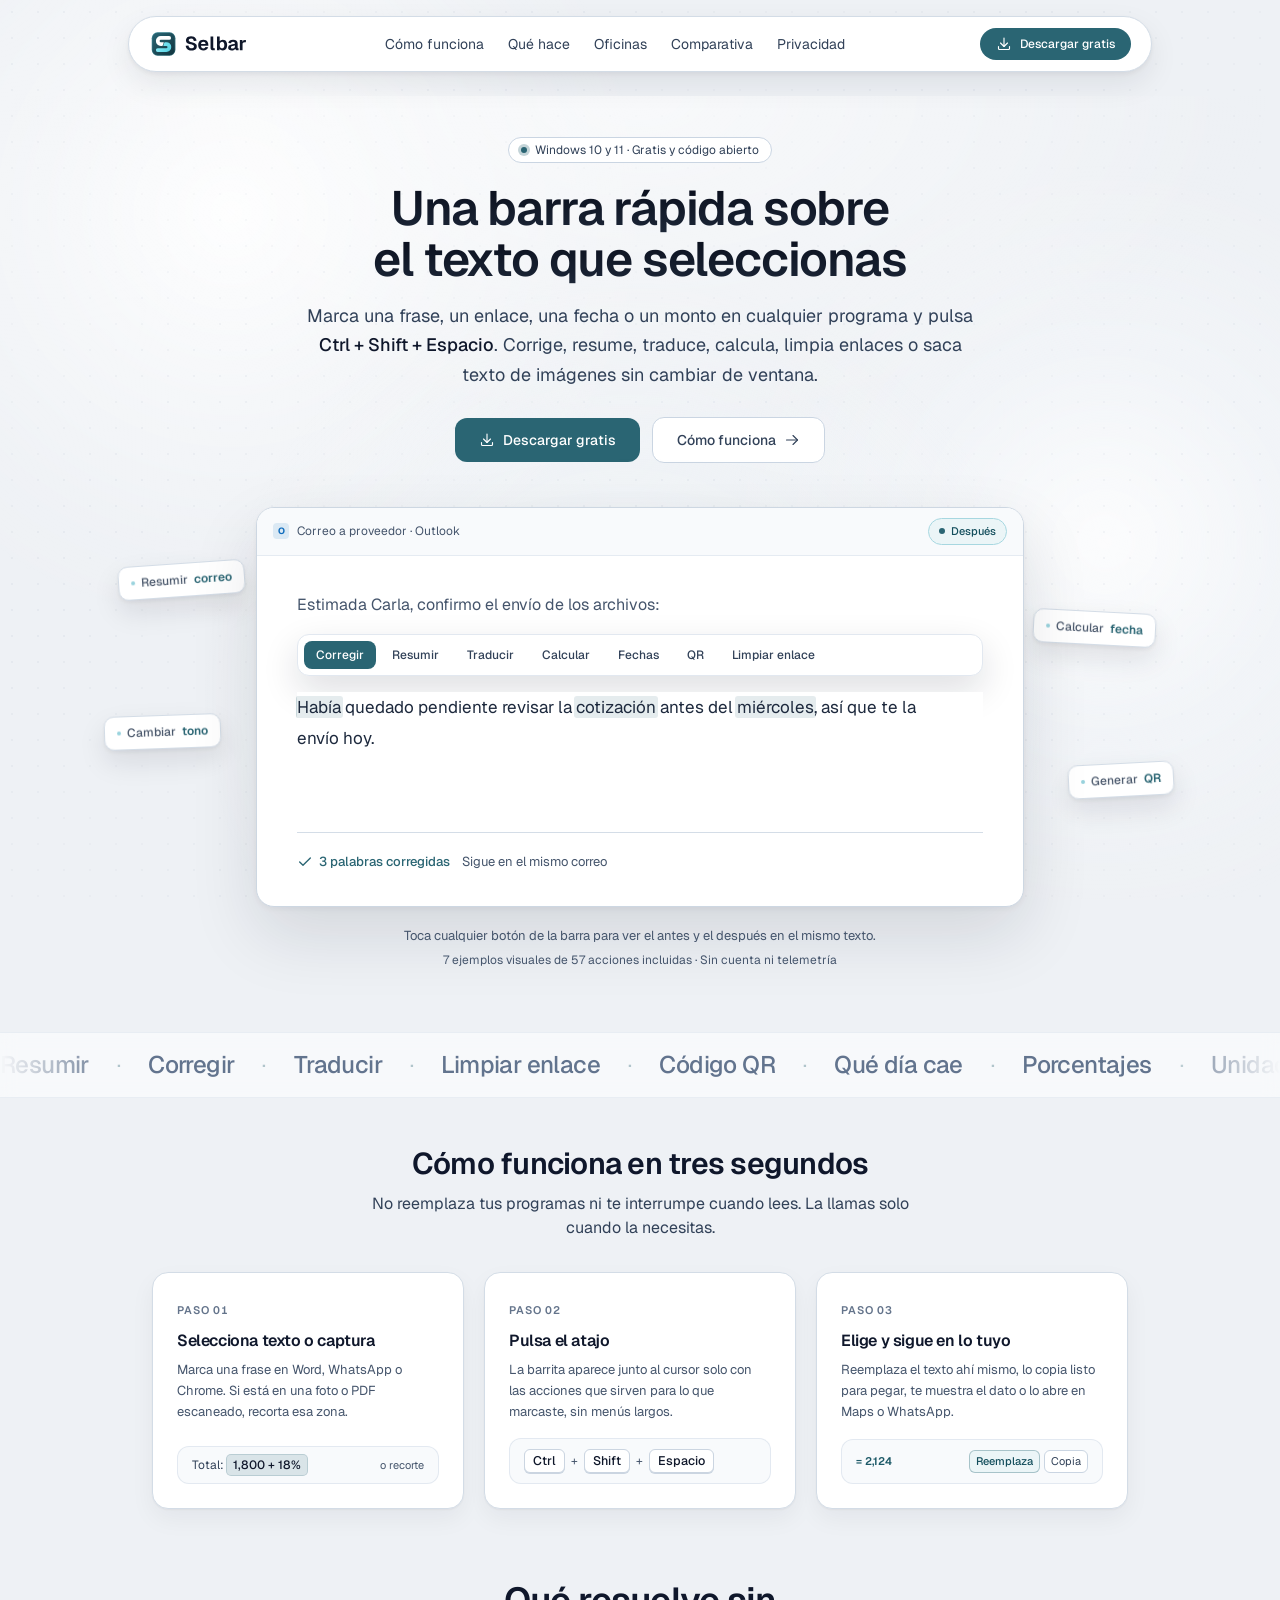
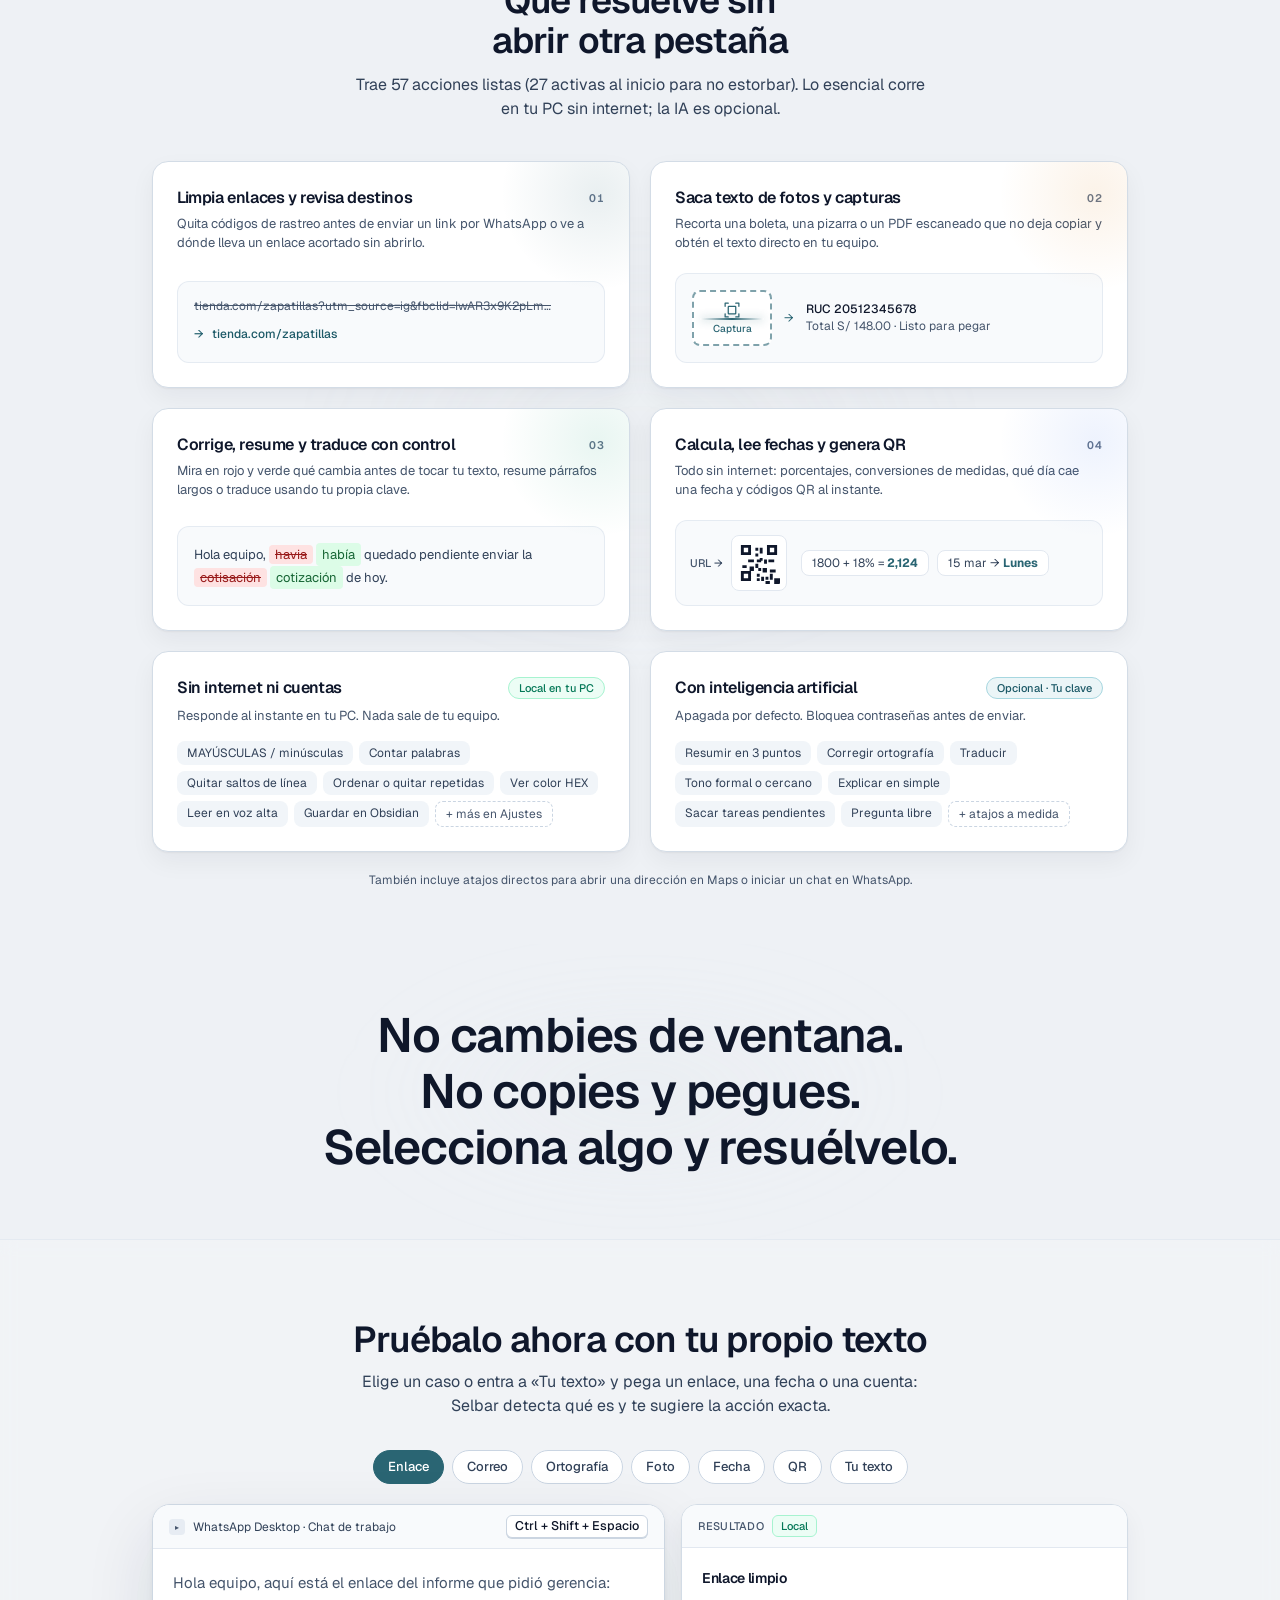
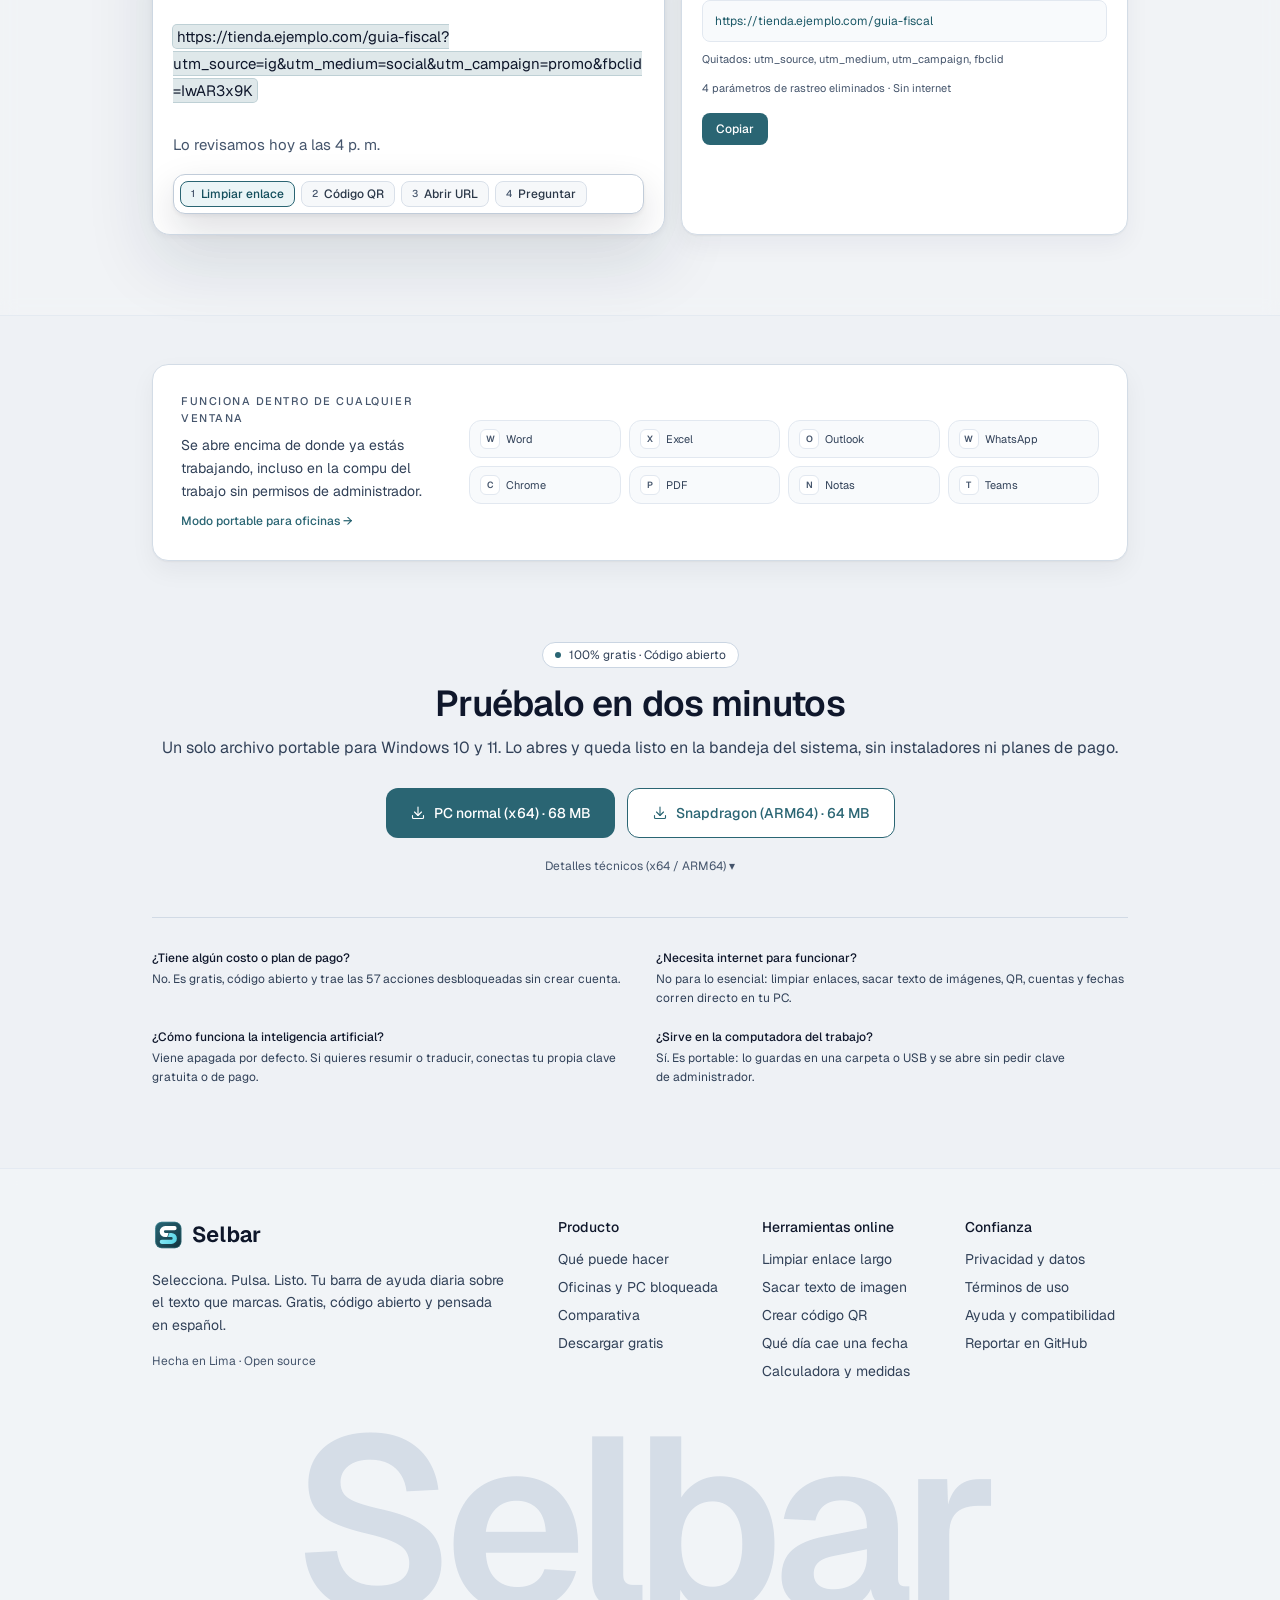
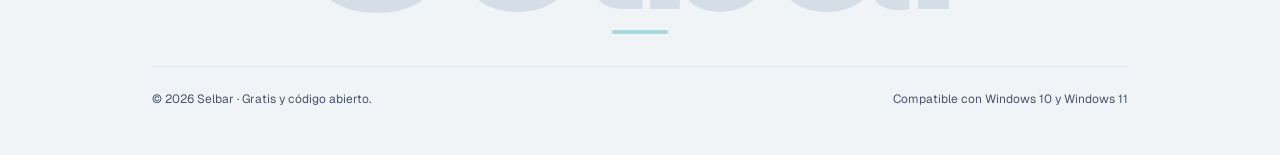
<file: index.html>
<!doctype html>
<html lang="es">
<head>
  <meta charset="utf-8" />
  <meta name="viewport" content="width=device-width, initial-scale=1.0" />
  <title>Selbar · Selecciona un texto, pulsa el atajo y resuelve (Windows)</title>
  <meta name="description" content="Selecciona texto en Word, el correo, un PDF o WhatsApp y pulsa Ctrl + Shift + Espacio. Limpia enlaces, resume, corrige, traduce y saca el texto de una imagen sin cambiar de ventana." />
  <link rel="canonical" href="https://alarconcesar.github.io/selbar/" />
  <meta property="og:type" content="website" />
  <meta property="og:site_name" content="Selbar" />
  <meta property="og:title" content="Selbar · Selecciona un texto, pulsa el atajo y resuelve (Windows)" />
  <meta property="og:description" content="Selecciona texto en Word, el correo, un PDF o WhatsApp y pulsa Ctrl + Shift + Espacio. Limpia enlaces, resume, corrige, traduce y saca el texto de una imagen sin cambiar de ventana." />
  <meta property="og:url" content="https://alarconcesar.github.io/selbar/" />
  <meta property="og:image" content="https://alarconcesar.github.io/selbar/assets/og-selbar.png" />
  <meta name="twitter:card" content="summary_large_image" />
  <meta name="twitter:title" content="Selbar · Selecciona un texto, pulsa el atajo y resuelve (Windows)" />
  <meta name="twitter:description" content="Selecciona texto en Word, el correo, un PDF o WhatsApp y pulsa Ctrl + Shift + Espacio. Limpia enlaces, resume, corrige, traduce y saca el texto de una imagen sin cambiar de ventana." />
  <meta name="twitter:image" content="https://alarconcesar.github.io/selbar/assets/og-selbar.png" />
  <link rel="icon" href="./favicon.ico" sizes="32x32" />
  <link rel="icon" type="image/svg+xml" href="./favicon.svg" />
  <link rel="apple-touch-icon" href="./apple-touch-icon.png" />
  <link rel="manifest" href="./site.webmanifest" />
  <link rel="preconnect" href="https://fonts.googleapis.com" />
  <link rel="preconnect" href="https://fonts.gstatic.com" crossorigin />
  <link href="https://fonts.googleapis.com/css2?family=Geist+Mono:wght@400;500;600&family=Geist:wght@400;500;600;700&display=swap" rel="stylesheet" />
  <script type="application/ld+json">{"@context":"https://schema.org","@type":"SoftwareApplication","name":"Selbar","operatingSystem":"Windows 10, Windows 11","applicationCategory":"UtilitiesApplication","softwareVersion":"0.13.6","inLanguage":"es","url":"https://alarconcesar.github.io/selbar","offers":{"@type":"Offer","price":"0","priceCurrency":"USD"},"description":"Barra de acciones rápida para Windows sobre el texto que seleccionas. Limpia enlaces, lee texto de imágenes, crea códigos QR y resume o corrige sin cambiar de ventana."}</script>
  <script type="module" crossorigin src="./assets/main-DIk294JU.js"></script>
  <link rel="stylesheet" crossorigin href="./assets/main-DAk2SBkb.css">
</head>
<body class="bg-[#eef1f5] text-slate-700 antialiased selection:bg-[#2a6573]/20 selection:text-slate-900 relative">
  <!-- Living light ambient canvas behind all sections -->
  <div class="bg-ambient" aria-hidden="true">
    <div class="bg-orb bg-orb-1"></div>
    <div class="bg-orb bg-orb-2"></div>
    <div class="bg-orb bg-orb-3"></div>
    <canvas id="living-bg-canvas" class="absolute inset-0 w-full h-full pointer-events-none"></canvas>
    <div id="bg-spotlight" class="bg-spotlight"></div>
  </div>

  <a href="#contenido" class="sr-only focus:not-sr-only focus:fixed focus:top-4 focus:left-4 focus:z-50 focus:px-4 focus:py-2 focus:rounded-lg focus:bg-[#2a6573] focus:text-white">Saltar al contenido</a>

  <!-- Floating Island Navbar -->
  <header class="fixed top-4 inset-x-0 z-40 px-4 pointer-events-none">
    <div class="max-w-5xl mx-auto pointer-events-auto">
      <nav aria-label="Navegación principal" class="island-nav relative overflow-hidden rounded-full px-4 sm:px-5 h-14 flex items-center justify-between gap-4">
        <a href="./" class="flex items-center shrink-0 focus:outline-none">
          <img src="./assets/selbar-logo.svg" alt="Selbar" width="203" height="64" class="h-8 w-auto" />
        </a>

        <div class="hidden md:flex items-center gap-6 text-sm text-slate-700">
          <a href="./index.html#como-funciona" class="hover:text-slate-900 transition-colors">Cómo funciona</a>
          <a href="./index.html#funciones" class="hover:text-slate-900 transition-colors">Qué hace</a>
          <a href="./oficinas-y-pc-bloqueada/index.html" class="hover:text-slate-900 transition-colors">Oficinas</a>
          <a href="./comparativa/index.html" class="hover:text-slate-900 transition-colors">Comparativa</a>
          <a href="./privacidad/index.html" class="hover:text-slate-900 transition-colors">Privacidad</a>
        </div>

        <div class="flex items-center gap-2.5">
          <a href="./index.html#descarga" class="btn-press hidden sm:inline-flex items-center gap-2 px-4 py-2 rounded-full bg-[#2a6573] hover:bg-[#21535f] text-white text-xs font-medium">
            <svg class="w-4 h-4 shrink-0" viewBox="0 0 256 256" fill="none" stroke="currentColor" stroke-width="18" stroke-linecap="round" stroke-linejoin="round"><path d="M128 32v136"/><polyline points="72 112 128 168 184 112"/><path d="M40 168v32a16 16 0 0 0 16 16h144a16 16 0 0 0 16-16v-32"/></svg>
            <span>Descargar gratis</span>
          </a>
          <button id="mobile-nav-toggle" type="button" aria-label="Abrir menú" aria-expanded="false" class="btn-press md:hidden w-10 h-10 rounded-full border border-slate-200 bg-white flex flex-col items-center justify-center gap-1.5 text-slate-700 cursor-pointer">
            <span class="burger-line burger-line-1 w-4 h-0.5 bg-current rounded-full"></span>
            <span class="burger-line burger-line-2 w-4 h-0.5 bg-current rounded-full"></span>
          </button>
        </div>
        <span id="scroll-progress" aria-hidden="true" class="scroll-progress pointer-events-none absolute bottom-0 left-6 right-6 h-[2px] rounded-full bg-[#2a6573]/75"></span>
      </nav>
    </div>
  </header>

  <!-- Mobile Drawer (uses visibility + opacity, never mount/unmount) -->
  <div id="mobile-nav-drawer" class="fixed inset-0 z-30 bg-white/95 backdrop-blur-xl pt-24 px-6 pb-8 flex flex-col justify-between transition-all duration-200 md:hidden" style="visibility: hidden; opacity: 0; pointer-events: none;">
    <div class="space-y-2">
      <a href="./" class="block px-4 py-3 rounded-xl text-base font-medium text-slate-900 bg-slate-100 border border-slate-200">Inicio</a>
      <a href="./index.html#como-funciona" class="block px-4 py-3 rounded-xl text-base text-slate-700 hover:bg-slate-100">Cómo funciona</a>
      <a href="./index.html#funciones" class="block px-4 py-3 rounded-xl text-base text-slate-700 hover:bg-slate-100">Qué hace</a>
      <a href="./oficinas-y-pc-bloqueada/index.html" class="block px-4 py-3 rounded-xl text-base text-slate-700 hover:bg-slate-100">Oficinas y PCs con restricciones</a>
      <a href="./comparativa/index.html" class="block px-4 py-3 rounded-xl text-base text-slate-700 hover:bg-slate-100">Comparativa honesta</a>
      <a href="./privacidad/index.html" class="block px-4 py-3 rounded-xl text-base text-slate-700 hover:bg-slate-100">Privacidad</a>
      <a href="./problemas-conocidos/index.html" class="block px-4 py-3 rounded-xl text-base text-slate-700 hover:bg-slate-100">Ayuda y compatibilidad</a>
    </div>
    <a href="./index.html#descarga" class="w-full inline-flex items-center justify-center gap-2 px-5 py-3.5 rounded-xl bg-[#2a6573] text-white text-sm font-medium">
      <svg class="w-4 h-4 shrink-0" viewBox="0 0 256 256" fill="none" stroke="currentColor" stroke-width="18" stroke-linecap="round" stroke-linejoin="round"><path d="M128 32v136"/><polyline points="72 112 128 168 184 112"/><path d="M40 168v32a16 16 0 0 0 16 16h144a16 16 0 0 0 16-16v-32"/></svg>
      <span>Descargar gratis para Windows</span>
    </a>
  </div>

  <main id="contenido" class="relative z-10 pt-24">
    
  <section id="hero-section" class="relative overflow-hidden">
    <div class="hero-mesh-wash absolute inset-0 pointer-events-none" aria-hidden="true"></div>
    <div class="relative max-w-5xl mx-auto px-4 sm:px-6 pt-6 sm:pt-10 pb-12 sm:pb-16 text-center">

      <div class="hero-enter inline-flex items-center gap-2 px-3 py-1 rounded-full bg-white border border-slate-300 text-xs text-slate-700" style="--d:0ms;">
        <span class="pulse-dot w-1.5 h-1.5 rounded-full bg-[#2a6573]"></span>
        Windows 10 y 11 · Gratis y código abierto
      </div>

      <h1 class="hero-enter mt-5 text-4xl leading-[1.08] sm:text-5xl sm:leading-[1.06] font-semibold tracking-tight max-w-[680px] mx-auto" style="--d:55ms;">
        <span class="hero-title-gradient">Una barra rápida sobre</span>
        <br class="hidden sm:inline" />
        <span class="hero-title-gradient">el texto que seleccionas</span>
      </h1>

      <p class="hero-enter mt-4 text-base sm:text-lg text-slate-700 max-w-[680px] mx-auto leading-relaxed" style="--d:110ms;">
        Marca una frase, un enlace, una fecha o un monto en cualquier programa y pulsa <span class="font-medium text-slate-900 whitespace-nowrap">Ctrl + Shift + Espacio</span>. Corrige, resume, traduce, calcula, limpia enlaces o saca texto de imágenes sin cambiar de ventana.
      </p>

      <div class="hero-enter mt-7 flex flex-col sm:flex-row items-center justify-center gap-3" style="--d:165ms;">
        <a href="#descarga" class="btn-press w-full sm:w-auto inline-flex items-center justify-center gap-2 px-6 py-3 rounded-xl bg-[#2a6573] hover:bg-[#21535f] text-white text-sm font-medium">
          <svg class="w-4 h-4 shrink-0" viewBox="0 0 256 256" fill="none" stroke="currentColor" stroke-width="18" stroke-linecap="round" stroke-linejoin="round"><path d="M128 32v136"/><polyline points="72 112 128 168 184 112"/><path d="M40 168v32a16 16 0 0 0 16 16h144a16 16 0 0 0 16-16v-32"/></svg>
          <span>Descargar gratis</span>
        </a>
        <a href="#como-funciona" class="btn-press w-full sm:w-auto inline-flex items-center justify-center gap-2 px-6 py-3 rounded-xl bg-white border border-slate-300 hover:border-slate-400 text-slate-700 text-sm font-medium">
          <span>Cómo funciona</span>
          <svg class="w-4 h-4 shrink-0" viewBox="0 0 256 256" fill="none" stroke="currentColor" stroke-width="18" stroke-linecap="round" stroke-linejoin="round"><line x1="40" y1="128" x2="216" y2="128"/><polyline points="144 56 216 128 144 200"/></svg>
        </a>
      </div>

      <!-- Visual protagonista único (vivo e interactivo) -->
      <div id="hero-stage" class="hero-enter mt-9 sm:mt-11 max-w-3xl mx-auto text-left relative" style="--d:220ms;">
        <div class="absolute -inset-x-12 -top-8 bottom-0 soft-halo blur-2xl hidden sm:block"></div>

        <!-- Acciones fantasma: flotan suavemente y reaccionan al puntero en desktop -->
        <div class="hidden xl:block ghost-chip" data-parallax="-0.7" data-rot="-4" style="top:14%; left:-138px; transform: rotate(-4deg);">
          <span class="ghost-chip-inner" style="--float-dur:5.4s; --float-delay:-0.8s;">Resumir <strong>correo</strong></span>
        </div>
        <div class="hidden xl:block ghost-chip" data-parallax="0.85" data-rot="-2" style="top:52%; left:-152px; transform: rotate(-2deg);">
          <span class="ghost-chip-inner" style="--float-dur:6.4s; --float-delay:-2.9s;">Cambiar <strong>tono</strong></span>
        </div>
        <div class="hidden xl:block ghost-chip" data-parallax="0.75" data-rot="3" style="top:26%; right:-132px; transform: rotate(3deg);">
          <span class="ghost-chip-inner" style="--float-dur:5.9s; --float-delay:-1.7s;">Calcular <strong>fecha</strong></span>
        </div>
        <div class="hidden xl:block ghost-chip" data-parallax="-0.9" data-rot="-3" style="top:64%; right:-150px; transform: rotate(-3deg);">
          <span class="ghost-chip-inner" style="--float-dur:6.8s; --float-delay:-3.6s;">Generar <strong>QR</strong></span>
        </div>

        <div id="hero-mockup" class="selbar-window overflow-hidden relative">
          <div class="flex items-center gap-2 px-4 py-2.5 border-b border-slate-200/80 bg-[#f8fafc]">
            <span id="hero-app-badge" class="w-4 h-4 rounded bg-[#0f6cbd]/10 text-[9px] font-bold text-[#0f6cbd] flex items-center justify-center">O</span>
            <span id="hero-doc-title" class="text-xs text-slate-600 truncate">Correo a proveedor · Outlook</span>
            <span id="hero-ab-pill" data-state="before" class="hero-ab-pill ml-auto shrink-0 inline-flex items-center gap-1.5 rounded-full border px-2.5 py-1 text-[11px] font-medium">
              <span class="hero-ab-dot w-1.5 h-1.5 rounded-full"></span>
              <span id="hero-ab-label">Antes</span>
            </span>
          </div>

          <div class="px-5 sm:px-10 py-7 sm:py-9 relative">
            <p id="hero-doc-intro" class="text-sm sm:text-base text-slate-600 leading-relaxed">
              Estimada Carla, confirmo el envío de los archivos:
            </p>

            <!-- Barrita flotante interactiva -->
            <div id="hero-bar-demo" class="bar-pop my-4 flex flex-wrap items-center gap-1 p-1.5 rounded-xl bg-white border border-slate-200 shadow-[0_14px_36px_rgba(15,23,42,0.14)]">
              <button type="button" data-hero-action="corregir" aria-pressed="true" class="hero-chip-btn inline-flex items-center gap-1.5 px-2.5 sm:px-3 py-1.5 rounded-lg text-[11px] sm:text-xs font-medium cursor-pointer bg-[#2a6573] text-white">
                Corregir
              </button><button type="button" data-hero-action="resumir" aria-pressed="false" class="hero-chip-btn inline-flex items-center gap-1.5 px-2.5 sm:px-3 py-1.5 rounded-lg text-[11px] sm:text-xs font-medium cursor-pointer text-slate-700 hover:bg-slate-100">
                Resumir
              </button><button type="button" data-hero-action="traducir" aria-pressed="false" class="hero-chip-btn inline-flex items-center gap-1.5 px-2.5 sm:px-3 py-1.5 rounded-lg text-[11px] sm:text-xs font-medium cursor-pointer text-slate-700 hover:bg-slate-100">
                Traducir
              </button><button type="button" data-hero-action="calcular" aria-pressed="false" class="hero-chip-btn inline-flex items-center gap-1.5 px-2.5 sm:px-3 py-1.5 rounded-lg text-[11px] sm:text-xs font-medium cursor-pointer text-slate-700 hover:bg-slate-100">
                Calcular
              </button><button type="button" data-hero-action="fechas" aria-pressed="false" class="hero-chip-btn inline-flex items-center gap-1.5 px-2.5 sm:px-3 py-1.5 rounded-lg text-[11px] sm:text-xs font-medium cursor-pointer text-slate-700 hover:bg-slate-100">
                Fechas
              </button><button type="button" data-hero-action="qr" aria-pressed="false" class="hero-chip-btn inline-flex items-center gap-1.5 px-2.5 sm:px-3 py-1.5 rounded-lg text-[11px] sm:text-xs font-medium cursor-pointer text-slate-700 hover:bg-slate-100">
                QR
              </button><button type="button" data-hero-action="limpiar" aria-pressed="false" class="hero-chip-btn inline-flex items-center gap-1.5 px-2.5 sm:px-3 py-1.5 rounded-lg text-[11px] sm:text-xs font-medium cursor-pointer text-slate-700 hover:bg-slate-100">
                Limpiar enlace
              </button>
            </div>

            <div id="hero-doc-body" class="hero-doc-body text-[15px] sm:text-[17px] leading-[1.85] text-slate-800">
              <p id="hero-doc-before" class="hero-doc-layer hero-doc-before">
                <span class="hero-sel">Havia quedado pendiente revisar la cotisación antes del miercoles</span>, así que te la envío hoy.
              </p>
              <p id="hero-doc-after" class="hero-doc-layer hero-doc-after" aria-hidden="true">
                <span class="hero-changed">Había</span> quedado pendiente revisar la <span class="hero-changed">cotización</span> antes del <span class="hero-changed">miércoles</span>, así que te la envío hoy.
              </p>
              <span class="hero-doc-scan" aria-hidden="true"></span>
            </div>

            <div id="hero-result-wrap" class="mt-6 pt-5 border-t border-slate-300/80 flex flex-wrap items-center gap-x-3 gap-y-1 text-xs sm:text-[13px]">
              <span id="hero-result-label" class="inline-flex items-center gap-1.5 font-medium text-[#2a6573]"><span class="inline-flex items-center gap-1.5"><span class="w-1.5 h-1.5 rounded-full bg-slate-400"></span><span class="text-slate-600">Corregir · pendiente</span></span></span>
              <span id="hero-result-text" class="text-slate-600">El texto sigue igual</span>
            </div>
          </div>
        </div>
      </div>

      <p class="hero-enter mt-5 text-xs sm:text-[13px] text-slate-600" style="--d:265ms;">
        Toca cualquier botón de la barra para ver el antes y el después en el mismo texto.
      </p>
      <p class="hero-enter mt-2 text-xs text-slate-600" style="--d:300ms;">
        7 ejemplos visuales de 57 acciones incluidas · Sin cuenta ni telemetría
      </p>
    </div>
  </section>

  <section aria-hidden="true" class="border-y border-slate-200/70 bg-white/55 backdrop-blur-sm">
    <div class="marquee py-3.5 sm:py-4">
      <div class="marquee-track items-center gap-5 sm:gap-7 pr-5 sm:pr-7 text-xl sm:text-2xl font-medium tracking-tight text-slate-500">
        <span class="shrink-0">Resumir</span><span class="shrink-0 text-[#2a6573]/35 text-base sm:text-lg">·</span><span class="shrink-0">Corregir</span><span class="shrink-0 text-[#2a6573]/35 text-base sm:text-lg">·</span><span class="shrink-0">Traducir</span><span class="shrink-0 text-[#2a6573]/35 text-base sm:text-lg">·</span><span class="shrink-0">Limpiar enlace</span><span class="shrink-0 text-[#2a6573]/35 text-base sm:text-lg">·</span><span class="shrink-0">Código QR</span><span class="shrink-0 text-[#2a6573]/35 text-base sm:text-lg">·</span><span class="shrink-0">Qué día cae</span><span class="shrink-0 text-[#2a6573]/35 text-base sm:text-lg">·</span><span class="shrink-0">Porcentajes</span><span class="shrink-0 text-[#2a6573]/35 text-base sm:text-lg">·</span><span class="shrink-0">Unidades</span><span class="shrink-0 text-[#2a6573]/35 text-base sm:text-lg">·</span><span class="shrink-0">Mayúsculas</span><span class="shrink-0 text-[#2a6573]/35 text-base sm:text-lg">·</span><span class="shrink-0">Ordenar</span><span class="shrink-0 text-[#2a6573]/35 text-base sm:text-lg">·</span>
        <span class="shrink-0">Resumir</span><span class="shrink-0 text-[#2a6573]/35 text-base sm:text-lg">·</span><span class="shrink-0">Corregir</span><span class="shrink-0 text-[#2a6573]/35 text-base sm:text-lg">·</span><span class="shrink-0">Traducir</span><span class="shrink-0 text-[#2a6573]/35 text-base sm:text-lg">·</span><span class="shrink-0">Limpiar enlace</span><span class="shrink-0 text-[#2a6573]/35 text-base sm:text-lg">·</span><span class="shrink-0">Código QR</span><span class="shrink-0 text-[#2a6573]/35 text-base sm:text-lg">·</span><span class="shrink-0">Qué día cae</span><span class="shrink-0 text-[#2a6573]/35 text-base sm:text-lg">·</span><span class="shrink-0">Porcentajes</span><span class="shrink-0 text-[#2a6573]/35 text-base sm:text-lg">·</span><span class="shrink-0">Unidades</span><span class="shrink-0 text-[#2a6573]/35 text-base sm:text-lg">·</span><span class="shrink-0">Mayúsculas</span><span class="shrink-0 text-[#2a6573]/35 text-base sm:text-lg">·</span><span class="shrink-0">Ordenar</span><span class="shrink-0 text-[#2a6573]/35 text-base sm:text-lg">·</span>
      </div>
    </div>
  </section>

  <section id="como-funciona" class="pt-10 sm:pt-12 pb-6 sm:pb-8 scroll-mt-24 sm:scroll-mt-28">
    <div class="max-w-5xl mx-auto px-4 sm:px-6">
      <div class="text-center max-w-xl mx-auto">
        <h2 class="text-2xl sm:text-3xl font-semibold tracking-tight text-slate-900">
          Cómo funciona en tres segundos
        </h2>
        <p class="mt-2.5 text-sm sm:text-base text-slate-700">
          No reemplaza tus programas ni te interrumpe cuando lees. La llamas solo cuando la necesitas.
        </p>
      </div>

      <div class="mt-8 grid md:grid-cols-3 gap-5">
        
          <div class="fluent-card reveal-item p-5 sm:p-6 min-w-0 flex flex-col justify-between" data-reveal style="--stagger:0ms;">
            <div>
              <span class="bento-index">PASO 01</span>
              <h3 class="mt-2 text-base font-semibold text-slate-900">Selecciona texto o captura</h3>
              <p class="mt-1.5 text-[13px] text-slate-600 leading-relaxed">Marca una frase en Word, WhatsApp o Chrome. Si está en una foto o PDF escaneado, recorta esa zona.</p>
            </div>
            <div class="mt-4 rounded-xl bg-[#f8fafc] border border-slate-200/90 px-3.5 py-2.5 text-xs text-slate-700 flex items-center justify-between gap-2">
        <span>Total: <span class="rounded bg-[#2a6573]/15 px-1.5 py-0.5 font-medium text-slate-900 ring-1 ring-[#2a6573]/30">1,800 + 18%</span></span>
        <span class="text-[11px] text-slate-600">o recorte</span>
      </div>
          </div>
          <div class="fluent-card reveal-item p-5 sm:p-6 min-w-0 flex flex-col justify-between" data-reveal style="--stagger:60ms;">
            <div>
              <span class="bento-index">PASO 02</span>
              <h3 class="mt-2 text-base font-semibold text-slate-900">Pulsa el atajo</h3>
              <p class="mt-1.5 text-[13px] text-slate-600 leading-relaxed">La barrita aparece junto al cursor solo con las acciones que sirven para lo que marcaste, sin menús largos.</p>
            </div>
            <div class="mt-4 rounded-xl bg-[#f8fafc] border border-slate-200/90 px-3.5 py-2.5 flex flex-wrap items-center gap-1.5">
        <kbd class="kbd-cap">Ctrl</kbd>
        <span class="text-xs text-slate-600">+</span>
        <kbd class="kbd-cap">Shift</kbd>
        <span class="text-xs text-slate-600">+</span>
        <kbd class="kbd-cap">Espacio</kbd>
      </div>
          </div>
          <div class="fluent-card reveal-item p-5 sm:p-6 min-w-0 flex flex-col justify-between" data-reveal style="--stagger:120ms;">
            <div>
              <span class="bento-index">PASO 03</span>
              <h3 class="mt-2 text-base font-semibold text-slate-900">Elige y sigue en lo tuyo</h3>
              <p class="mt-1.5 text-[13px] text-slate-600 leading-relaxed">Reemplaza el texto ahí mismo, lo copia listo para pegar, te muestra el dato o lo abre en Maps o WhatsApp.</p>
            </div>
            <div class="mt-4 rounded-xl bg-[#f8fafc] border border-slate-200/90 px-3.5 py-2.5 flex flex-wrap items-center justify-between gap-1.5 text-[11px]">
        <span class="font-semibold text-[#1c5967]">= 2,124</span>
        <span class="inline-flex items-center gap-1">
          <span class="rounded-md bg-[#ebf5f7] border border-[#2a6573]/35 px-1.5 py-0.5 font-medium text-[#134e5c]">Reemplaza</span>
          <span class="rounded-md bg-white border border-slate-300 px-1.5 py-0.5 text-slate-700">Copia</span>
        </span>
      </div>
          </div>
      </div>
    </div>
  </section>

  <section id="funciones" class="relative overflow-hidden pt-8 sm:pt-10 pb-12 sm:pb-14 scroll-mt-24 sm:scroll-mt-28">
    <div class="pointer-events-none absolute left-1/2 top-1/2 -translate-x-1/2 -translate-y-1/2 w-[720px] h-[420px] soft-halo-breathe blur-3xl opacity-80" aria-hidden="true"></div>
    <div class="relative max-w-5xl mx-auto px-4 sm:px-6">
      <div class="text-center max-w-xl mx-auto">
        <h2 class="text-2xl sm:text-4xl font-semibold tracking-tight text-slate-900">
          Qué resuelve sin abrir otra pestaña
        </h2>
        <p class="mt-3 text-sm sm:text-base text-slate-700">
          Trae 57 acciones listas (27 activas al inicio para no estorbar). Lo esencial corre en tu PC sin internet; la IA es opcional.
        </p>
      </div>

      <div class="mt-10 grid md:grid-cols-2 gap-5">

        <!-- Card 1: Limpiar enlaces -->
        <div class="fluent-card reveal-item relative overflow-hidden p-6 min-w-0 flex flex-col justify-between" data-reveal style="--stagger:0ms;">
          <div class="pointer-events-none absolute -top-16 -right-16 w-48 h-48 rounded-full bg-[radial-gradient(closest-side,rgba(42,101,115,0.10),transparent)]"></div>
          <div>
            <div class="flex items-center justify-between gap-3">
              <h3 class="text-base font-semibold text-slate-900">Limpia enlaces y revisa destinos</h3>
              <span class="bento-index">01</span>
            </div>
            <p class="mt-1 text-[13px] text-slate-600">Quita códigos de rastreo antes de enviar un link por WhatsApp o ve a dónde lleva un enlace acortado sin abrirlo.</p>
          </div>
          <div class="mt-5 rounded-xl bg-[#f8fafc] border border-slate-200/80 p-4 space-y-2 text-xs">
            <div class="text-slate-600 line-through truncate">tienda.com/zapatillas?utm_source=ig&amp;fbclid=IwAR3x9K2pLm…</div>
            <div class="utm-clean-shine inline-flex items-center gap-2 px-2 py-1 -mx-2 rounded-lg text-[#1c5967] font-medium">
              <span class="text-[#2a6573]">→</span>
              <span>tienda.com/zapatillas</span>
            </div>
          </div>
        </div>

        <!-- Card 2: Sacar texto de imagen -->
        <div class="fluent-card reveal-item relative overflow-hidden p-6 min-w-0 flex flex-col justify-between" data-reveal style="--stagger:60ms;">
          <div class="pointer-events-none absolute -top-16 -right-16 w-48 h-48 rounded-full bg-[radial-gradient(closest-side,rgba(217,119,6,0.09),transparent)]"></div>
          <div>
            <div class="flex items-center justify-between gap-3">
              <h3 class="text-base font-semibold text-slate-900">Saca texto de fotos y capturas</h3>
              <span class="bento-index">02</span>
            </div>
            <p class="mt-1 text-[13px] text-slate-600">Recorta una boleta, una pizarra o un PDF escaneado que no deja copiar y obtén el texto directo en tu equipo.</p>
          </div>
          <div class="mt-5 rounded-xl bg-[#f8fafc] border border-slate-200/80 p-4 flex items-center gap-3 text-xs">
            <div class="ocr-box w-20 h-14 rounded-lg border-2 border-dashed border-[#2a6573]/60 bg-white flex flex-col items-center justify-center shrink-0 text-[10px] text-[#2a6573] font-medium">
              <span class="ocr-scan-line" aria-hidden="true"></span>
              <svg class="w-5 h-5 shrink-0" viewBox="0 0 256 256" fill="none" stroke="currentColor" stroke-width="16" stroke-linecap="round" stroke-linejoin="round"><path d="M176 40h40v40"/><path d="M80 216H40v-40"/><path d="M216 176v40h-40"/><path d="M40 80V40h40"/><rect x="80" y="80" width="96" height="96" rx="8"/></svg>
              <span class="mt-0.5">Captura</span>
            </div>
            <span class="text-[#2a6573] shrink-0">→</span>
            <div class="text-slate-700 leading-snug">
              <div class="font-medium text-slate-900">RUC 20512345678</div>
              <div class="text-slate-600">Total S/ 148.00 · Listo para pegar</div>
            </div>
          </div>
        </div>

        <!-- Card 3: Corregir viendo qué cambia -->
        <div class="fluent-card reveal-item relative overflow-hidden p-6 min-w-0 flex flex-col justify-between" data-reveal style="--stagger:120ms;">
          <div class="pointer-events-none absolute -top-16 -right-16 w-48 h-48 rounded-full bg-[radial-gradient(closest-side,rgba(5,150,105,0.09),transparent)]"></div>
          <div>
            <div class="flex items-center justify-between gap-3">
              <h3 class="text-base font-semibold text-slate-900">Corrige, resume y traduce con control</h3>
              <span class="bento-index">03</span>
            </div>
            <p class="mt-1 text-[13px] text-slate-600">Mira en rojo y verde qué cambia antes de tocar tu texto, resume párrafos largos o traduce usando tu propia clave.</p>
          </div>
          <div class="mt-5 rounded-xl bg-[#f8fafc] border border-slate-200/80 p-4 text-[13px] text-slate-700 leading-relaxed">
            Hola equipo, <span class="diff-del">havia</span> <span class="diff-add diff-pulse">había</span> quedado pendiente enviar la <span class="diff-del">cotisación</span> <span class="diff-add diff-pulse diff-pulse-delay">cotización</span> de hoy.
          </div>
        </div>

        <!-- Card 4: QR, fechas y cuentas -->
        <div class="fluent-card reveal-item relative overflow-hidden p-6 min-w-0 flex flex-col justify-between" data-reveal style="--stagger:180ms;">
          <div class="pointer-events-none absolute -top-16 -right-16 w-48 h-48 rounded-full bg-[radial-gradient(closest-side,rgba(37,99,235,0.08),transparent)]"></div>
          <div>
            <div class="flex items-center justify-between gap-3">
              <h3 class="text-base font-semibold text-slate-900">Calcula, lee fechas y genera QR</h3>
              <span class="bento-index">04</span>
            </div>
            <p class="mt-1 text-[13px] text-slate-600">Todo sin internet: porcentajes, conversiones de medidas, qué día cae una fecha y códigos QR al instante.</p>
          </div>
          <div class="mt-5 rounded-xl bg-[#f8fafc] border border-slate-200/80 p-3.5 flex items-center gap-3.5 text-xs">
            <div class="flex items-center gap-2 shrink-0">
              <span class="text-[11px] text-slate-600 font-medium">URL →</span>
              <svg class="w-14 h-14 shrink-0 rounded-lg bg-white p-1.5 border border-slate-200 text-slate-900" viewBox="0 0 29 29" fill="currentColor" aria-hidden="true">
  <path d="M2 2h7v7H2zm2 2v3h3V4zm16-2h7v7h-7zm2 2v3h3V4zM2 20h7v7H2zm2 2v3h3v-3zm8-18h2v2h-2zm3 0h2v4h-2zm-3 4h2v2h-2zm3 3h2v2h-2zm-8 1h4v2H7zm6 0h3v2h-3zm5 0h2v3h-2zm3 0h4v2h-4zm-9 3h2v3h-2zm-9 1h3v2H3zm5 1h3v3H8zm6 1h2v2h-2zm3 0h3v3h-3zm5 1h4v2h-4zm-9 3h2v2h-2zm3 2h2v3h-2zm3 0h2v2h-2zm3-2h2v4h-2zm-9 3h2v2h-2zm12 0h4v4h-4zm-6 2h3v2h-3z"/>
</svg>
            </div>
            <div class="flex flex-wrap gap-2">
              <span class="compat-chip px-2.5 py-1 rounded-lg bg-white border border-slate-200 text-slate-700">1800 + 18% = <strong class="text-[#2a6573]">2,124</strong></span>
              <span class="compat-chip px-2.5 py-1 rounded-lg bg-white border border-slate-200 text-slate-700">15 mar → <strong class="text-[#2a6573]">Lunes</strong></span>
            </div>
          </div>
        </div>

      </div>

      <!-- Resumen completo de capacidades: local vs IA opcional -->
      <div class="mt-5 grid md:grid-cols-2 gap-5">
        <div class="fluent-card reveal-item p-6 min-w-0" data-reveal style="--stagger:40ms;">
          <div class="flex items-center justify-between gap-3">
            <h3 class="text-base font-semibold text-slate-900">Sin internet ni cuentas</h3>
            <span class="badge-copia px-2.5 py-0.5 rounded-full text-[11px] font-medium shrink-0">Local en tu PC</span>
          </div>
          <p class="mt-1.5 text-[13px] text-slate-600">
            Responde al instante en tu PC. Nada sale de tu equipo.
          </p>
          <div class="mt-4 flex flex-wrap gap-1.5">
            <span class="px-2.5 py-1 rounded-lg bg-[#f1f5f9] text-xs text-slate-700">MAYÚSCULAS / minúsculas</span><span class="px-2.5 py-1 rounded-lg bg-[#f1f5f9] text-xs text-slate-700">Contar palabras</span><span class="px-2.5 py-1 rounded-lg bg-[#f1f5f9] text-xs text-slate-700">Quitar saltos de línea</span><span class="px-2.5 py-1 rounded-lg bg-[#f1f5f9] text-xs text-slate-700">Ordenar o quitar repetidas</span><span class="px-2.5 py-1 rounded-lg bg-[#f1f5f9] text-xs text-slate-700">Ver color HEX</span><span class="px-2.5 py-1 rounded-lg bg-[#f1f5f9] text-xs text-slate-700">Leer en voz alta</span><span class="px-2.5 py-1 rounded-lg bg-[#f1f5f9] text-xs text-slate-700">Guardar en Obsidian</span>
            <span class="px-2.5 py-1 rounded-lg bg-white border border-dashed border-slate-300 text-xs text-slate-600">+ más en Ajustes</span>
          </div>
        </div>

        <div class="fluent-card reveal-item p-6 min-w-0" data-reveal style="--stagger:100ms;">
          <div class="flex items-center justify-between gap-3">
            <h3 class="text-base font-semibold text-slate-900">Con inteligencia artificial</h3>
            <span class="badge-ia px-2.5 py-0.5 rounded-full text-[11px] font-medium shrink-0">Opcional · Tu clave</span>
          </div>
          <p class="mt-1.5 text-[13px] text-slate-600">
            Apagada por defecto. Bloquea contraseñas antes de enviar.
          </p>
          <div class="mt-4 flex flex-wrap gap-1.5">
            <span class="px-2.5 py-1 rounded-lg bg-[#f1f5f9] text-xs text-slate-700">Resumir en 3 puntos</span><span class="px-2.5 py-1 rounded-lg bg-[#f1f5f9] text-xs text-slate-700">Corregir ortografía</span><span class="px-2.5 py-1 rounded-lg bg-[#f1f5f9] text-xs text-slate-700">Traducir</span><span class="px-2.5 py-1 rounded-lg bg-[#f1f5f9] text-xs text-slate-700">Tono formal o cercano</span><span class="px-2.5 py-1 rounded-lg bg-[#f1f5f9] text-xs text-slate-700">Explicar en simple</span><span class="px-2.5 py-1 rounded-lg bg-[#f1f5f9] text-xs text-slate-700">Sacar tareas pendientes</span><span class="px-2.5 py-1 rounded-lg bg-[#f1f5f9] text-xs text-slate-700">Pregunta libre</span>
            <span class="px-2.5 py-1 rounded-lg bg-white border border-dashed border-slate-300 text-xs text-slate-600">+ atajos a medida</span>
          </div>
        </div>
      </div>

      <p class="mt-5 text-center text-xs text-slate-600">
        También incluye atajos directos para abrir una dirección en Maps o iniciar un chat en WhatsApp.
      </p>
    </div>
  </section>

  <section class="relative py-12 sm:py-16 overflow-hidden">
    <div class="pointer-events-none absolute left-1/2 top-1/2 -translate-x-1/2 -translate-y-1/2 w-[560px] h-[220px] soft-halo-breathe blur-2xl" aria-hidden="true"></div>
    <div class="relative max-w-4xl mx-auto px-6">
      <p id="tagline-reveal" class="text-[1.75rem] leading-[1.22] sm:text-5xl sm:leading-[1.16] font-semibold tracking-tight text-center">
        <span class="block"><span class="reveal-word">No</span> <span class="reveal-word">cambies</span> <span class="reveal-word">de</span> <span class="reveal-word">ventana.</span></span>
        <span class="block"><span class="reveal-word">No</span> <span class="reveal-word">copies</span> <span class="reveal-word">y</span> <span class="reveal-word">pegues.</span></span>
        <span class="block"><span class="reveal-word">Selecciona</span> <span class="reveal-word">algo</span> <span class="reveal-word">y</span> <span class="reveal-word">resuélvelo.</span></span>
      </p>
    </div>
  </section>

  <section id="demo" class="py-14 sm:py-20 bg-[#f3f5f8]/45 backdrop-blur-sm border-y border-slate-200/80 scroll-mt-20">
    <div class="max-w-5xl mx-auto px-4 sm:px-6">
      <div class="text-center max-w-xl mx-auto">
        <h2 class="text-2xl sm:text-4xl font-semibold tracking-tight text-slate-900">
          Pruébalo ahora con tu propio texto
        </h2>
        <p class="mt-2.5 text-sm sm:text-base text-slate-700">
          Elige un caso o entra a «Tu texto» y pega un enlace, una fecha o una cuenta: Selbar detecta qué es y te sugiere la acción exacta.
        </p>
      </div>

      <div id="selbar-sim" class="mt-8">
        <div class="flex flex-wrap justify-center gap-2 mb-5">
          <button type="button" data-scenario="utm" aria-pressed="true"
              class="btn-press px-3.5 py-1.5 rounded-full border text-[13px] font-medium cursor-pointer bg-[#2a6573] border-[#2a6573] text-white">Enlace</button><button type="button" data-scenario="resumir" aria-pressed="false"
              class="btn-press px-3.5 py-1.5 rounded-full border text-[13px] font-medium cursor-pointer bg-white border-slate-300 text-slate-700 hover:border-slate-400">Correo</button><button type="button" data-scenario="diff" aria-pressed="false"
              class="btn-press px-3.5 py-1.5 rounded-full border text-[13px] font-medium cursor-pointer bg-white border-slate-300 text-slate-700 hover:border-slate-400">Ortografía</button><button type="button" data-scenario="ocr" aria-pressed="false"
              class="btn-press px-3.5 py-1.5 rounded-full border text-[13px] font-medium cursor-pointer bg-white border-slate-300 text-slate-700 hover:border-slate-400">Foto</button><button type="button" data-scenario="fecha" aria-pressed="false"
              class="btn-press px-3.5 py-1.5 rounded-full border text-[13px] font-medium cursor-pointer bg-white border-slate-300 text-slate-700 hover:border-slate-400">Fecha</button><button type="button" data-scenario="qr" aria-pressed="false"
              class="btn-press px-3.5 py-1.5 rounded-full border text-[13px] font-medium cursor-pointer bg-white border-slate-300 text-slate-700 hover:border-slate-400">QR</button><button type="button" data-scenario="custom" aria-pressed="false"
              class="btn-press px-3.5 py-1.5 rounded-full border text-[13px] font-medium cursor-pointer bg-white border-slate-300 text-slate-700 hover:border-slate-400">Tu texto</button>
        </div>

        <div class="grid lg:grid-cols-[1.15fr_1fr] gap-4">
          <div class="selbar-window min-w-0 overflow-hidden">
            <div class="flex items-center gap-2 px-4 py-2.5 border-b border-slate-200 bg-[#f8fafc]">
              <span class="w-4 h-4 rounded bg-slate-200/80 text-[8px] font-bold text-slate-600 flex items-center justify-center">▸</span>
              <span id="sim-app-title" class="text-xs text-slate-700 truncate">WhatsApp Web · Chat</span>
              <kbd id="sim-key-pulse" class="kbd-cap ml-auto hidden sm:inline-block transition-all whitespace-nowrap">Ctrl + Shift + Espacio</kbd>
            </div>

            <div class="p-4 sm:p-5 min-h-[230px] flex flex-col justify-between">
              <div>
                <div id="sim-doc-area" class="text-[15px] leading-[1.8] text-slate-700 whitespace-pre-wrap break-words"></div>
                <div id="sim-custom-wrap" class="hidden">
                  <label for="sim-custom-input" class="block text-xs font-medium text-slate-600 mb-2">Escribe o pega cualquier texto</label>
                  <textarea id="sim-custom-input" rows="3" maxlength="600"
                    class="w-full rounded-xl border border-slate-300 bg-[#f8fafc] p-3 text-sm text-slate-800 outline-none focus:border-[#2a6573] resize-none"
                    placeholder="Un enlace, una fecha, una cuenta…"></textarea>
                </div>
              </div>

              <div id="sim-floating-bar" class="selbar-floating-bar is-visible mt-4 p-1.5 flex flex-wrap items-center gap-1.5">
                <div id="sim-chips" class="flex flex-wrap items-center gap-1.5"></div>
              </div>
            </div>
          </div>

          <div id="sim-result-window" class="fluent-card min-w-0 p-0 overflow-hidden flex flex-col">
            <div class="flex items-center gap-2 px-4 py-2.5 border-b border-slate-200 bg-[#f8fafc]">
              <span class="text-[11px] font-medium tracking-wide uppercase text-slate-600">Resultado</span>
              <span id="sim-result-badge" class="badge-copia ml-auto px-2 py-0.5 rounded-md text-[10px] font-medium">Local</span>
            </div>
            <div class="p-4 sm:p-5">
              <h3 id="sim-result-title" class="text-sm font-semibold text-slate-900">Listo</h3>
              <div id="sim-result-body" class="mt-3 text-sm text-slate-700"></div>
              <div id="sim-result-meta" class="mt-3 text-[11px] text-slate-600"></div>
              <div class="mt-4 flex gap-2">
                <button id="sim-copy-btn" type="button" class="btn-press px-3.5 py-2 rounded-lg bg-[#2a6573] hover:bg-[#21535f] text-white text-xs font-medium cursor-pointer">Copiar</button>
                <button id="sim-replace-btn" type="button" class="btn-press px-3.5 py-2 rounded-lg bg-white border border-slate-300 hover:border-slate-400 text-slate-700 text-xs font-medium cursor-pointer">Reemplazar</button>
              </div>
            </div>
          </div>
        </div>
      </div>
    </div>
  </section>

  <section class="pt-10 sm:pt-12 pb-6 sm:pb-8">
    <div class="max-w-5xl mx-auto px-4 sm:px-6">
      <div class="fluent-card p-6 sm:p-7">
        <div class="flex flex-col lg:flex-row lg:items-center gap-6 lg:gap-8">
          <div class="lg:w-64 shrink-0">
            <div class="text-[11px] uppercase tracking-[0.14em] text-slate-600 font-medium">Funciona dentro de cualquier ventana</div>
            <p class="mt-2 text-sm text-slate-700 leading-relaxed">
              Se abre encima de donde ya estás trabajando, incluso en la compu del trabajo sin permisos de administrador.
            </p>
            <a href="./oficinas-y-pc-bloqueada/index.html" class="mt-2.5 inline-block text-xs font-medium text-[#2a6573] hover:underline">
              Modo portable para oficinas →
            </a>
          </div>
          <div class="grid grid-cols-2 sm:grid-cols-4 gap-2 flex-1">
            <div class="compat-chip reveal-item flex items-center gap-1.5 rounded-xl border border-slate-200 bg-[#f8fafc] px-2.5 py-2 text-[11px] text-slate-700 min-w-0" data-reveal style="--stagger:0ms;">
                  <span class="w-5 h-5 shrink-0 rounded-md bg-white border border-slate-200 text-[9px] font-semibold text-slate-600 flex items-center justify-center">W</span>
                  <span class="truncate">Word</span>
                </div><div class="compat-chip reveal-item flex items-center gap-1.5 rounded-xl border border-slate-200 bg-[#f8fafc] px-2.5 py-2 text-[11px] text-slate-700 min-w-0" data-reveal style="--stagger:35ms;">
                  <span class="w-5 h-5 shrink-0 rounded-md bg-white border border-slate-200 text-[9px] font-semibold text-slate-600 flex items-center justify-center">X</span>
                  <span class="truncate">Excel</span>
                </div><div class="compat-chip reveal-item flex items-center gap-1.5 rounded-xl border border-slate-200 bg-[#f8fafc] px-2.5 py-2 text-[11px] text-slate-700 min-w-0" data-reveal style="--stagger:70ms;">
                  <span class="w-5 h-5 shrink-0 rounded-md bg-white border border-slate-200 text-[9px] font-semibold text-slate-600 flex items-center justify-center">O</span>
                  <span class="truncate">Outlook</span>
                </div><div class="compat-chip reveal-item flex items-center gap-1.5 rounded-xl border border-slate-200 bg-[#f8fafc] px-2.5 py-2 text-[11px] text-slate-700 min-w-0" data-reveal style="--stagger:105ms;">
                  <span class="w-5 h-5 shrink-0 rounded-md bg-white border border-slate-200 text-[9px] font-semibold text-slate-600 flex items-center justify-center">W</span>
                  <span class="truncate">WhatsApp</span>
                </div><div class="compat-chip reveal-item flex items-center gap-1.5 rounded-xl border border-slate-200 bg-[#f8fafc] px-2.5 py-2 text-[11px] text-slate-700 min-w-0" data-reveal style="--stagger:140ms;">
                  <span class="w-5 h-5 shrink-0 rounded-md bg-white border border-slate-200 text-[9px] font-semibold text-slate-600 flex items-center justify-center">C</span>
                  <span class="truncate">Chrome</span>
                </div><div class="compat-chip reveal-item flex items-center gap-1.5 rounded-xl border border-slate-200 bg-[#f8fafc] px-2.5 py-2 text-[11px] text-slate-700 min-w-0" data-reveal style="--stagger:175ms;">
                  <span class="w-5 h-5 shrink-0 rounded-md bg-white border border-slate-200 text-[9px] font-semibold text-slate-600 flex items-center justify-center">P</span>
                  <span class="truncate">PDF</span>
                </div><div class="compat-chip reveal-item flex items-center gap-1.5 rounded-xl border border-slate-200 bg-[#f8fafc] px-2.5 py-2 text-[11px] text-slate-700 min-w-0" data-reveal style="--stagger:210ms;">
                  <span class="w-5 h-5 shrink-0 rounded-md bg-white border border-slate-200 text-[9px] font-semibold text-slate-600 flex items-center justify-center">N</span>
                  <span class="truncate">Notas</span>
                </div><div class="compat-chip reveal-item flex items-center gap-1.5 rounded-xl border border-slate-200 bg-[#f8fafc] px-2.5 py-2 text-[11px] text-slate-700 min-w-0" data-reveal style="--stagger:245ms;">
                  <span class="w-5 h-5 shrink-0 rounded-md bg-white border border-slate-200 text-[9px] font-semibold text-slate-600 flex items-center justify-center">T</span>
                  <span class="truncate">Teams</span>
                </div>
          </div>
        </div>
      </div>
    </div>
  </section>

  <section id="descarga" class="relative overflow-hidden pt-10 pb-16 sm:pt-12 sm:pb-20 scroll-mt-24 sm:scroll-mt-28">
    <div class="relative max-w-5xl mx-auto px-4 sm:px-6 text-center max-w-2xl mx-auto">
      <div class="inline-flex items-center gap-2 px-3 py-1 rounded-full bg-white border border-slate-300 text-xs text-slate-700 mb-4">
        <span class="w-1.5 h-1.5 rounded-full bg-[#2a6573]"></span>
        100% gratis · Código abierto
      </div>
      <h2 class="text-3xl sm:text-4xl font-semibold tracking-tight text-slate-900">
        Pruébalo en dos minutos
      </h2>
      <p class="mt-3 text-slate-700">
        Un solo archivo portable para Windows 10 y 11. Lo abres y queda listo en la bandeja del sistema, sin instaladores ni planes de pago.
      </p>

      <div class="mt-7 flex flex-col sm:flex-row justify-center gap-3">
        <a href="https://github.com/alarconcesar/selbar/releases/download/v0.13.6/Selbar-0.13.6-win-x64.zip" class="btn-press inline-flex items-center gap-2 px-6 py-3.5 rounded-xl bg-[#2a6573] hover:bg-[#21535f] text-white text-sm font-medium">
          <svg class="w-4 h-4 shrink-0" viewBox="0 0 256 256" fill="none" stroke="currentColor" stroke-width="18" stroke-linecap="round" stroke-linejoin="round"><path d="M128 32v136"/><polyline points="72 112 128 168 184 112"/><path d="M40 168v32a16 16 0 0 0 16 16h144a16 16 0 0 0 16-16v-32"/></svg>
          <span>PC normal (x64) · 68 MB</span>
        </a>
        <a href="https://github.com/alarconcesar/selbar/releases/download/v0.13.6/Selbar-0.13.6-win-arm64.zip" class="btn-press inline-flex items-center gap-2 px-6 py-3.5 rounded-xl bg-white border border-[#2a6573] text-[#2a6573] text-sm font-medium">
          <svg class="w-4 h-4 shrink-0" viewBox="0 0 256 256" fill="none" stroke="currentColor" stroke-width="18" stroke-linecap="round" stroke-linejoin="round"><path d="M128 32v136"/><polyline points="72 112 128 168 184 112"/><path d="M40 168v32a16 16 0 0 0 16 16h144a16 16 0 0 0 16-16v-32"/></svg>
          <span>Snapdragon (ARM64) · 64 MB</span>
        </a>
      </div>

      <details class="mt-5 inline-block text-left">
        <summary class="cursor-pointer text-xs text-slate-600 hover:text-slate-700 list-none text-center">
          Detalles técnicos (x64 / ARM64) ▾
        </summary>
        <div class="details-panel mt-3 rounded-xl bg-white border border-slate-200 p-4 max-w-md mx-auto space-y-2.5 text-left">
          <div class="flex gap-2">
            <button type="button" data-dl-select="x64" class="btn-press px-3 py-1 rounded-lg border border-[#2a6573] bg-white text-xs text-slate-800 cursor-pointer">PC normal (x64)</button>
            <button type="button" data-dl-select="arm64" class="btn-press px-3 py-1 rounded-lg border border-[#cbd5e1] bg-white text-xs text-slate-700 cursor-pointer">Snapdragon (ARM64)</button>
          </div>
          <div id="dl-panel-title" class="text-xs font-medium text-slate-800">PC normal (Intel o AMD) · 68 MB</div>
          <div class="text-[10px] text-slate-600 break-all">SHA-256: <span id="dl-panel-sha">b2531c5424b254fd532692f9492d8263c29baac4e05b478f883d4a0dbc7f473a</span></div>
        </div>
      </details>

      <div class="mt-10 pt-8 border-t border-slate-300/80 grid sm:grid-cols-2 gap-x-8 gap-y-5 text-left text-xs text-slate-700">
        <div class="reveal-item" data-reveal style="--stagger:0ms;">
          <div class="font-medium text-slate-900">¿Tiene algún costo o plan de pago?</div>
          <p class="mt-1 leading-relaxed">No. Es gratis, código abierto y trae las 57 acciones desbloqueadas sin crear cuenta.</p>
        </div>
        <div class="reveal-item" data-reveal style="--stagger:50ms;">
          <div class="font-medium text-slate-900">¿Necesita internet para funcionar?</div>
          <p class="mt-1 leading-relaxed">No para lo esencial: limpiar enlaces, sacar texto de imágenes, QR, cuentas y fechas corren directo en tu PC.</p>
        </div>
        <div class="reveal-item" data-reveal style="--stagger:100ms;">
          <div class="font-medium text-slate-900">¿Cómo funciona la inteligencia artificial?</div>
          <p class="mt-1 leading-relaxed">Viene apagada por defecto. Si quieres resumir o traducir, conectas tu propia clave gratuita o de pago.</p>
        </div>
        <div class="reveal-item" data-reveal style="--stagger:150ms;">
          <div class="font-medium text-slate-900">¿Sirve en la computadora del trabajo?</div>
          <p class="mt-1 leading-relaxed">Sí. Es portable: lo guardas en una carpeta o USB y se abre sin pedir clave de administrador.</p>
        </div>
      </div>
    </div>
  </section>
  </main>

  <!-- Footer -->
  <footer class="relative z-10 border-t border-slate-200/80 bg-[#f3f5f8]/70 backdrop-blur-sm overflow-hidden">
    <div class="max-w-5xl mx-auto px-4 sm:px-6 py-12">
      <div class="grid grid-cols-1 md:grid-cols-2 lg:grid-cols-5 gap-10">
        <div class="lg:col-span-2 space-y-4">
          <a href="./" class="inline-flex items-center">
            <img src="./assets/selbar-logo.svg" alt="Selbar" width="203" height="64" class="h-9 w-auto" />
          </a>
          <p class="text-sm text-slate-700 max-w-sm leading-relaxed">
            Selecciona. Pulsa. Listo. Tu barra de ayuda diaria sobre el texto que marcas. Gratis, código abierto y pensada en español.
          </p>
          <div class="text-xs text-slate-600">
            Hecha en Lima · Open source
          </div>
        </div>

        <div class="space-y-3 text-sm">
          <div class="font-medium text-slate-900">Producto</div>
          <ul class="space-y-2 text-slate-700">
            <li><a href="./index.html#funciones" class="hover:text-slate-900 transition-colors">Qué puede hacer</a></li>
            <li><a href="./oficinas-y-pc-bloqueada/index.html" class="hover:text-slate-900 transition-colors">Oficinas y PC bloqueada</a></li>
            <li><a href="./comparativa/index.html" class="hover:text-slate-900 transition-colors">Comparativa</a></li>
            <li><a href="./index.html#descarga" class="hover:text-slate-900 transition-colors">Descargar gratis</a></li>
          </ul>
        </div>

        <div class="space-y-3 text-sm">
          <div class="font-medium text-slate-900">Herramientas online</div>
          <ul class="space-y-2 text-slate-700">
            <li><a href="./quitar-utm-de-un-enlace/index.html" class="hover:text-slate-900 transition-colors">Limpiar enlace largo</a></li>
            <li><a href="./extraer-texto-de-una-imagen/index.html" class="hover:text-slate-900 transition-colors">Sacar texto de imagen</a></li>
            <li><a href="./leer-codigo-qr-en-la-pc/index.html" class="hover:text-slate-900 transition-colors">Crear código QR</a></li>
            <li><a href="./saber-que-dia-cae-una-fecha/index.html" class="hover:text-slate-900 transition-colors">Qué día cae una fecha</a></li>
            <li><a href="./convertir-unidades-al-instante/index.html" class="hover:text-slate-900 transition-colors">Calculadora y medidas</a></li>
          </ul>
        </div>

        <div class="space-y-3 text-sm">
          <div class="font-medium text-slate-900">Confianza</div>
          <ul class="space-y-2 text-slate-700">
            <li><a href="./privacidad/index.html" class="hover:text-slate-900 transition-colors">Privacidad y datos</a></li>
            <li><a href="./terminos/index.html" class="hover:text-slate-900 transition-colors">Términos de uso</a></li>
            <li><a href="./problemas-conocidos/index.html" class="hover:text-slate-900 transition-colors">Ayuda y compatibilidad</a></li>
            <li><a href="https://github.com/alarconcesar/selbar/issues" class="hover:text-slate-900 transition-colors">Reportar en GitHub</a></li>
          </ul>
        </div>
      </div>

      <div class="reveal-item mt-8 sm:mt-12 select-none" data-reveal aria-hidden="true">
        <div class="footer-wordmark">Selbar</div>
        <div class="mx-auto mt-3 h-1 w-14 rounded-full bg-[#a9d7de]"></div>
      </div>

      <div class="mt-8 pt-6 border-t border-slate-200 flex flex-col sm:flex-row items-center justify-between gap-4 text-xs text-slate-600">
        <span>© 2026 Selbar · Gratis y código abierto.</span>
        <span>Compatible con Windows 10 y Windows 11</span>
      </div>
    </div>
  </footer>

</body>
</html>
</file>
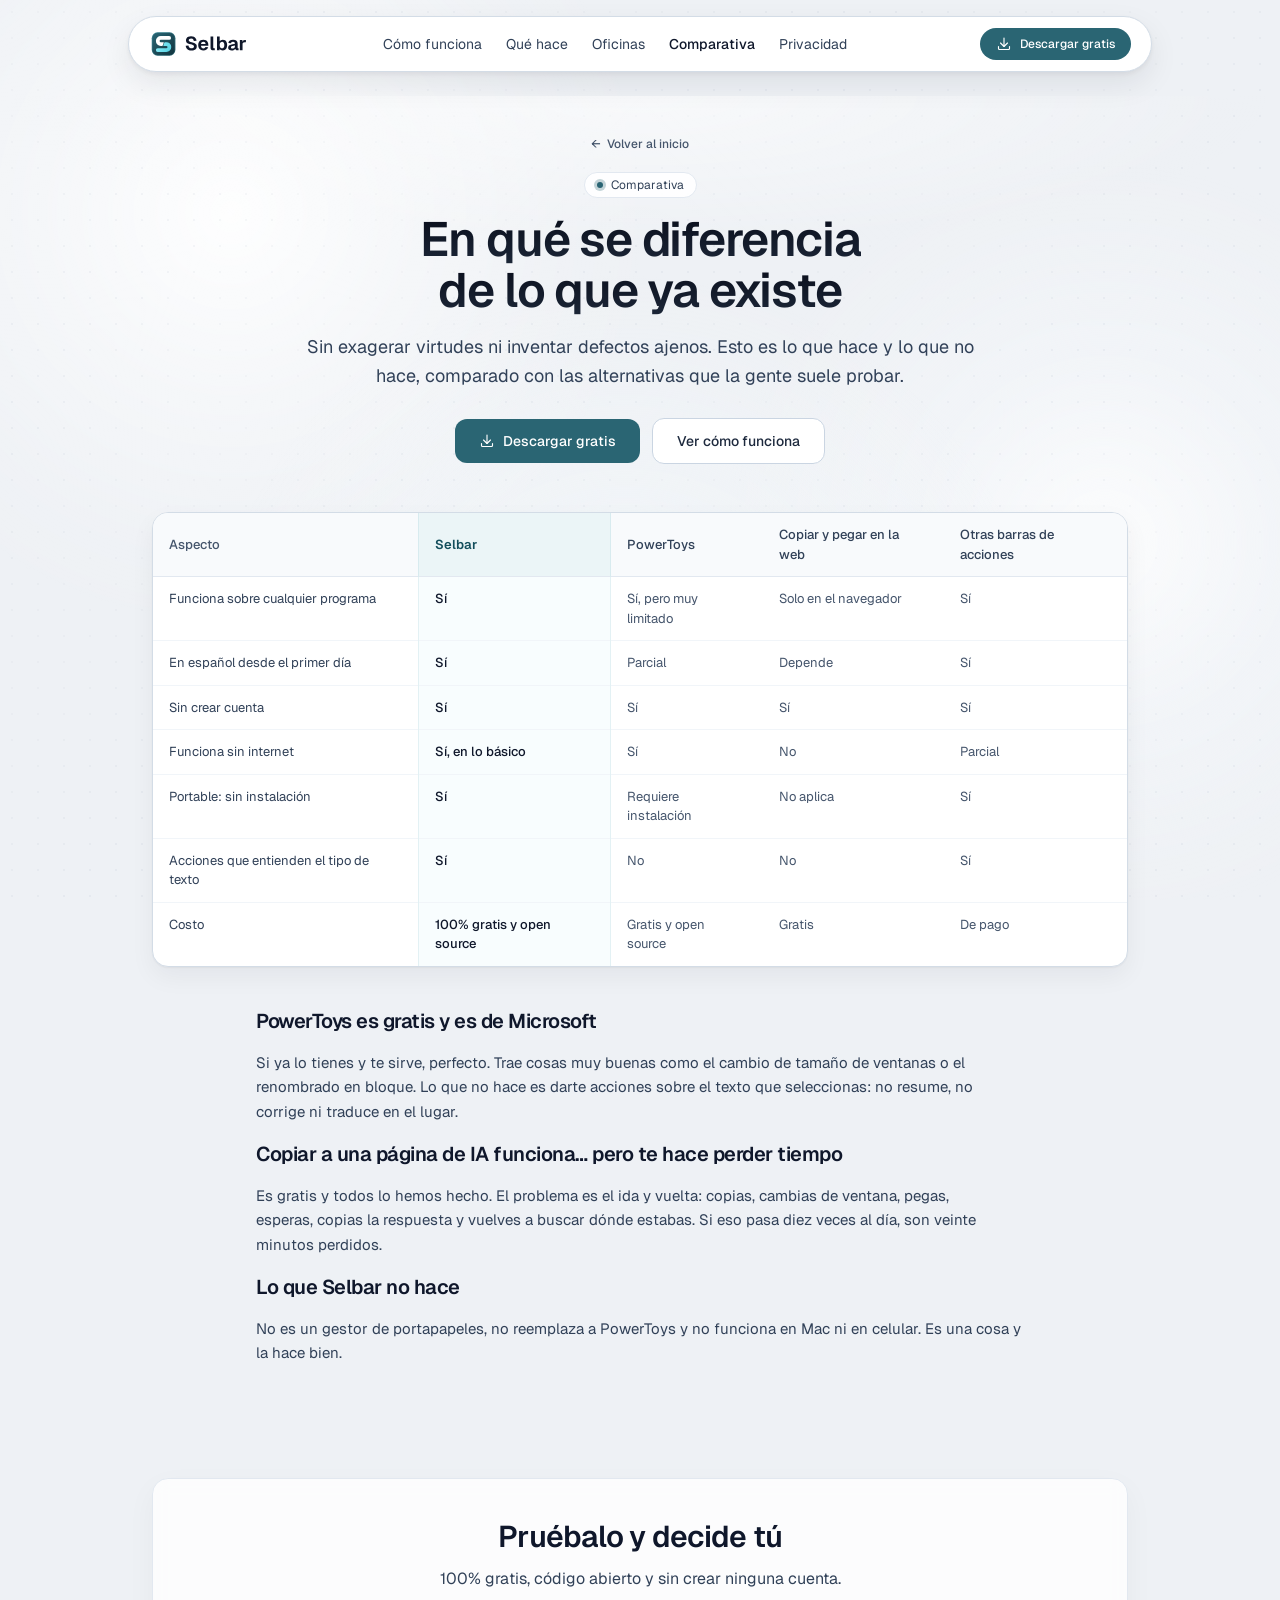
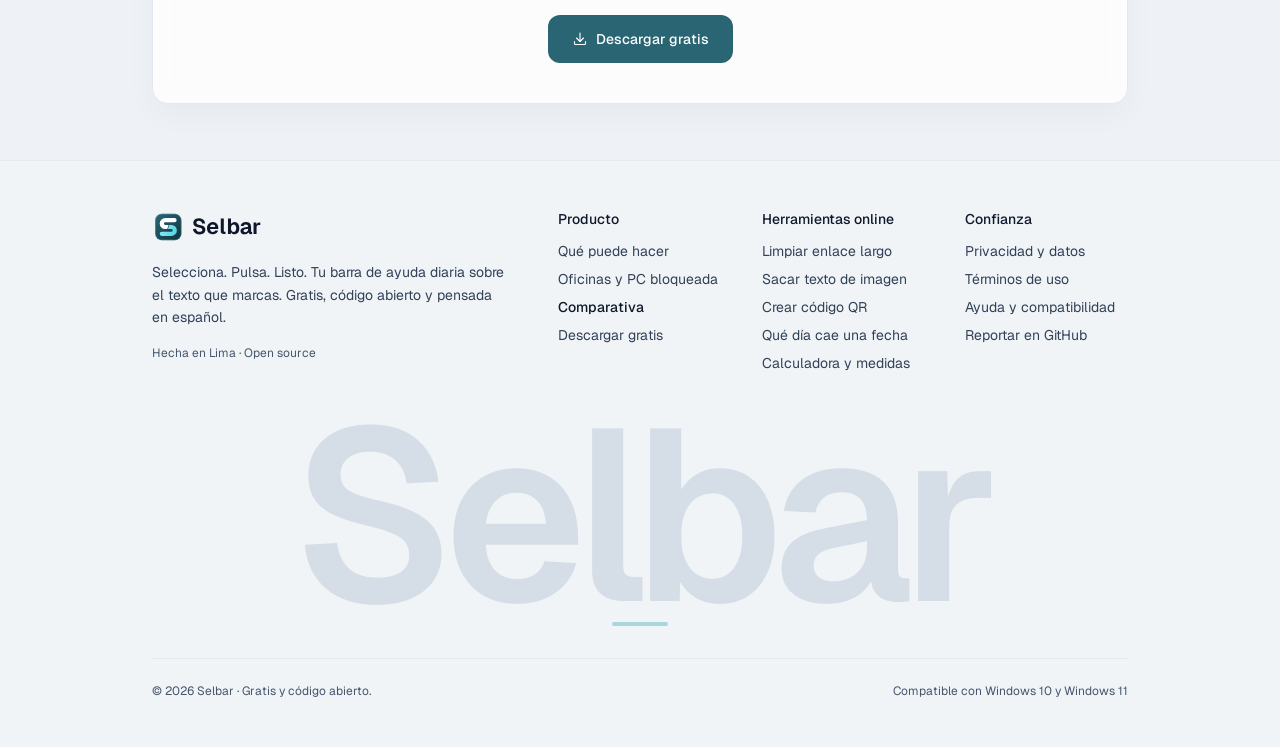
<file: comparativa/index.html>
<!doctype html>
<html lang="es">
<head>
  <meta charset="utf-8" />
  <meta name="viewport" content="width=device-width, initial-scale=1.0" />
  <title>Selbar comparado con PowerToys y otras alternativas</title>
  <meta name="description" content="Qué hace Selbar que PowerToys, copiar a la web o las barras de acciones no hacen. Comparación honesta, incluyendo lo que Selbar no hace." />
  <link rel="canonical" href="https://alarconcesar.github.io/selbar/comparativa/" />
  <meta property="og:type" content="website" />
  <meta property="og:site_name" content="Selbar" />
  <meta property="og:title" content="Selbar comparado con PowerToys y otras alternativas" />
  <meta property="og:description" content="Qué hace Selbar que PowerToys, copiar a la web o las barras de acciones no hacen. Comparación honesta, incluyendo lo que Selbar no hace." />
  <meta property="og:url" content="https://alarconcesar.github.io/selbar/comparativa/" />
  <meta property="og:image" content="https://alarconcesar.github.io/selbar/assets/og-selbar.png" />
  <meta name="twitter:card" content="summary_large_image" />
  <meta name="twitter:title" content="Selbar comparado con PowerToys y otras alternativas" />
  <meta name="twitter:description" content="Qué hace Selbar que PowerToys, copiar a la web o las barras de acciones no hacen. Comparación honesta, incluyendo lo que Selbar no hace." />
  <meta name="twitter:image" content="https://alarconcesar.github.io/selbar/assets/og-selbar.png" />
  <link rel="icon" href="../favicon.ico" sizes="32x32" />
  <link rel="icon" type="image/svg+xml" href="../favicon.svg" />
  <link rel="apple-touch-icon" href="../apple-touch-icon.png" />
  <link rel="manifest" href="../site.webmanifest" />
  <link rel="preconnect" href="https://fonts.googleapis.com" />
  <link rel="preconnect" href="https://fonts.gstatic.com" crossorigin />
  <link href="https://fonts.googleapis.com/css2?family=Geist+Mono:wght@400;500;600&family=Geist:wght@400;500;600;700&display=swap" rel="stylesheet" />
  <script type="application/ld+json">{"@context":"https://schema.org","@type":"SoftwareApplication","name":"Selbar","operatingSystem":"Windows 10, Windows 11","applicationCategory":"UtilitiesApplication","softwareVersion":"0.13.6","inLanguage":"es","url":"https://alarconcesar.github.io/selbar","offers":{"@type":"Offer","price":"0","priceCurrency":"USD"},"description":"Barra de acciones rápida para Windows sobre el texto que seleccionas. Limpia enlaces, lee texto de imágenes, crea códigos QR y resume o corrige sin cambiar de ventana."}</script>
  <script type="module" crossorigin src="../assets/main-DIk294JU.js"></script>
  <link rel="stylesheet" crossorigin href="../assets/main-DAk2SBkb.css">
</head>
<body class="bg-[#eef1f5] text-slate-700 antialiased selection:bg-[#2a6573]/20 selection:text-slate-900 relative">
  <!-- Living light ambient canvas behind all sections -->
  <div class="bg-ambient" aria-hidden="true">
    <div class="bg-orb bg-orb-1"></div>
    <div class="bg-orb bg-orb-2"></div>
    <div class="bg-orb bg-orb-3"></div>
    <canvas id="living-bg-canvas" class="absolute inset-0 w-full h-full pointer-events-none"></canvas>
    <div id="bg-spotlight" class="bg-spotlight"></div>
  </div>

  <a href="#contenido" class="sr-only focus:not-sr-only focus:fixed focus:top-4 focus:left-4 focus:z-50 focus:px-4 focus:py-2 focus:rounded-lg focus:bg-[#2a6573] focus:text-white">Saltar al contenido</a>

  <!-- Floating Island Navbar -->
  <header class="fixed top-4 inset-x-0 z-40 px-4 pointer-events-none">
    <div class="max-w-5xl mx-auto pointer-events-auto">
      <nav aria-label="Navegación principal" class="island-nav relative overflow-hidden rounded-full px-4 sm:px-5 h-14 flex items-center justify-between gap-4">
        <a href="../index.html" class="flex items-center shrink-0 focus:outline-none">
          <img src="../assets/selbar-logo.svg" alt="Selbar" width="203" height="64" class="h-8 w-auto" />
        </a>

        <div class="hidden md:flex items-center gap-6 text-sm text-slate-700">
          <a href="../index.html#como-funciona" class="hover:text-slate-900 transition-colors">Cómo funciona</a>
          <a href="../index.html#funciones" class="hover:text-slate-900 transition-colors">Qué hace</a>
          <a href="../oficinas-y-pc-bloqueada/index.html" class="hover:text-slate-900 transition-colors">Oficinas</a>
          <a href="../comparativa/index.html" class="hover:text-slate-900 transition-colors">Comparativa</a>
          <a href="../privacidad/index.html" class="hover:text-slate-900 transition-colors">Privacidad</a>
        </div>

        <div class="flex items-center gap-2.5">
          <a href="../index.html#descarga" class="btn-press hidden sm:inline-flex items-center gap-2 px-4 py-2 rounded-full bg-[#2a6573] hover:bg-[#21535f] text-white text-xs font-medium">
            <svg class="w-4 h-4 shrink-0" viewBox="0 0 256 256" fill="none" stroke="currentColor" stroke-width="18" stroke-linecap="round" stroke-linejoin="round"><path d="M128 32v136"/><polyline points="72 112 128 168 184 112"/><path d="M40 168v32a16 16 0 0 0 16 16h144a16 16 0 0 0 16-16v-32"/></svg>
            <span>Descargar gratis</span>
          </a>
          <button id="mobile-nav-toggle" type="button" aria-label="Abrir menú" aria-expanded="false" class="btn-press md:hidden w-10 h-10 rounded-full border border-slate-200 bg-white flex flex-col items-center justify-center gap-1.5 text-slate-700 cursor-pointer">
            <span class="burger-line burger-line-1 w-4 h-0.5 bg-current rounded-full"></span>
            <span class="burger-line burger-line-2 w-4 h-0.5 bg-current rounded-full"></span>
          </button>
        </div>
        <span id="scroll-progress" aria-hidden="true" class="scroll-progress pointer-events-none absolute bottom-0 left-6 right-6 h-[2px] rounded-full bg-[#2a6573]/75"></span>
      </nav>
    </div>
  </header>

  <!-- Mobile Drawer (uses visibility + opacity, never mount/unmount) -->
  <div id="mobile-nav-drawer" class="fixed inset-0 z-30 bg-white/95 backdrop-blur-xl pt-24 px-6 pb-8 flex flex-col justify-between transition-all duration-200 md:hidden" style="visibility: hidden; opacity: 0; pointer-events: none;">
    <div class="space-y-2">
      <a href="../index.html" class="block px-4 py-3 rounded-xl text-base font-medium text-slate-900 bg-slate-100 border border-slate-200">Inicio</a>
      <a href="../index.html#como-funciona" class="block px-4 py-3 rounded-xl text-base text-slate-700 hover:bg-slate-100">Cómo funciona</a>
      <a href="../index.html#funciones" class="block px-4 py-3 rounded-xl text-base text-slate-700 hover:bg-slate-100">Qué hace</a>
      <a href="../oficinas-y-pc-bloqueada/index.html" class="block px-4 py-3 rounded-xl text-base text-slate-700 hover:bg-slate-100">Oficinas y PCs con restricciones</a>
      <a href="../comparativa/index.html" class="block px-4 py-3 rounded-xl text-base text-slate-700 hover:bg-slate-100">Comparativa honesta</a>
      <a href="../privacidad/index.html" class="block px-4 py-3 rounded-xl text-base text-slate-700 hover:bg-slate-100">Privacidad</a>
      <a href="../problemas-conocidos/index.html" class="block px-4 py-3 rounded-xl text-base text-slate-700 hover:bg-slate-100">Ayuda y compatibilidad</a>
    </div>
    <a href="../index.html#descarga" class="w-full inline-flex items-center justify-center gap-2 px-5 py-3.5 rounded-xl bg-[#2a6573] text-white text-sm font-medium">
      <svg class="w-4 h-4 shrink-0" viewBox="0 0 256 256" fill="none" stroke="currentColor" stroke-width="18" stroke-linecap="round" stroke-linejoin="round"><path d="M128 32v136"/><polyline points="72 112 128 168 184 112"/><path d="M40 168v32a16 16 0 0 0 16 16h144a16 16 0 0 0 16-16v-32"/></svg>
      <span>Descargar gratis para Windows</span>
    </a>
  </div>

  <main id="contenido" class="relative z-10 pt-24">
    
  
  <section class="relative overflow-hidden">
    <div class="hero-mesh-wash absolute inset-0 pointer-events-none" aria-hidden="true"></div>
    <div class="relative max-w-5xl mx-auto px-4 sm:px-6 pt-6 sm:pt-10 pb-10 sm:pb-12 text-center">
      <div class="hero-enter flex justify-center" style="--d:0ms;">
        <a href="../index.html" class="inline-flex items-center gap-1.5 text-xs font-medium text-slate-600 hover:text-slate-900 transition-colors">
          <span>←</span> Volver al inicio
        </a>
      </div>
      <div class="hero-enter mt-5 inline-flex items-center gap-2 px-3 py-1 rounded-full bg-white/90 border border-slate-200 text-xs text-slate-700" style="--d:35ms;">
              <span class="pulse-dot w-1.5 h-1.5 rounded-full bg-[#2a6573]"></span>
              <span>Comparativa</span>
            </div>
      <h1 class="hero-enter mt-4 text-3xl leading-[1.08] sm:text-5xl sm:leading-[1.06] font-semibold tracking-tight max-w-3xl mx-auto" style="--d:70ms;">
        <span class="hero-title-gradient">En qué se diferencia de lo que ya existe</span>
      </h1>
      <p class="hero-enter mt-4 text-base sm:text-lg text-slate-700 leading-relaxed max-w-2xl mx-auto" style="--d:110ms;">Sin exagerar virtudes ni inventar defectos ajenos. Esto es lo que hace y lo que no hace, comparado con las alternativas que la gente suele probar.</p>
      <div class="hero-enter mt-7 flex flex-col sm:flex-row items-center justify-center gap-3" style="--d:155ms;">
              <a href="../index.html#descarga" class="btn-press w-full sm:w-auto inline-flex items-center justify-center gap-2 px-6 py-3 rounded-xl bg-[#2a6573] hover:bg-[#21535f] text-white text-sm font-medium">
                <svg class="w-4 h-4 shrink-0" viewBox="0 0 256 256" fill="none" stroke="currentColor" stroke-width="18" stroke-linecap="round" stroke-linejoin="round"><path d="M128 32v136"/><polyline points="72 112 128 168 184 112"/><path d="M40 168v32a16 16 0 0 0 16 16h144a16 16 0 0 0 16-16v-32"/></svg><span>Descargar gratis</span>
              </a>
              <a href="../index.html#demo" class="btn-press w-full sm:w-auto inline-flex items-center justify-center px-6 py-3 rounded-xl bg-white border border-slate-300 hover:border-slate-400 text-slate-800 text-sm font-medium">
                Ver cómo funciona
              </a>
            </div>
    </div>
  </section>

  <section class="pb-14">
    <div class="max-w-5xl mx-auto px-4 sm:px-6">
      <div class="fluent-card overflow-hidden">
        <div class="overflow-x-auto">
          <table class="w-full min-w-[680px] text-left text-[13px]">
            <thead>
              <tr class="bg-[#f8fafc] border-b border-slate-200">
                <th class="px-4 py-3 font-medium text-slate-600">Aspecto</th>
                <th class="px-4 py-3 font-semibold text-[#134e5c] bg-[#ebf5f7] border-x border-[#d8ebef]">Selbar</th>
                <th class="px-4 py-3 font-medium text-slate-700">PowerToys</th>
                <th class="px-4 py-3 font-medium text-slate-700">Copiar y pegar en la web</th>
                <th class="px-4 py-3 font-medium text-slate-700">Otras barras de acciones</th>
              </tr>
            </thead>
            <tbody>
              
                <tr class="border-b border-slate-100 last:border-0">
                  <td class="px-4 py-3 text-slate-700 align-top">Funciona sobre cualquier programa</td>
                  <td class="px-4 py-3 font-medium text-slate-900 align-top bg-[#f8fdfe] border-x border-[#e3f1f4]">Sí</td>
                  <td class="px-4 py-3 text-slate-600 align-top">Sí, pero muy limitado</td>
                  <td class="px-4 py-3 text-slate-600 align-top">Solo en el navegador</td>
                  <td class="px-4 py-3 text-slate-600 align-top">Sí</td>
                </tr>
                <tr class="border-b border-slate-100 last:border-0">
                  <td class="px-4 py-3 text-slate-700 align-top">En español desde el primer día</td>
                  <td class="px-4 py-3 font-medium text-slate-900 align-top bg-[#f8fdfe] border-x border-[#e3f1f4]">Sí</td>
                  <td class="px-4 py-3 text-slate-600 align-top">Parcial</td>
                  <td class="px-4 py-3 text-slate-600 align-top">Depende</td>
                  <td class="px-4 py-3 text-slate-600 align-top">Sí</td>
                </tr>
                <tr class="border-b border-slate-100 last:border-0">
                  <td class="px-4 py-3 text-slate-700 align-top">Sin crear cuenta</td>
                  <td class="px-4 py-3 font-medium text-slate-900 align-top bg-[#f8fdfe] border-x border-[#e3f1f4]">Sí</td>
                  <td class="px-4 py-3 text-slate-600 align-top">Sí</td>
                  <td class="px-4 py-3 text-slate-600 align-top">Sí</td>
                  <td class="px-4 py-3 text-slate-600 align-top">Sí</td>
                </tr>
                <tr class="border-b border-slate-100 last:border-0">
                  <td class="px-4 py-3 text-slate-700 align-top">Funciona sin internet</td>
                  <td class="px-4 py-3 font-medium text-slate-900 align-top bg-[#f8fdfe] border-x border-[#e3f1f4]">Sí, en lo básico</td>
                  <td class="px-4 py-3 text-slate-600 align-top">Sí</td>
                  <td class="px-4 py-3 text-slate-600 align-top">No</td>
                  <td class="px-4 py-3 text-slate-600 align-top">Parcial</td>
                </tr>
                <tr class="border-b border-slate-100 last:border-0">
                  <td class="px-4 py-3 text-slate-700 align-top">Portable: sin instalación</td>
                  <td class="px-4 py-3 font-medium text-slate-900 align-top bg-[#f8fdfe] border-x border-[#e3f1f4]">Sí</td>
                  <td class="px-4 py-3 text-slate-600 align-top">Requiere instalación</td>
                  <td class="px-4 py-3 text-slate-600 align-top">No aplica</td>
                  <td class="px-4 py-3 text-slate-600 align-top">Sí</td>
                </tr>
                <tr class="border-b border-slate-100 last:border-0">
                  <td class="px-4 py-3 text-slate-700 align-top">Acciones que entienden el tipo de texto</td>
                  <td class="px-4 py-3 font-medium text-slate-900 align-top bg-[#f8fdfe] border-x border-[#e3f1f4]">Sí</td>
                  <td class="px-4 py-3 text-slate-600 align-top">No</td>
                  <td class="px-4 py-3 text-slate-600 align-top">No</td>
                  <td class="px-4 py-3 text-slate-600 align-top">Sí</td>
                </tr>
                <tr class="border-b border-slate-100 last:border-0">
                  <td class="px-4 py-3 text-slate-700 align-top">Costo</td>
                  <td class="px-4 py-3 font-medium text-slate-900 align-top bg-[#f8fdfe] border-x border-[#e3f1f4]">100% gratis y open source</td>
                  <td class="px-4 py-3 text-slate-600 align-top">Gratis y open source</td>
                  <td class="px-4 py-3 text-slate-600 align-top">Gratis</td>
                  <td class="px-4 py-3 text-slate-600 align-top">De pago</td>
                </tr>
            </tbody>
          </table>
        </div>
      </div>

      <div class="mt-10 max-w-3xl mx-auto">
        <div class="space-y-4 text-[15px] text-slate-700 leading-relaxed">
          <h2 class="text-xl font-semibold text-slate-900">PowerToys es gratis y es de Microsoft</h2>
          <p>Si ya lo tienes y te sirve, perfecto. Trae cosas muy buenas como el cambio de tamaño de ventanas o el renombrado en bloque. Lo que no hace es darte acciones sobre el texto que seleccionas: no resume, no corrige ni traduce en el lugar.</p>
          <h2 class="text-xl font-semibold text-slate-900">Copiar a una página de IA funciona… pero te hace perder tiempo</h2>
          <p>Es gratis y todos lo hemos hecho. El problema es el ida y vuelta: copias, cambias de ventana, pegas, esperas, copias la respuesta y vuelves a buscar dónde estabas. Si eso pasa diez veces al día, son veinte minutos perdidos.</p>
          <h2 class="text-xl font-semibold text-slate-900">Lo que Selbar no hace</h2>
          <p>No es un gestor de portapapeles, no reemplaza a PowerToys y no funciona en Mac ni en celular. Es una cosa y la hace bien.</p>
        </div>
      </div>
    </div>
  </section>

  
  <section class="py-14">
    <div class="max-w-5xl mx-auto px-4 sm:px-6">
      <div class="rounded-2xl bg-white/80 backdrop-blur-sm border border-slate-200 shadow-[0_10px_30px_rgba(15,23,42,0.04)] p-7 sm:p-10 text-center">
        <h2 class="text-2xl sm:text-3xl font-semibold tracking-tight text-slate-900">Pruébalo y decide tú</h2>
        <p class="mt-3 text-slate-700">100% gratis, código abierto y sin crear ninguna cuenta.</p>
        <a href="../index.html#descarga" class="btn-press mt-6 inline-flex items-center gap-2 px-6 py-3.5 rounded-xl bg-[#2a6573] hover:bg-[#21535f] text-white text-sm font-medium">
          <svg class="w-4 h-4 shrink-0" viewBox="0 0 256 256" fill="none" stroke="currentColor" stroke-width="18" stroke-linecap="round" stroke-linejoin="round"><path d="M128 32v136"/><polyline points="72 112 128 168 184 112"/><path d="M40 168v32a16 16 0 0 0 16 16h144a16 16 0 0 0 16-16v-32"/></svg><span>Descargar gratis</span>
        </a>
      </div>
    </div>
  </section>
  </main>

  <!-- Footer -->
  <footer class="relative z-10 border-t border-slate-200/80 bg-[#f3f5f8]/70 backdrop-blur-sm overflow-hidden">
    <div class="max-w-5xl mx-auto px-4 sm:px-6 py-12">
      <div class="grid grid-cols-1 md:grid-cols-2 lg:grid-cols-5 gap-10">
        <div class="lg:col-span-2 space-y-4">
          <a href="../index.html" class="inline-flex items-center">
            <img src="../assets/selbar-logo.svg" alt="Selbar" width="203" height="64" class="h-9 w-auto" />
          </a>
          <p class="text-sm text-slate-700 max-w-sm leading-relaxed">
            Selecciona. Pulsa. Listo. Tu barra de ayuda diaria sobre el texto que marcas. Gratis, código abierto y pensada en español.
          </p>
          <div class="text-xs text-slate-600">
            Hecha en Lima · Open source
          </div>
        </div>

        <div class="space-y-3 text-sm">
          <div class="font-medium text-slate-900">Producto</div>
          <ul class="space-y-2 text-slate-700">
            <li><a href="../index.html#funciones" class="hover:text-slate-900 transition-colors">Qué puede hacer</a></li>
            <li><a href="../oficinas-y-pc-bloqueada/index.html" class="hover:text-slate-900 transition-colors">Oficinas y PC bloqueada</a></li>
            <li><a href="../comparativa/index.html" class="hover:text-slate-900 transition-colors">Comparativa</a></li>
            <li><a href="../index.html#descarga" class="hover:text-slate-900 transition-colors">Descargar gratis</a></li>
          </ul>
        </div>

        <div class="space-y-3 text-sm">
          <div class="font-medium text-slate-900">Herramientas online</div>
          <ul class="space-y-2 text-slate-700">
            <li><a href="../quitar-utm-de-un-enlace/index.html" class="hover:text-slate-900 transition-colors">Limpiar enlace largo</a></li>
            <li><a href="../extraer-texto-de-una-imagen/index.html" class="hover:text-slate-900 transition-colors">Sacar texto de imagen</a></li>
            <li><a href="../leer-codigo-qr-en-la-pc/index.html" class="hover:text-slate-900 transition-colors">Crear código QR</a></li>
            <li><a href="../saber-que-dia-cae-una-fecha/index.html" class="hover:text-slate-900 transition-colors">Qué día cae una fecha</a></li>
            <li><a href="../convertir-unidades-al-instante/index.html" class="hover:text-slate-900 transition-colors">Calculadora y medidas</a></li>
          </ul>
        </div>

        <div class="space-y-3 text-sm">
          <div class="font-medium text-slate-900">Confianza</div>
          <ul class="space-y-2 text-slate-700">
            <li><a href="../privacidad/index.html" class="hover:text-slate-900 transition-colors">Privacidad y datos</a></li>
            <li><a href="../terminos/index.html" class="hover:text-slate-900 transition-colors">Términos de uso</a></li>
            <li><a href="../problemas-conocidos/index.html" class="hover:text-slate-900 transition-colors">Ayuda y compatibilidad</a></li>
            <li><a href="https://github.com/alarconcesar/selbar/issues" class="hover:text-slate-900 transition-colors">Reportar en GitHub</a></li>
          </ul>
        </div>
      </div>

      <div class="reveal-item mt-8 sm:mt-12 select-none" data-reveal aria-hidden="true">
        <div class="footer-wordmark">Selbar</div>
        <div class="mx-auto mt-3 h-1 w-14 rounded-full bg-[#a9d7de]"></div>
      </div>

      <div class="mt-8 pt-6 border-t border-slate-200 flex flex-col sm:flex-row items-center justify-between gap-4 text-xs text-slate-600">
        <span>© 2026 Selbar · Gratis y código abierto.</span>
        <span>Compatible con Windows 10 y Windows 11</span>
      </div>
    </div>
  </footer>

</body>
</html>
</file>
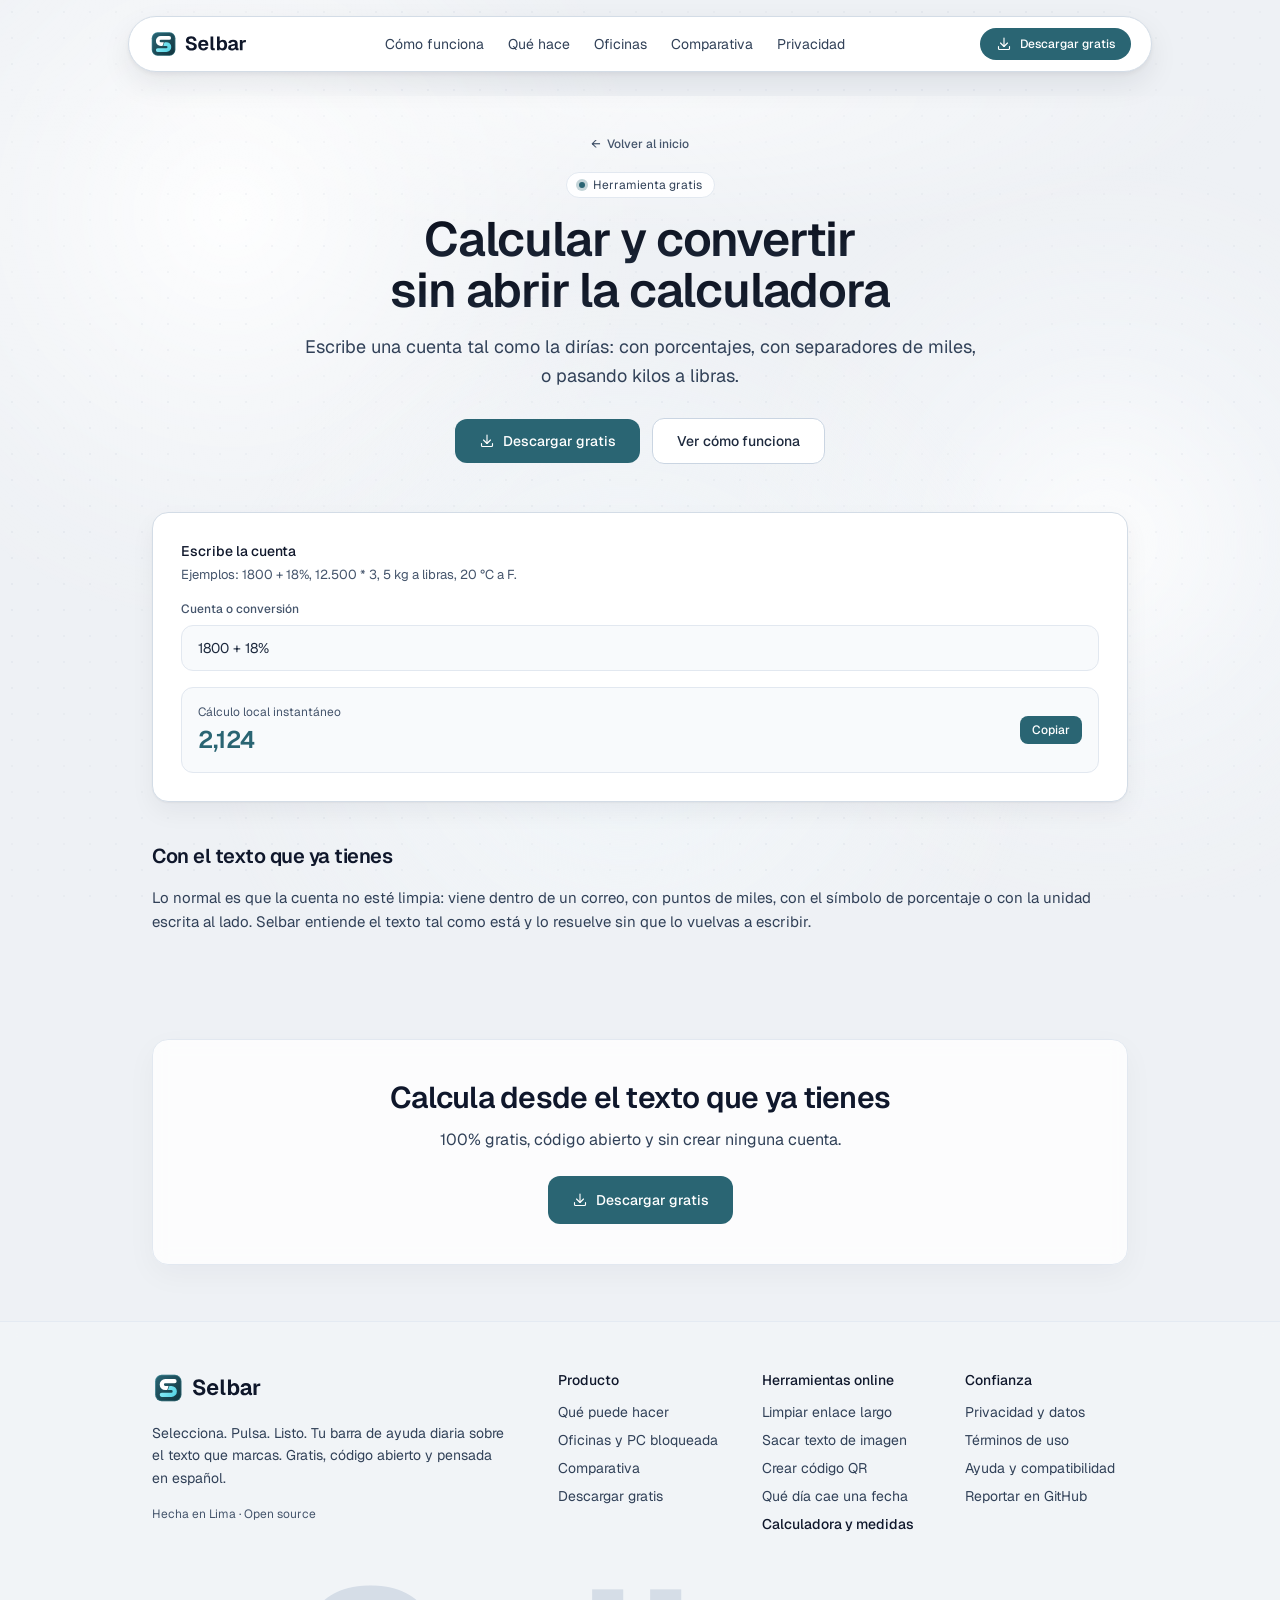
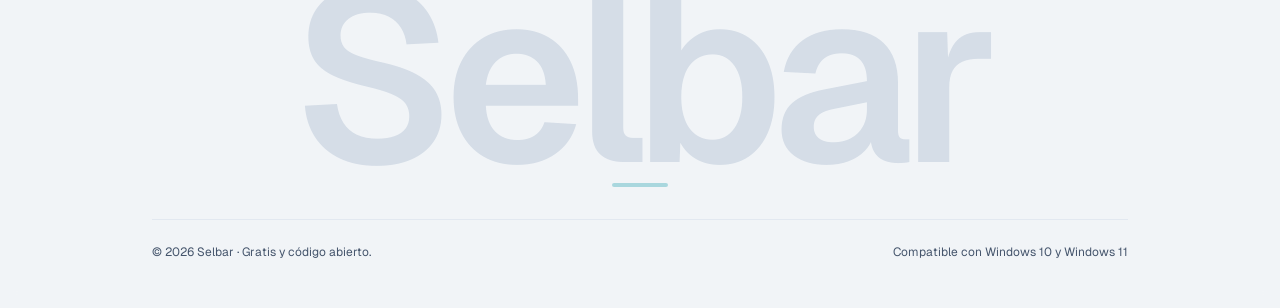
<file: convertir-unidades-al-instante/index.html>
<!doctype html>
<html lang="es">
<head>
  <meta charset="utf-8" />
  <meta name="viewport" content="width=device-width, initial-scale=1.0" />
  <title>Calcular y convertir unidades · Selbar</title>
  <meta name="description" content="Resuelve cuentas con porcentajes y separadores de miles, y convierte kilos a libras, metros a pies o grados a Fahrenheit desde el texto que ya tienes." />
  <link rel="canonical" href="https://alarconcesar.github.io/selbar/convertir-unidades-al-instante/" />
  <meta property="og:type" content="website" />
  <meta property="og:site_name" content="Selbar" />
  <meta property="og:title" content="Calcular y convertir unidades · Selbar" />
  <meta property="og:description" content="Resuelve cuentas con porcentajes y separadores de miles, y convierte kilos a libras, metros a pies o grados a Fahrenheit desde el texto que ya tienes." />
  <meta property="og:url" content="https://alarconcesar.github.io/selbar/convertir-unidades-al-instante/" />
  <meta property="og:image" content="https://alarconcesar.github.io/selbar/assets/og-selbar.png" />
  <meta name="twitter:card" content="summary_large_image" />
  <meta name="twitter:title" content="Calcular y convertir unidades · Selbar" />
  <meta name="twitter:description" content="Resuelve cuentas con porcentajes y separadores de miles, y convierte kilos a libras, metros a pies o grados a Fahrenheit desde el texto que ya tienes." />
  <meta name="twitter:image" content="https://alarconcesar.github.io/selbar/assets/og-selbar.png" />
  <link rel="icon" href="../favicon.ico" sizes="32x32" />
  <link rel="icon" type="image/svg+xml" href="../favicon.svg" />
  <link rel="apple-touch-icon" href="../apple-touch-icon.png" />
  <link rel="manifest" href="../site.webmanifest" />
  <link rel="preconnect" href="https://fonts.googleapis.com" />
  <link rel="preconnect" href="https://fonts.gstatic.com" crossorigin />
  <link href="https://fonts.googleapis.com/css2?family=Geist+Mono:wght@400;500;600&family=Geist:wght@400;500;600;700&display=swap" rel="stylesheet" />
  <script type="application/ld+json">{"@context":"https://schema.org","@type":"SoftwareApplication","name":"Selbar","operatingSystem":"Windows 10, Windows 11","applicationCategory":"UtilitiesApplication","softwareVersion":"0.13.6","inLanguage":"es","url":"https://alarconcesar.github.io/selbar","offers":{"@type":"Offer","price":"0","priceCurrency":"USD"},"description":"Barra de acciones rápida para Windows sobre el texto que seleccionas. Limpia enlaces, lee texto de imágenes, crea códigos QR y resume o corrige sin cambiar de ventana."}</script>
  <script type="module" crossorigin src="../assets/main-DIk294JU.js"></script>
  <link rel="stylesheet" crossorigin href="../assets/main-DAk2SBkb.css">
</head>
<body class="bg-[#eef1f5] text-slate-700 antialiased selection:bg-[#2a6573]/20 selection:text-slate-900 relative">
  <!-- Living light ambient canvas behind all sections -->
  <div class="bg-ambient" aria-hidden="true">
    <div class="bg-orb bg-orb-1"></div>
    <div class="bg-orb bg-orb-2"></div>
    <div class="bg-orb bg-orb-3"></div>
    <canvas id="living-bg-canvas" class="absolute inset-0 w-full h-full pointer-events-none"></canvas>
    <div id="bg-spotlight" class="bg-spotlight"></div>
  </div>

  <a href="#contenido" class="sr-only focus:not-sr-only focus:fixed focus:top-4 focus:left-4 focus:z-50 focus:px-4 focus:py-2 focus:rounded-lg focus:bg-[#2a6573] focus:text-white">Saltar al contenido</a>

  <!-- Floating Island Navbar -->
  <header class="fixed top-4 inset-x-0 z-40 px-4 pointer-events-none">
    <div class="max-w-5xl mx-auto pointer-events-auto">
      <nav aria-label="Navegación principal" class="island-nav relative overflow-hidden rounded-full px-4 sm:px-5 h-14 flex items-center justify-between gap-4">
        <a href="../index.html" class="flex items-center shrink-0 focus:outline-none">
          <img src="../assets/selbar-logo.svg" alt="Selbar" width="203" height="64" class="h-8 w-auto" />
        </a>

        <div class="hidden md:flex items-center gap-6 text-sm text-slate-700">
          <a href="../index.html#como-funciona" class="hover:text-slate-900 transition-colors">Cómo funciona</a>
          <a href="../index.html#funciones" class="hover:text-slate-900 transition-colors">Qué hace</a>
          <a href="../oficinas-y-pc-bloqueada/index.html" class="hover:text-slate-900 transition-colors">Oficinas</a>
          <a href="../comparativa/index.html" class="hover:text-slate-900 transition-colors">Comparativa</a>
          <a href="../privacidad/index.html" class="hover:text-slate-900 transition-colors">Privacidad</a>
        </div>

        <div class="flex items-center gap-2.5">
          <a href="../index.html#descarga" class="btn-press hidden sm:inline-flex items-center gap-2 px-4 py-2 rounded-full bg-[#2a6573] hover:bg-[#21535f] text-white text-xs font-medium">
            <svg class="w-4 h-4 shrink-0" viewBox="0 0 256 256" fill="none" stroke="currentColor" stroke-width="18" stroke-linecap="round" stroke-linejoin="round"><path d="M128 32v136"/><polyline points="72 112 128 168 184 112"/><path d="M40 168v32a16 16 0 0 0 16 16h144a16 16 0 0 0 16-16v-32"/></svg>
            <span>Descargar gratis</span>
          </a>
          <button id="mobile-nav-toggle" type="button" aria-label="Abrir menú" aria-expanded="false" class="btn-press md:hidden w-10 h-10 rounded-full border border-slate-200 bg-white flex flex-col items-center justify-center gap-1.5 text-slate-700 cursor-pointer">
            <span class="burger-line burger-line-1 w-4 h-0.5 bg-current rounded-full"></span>
            <span class="burger-line burger-line-2 w-4 h-0.5 bg-current rounded-full"></span>
          </button>
        </div>
        <span id="scroll-progress" aria-hidden="true" class="scroll-progress pointer-events-none absolute bottom-0 left-6 right-6 h-[2px] rounded-full bg-[#2a6573]/75"></span>
      </nav>
    </div>
  </header>

  <!-- Mobile Drawer (uses visibility + opacity, never mount/unmount) -->
  <div id="mobile-nav-drawer" class="fixed inset-0 z-30 bg-white/95 backdrop-blur-xl pt-24 px-6 pb-8 flex flex-col justify-between transition-all duration-200 md:hidden" style="visibility: hidden; opacity: 0; pointer-events: none;">
    <div class="space-y-2">
      <a href="../index.html" class="block px-4 py-3 rounded-xl text-base font-medium text-slate-900 bg-slate-100 border border-slate-200">Inicio</a>
      <a href="../index.html#como-funciona" class="block px-4 py-3 rounded-xl text-base text-slate-700 hover:bg-slate-100">Cómo funciona</a>
      <a href="../index.html#funciones" class="block px-4 py-3 rounded-xl text-base text-slate-700 hover:bg-slate-100">Qué hace</a>
      <a href="../oficinas-y-pc-bloqueada/index.html" class="block px-4 py-3 rounded-xl text-base text-slate-700 hover:bg-slate-100">Oficinas y PCs con restricciones</a>
      <a href="../comparativa/index.html" class="block px-4 py-3 rounded-xl text-base text-slate-700 hover:bg-slate-100">Comparativa honesta</a>
      <a href="../privacidad/index.html" class="block px-4 py-3 rounded-xl text-base text-slate-700 hover:bg-slate-100">Privacidad</a>
      <a href="../problemas-conocidos/index.html" class="block px-4 py-3 rounded-xl text-base text-slate-700 hover:bg-slate-100">Ayuda y compatibilidad</a>
    </div>
    <a href="../index.html#descarga" class="w-full inline-flex items-center justify-center gap-2 px-5 py-3.5 rounded-xl bg-[#2a6573] text-white text-sm font-medium">
      <svg class="w-4 h-4 shrink-0" viewBox="0 0 256 256" fill="none" stroke="currentColor" stroke-width="18" stroke-linecap="round" stroke-linejoin="round"><path d="M128 32v136"/><polyline points="72 112 128 168 184 112"/><path d="M40 168v32a16 16 0 0 0 16 16h144a16 16 0 0 0 16-16v-32"/></svg>
      <span>Descargar gratis para Windows</span>
    </a>
  </div>

  <main id="contenido" class="relative z-10 pt-24">
    
  
  <section class="relative overflow-hidden">
    <div class="hero-mesh-wash absolute inset-0 pointer-events-none" aria-hidden="true"></div>
    <div class="relative max-w-5xl mx-auto px-4 sm:px-6 pt-6 sm:pt-10 pb-10 sm:pb-12 text-center">
      <div class="hero-enter flex justify-center" style="--d:0ms;">
        <a href="../index.html" class="inline-flex items-center gap-1.5 text-xs font-medium text-slate-600 hover:text-slate-900 transition-colors">
          <span>←</span> Volver al inicio
        </a>
      </div>
      <div class="hero-enter mt-5 inline-flex items-center gap-2 px-3 py-1 rounded-full bg-white/90 border border-slate-200 text-xs text-slate-700" style="--d:35ms;">
              <span class="pulse-dot w-1.5 h-1.5 rounded-full bg-[#2a6573]"></span>
              <span>Herramienta gratis</span>
            </div>
      <h1 class="hero-enter mt-4 text-3xl leading-[1.08] sm:text-5xl sm:leading-[1.06] font-semibold tracking-tight max-w-3xl mx-auto" style="--d:70ms;">
        <span class="hero-title-gradient">Calcular y convertir sin abrir la calculadora</span>
      </h1>
      <p class="hero-enter mt-4 text-base sm:text-lg text-slate-700 leading-relaxed max-w-2xl mx-auto" style="--d:110ms;">Escribe una cuenta tal como la dirías: con porcentajes, con separadores de miles, o pasando kilos a libras.</p>
      <div class="hero-enter mt-7 flex flex-col sm:flex-row items-center justify-center gap-3" style="--d:155ms;">
              <a href="../index.html#descarga" class="btn-press w-full sm:w-auto inline-flex items-center justify-center gap-2 px-6 py-3 rounded-xl bg-[#2a6573] hover:bg-[#21535f] text-white text-sm font-medium">
                <svg class="w-4 h-4 shrink-0" viewBox="0 0 256 256" fill="none" stroke="currentColor" stroke-width="18" stroke-linecap="round" stroke-linejoin="round"><path d="M128 32v136"/><polyline points="72 112 128 168 184 112"/><path d="M40 168v32a16 16 0 0 0 16 16h144a16 16 0 0 0 16-16v-32"/></svg><span>Descargar gratis</span>
              </a>
              <a href="../index.html#demo" class="btn-press w-full sm:w-auto inline-flex items-center justify-center px-6 py-3 rounded-xl bg-white border border-slate-300 hover:border-slate-400 text-slate-800 text-sm font-medium">
                Ver cómo funciona
              </a>
            </div>
    </div>
  </section>

  <section class="pb-12">
    <div class="max-w-5xl mx-auto px-4 sm:px-6">
      
  <div class="fluent-card p-5 sm:p-7">
    <div class="text-sm font-medium text-slate-900">Escribe la cuenta</div>
    <p class="mt-1 text-[13px] text-slate-600">Ejemplos: 1800 + 18%, 12.500 * 3, 5 kg a libras, 20 °C a F.</p>
    <div class="mt-4">
    <label for="tool-calc-input" class="block text-xs font-medium text-slate-600 mb-2">Cuenta o conversión</label>
    <input id="tool-calc-input" type="text" value="1800 + 18%" placeholder="1800 + 18%" class="w-full rounded-xl border border-slate-200 bg-[#f8fafc] px-4 py-3 text-sm text-slate-800 outline-none focus:border-[#2a6573] focus:ring-2 focus:ring-[#2a6573]/15" />
        <div id="tool-calc-output" class="mt-4"></div></div>
  </div>

      <div class="mt-10">
        <div class="space-y-4 text-[15px] text-slate-700 leading-relaxed">
          <h2 class="text-xl font-semibold text-slate-900">Con el texto que ya tienes</h2>
          <p>Lo normal es que la cuenta no esté limpia: viene dentro de un correo, con puntos de miles, con el símbolo de porcentaje o con la unidad escrita al lado. Selbar entiende el texto tal como está y lo resuelve sin que lo vuelvas a escribir.</p>
        </div>
      </div>
    </div>
  </section>

  
  <section class="py-14">
    <div class="max-w-5xl mx-auto px-4 sm:px-6">
      <div class="rounded-2xl bg-white/80 backdrop-blur-sm border border-slate-200 shadow-[0_10px_30px_rgba(15,23,42,0.04)] p-7 sm:p-10 text-center">
        <h2 class="text-2xl sm:text-3xl font-semibold tracking-tight text-slate-900">Calcula desde el texto que ya tienes</h2>
        <p class="mt-3 text-slate-700">100% gratis, código abierto y sin crear ninguna cuenta.</p>
        <a href="../index.html#descarga" class="btn-press mt-6 inline-flex items-center gap-2 px-6 py-3.5 rounded-xl bg-[#2a6573] hover:bg-[#21535f] text-white text-sm font-medium">
          <svg class="w-4 h-4 shrink-0" viewBox="0 0 256 256" fill="none" stroke="currentColor" stroke-width="18" stroke-linecap="round" stroke-linejoin="round"><path d="M128 32v136"/><polyline points="72 112 128 168 184 112"/><path d="M40 168v32a16 16 0 0 0 16 16h144a16 16 0 0 0 16-16v-32"/></svg><span>Descargar gratis</span>
        </a>
      </div>
    </div>
  </section>
  </main>

  <!-- Footer -->
  <footer class="relative z-10 border-t border-slate-200/80 bg-[#f3f5f8]/70 backdrop-blur-sm overflow-hidden">
    <div class="max-w-5xl mx-auto px-4 sm:px-6 py-12">
      <div class="grid grid-cols-1 md:grid-cols-2 lg:grid-cols-5 gap-10">
        <div class="lg:col-span-2 space-y-4">
          <a href="../index.html" class="inline-flex items-center">
            <img src="../assets/selbar-logo.svg" alt="Selbar" width="203" height="64" class="h-9 w-auto" />
          </a>
          <p class="text-sm text-slate-700 max-w-sm leading-relaxed">
            Selecciona. Pulsa. Listo. Tu barra de ayuda diaria sobre el texto que marcas. Gratis, código abierto y pensada en español.
          </p>
          <div class="text-xs text-slate-600">
            Hecha en Lima · Open source
          </div>
        </div>

        <div class="space-y-3 text-sm">
          <div class="font-medium text-slate-900">Producto</div>
          <ul class="space-y-2 text-slate-700">
            <li><a href="../index.html#funciones" class="hover:text-slate-900 transition-colors">Qué puede hacer</a></li>
            <li><a href="../oficinas-y-pc-bloqueada/index.html" class="hover:text-slate-900 transition-colors">Oficinas y PC bloqueada</a></li>
            <li><a href="../comparativa/index.html" class="hover:text-slate-900 transition-colors">Comparativa</a></li>
            <li><a href="../index.html#descarga" class="hover:text-slate-900 transition-colors">Descargar gratis</a></li>
          </ul>
        </div>

        <div class="space-y-3 text-sm">
          <div class="font-medium text-slate-900">Herramientas online</div>
          <ul class="space-y-2 text-slate-700">
            <li><a href="../quitar-utm-de-un-enlace/index.html" class="hover:text-slate-900 transition-colors">Limpiar enlace largo</a></li>
            <li><a href="../extraer-texto-de-una-imagen/index.html" class="hover:text-slate-900 transition-colors">Sacar texto de imagen</a></li>
            <li><a href="../leer-codigo-qr-en-la-pc/index.html" class="hover:text-slate-900 transition-colors">Crear código QR</a></li>
            <li><a href="../saber-que-dia-cae-una-fecha/index.html" class="hover:text-slate-900 transition-colors">Qué día cae una fecha</a></li>
            <li><a href="../convertir-unidades-al-instante/index.html" class="hover:text-slate-900 transition-colors">Calculadora y medidas</a></li>
          </ul>
        </div>

        <div class="space-y-3 text-sm">
          <div class="font-medium text-slate-900">Confianza</div>
          <ul class="space-y-2 text-slate-700">
            <li><a href="../privacidad/index.html" class="hover:text-slate-900 transition-colors">Privacidad y datos</a></li>
            <li><a href="../terminos/index.html" class="hover:text-slate-900 transition-colors">Términos de uso</a></li>
            <li><a href="../problemas-conocidos/index.html" class="hover:text-slate-900 transition-colors">Ayuda y compatibilidad</a></li>
            <li><a href="https://github.com/alarconcesar/selbar/issues" class="hover:text-slate-900 transition-colors">Reportar en GitHub</a></li>
          </ul>
        </div>
      </div>

      <div class="reveal-item mt-8 sm:mt-12 select-none" data-reveal aria-hidden="true">
        <div class="footer-wordmark">Selbar</div>
        <div class="mx-auto mt-3 h-1 w-14 rounded-full bg-[#a9d7de]"></div>
      </div>

      <div class="mt-8 pt-6 border-t border-slate-200 flex flex-col sm:flex-row items-center justify-between gap-4 text-xs text-slate-600">
        <span>© 2026 Selbar · Gratis y código abierto.</span>
        <span>Compatible con Windows 10 y Windows 11</span>
      </div>
    </div>
  </footer>

</body>
</html>
</file>
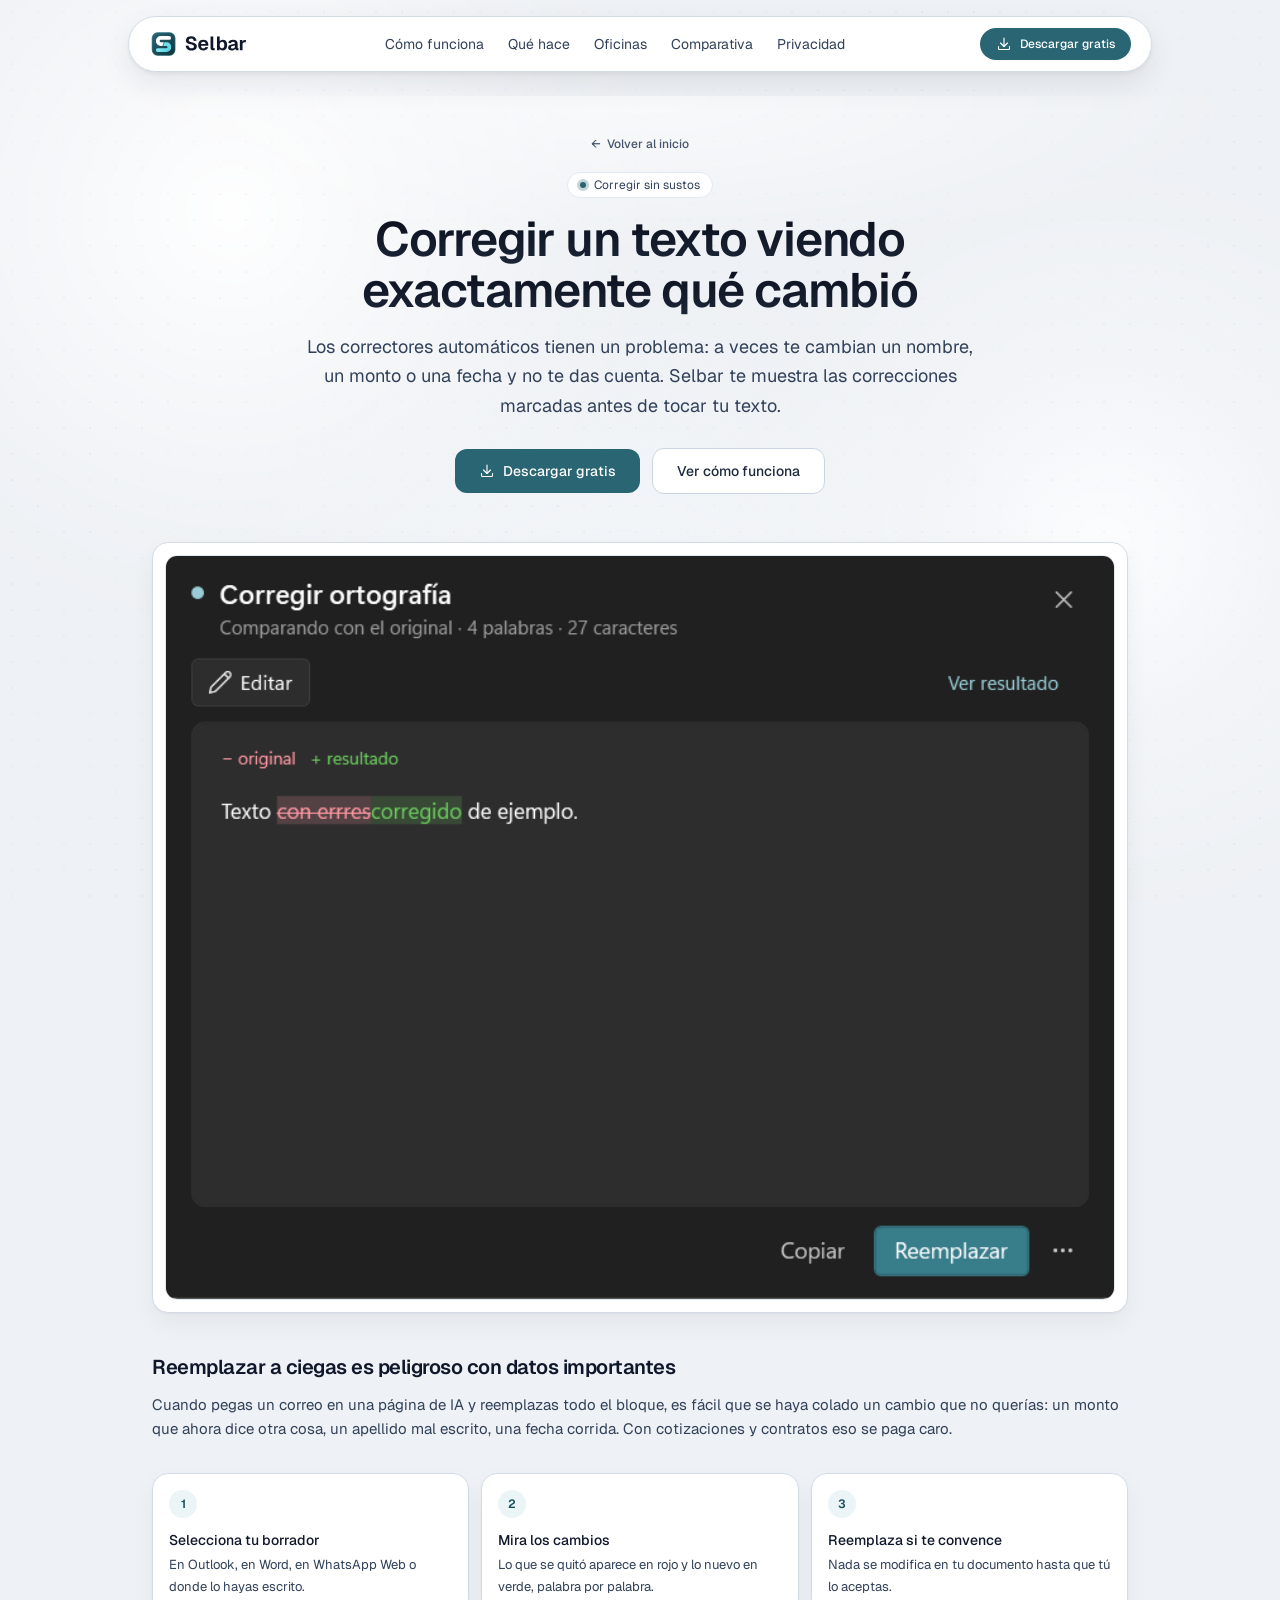
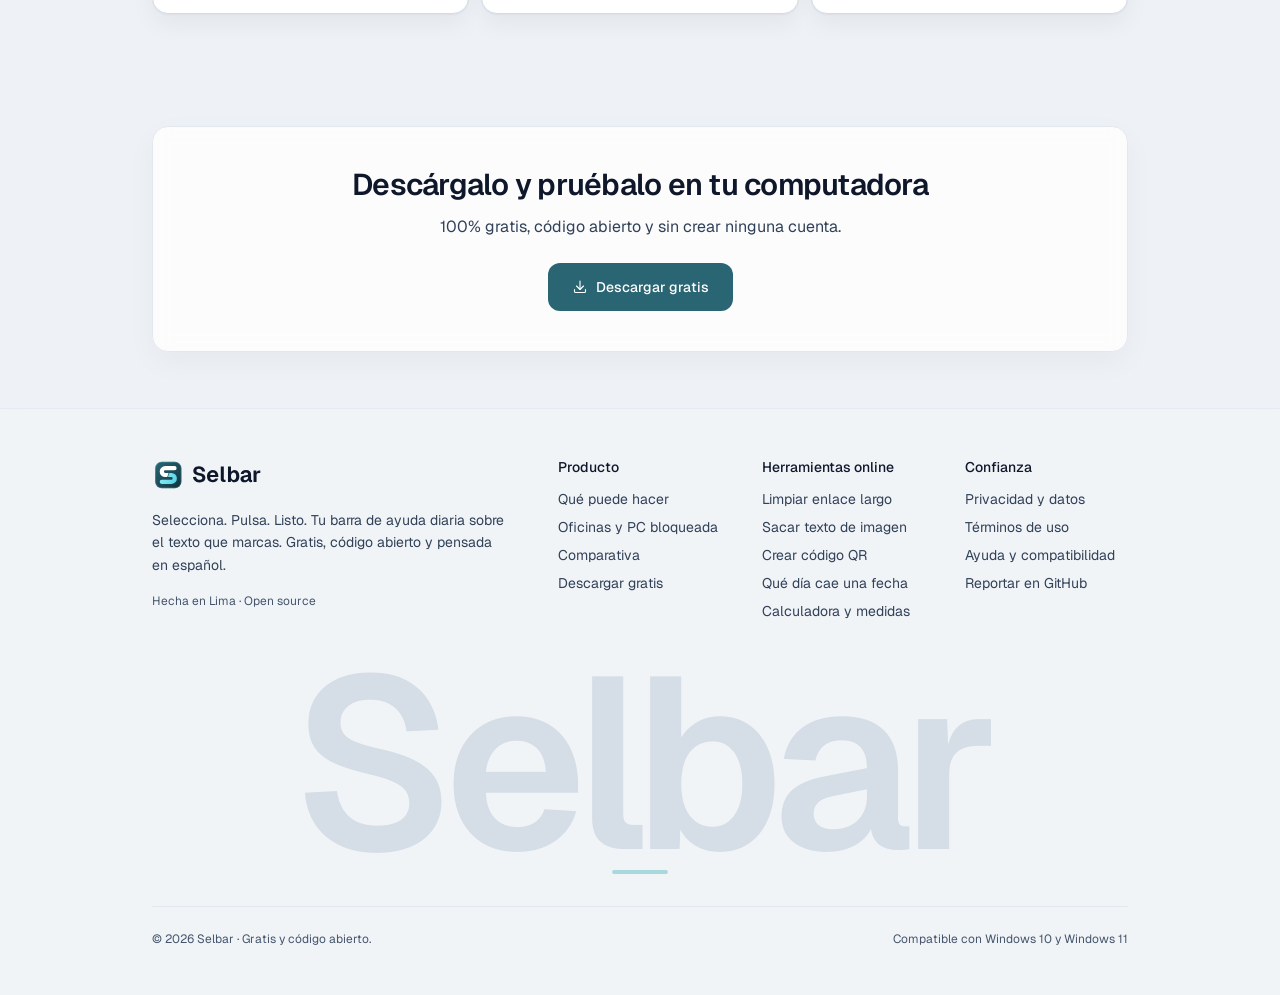
<file: corregir-ortografia-en-cualquier-app/index.html>
<!doctype html>
<html lang="es">
<head>
  <meta charset="utf-8" />
  <meta name="viewport" content="width=device-width, initial-scale=1.0" />
  <title>Corregir ortografía viendo qué cambió · Selbar</title>
  <meta name="description" content="Corrige un correo, un reporte o un mensaje y mira exactamente qué cambió antes de reemplazarlo. Nada de reescrituras a ciegas." />
  <link rel="canonical" href="https://alarconcesar.github.io/selbar/corregir-ortografia-en-cualquier-app/" />
  <meta property="og:type" content="website" />
  <meta property="og:site_name" content="Selbar" />
  <meta property="og:title" content="Corregir ortografía viendo qué cambió · Selbar" />
  <meta property="og:description" content="Corrige un correo, un reporte o un mensaje y mira exactamente qué cambió antes de reemplazarlo. Nada de reescrituras a ciegas." />
  <meta property="og:url" content="https://alarconcesar.github.io/selbar/corregir-ortografia-en-cualquier-app/" />
  <meta property="og:image" content="https://alarconcesar.github.io/selbar/assets/og-selbar.png" />
  <meta name="twitter:card" content="summary_large_image" />
  <meta name="twitter:title" content="Corregir ortografía viendo qué cambió · Selbar" />
  <meta name="twitter:description" content="Corrige un correo, un reporte o un mensaje y mira exactamente qué cambió antes de reemplazarlo. Nada de reescrituras a ciegas." />
  <meta name="twitter:image" content="https://alarconcesar.github.io/selbar/assets/og-selbar.png" />
  <link rel="icon" href="../favicon.ico" sizes="32x32" />
  <link rel="icon" type="image/svg+xml" href="../favicon.svg" />
  <link rel="apple-touch-icon" href="../apple-touch-icon.png" />
  <link rel="manifest" href="../site.webmanifest" />
  <link rel="preconnect" href="https://fonts.googleapis.com" />
  <link rel="preconnect" href="https://fonts.gstatic.com" crossorigin />
  <link href="https://fonts.googleapis.com/css2?family=Geist+Mono:wght@400;500;600&family=Geist:wght@400;500;600;700&display=swap" rel="stylesheet" />
  <script type="application/ld+json">{"@context":"https://schema.org","@type":"SoftwareApplication","name":"Selbar","operatingSystem":"Windows 10, Windows 11","applicationCategory":"UtilitiesApplication","softwareVersion":"0.13.6","inLanguage":"es","url":"https://alarconcesar.github.io/selbar","offers":{"@type":"Offer","price":"0","priceCurrency":"USD"},"description":"Barra de acciones rápida para Windows sobre el texto que seleccionas. Limpia enlaces, lee texto de imágenes, crea códigos QR y resume o corrige sin cambiar de ventana."}</script>
  <script type="module" crossorigin src="../assets/main-DIk294JU.js"></script>
  <link rel="stylesheet" crossorigin href="../assets/main-DAk2SBkb.css">
</head>
<body class="bg-[#eef1f5] text-slate-700 antialiased selection:bg-[#2a6573]/20 selection:text-slate-900 relative">
  <!-- Living light ambient canvas behind all sections -->
  <div class="bg-ambient" aria-hidden="true">
    <div class="bg-orb bg-orb-1"></div>
    <div class="bg-orb bg-orb-2"></div>
    <div class="bg-orb bg-orb-3"></div>
    <canvas id="living-bg-canvas" class="absolute inset-0 w-full h-full pointer-events-none"></canvas>
    <div id="bg-spotlight" class="bg-spotlight"></div>
  </div>

  <a href="#contenido" class="sr-only focus:not-sr-only focus:fixed focus:top-4 focus:left-4 focus:z-50 focus:px-4 focus:py-2 focus:rounded-lg focus:bg-[#2a6573] focus:text-white">Saltar al contenido</a>

  <!-- Floating Island Navbar -->
  <header class="fixed top-4 inset-x-0 z-40 px-4 pointer-events-none">
    <div class="max-w-5xl mx-auto pointer-events-auto">
      <nav aria-label="Navegación principal" class="island-nav relative overflow-hidden rounded-full px-4 sm:px-5 h-14 flex items-center justify-between gap-4">
        <a href="../index.html" class="flex items-center shrink-0 focus:outline-none">
          <img src="../assets/selbar-logo.svg" alt="Selbar" width="203" height="64" class="h-8 w-auto" />
        </a>

        <div class="hidden md:flex items-center gap-6 text-sm text-slate-700">
          <a href="../index.html#como-funciona" class="hover:text-slate-900 transition-colors">Cómo funciona</a>
          <a href="../index.html#funciones" class="hover:text-slate-900 transition-colors">Qué hace</a>
          <a href="../oficinas-y-pc-bloqueada/index.html" class="hover:text-slate-900 transition-colors">Oficinas</a>
          <a href="../comparativa/index.html" class="hover:text-slate-900 transition-colors">Comparativa</a>
          <a href="../privacidad/index.html" class="hover:text-slate-900 transition-colors">Privacidad</a>
        </div>

        <div class="flex items-center gap-2.5">
          <a href="../index.html#descarga" class="btn-press hidden sm:inline-flex items-center gap-2 px-4 py-2 rounded-full bg-[#2a6573] hover:bg-[#21535f] text-white text-xs font-medium">
            <svg class="w-4 h-4 shrink-0" viewBox="0 0 256 256" fill="none" stroke="currentColor" stroke-width="18" stroke-linecap="round" stroke-linejoin="round"><path d="M128 32v136"/><polyline points="72 112 128 168 184 112"/><path d="M40 168v32a16 16 0 0 0 16 16h144a16 16 0 0 0 16-16v-32"/></svg>
            <span>Descargar gratis</span>
          </a>
          <button id="mobile-nav-toggle" type="button" aria-label="Abrir menú" aria-expanded="false" class="btn-press md:hidden w-10 h-10 rounded-full border border-slate-200 bg-white flex flex-col items-center justify-center gap-1.5 text-slate-700 cursor-pointer">
            <span class="burger-line burger-line-1 w-4 h-0.5 bg-current rounded-full"></span>
            <span class="burger-line burger-line-2 w-4 h-0.5 bg-current rounded-full"></span>
          </button>
        </div>
        <span id="scroll-progress" aria-hidden="true" class="scroll-progress pointer-events-none absolute bottom-0 left-6 right-6 h-[2px] rounded-full bg-[#2a6573]/75"></span>
      </nav>
    </div>
  </header>

  <!-- Mobile Drawer (uses visibility + opacity, never mount/unmount) -->
  <div id="mobile-nav-drawer" class="fixed inset-0 z-30 bg-white/95 backdrop-blur-xl pt-24 px-6 pb-8 flex flex-col justify-between transition-all duration-200 md:hidden" style="visibility: hidden; opacity: 0; pointer-events: none;">
    <div class="space-y-2">
      <a href="../index.html" class="block px-4 py-3 rounded-xl text-base font-medium text-slate-900 bg-slate-100 border border-slate-200">Inicio</a>
      <a href="../index.html#como-funciona" class="block px-4 py-3 rounded-xl text-base text-slate-700 hover:bg-slate-100">Cómo funciona</a>
      <a href="../index.html#funciones" class="block px-4 py-3 rounded-xl text-base text-slate-700 hover:bg-slate-100">Qué hace</a>
      <a href="../oficinas-y-pc-bloqueada/index.html" class="block px-4 py-3 rounded-xl text-base text-slate-700 hover:bg-slate-100">Oficinas y PCs con restricciones</a>
      <a href="../comparativa/index.html" class="block px-4 py-3 rounded-xl text-base text-slate-700 hover:bg-slate-100">Comparativa honesta</a>
      <a href="../privacidad/index.html" class="block px-4 py-3 rounded-xl text-base text-slate-700 hover:bg-slate-100">Privacidad</a>
      <a href="../problemas-conocidos/index.html" class="block px-4 py-3 rounded-xl text-base text-slate-700 hover:bg-slate-100">Ayuda y compatibilidad</a>
    </div>
    <a href="../index.html#descarga" class="w-full inline-flex items-center justify-center gap-2 px-5 py-3.5 rounded-xl bg-[#2a6573] text-white text-sm font-medium">
      <svg class="w-4 h-4 shrink-0" viewBox="0 0 256 256" fill="none" stroke="currentColor" stroke-width="18" stroke-linecap="round" stroke-linejoin="round"><path d="M128 32v136"/><polyline points="72 112 128 168 184 112"/><path d="M40 168v32a16 16 0 0 0 16 16h144a16 16 0 0 0 16-16v-32"/></svg>
      <span>Descargar gratis para Windows</span>
    </a>
  </div>

  <main id="contenido" class="relative z-10 pt-24">
    
  
  <section class="relative overflow-hidden">
    <div class="hero-mesh-wash absolute inset-0 pointer-events-none" aria-hidden="true"></div>
    <div class="relative max-w-5xl mx-auto px-4 sm:px-6 pt-6 sm:pt-10 pb-10 sm:pb-12 text-center">
      <div class="hero-enter flex justify-center" style="--d:0ms;">
        <a href="../index.html" class="inline-flex items-center gap-1.5 text-xs font-medium text-slate-600 hover:text-slate-900 transition-colors">
          <span>←</span> Volver al inicio
        </a>
      </div>
      <div class="hero-enter mt-5 inline-flex items-center gap-2 px-3 py-1 rounded-full bg-white/90 border border-slate-200 text-xs text-slate-700" style="--d:35ms;">
              <span class="pulse-dot w-1.5 h-1.5 rounded-full bg-[#2a6573]"></span>
              <span>Corregir sin sustos</span>
            </div>
      <h1 class="hero-enter mt-4 text-3xl leading-[1.08] sm:text-5xl sm:leading-[1.06] font-semibold tracking-tight max-w-3xl mx-auto" style="--d:70ms;">
        <span class="hero-title-gradient">Corregir un texto viendo exactamente qué cambió</span>
      </h1>
      <p class="hero-enter mt-4 text-base sm:text-lg text-slate-700 leading-relaxed max-w-2xl mx-auto" style="--d:110ms;">Los correctores automáticos tienen un problema: a veces te cambian un nombre, un monto o una fecha y no te das cuenta. Selbar te muestra las correcciones marcadas antes de tocar tu texto.</p>
      <div class="hero-enter mt-7 flex flex-col sm:flex-row items-center justify-center gap-3" style="--d:155ms;">
              <a href="../index.html#descarga" class="btn-press w-full sm:w-auto inline-flex items-center justify-center gap-2 px-6 py-3 rounded-xl bg-[#2a6573] hover:bg-[#21535f] text-white text-sm font-medium">
                <svg class="w-4 h-4 shrink-0" viewBox="0 0 256 256" fill="none" stroke="currentColor" stroke-width="18" stroke-linecap="round" stroke-linejoin="round"><path d="M128 32v136"/><polyline points="72 112 128 168 184 112"/><path d="M40 168v32a16 16 0 0 0 16 16h144a16 16 0 0 0 16-16v-32"/></svg><span>Descargar gratis</span>
              </a>
              <a href="../index.html#demo" class="btn-press w-full sm:w-auto inline-flex items-center justify-center px-6 py-3 rounded-xl bg-white border border-slate-300 hover:border-slate-400 text-slate-800 text-sm font-medium">
                Ver cómo funciona
              </a>
            </div>
    </div>
  </section>

  <section class="pb-14">
    <div class="max-w-5xl mx-auto px-4 sm:px-6">
      <div class="fluent-card p-2 sm:p-3">
              <img src="../assets/screens/resultado-diff.png" alt="Vista de cambios en rojo y verde antes de reemplazar" class="w-full rounded-xl border border-slate-200" loading="lazy" />
            </div>

      <div class="mt-10">
        <h2 class="text-xl font-semibold text-slate-900">Reemplazar a ciegas es peligroso con datos importantes</h2>
        <p class="mt-3 text-[15px] text-slate-700 leading-relaxed">Cuando pegas un correo en una página de IA y reemplazas todo el bloque, es fácil que se haya colado un cambio que no querías: un monto que ahora dice otra cosa, un apellido mal escrito, una fecha corrida. Con cotizaciones y contratos eso se paga caro.</p>
      </div>

      <div class="mt-8 grid sm:grid-cols-3 gap-3">
              
                <div class="fluent-card p-4">
                  <div class="w-7 h-7 rounded-full bg-[#ebf5f7] text-[#134e5c] text-xs font-semibold flex items-center justify-center">1</div>
                  <div class="mt-3 text-sm font-medium text-slate-900">Selecciona tu borrador</div>
                  <p class="mt-1 text-[13px] text-slate-700 leading-relaxed">En Outlook, en Word, en WhatsApp Web o donde lo hayas escrito.</p>
                </div>
                <div class="fluent-card p-4">
                  <div class="w-7 h-7 rounded-full bg-[#ebf5f7] text-[#134e5c] text-xs font-semibold flex items-center justify-center">2</div>
                  <div class="mt-3 text-sm font-medium text-slate-900">Mira los cambios</div>
                  <p class="mt-1 text-[13px] text-slate-700 leading-relaxed">Lo que se quitó aparece en rojo y lo nuevo en verde, palabra por palabra.</p>
                </div>
                <div class="fluent-card p-4">
                  <div class="w-7 h-7 rounded-full bg-[#ebf5f7] text-[#134e5c] text-xs font-semibold flex items-center justify-center">3</div>
                  <div class="mt-3 text-sm font-medium text-slate-900">Reemplaza si te convence</div>
                  <p class="mt-1 text-[13px] text-slate-700 leading-relaxed">Nada se modifica en tu documento hasta que tú lo aceptas.</p>
                </div>
            </div>
    </div>
  </section>

  
  <section class="py-14">
    <div class="max-w-5xl mx-auto px-4 sm:px-6">
      <div class="rounded-2xl bg-white/80 backdrop-blur-sm border border-slate-200 shadow-[0_10px_30px_rgba(15,23,42,0.04)] p-7 sm:p-10 text-center">
        <h2 class="text-2xl sm:text-3xl font-semibold tracking-tight text-slate-900">Descárgalo y pruébalo en tu computadora</h2>
        <p class="mt-3 text-slate-700">100% gratis, código abierto y sin crear ninguna cuenta.</p>
        <a href="../index.html#descarga" class="btn-press mt-6 inline-flex items-center gap-2 px-6 py-3.5 rounded-xl bg-[#2a6573] hover:bg-[#21535f] text-white text-sm font-medium">
          <svg class="w-4 h-4 shrink-0" viewBox="0 0 256 256" fill="none" stroke="currentColor" stroke-width="18" stroke-linecap="round" stroke-linejoin="round"><path d="M128 32v136"/><polyline points="72 112 128 168 184 112"/><path d="M40 168v32a16 16 0 0 0 16 16h144a16 16 0 0 0 16-16v-32"/></svg><span>Descargar gratis</span>
        </a>
      </div>
    </div>
  </section>
  </main>

  <!-- Footer -->
  <footer class="relative z-10 border-t border-slate-200/80 bg-[#f3f5f8]/70 backdrop-blur-sm overflow-hidden">
    <div class="max-w-5xl mx-auto px-4 sm:px-6 py-12">
      <div class="grid grid-cols-1 md:grid-cols-2 lg:grid-cols-5 gap-10">
        <div class="lg:col-span-2 space-y-4">
          <a href="../index.html" class="inline-flex items-center">
            <img src="../assets/selbar-logo.svg" alt="Selbar" width="203" height="64" class="h-9 w-auto" />
          </a>
          <p class="text-sm text-slate-700 max-w-sm leading-relaxed">
            Selecciona. Pulsa. Listo. Tu barra de ayuda diaria sobre el texto que marcas. Gratis, código abierto y pensada en español.
          </p>
          <div class="text-xs text-slate-600">
            Hecha en Lima · Open source
          </div>
        </div>

        <div class="space-y-3 text-sm">
          <div class="font-medium text-slate-900">Producto</div>
          <ul class="space-y-2 text-slate-700">
            <li><a href="../index.html#funciones" class="hover:text-slate-900 transition-colors">Qué puede hacer</a></li>
            <li><a href="../oficinas-y-pc-bloqueada/index.html" class="hover:text-slate-900 transition-colors">Oficinas y PC bloqueada</a></li>
            <li><a href="../comparativa/index.html" class="hover:text-slate-900 transition-colors">Comparativa</a></li>
            <li><a href="../index.html#descarga" class="hover:text-slate-900 transition-colors">Descargar gratis</a></li>
          </ul>
        </div>

        <div class="space-y-3 text-sm">
          <div class="font-medium text-slate-900">Herramientas online</div>
          <ul class="space-y-2 text-slate-700">
            <li><a href="../quitar-utm-de-un-enlace/index.html" class="hover:text-slate-900 transition-colors">Limpiar enlace largo</a></li>
            <li><a href="../extraer-texto-de-una-imagen/index.html" class="hover:text-slate-900 transition-colors">Sacar texto de imagen</a></li>
            <li><a href="../leer-codigo-qr-en-la-pc/index.html" class="hover:text-slate-900 transition-colors">Crear código QR</a></li>
            <li><a href="../saber-que-dia-cae-una-fecha/index.html" class="hover:text-slate-900 transition-colors">Qué día cae una fecha</a></li>
            <li><a href="../convertir-unidades-al-instante/index.html" class="hover:text-slate-900 transition-colors">Calculadora y medidas</a></li>
          </ul>
        </div>

        <div class="space-y-3 text-sm">
          <div class="font-medium text-slate-900">Confianza</div>
          <ul class="space-y-2 text-slate-700">
            <li><a href="../privacidad/index.html" class="hover:text-slate-900 transition-colors">Privacidad y datos</a></li>
            <li><a href="../terminos/index.html" class="hover:text-slate-900 transition-colors">Términos de uso</a></li>
            <li><a href="../problemas-conocidos/index.html" class="hover:text-slate-900 transition-colors">Ayuda y compatibilidad</a></li>
            <li><a href="https://github.com/alarconcesar/selbar/issues" class="hover:text-slate-900 transition-colors">Reportar en GitHub</a></li>
          </ul>
        </div>
      </div>

      <div class="reveal-item mt-8 sm:mt-12 select-none" data-reveal aria-hidden="true">
        <div class="footer-wordmark">Selbar</div>
        <div class="mx-auto mt-3 h-1 w-14 rounded-full bg-[#a9d7de]"></div>
      </div>

      <div class="mt-8 pt-6 border-t border-slate-200 flex flex-col sm:flex-row items-center justify-between gap-4 text-xs text-slate-600">
        <span>© 2026 Selbar · Gratis y código abierto.</span>
        <span>Compatible con Windows 10 y Windows 11</span>
      </div>
    </div>
  </footer>

</body>
</html>
</file>
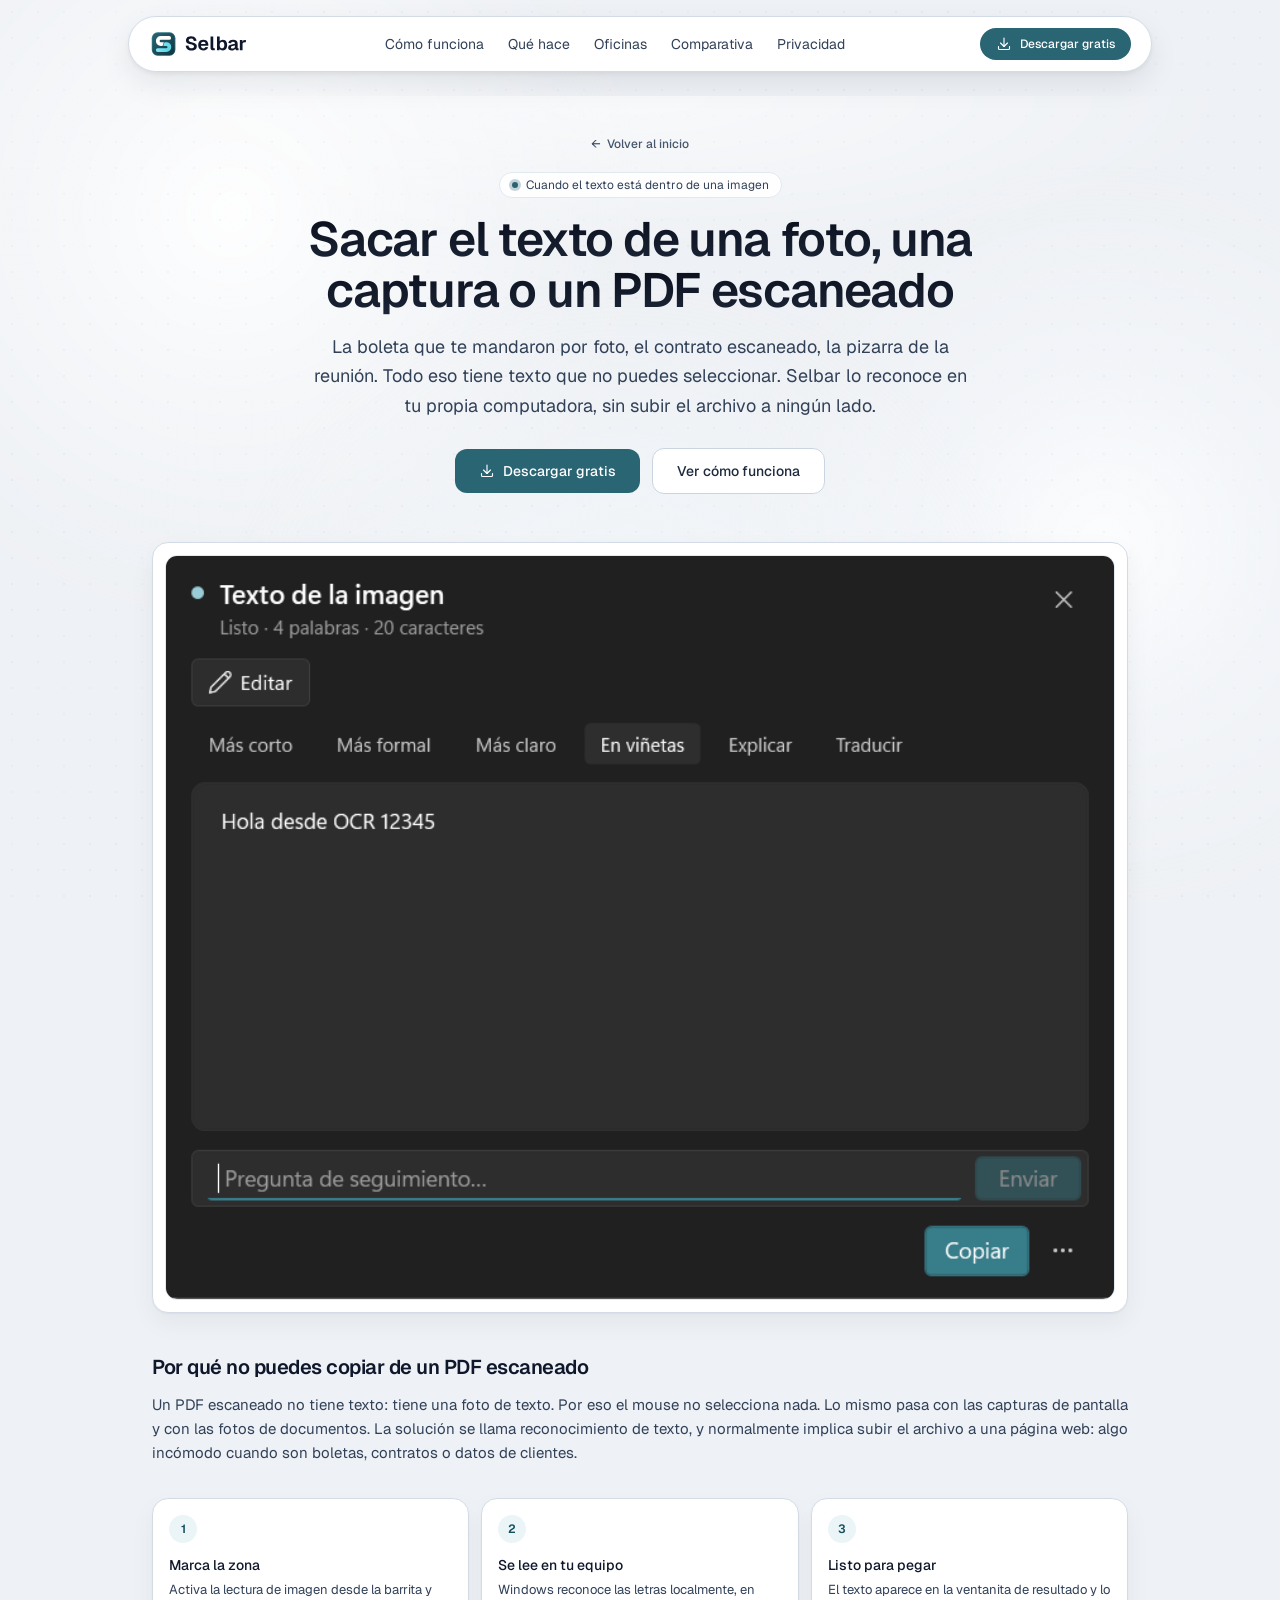
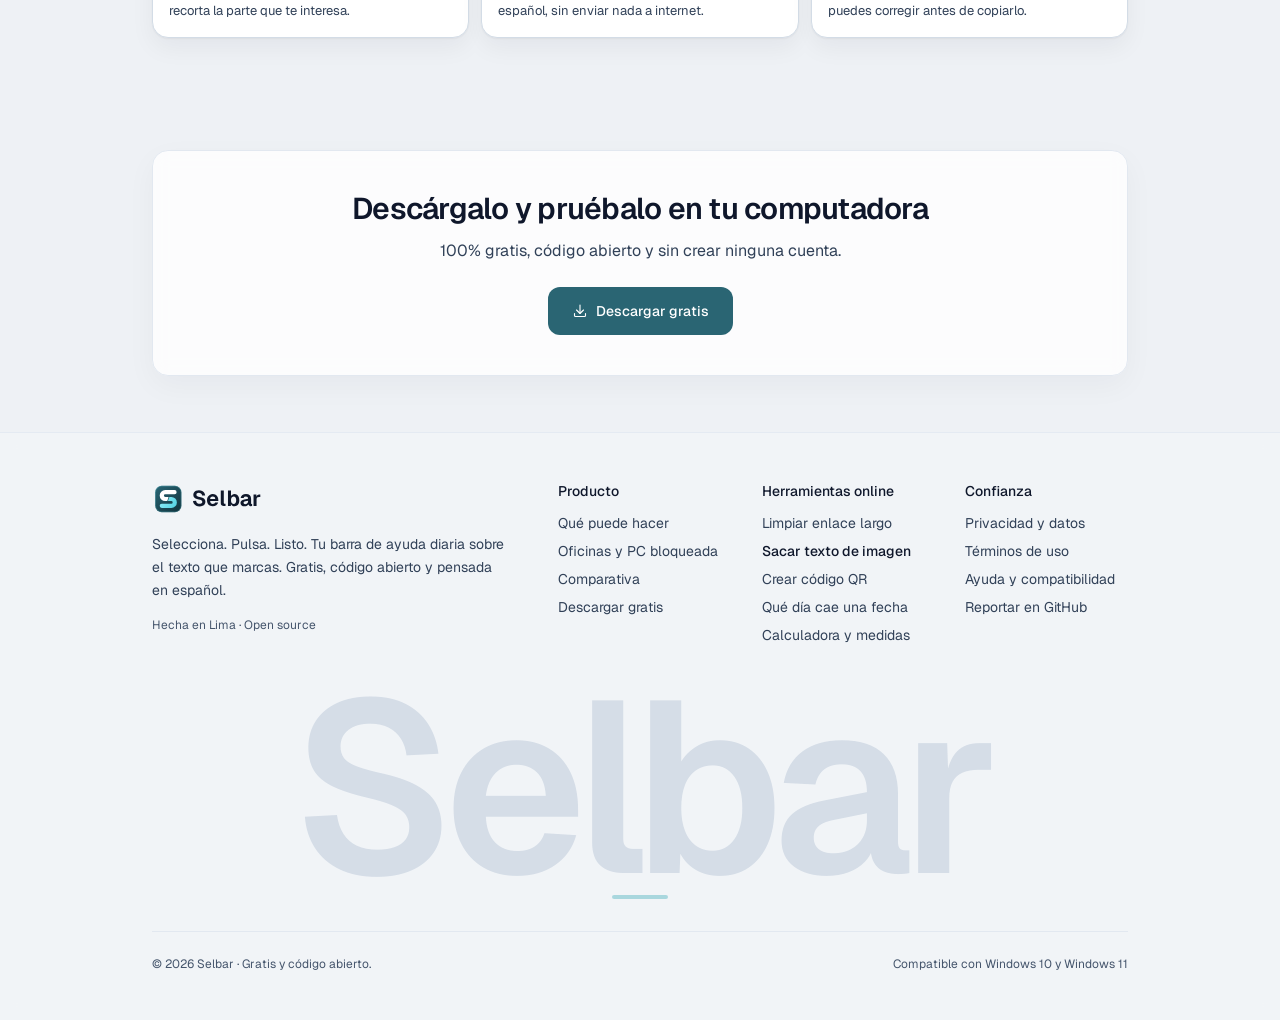
<file: extraer-texto-de-una-imagen/index.html>
<!doctype html>
<html lang="es">
<head>
  <meta charset="utf-8" />
  <meta name="viewport" content="width=device-width, initial-scale=1.0" />
  <title>Sacar el texto de una imagen o de un PDF que no deja copiar · Selbar</title>
  <meta name="description" content="Copia el texto de una foto, una captura o un PDF escaneado en Windows, sin subir el archivo a ninguna página y sin internet." />
  <link rel="canonical" href="https://alarconcesar.github.io/selbar/extraer-texto-de-una-imagen/" />
  <meta property="og:type" content="website" />
  <meta property="og:site_name" content="Selbar" />
  <meta property="og:title" content="Sacar el texto de una imagen o de un PDF que no deja copiar · Selbar" />
  <meta property="og:description" content="Copia el texto de una foto, una captura o un PDF escaneado en Windows, sin subir el archivo a ninguna página y sin internet." />
  <meta property="og:url" content="https://alarconcesar.github.io/selbar/extraer-texto-de-una-imagen/" />
  <meta property="og:image" content="https://alarconcesar.github.io/selbar/assets/og-selbar.png" />
  <meta name="twitter:card" content="summary_large_image" />
  <meta name="twitter:title" content="Sacar el texto de una imagen o de un PDF que no deja copiar · Selbar" />
  <meta name="twitter:description" content="Copia el texto de una foto, una captura o un PDF escaneado en Windows, sin subir el archivo a ninguna página y sin internet." />
  <meta name="twitter:image" content="https://alarconcesar.github.io/selbar/assets/og-selbar.png" />
  <link rel="icon" href="../favicon.ico" sizes="32x32" />
  <link rel="icon" type="image/svg+xml" href="../favicon.svg" />
  <link rel="apple-touch-icon" href="../apple-touch-icon.png" />
  <link rel="manifest" href="../site.webmanifest" />
  <link rel="preconnect" href="https://fonts.googleapis.com" />
  <link rel="preconnect" href="https://fonts.gstatic.com" crossorigin />
  <link href="https://fonts.googleapis.com/css2?family=Geist+Mono:wght@400;500;600&family=Geist:wght@400;500;600;700&display=swap" rel="stylesheet" />
  <script type="application/ld+json">{"@context":"https://schema.org","@type":"SoftwareApplication","name":"Selbar","operatingSystem":"Windows 10, Windows 11","applicationCategory":"UtilitiesApplication","softwareVersion":"0.13.6","inLanguage":"es","url":"https://alarconcesar.github.io/selbar","offers":{"@type":"Offer","price":"0","priceCurrency":"USD"},"description":"Barra de acciones rápida para Windows sobre el texto que seleccionas. Limpia enlaces, lee texto de imágenes, crea códigos QR y resume o corrige sin cambiar de ventana."}</script>
  <script type="module" crossorigin src="../assets/main-DIk294JU.js"></script>
  <link rel="stylesheet" crossorigin href="../assets/main-DAk2SBkb.css">
</head>
<body class="bg-[#eef1f5] text-slate-700 antialiased selection:bg-[#2a6573]/20 selection:text-slate-900 relative">
  <!-- Living light ambient canvas behind all sections -->
  <div class="bg-ambient" aria-hidden="true">
    <div class="bg-orb bg-orb-1"></div>
    <div class="bg-orb bg-orb-2"></div>
    <div class="bg-orb bg-orb-3"></div>
    <canvas id="living-bg-canvas" class="absolute inset-0 w-full h-full pointer-events-none"></canvas>
    <div id="bg-spotlight" class="bg-spotlight"></div>
  </div>

  <a href="#contenido" class="sr-only focus:not-sr-only focus:fixed focus:top-4 focus:left-4 focus:z-50 focus:px-4 focus:py-2 focus:rounded-lg focus:bg-[#2a6573] focus:text-white">Saltar al contenido</a>

  <!-- Floating Island Navbar -->
  <header class="fixed top-4 inset-x-0 z-40 px-4 pointer-events-none">
    <div class="max-w-5xl mx-auto pointer-events-auto">
      <nav aria-label="Navegación principal" class="island-nav relative overflow-hidden rounded-full px-4 sm:px-5 h-14 flex items-center justify-between gap-4">
        <a href="../index.html" class="flex items-center shrink-0 focus:outline-none">
          <img src="../assets/selbar-logo.svg" alt="Selbar" width="203" height="64" class="h-8 w-auto" />
        </a>

        <div class="hidden md:flex items-center gap-6 text-sm text-slate-700">
          <a href="../index.html#como-funciona" class="hover:text-slate-900 transition-colors">Cómo funciona</a>
          <a href="../index.html#funciones" class="hover:text-slate-900 transition-colors">Qué hace</a>
          <a href="../oficinas-y-pc-bloqueada/index.html" class="hover:text-slate-900 transition-colors">Oficinas</a>
          <a href="../comparativa/index.html" class="hover:text-slate-900 transition-colors">Comparativa</a>
          <a href="../privacidad/index.html" class="hover:text-slate-900 transition-colors">Privacidad</a>
        </div>

        <div class="flex items-center gap-2.5">
          <a href="../index.html#descarga" class="btn-press hidden sm:inline-flex items-center gap-2 px-4 py-2 rounded-full bg-[#2a6573] hover:bg-[#21535f] text-white text-xs font-medium">
            <svg class="w-4 h-4 shrink-0" viewBox="0 0 256 256" fill="none" stroke="currentColor" stroke-width="18" stroke-linecap="round" stroke-linejoin="round"><path d="M128 32v136"/><polyline points="72 112 128 168 184 112"/><path d="M40 168v32a16 16 0 0 0 16 16h144a16 16 0 0 0 16-16v-32"/></svg>
            <span>Descargar gratis</span>
          </a>
          <button id="mobile-nav-toggle" type="button" aria-label="Abrir menú" aria-expanded="false" class="btn-press md:hidden w-10 h-10 rounded-full border border-slate-200 bg-white flex flex-col items-center justify-center gap-1.5 text-slate-700 cursor-pointer">
            <span class="burger-line burger-line-1 w-4 h-0.5 bg-current rounded-full"></span>
            <span class="burger-line burger-line-2 w-4 h-0.5 bg-current rounded-full"></span>
          </button>
        </div>
        <span id="scroll-progress" aria-hidden="true" class="scroll-progress pointer-events-none absolute bottom-0 left-6 right-6 h-[2px] rounded-full bg-[#2a6573]/75"></span>
      </nav>
    </div>
  </header>

  <!-- Mobile Drawer (uses visibility + opacity, never mount/unmount) -->
  <div id="mobile-nav-drawer" class="fixed inset-0 z-30 bg-white/95 backdrop-blur-xl pt-24 px-6 pb-8 flex flex-col justify-between transition-all duration-200 md:hidden" style="visibility: hidden; opacity: 0; pointer-events: none;">
    <div class="space-y-2">
      <a href="../index.html" class="block px-4 py-3 rounded-xl text-base font-medium text-slate-900 bg-slate-100 border border-slate-200">Inicio</a>
      <a href="../index.html#como-funciona" class="block px-4 py-3 rounded-xl text-base text-slate-700 hover:bg-slate-100">Cómo funciona</a>
      <a href="../index.html#funciones" class="block px-4 py-3 rounded-xl text-base text-slate-700 hover:bg-slate-100">Qué hace</a>
      <a href="../oficinas-y-pc-bloqueada/index.html" class="block px-4 py-3 rounded-xl text-base text-slate-700 hover:bg-slate-100">Oficinas y PCs con restricciones</a>
      <a href="../comparativa/index.html" class="block px-4 py-3 rounded-xl text-base text-slate-700 hover:bg-slate-100">Comparativa honesta</a>
      <a href="../privacidad/index.html" class="block px-4 py-3 rounded-xl text-base text-slate-700 hover:bg-slate-100">Privacidad</a>
      <a href="../problemas-conocidos/index.html" class="block px-4 py-3 rounded-xl text-base text-slate-700 hover:bg-slate-100">Ayuda y compatibilidad</a>
    </div>
    <a href="../index.html#descarga" class="w-full inline-flex items-center justify-center gap-2 px-5 py-3.5 rounded-xl bg-[#2a6573] text-white text-sm font-medium">
      <svg class="w-4 h-4 shrink-0" viewBox="0 0 256 256" fill="none" stroke="currentColor" stroke-width="18" stroke-linecap="round" stroke-linejoin="round"><path d="M128 32v136"/><polyline points="72 112 128 168 184 112"/><path d="M40 168v32a16 16 0 0 0 16 16h144a16 16 0 0 0 16-16v-32"/></svg>
      <span>Descargar gratis para Windows</span>
    </a>
  </div>

  <main id="contenido" class="relative z-10 pt-24">
    
  
  <section class="relative overflow-hidden">
    <div class="hero-mesh-wash absolute inset-0 pointer-events-none" aria-hidden="true"></div>
    <div class="relative max-w-5xl mx-auto px-4 sm:px-6 pt-6 sm:pt-10 pb-10 sm:pb-12 text-center">
      <div class="hero-enter flex justify-center" style="--d:0ms;">
        <a href="../index.html" class="inline-flex items-center gap-1.5 text-xs font-medium text-slate-600 hover:text-slate-900 transition-colors">
          <span>←</span> Volver al inicio
        </a>
      </div>
      <div class="hero-enter mt-5 inline-flex items-center gap-2 px-3 py-1 rounded-full bg-white/90 border border-slate-200 text-xs text-slate-700" style="--d:35ms;">
              <span class="pulse-dot w-1.5 h-1.5 rounded-full bg-[#2a6573]"></span>
              <span>Cuando el texto está dentro de una imagen</span>
            </div>
      <h1 class="hero-enter mt-4 text-3xl leading-[1.08] sm:text-5xl sm:leading-[1.06] font-semibold tracking-tight max-w-3xl mx-auto" style="--d:70ms;">
        <span class="hero-title-gradient">Sacar el texto de una foto, una captura o un PDF escaneado</span>
      </h1>
      <p class="hero-enter mt-4 text-base sm:text-lg text-slate-700 leading-relaxed max-w-2xl mx-auto" style="--d:110ms;">La boleta que te mandaron por foto, el contrato escaneado, la pizarra de la reunión. Todo eso tiene texto que no puedes seleccionar. Selbar lo reconoce en tu propia computadora, sin subir el archivo a ningún lado.</p>
      <div class="hero-enter mt-7 flex flex-col sm:flex-row items-center justify-center gap-3" style="--d:155ms;">
              <a href="../index.html#descarga" class="btn-press w-full sm:w-auto inline-flex items-center justify-center gap-2 px-6 py-3 rounded-xl bg-[#2a6573] hover:bg-[#21535f] text-white text-sm font-medium">
                <svg class="w-4 h-4 shrink-0" viewBox="0 0 256 256" fill="none" stroke="currentColor" stroke-width="18" stroke-linecap="round" stroke-linejoin="round"><path d="M128 32v136"/><polyline points="72 112 128 168 184 112"/><path d="M40 168v32a16 16 0 0 0 16 16h144a16 16 0 0 0 16-16v-32"/></svg><span>Descargar gratis</span>
              </a>
              <a href="../index.html#demo" class="btn-press w-full sm:w-auto inline-flex items-center justify-center px-6 py-3 rounded-xl bg-white border border-slate-300 hover:border-slate-400 text-slate-800 text-sm font-medium">
                Ver cómo funciona
              </a>
            </div>
    </div>
  </section>

  <section class="pb-14">
    <div class="max-w-5xl mx-auto px-4 sm:px-6">
      <div class="fluent-card p-2 sm:p-3">
              <img src="../assets/screens/resultado-ocr.png" alt="Resultado de la lectura de una imagen en Selbar" class="w-full rounded-xl border border-slate-200" loading="lazy" />
            </div>

      <div class="mt-10">
        <h2 class="text-xl font-semibold text-slate-900">Por qué no puedes copiar de un PDF escaneado</h2>
        <p class="mt-3 text-[15px] text-slate-700 leading-relaxed">Un PDF escaneado no tiene texto: tiene una foto de texto. Por eso el mouse no selecciona nada. Lo mismo pasa con las capturas de pantalla y con las fotos de documentos. La solución se llama reconocimiento de texto, y normalmente implica subir el archivo a una página web: algo incómodo cuando son boletas, contratos o datos de clientes.</p>
      </div>

      <div class="mt-8 grid sm:grid-cols-3 gap-3">
              
                <div class="fluent-card p-4">
                  <div class="w-7 h-7 rounded-full bg-[#ebf5f7] text-[#134e5c] text-xs font-semibold flex items-center justify-center">1</div>
                  <div class="mt-3 text-sm font-medium text-slate-900">Marca la zona</div>
                  <p class="mt-1 text-[13px] text-slate-700 leading-relaxed">Activa la lectura de imagen desde la barrita y recorta la parte que te interesa.</p>
                </div>
                <div class="fluent-card p-4">
                  <div class="w-7 h-7 rounded-full bg-[#ebf5f7] text-[#134e5c] text-xs font-semibold flex items-center justify-center">2</div>
                  <div class="mt-3 text-sm font-medium text-slate-900">Se lee en tu equipo</div>
                  <p class="mt-1 text-[13px] text-slate-700 leading-relaxed">Windows reconoce las letras localmente, en español, sin enviar nada a internet.</p>
                </div>
                <div class="fluent-card p-4">
                  <div class="w-7 h-7 rounded-full bg-[#ebf5f7] text-[#134e5c] text-xs font-semibold flex items-center justify-center">3</div>
                  <div class="mt-3 text-sm font-medium text-slate-900">Listo para pegar</div>
                  <p class="mt-1 text-[13px] text-slate-700 leading-relaxed">El texto aparece en la ventanita de resultado y lo puedes corregir antes de copiarlo.</p>
                </div>
            </div>
    </div>
  </section>

  
  <section class="py-14">
    <div class="max-w-5xl mx-auto px-4 sm:px-6">
      <div class="rounded-2xl bg-white/80 backdrop-blur-sm border border-slate-200 shadow-[0_10px_30px_rgba(15,23,42,0.04)] p-7 sm:p-10 text-center">
        <h2 class="text-2xl sm:text-3xl font-semibold tracking-tight text-slate-900">Descárgalo y pruébalo en tu computadora</h2>
        <p class="mt-3 text-slate-700">100% gratis, código abierto y sin crear ninguna cuenta.</p>
        <a href="../index.html#descarga" class="btn-press mt-6 inline-flex items-center gap-2 px-6 py-3.5 rounded-xl bg-[#2a6573] hover:bg-[#21535f] text-white text-sm font-medium">
          <svg class="w-4 h-4 shrink-0" viewBox="0 0 256 256" fill="none" stroke="currentColor" stroke-width="18" stroke-linecap="round" stroke-linejoin="round"><path d="M128 32v136"/><polyline points="72 112 128 168 184 112"/><path d="M40 168v32a16 16 0 0 0 16 16h144a16 16 0 0 0 16-16v-32"/></svg><span>Descargar gratis</span>
        </a>
      </div>
    </div>
  </section>
  </main>

  <!-- Footer -->
  <footer class="relative z-10 border-t border-slate-200/80 bg-[#f3f5f8]/70 backdrop-blur-sm overflow-hidden">
    <div class="max-w-5xl mx-auto px-4 sm:px-6 py-12">
      <div class="grid grid-cols-1 md:grid-cols-2 lg:grid-cols-5 gap-10">
        <div class="lg:col-span-2 space-y-4">
          <a href="../index.html" class="inline-flex items-center">
            <img src="../assets/selbar-logo.svg" alt="Selbar" width="203" height="64" class="h-9 w-auto" />
          </a>
          <p class="text-sm text-slate-700 max-w-sm leading-relaxed">
            Selecciona. Pulsa. Listo. Tu barra de ayuda diaria sobre el texto que marcas. Gratis, código abierto y pensada en español.
          </p>
          <div class="text-xs text-slate-600">
            Hecha en Lima · Open source
          </div>
        </div>

        <div class="space-y-3 text-sm">
          <div class="font-medium text-slate-900">Producto</div>
          <ul class="space-y-2 text-slate-700">
            <li><a href="../index.html#funciones" class="hover:text-slate-900 transition-colors">Qué puede hacer</a></li>
            <li><a href="../oficinas-y-pc-bloqueada/index.html" class="hover:text-slate-900 transition-colors">Oficinas y PC bloqueada</a></li>
            <li><a href="../comparativa/index.html" class="hover:text-slate-900 transition-colors">Comparativa</a></li>
            <li><a href="../index.html#descarga" class="hover:text-slate-900 transition-colors">Descargar gratis</a></li>
          </ul>
        </div>

        <div class="space-y-3 text-sm">
          <div class="font-medium text-slate-900">Herramientas online</div>
          <ul class="space-y-2 text-slate-700">
            <li><a href="../quitar-utm-de-un-enlace/index.html" class="hover:text-slate-900 transition-colors">Limpiar enlace largo</a></li>
            <li><a href="../extraer-texto-de-una-imagen/index.html" class="hover:text-slate-900 transition-colors">Sacar texto de imagen</a></li>
            <li><a href="../leer-codigo-qr-en-la-pc/index.html" class="hover:text-slate-900 transition-colors">Crear código QR</a></li>
            <li><a href="../saber-que-dia-cae-una-fecha/index.html" class="hover:text-slate-900 transition-colors">Qué día cae una fecha</a></li>
            <li><a href="../convertir-unidades-al-instante/index.html" class="hover:text-slate-900 transition-colors">Calculadora y medidas</a></li>
          </ul>
        </div>

        <div class="space-y-3 text-sm">
          <div class="font-medium text-slate-900">Confianza</div>
          <ul class="space-y-2 text-slate-700">
            <li><a href="../privacidad/index.html" class="hover:text-slate-900 transition-colors">Privacidad y datos</a></li>
            <li><a href="../terminos/index.html" class="hover:text-slate-900 transition-colors">Términos de uso</a></li>
            <li><a href="../problemas-conocidos/index.html" class="hover:text-slate-900 transition-colors">Ayuda y compatibilidad</a></li>
            <li><a href="https://github.com/alarconcesar/selbar/issues" class="hover:text-slate-900 transition-colors">Reportar en GitHub</a></li>
          </ul>
        </div>
      </div>

      <div class="reveal-item mt-8 sm:mt-12 select-none" data-reveal aria-hidden="true">
        <div class="footer-wordmark">Selbar</div>
        <div class="mx-auto mt-3 h-1 w-14 rounded-full bg-[#a9d7de]"></div>
      </div>

      <div class="mt-8 pt-6 border-t border-slate-200 flex flex-col sm:flex-row items-center justify-between gap-4 text-xs text-slate-600">
        <span>© 2026 Selbar · Gratis y código abierto.</span>
        <span>Compatible con Windows 10 y Windows 11</span>
      </div>
    </div>
  </footer>

</body>
</html>
</file>
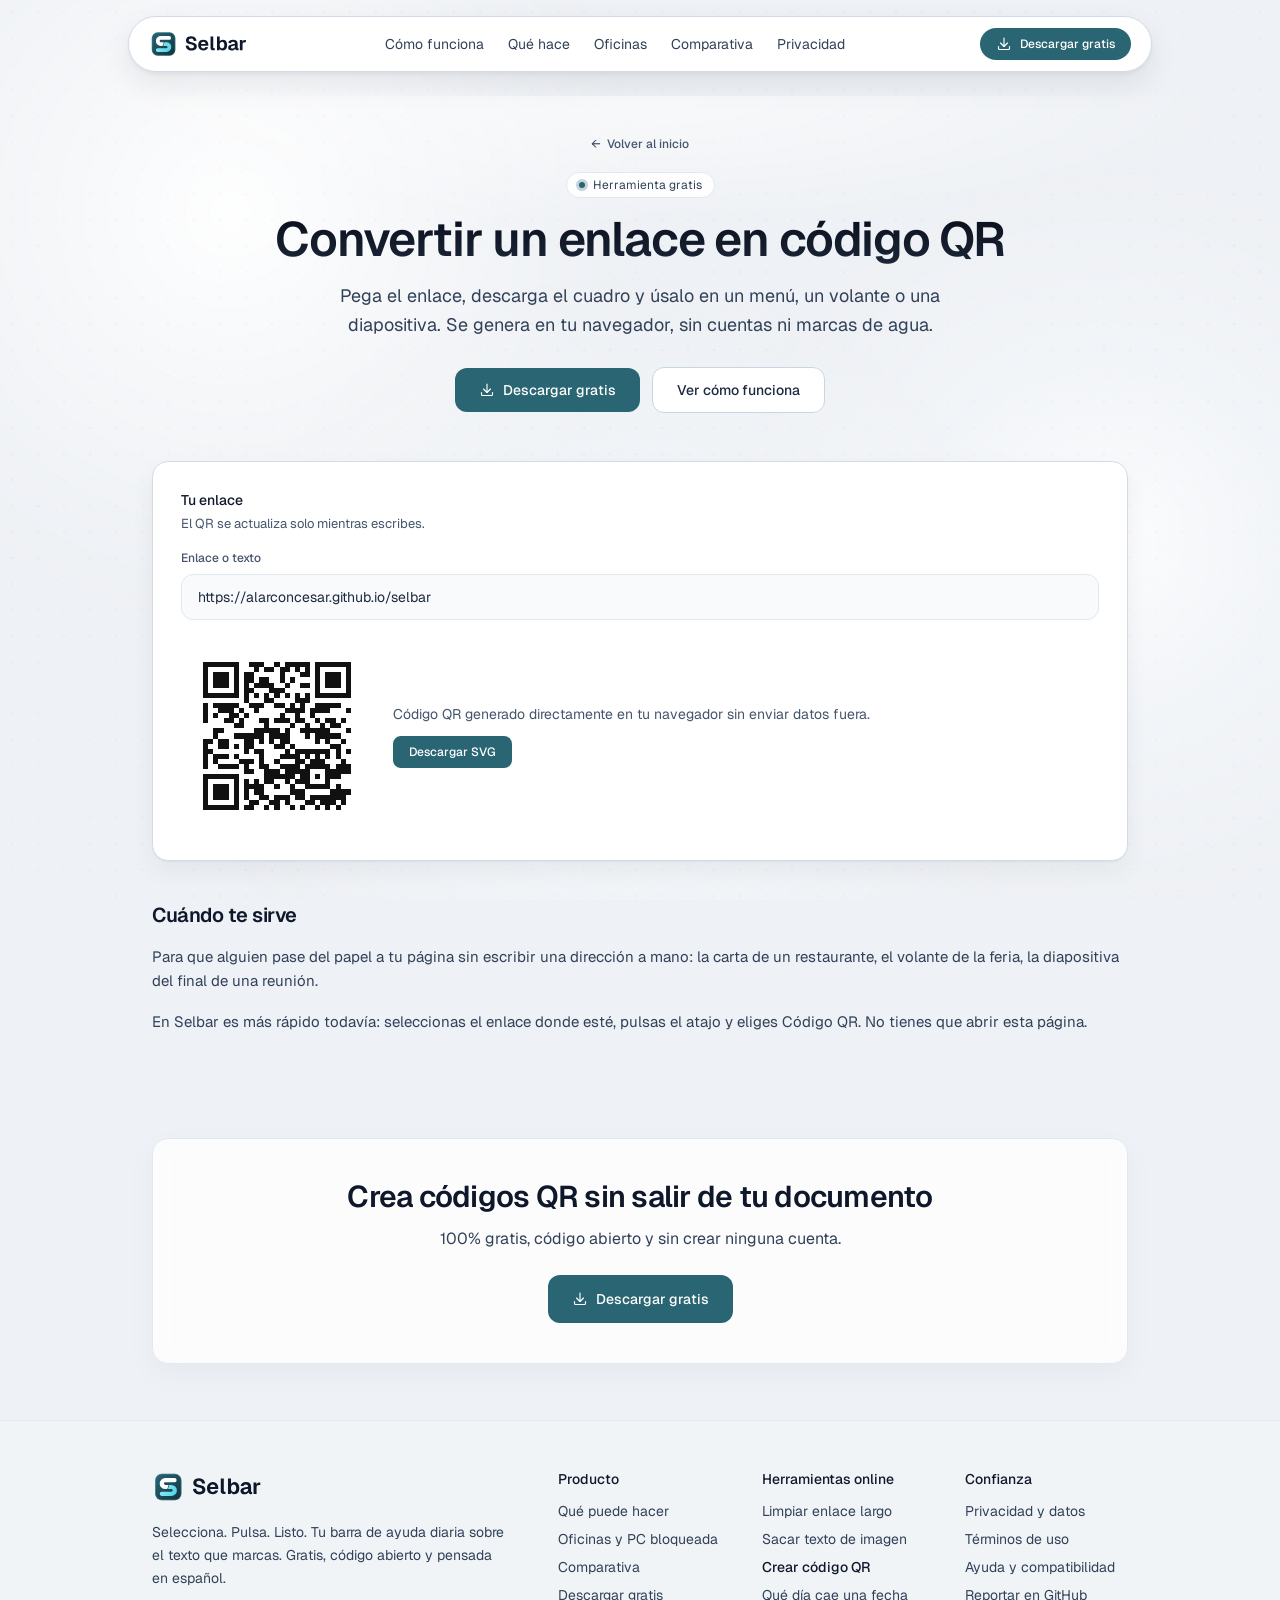
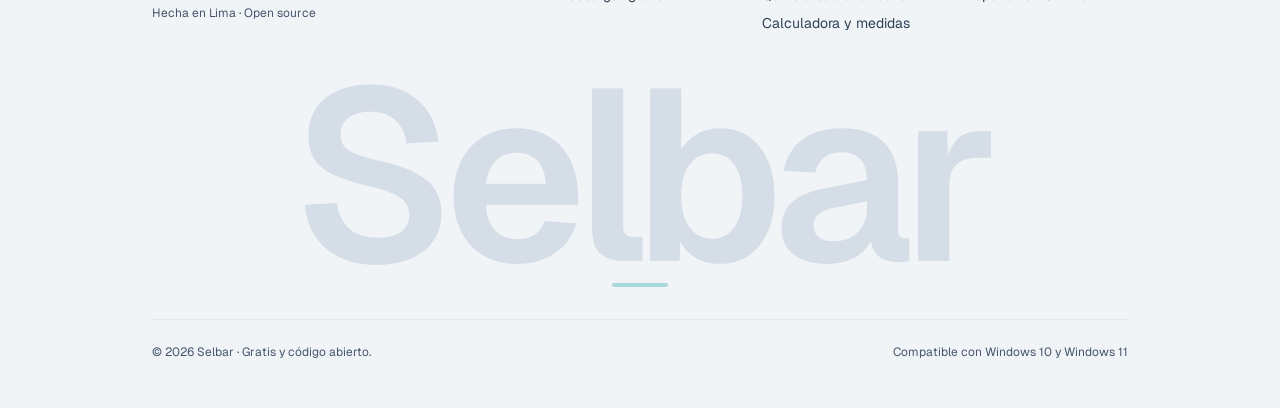
<file: leer-codigo-qr-en-la-pc/index.html>
<!doctype html>
<html lang="es">
<head>
  <meta charset="utf-8" />
  <meta name="viewport" content="width=device-width, initial-scale=1.0" />
  <title>Convertir un enlace en código QR · Selbar</title>
  <meta name="description" content="Genera un código QR desde cualquier enlace en tu computadora, sin cuentas ni marcas de agua. O usa el generador web gratis aquí mismo." />
  <link rel="canonical" href="https://alarconcesar.github.io/selbar/leer-codigo-qr-en-la-pc/" />
  <meta property="og:type" content="website" />
  <meta property="og:site_name" content="Selbar" />
  <meta property="og:title" content="Convertir un enlace en código QR · Selbar" />
  <meta property="og:description" content="Genera un código QR desde cualquier enlace en tu computadora, sin cuentas ni marcas de agua. O usa el generador web gratis aquí mismo." />
  <meta property="og:url" content="https://alarconcesar.github.io/selbar/leer-codigo-qr-en-la-pc/" />
  <meta property="og:image" content="https://alarconcesar.github.io/selbar/assets/og-selbar.png" />
  <meta name="twitter:card" content="summary_large_image" />
  <meta name="twitter:title" content="Convertir un enlace en código QR · Selbar" />
  <meta name="twitter:description" content="Genera un código QR desde cualquier enlace en tu computadora, sin cuentas ni marcas de agua. O usa el generador web gratis aquí mismo." />
  <meta name="twitter:image" content="https://alarconcesar.github.io/selbar/assets/og-selbar.png" />
  <link rel="icon" href="../favicon.ico" sizes="32x32" />
  <link rel="icon" type="image/svg+xml" href="../favicon.svg" />
  <link rel="apple-touch-icon" href="../apple-touch-icon.png" />
  <link rel="manifest" href="../site.webmanifest" />
  <link rel="preconnect" href="https://fonts.googleapis.com" />
  <link rel="preconnect" href="https://fonts.gstatic.com" crossorigin />
  <link href="https://fonts.googleapis.com/css2?family=Geist+Mono:wght@400;500;600&family=Geist:wght@400;500;600;700&display=swap" rel="stylesheet" />
  <script type="application/ld+json">{"@context":"https://schema.org","@type":"SoftwareApplication","name":"Selbar","operatingSystem":"Windows 10, Windows 11","applicationCategory":"UtilitiesApplication","softwareVersion":"0.13.6","inLanguage":"es","url":"https://alarconcesar.github.io/selbar","offers":{"@type":"Offer","price":"0","priceCurrency":"USD"},"description":"Barra de acciones rápida para Windows sobre el texto que seleccionas. Limpia enlaces, lee texto de imágenes, crea códigos QR y resume o corrige sin cambiar de ventana."}</script>
  <script type="module" crossorigin src="../assets/main-DIk294JU.js"></script>
  <link rel="stylesheet" crossorigin href="../assets/main-DAk2SBkb.css">
</head>
<body class="bg-[#eef1f5] text-slate-700 antialiased selection:bg-[#2a6573]/20 selection:text-slate-900 relative">
  <!-- Living light ambient canvas behind all sections -->
  <div class="bg-ambient" aria-hidden="true">
    <div class="bg-orb bg-orb-1"></div>
    <div class="bg-orb bg-orb-2"></div>
    <div class="bg-orb bg-orb-3"></div>
    <canvas id="living-bg-canvas" class="absolute inset-0 w-full h-full pointer-events-none"></canvas>
    <div id="bg-spotlight" class="bg-spotlight"></div>
  </div>

  <a href="#contenido" class="sr-only focus:not-sr-only focus:fixed focus:top-4 focus:left-4 focus:z-50 focus:px-4 focus:py-2 focus:rounded-lg focus:bg-[#2a6573] focus:text-white">Saltar al contenido</a>

  <!-- Floating Island Navbar -->
  <header class="fixed top-4 inset-x-0 z-40 px-4 pointer-events-none">
    <div class="max-w-5xl mx-auto pointer-events-auto">
      <nav aria-label="Navegación principal" class="island-nav relative overflow-hidden rounded-full px-4 sm:px-5 h-14 flex items-center justify-between gap-4">
        <a href="../index.html" class="flex items-center shrink-0 focus:outline-none">
          <img src="../assets/selbar-logo.svg" alt="Selbar" width="203" height="64" class="h-8 w-auto" />
        </a>

        <div class="hidden md:flex items-center gap-6 text-sm text-slate-700">
          <a href="../index.html#como-funciona" class="hover:text-slate-900 transition-colors">Cómo funciona</a>
          <a href="../index.html#funciones" class="hover:text-slate-900 transition-colors">Qué hace</a>
          <a href="../oficinas-y-pc-bloqueada/index.html" class="hover:text-slate-900 transition-colors">Oficinas</a>
          <a href="../comparativa/index.html" class="hover:text-slate-900 transition-colors">Comparativa</a>
          <a href="../privacidad/index.html" class="hover:text-slate-900 transition-colors">Privacidad</a>
        </div>

        <div class="flex items-center gap-2.5">
          <a href="../index.html#descarga" class="btn-press hidden sm:inline-flex items-center gap-2 px-4 py-2 rounded-full bg-[#2a6573] hover:bg-[#21535f] text-white text-xs font-medium">
            <svg class="w-4 h-4 shrink-0" viewBox="0 0 256 256" fill="none" stroke="currentColor" stroke-width="18" stroke-linecap="round" stroke-linejoin="round"><path d="M128 32v136"/><polyline points="72 112 128 168 184 112"/><path d="M40 168v32a16 16 0 0 0 16 16h144a16 16 0 0 0 16-16v-32"/></svg>
            <span>Descargar gratis</span>
          </a>
          <button id="mobile-nav-toggle" type="button" aria-label="Abrir menú" aria-expanded="false" class="btn-press md:hidden w-10 h-10 rounded-full border border-slate-200 bg-white flex flex-col items-center justify-center gap-1.5 text-slate-700 cursor-pointer">
            <span class="burger-line burger-line-1 w-4 h-0.5 bg-current rounded-full"></span>
            <span class="burger-line burger-line-2 w-4 h-0.5 bg-current rounded-full"></span>
          </button>
        </div>
        <span id="scroll-progress" aria-hidden="true" class="scroll-progress pointer-events-none absolute bottom-0 left-6 right-6 h-[2px] rounded-full bg-[#2a6573]/75"></span>
      </nav>
    </div>
  </header>

  <!-- Mobile Drawer (uses visibility + opacity, never mount/unmount) -->
  <div id="mobile-nav-drawer" class="fixed inset-0 z-30 bg-white/95 backdrop-blur-xl pt-24 px-6 pb-8 flex flex-col justify-between transition-all duration-200 md:hidden" style="visibility: hidden; opacity: 0; pointer-events: none;">
    <div class="space-y-2">
      <a href="../index.html" class="block px-4 py-3 rounded-xl text-base font-medium text-slate-900 bg-slate-100 border border-slate-200">Inicio</a>
      <a href="../index.html#como-funciona" class="block px-4 py-3 rounded-xl text-base text-slate-700 hover:bg-slate-100">Cómo funciona</a>
      <a href="../index.html#funciones" class="block px-4 py-3 rounded-xl text-base text-slate-700 hover:bg-slate-100">Qué hace</a>
      <a href="../oficinas-y-pc-bloqueada/index.html" class="block px-4 py-3 rounded-xl text-base text-slate-700 hover:bg-slate-100">Oficinas y PCs con restricciones</a>
      <a href="../comparativa/index.html" class="block px-4 py-3 rounded-xl text-base text-slate-700 hover:bg-slate-100">Comparativa honesta</a>
      <a href="../privacidad/index.html" class="block px-4 py-3 rounded-xl text-base text-slate-700 hover:bg-slate-100">Privacidad</a>
      <a href="../problemas-conocidos/index.html" class="block px-4 py-3 rounded-xl text-base text-slate-700 hover:bg-slate-100">Ayuda y compatibilidad</a>
    </div>
    <a href="../index.html#descarga" class="w-full inline-flex items-center justify-center gap-2 px-5 py-3.5 rounded-xl bg-[#2a6573] text-white text-sm font-medium">
      <svg class="w-4 h-4 shrink-0" viewBox="0 0 256 256" fill="none" stroke="currentColor" stroke-width="18" stroke-linecap="round" stroke-linejoin="round"><path d="M128 32v136"/><polyline points="72 112 128 168 184 112"/><path d="M40 168v32a16 16 0 0 0 16 16h144a16 16 0 0 0 16-16v-32"/></svg>
      <span>Descargar gratis para Windows</span>
    </a>
  </div>

  <main id="contenido" class="relative z-10 pt-24">
    
  
  <section class="relative overflow-hidden">
    <div class="hero-mesh-wash absolute inset-0 pointer-events-none" aria-hidden="true"></div>
    <div class="relative max-w-5xl mx-auto px-4 sm:px-6 pt-6 sm:pt-10 pb-10 sm:pb-12 text-center">
      <div class="hero-enter flex justify-center" style="--d:0ms;">
        <a href="../index.html" class="inline-flex items-center gap-1.5 text-xs font-medium text-slate-600 hover:text-slate-900 transition-colors">
          <span>←</span> Volver al inicio
        </a>
      </div>
      <div class="hero-enter mt-5 inline-flex items-center gap-2 px-3 py-1 rounded-full bg-white/90 border border-slate-200 text-xs text-slate-700" style="--d:35ms;">
              <span class="pulse-dot w-1.5 h-1.5 rounded-full bg-[#2a6573]"></span>
              <span>Herramienta gratis</span>
            </div>
      <h1 class="hero-enter mt-4 text-3xl leading-[1.08] sm:text-5xl sm:leading-[1.06] font-semibold tracking-tight max-w-3xl mx-auto" style="--d:70ms;">
        <span class="hero-title-gradient">Convertir un enlace en código QR</span>
      </h1>
      <p class="hero-enter mt-4 text-base sm:text-lg text-slate-700 leading-relaxed max-w-2xl mx-auto" style="--d:110ms;">Pega el enlace, descarga el cuadro y úsalo en un menú, un volante o una diapositiva. Se genera en tu navegador, sin cuentas ni marcas de agua.</p>
      <div class="hero-enter mt-7 flex flex-col sm:flex-row items-center justify-center gap-3" style="--d:155ms;">
              <a href="../index.html#descarga" class="btn-press w-full sm:w-auto inline-flex items-center justify-center gap-2 px-6 py-3 rounded-xl bg-[#2a6573] hover:bg-[#21535f] text-white text-sm font-medium">
                <svg class="w-4 h-4 shrink-0" viewBox="0 0 256 256" fill="none" stroke="currentColor" stroke-width="18" stroke-linecap="round" stroke-linejoin="round"><path d="M128 32v136"/><polyline points="72 112 128 168 184 112"/><path d="M40 168v32a16 16 0 0 0 16 16h144a16 16 0 0 0 16-16v-32"/></svg><span>Descargar gratis</span>
              </a>
              <a href="../index.html#demo" class="btn-press w-full sm:w-auto inline-flex items-center justify-center px-6 py-3 rounded-xl bg-white border border-slate-300 hover:border-slate-400 text-slate-800 text-sm font-medium">
                Ver cómo funciona
              </a>
            </div>
    </div>
  </section>

  <section class="pb-12">
    <div class="max-w-5xl mx-auto px-4 sm:px-6">
      
  <div class="fluent-card p-5 sm:p-7">
    <div class="text-sm font-medium text-slate-900">Tu enlace</div>
    <p class="mt-1 text-[13px] text-slate-600">El QR se actualiza solo mientras escribes.</p>
    <div class="mt-4">
    <label for="tool-qr-input" class="block text-xs font-medium text-slate-600 mb-2">Enlace o texto</label>
    <input id="tool-qr-input" type="text" value="https://alarconcesar.github.io/selbar" placeholder="https://…" class="w-full rounded-xl border border-slate-200 bg-[#f8fafc] px-4 py-3 text-sm text-slate-800 outline-none focus:border-[#2a6573] focus:ring-2 focus:ring-[#2a6573]/15" />
        <div id="tool-qr-output" class="mt-5"></div></div>
  </div>

      <div class="mt-10">
        <div class="space-y-4 text-[15px] text-slate-700 leading-relaxed">
          <h2 class="text-xl font-semibold text-slate-900">Cuándo te sirve</h2>
          <p>Para que alguien pase del papel a tu página sin escribir una dirección a mano: la carta de un restaurante, el volante de la feria, la diapositiva del final de una reunión.</p>
          <p>En Selbar es más rápido todavía: seleccionas el enlace donde esté, pulsas el atajo y eliges Código QR. No tienes que abrir esta página.</p>
        </div>
      </div>
    </div>
  </section>

  
  <section class="py-14">
    <div class="max-w-5xl mx-auto px-4 sm:px-6">
      <div class="rounded-2xl bg-white/80 backdrop-blur-sm border border-slate-200 shadow-[0_10px_30px_rgba(15,23,42,0.04)] p-7 sm:p-10 text-center">
        <h2 class="text-2xl sm:text-3xl font-semibold tracking-tight text-slate-900">Crea códigos QR sin salir de tu documento</h2>
        <p class="mt-3 text-slate-700">100% gratis, código abierto y sin crear ninguna cuenta.</p>
        <a href="../index.html#descarga" class="btn-press mt-6 inline-flex items-center gap-2 px-6 py-3.5 rounded-xl bg-[#2a6573] hover:bg-[#21535f] text-white text-sm font-medium">
          <svg class="w-4 h-4 shrink-0" viewBox="0 0 256 256" fill="none" stroke="currentColor" stroke-width="18" stroke-linecap="round" stroke-linejoin="round"><path d="M128 32v136"/><polyline points="72 112 128 168 184 112"/><path d="M40 168v32a16 16 0 0 0 16 16h144a16 16 0 0 0 16-16v-32"/></svg><span>Descargar gratis</span>
        </a>
      </div>
    </div>
  </section>
  </main>

  <!-- Footer -->
  <footer class="relative z-10 border-t border-slate-200/80 bg-[#f3f5f8]/70 backdrop-blur-sm overflow-hidden">
    <div class="max-w-5xl mx-auto px-4 sm:px-6 py-12">
      <div class="grid grid-cols-1 md:grid-cols-2 lg:grid-cols-5 gap-10">
        <div class="lg:col-span-2 space-y-4">
          <a href="../index.html" class="inline-flex items-center">
            <img src="../assets/selbar-logo.svg" alt="Selbar" width="203" height="64" class="h-9 w-auto" />
          </a>
          <p class="text-sm text-slate-700 max-w-sm leading-relaxed">
            Selecciona. Pulsa. Listo. Tu barra de ayuda diaria sobre el texto que marcas. Gratis, código abierto y pensada en español.
          </p>
          <div class="text-xs text-slate-600">
            Hecha en Lima · Open source
          </div>
        </div>

        <div class="space-y-3 text-sm">
          <div class="font-medium text-slate-900">Producto</div>
          <ul class="space-y-2 text-slate-700">
            <li><a href="../index.html#funciones" class="hover:text-slate-900 transition-colors">Qué puede hacer</a></li>
            <li><a href="../oficinas-y-pc-bloqueada/index.html" class="hover:text-slate-900 transition-colors">Oficinas y PC bloqueada</a></li>
            <li><a href="../comparativa/index.html" class="hover:text-slate-900 transition-colors">Comparativa</a></li>
            <li><a href="../index.html#descarga" class="hover:text-slate-900 transition-colors">Descargar gratis</a></li>
          </ul>
        </div>

        <div class="space-y-3 text-sm">
          <div class="font-medium text-slate-900">Herramientas online</div>
          <ul class="space-y-2 text-slate-700">
            <li><a href="../quitar-utm-de-un-enlace/index.html" class="hover:text-slate-900 transition-colors">Limpiar enlace largo</a></li>
            <li><a href="../extraer-texto-de-una-imagen/index.html" class="hover:text-slate-900 transition-colors">Sacar texto de imagen</a></li>
            <li><a href="../leer-codigo-qr-en-la-pc/index.html" class="hover:text-slate-900 transition-colors">Crear código QR</a></li>
            <li><a href="../saber-que-dia-cae-una-fecha/index.html" class="hover:text-slate-900 transition-colors">Qué día cae una fecha</a></li>
            <li><a href="../convertir-unidades-al-instante/index.html" class="hover:text-slate-900 transition-colors">Calculadora y medidas</a></li>
          </ul>
        </div>

        <div class="space-y-3 text-sm">
          <div class="font-medium text-slate-900">Confianza</div>
          <ul class="space-y-2 text-slate-700">
            <li><a href="../privacidad/index.html" class="hover:text-slate-900 transition-colors">Privacidad y datos</a></li>
            <li><a href="../terminos/index.html" class="hover:text-slate-900 transition-colors">Términos de uso</a></li>
            <li><a href="../problemas-conocidos/index.html" class="hover:text-slate-900 transition-colors">Ayuda y compatibilidad</a></li>
            <li><a href="https://github.com/alarconcesar/selbar/issues" class="hover:text-slate-900 transition-colors">Reportar en GitHub</a></li>
          </ul>
        </div>
      </div>

      <div class="reveal-item mt-8 sm:mt-12 select-none" data-reveal aria-hidden="true">
        <div class="footer-wordmark">Selbar</div>
        <div class="mx-auto mt-3 h-1 w-14 rounded-full bg-[#a9d7de]"></div>
      </div>

      <div class="mt-8 pt-6 border-t border-slate-200 flex flex-col sm:flex-row items-center justify-between gap-4 text-xs text-slate-600">
        <span>© 2026 Selbar · Gratis y código abierto.</span>
        <span>Compatible con Windows 10 y Windows 11</span>
      </div>
    </div>
  </footer>

</body>
</html>
</file>
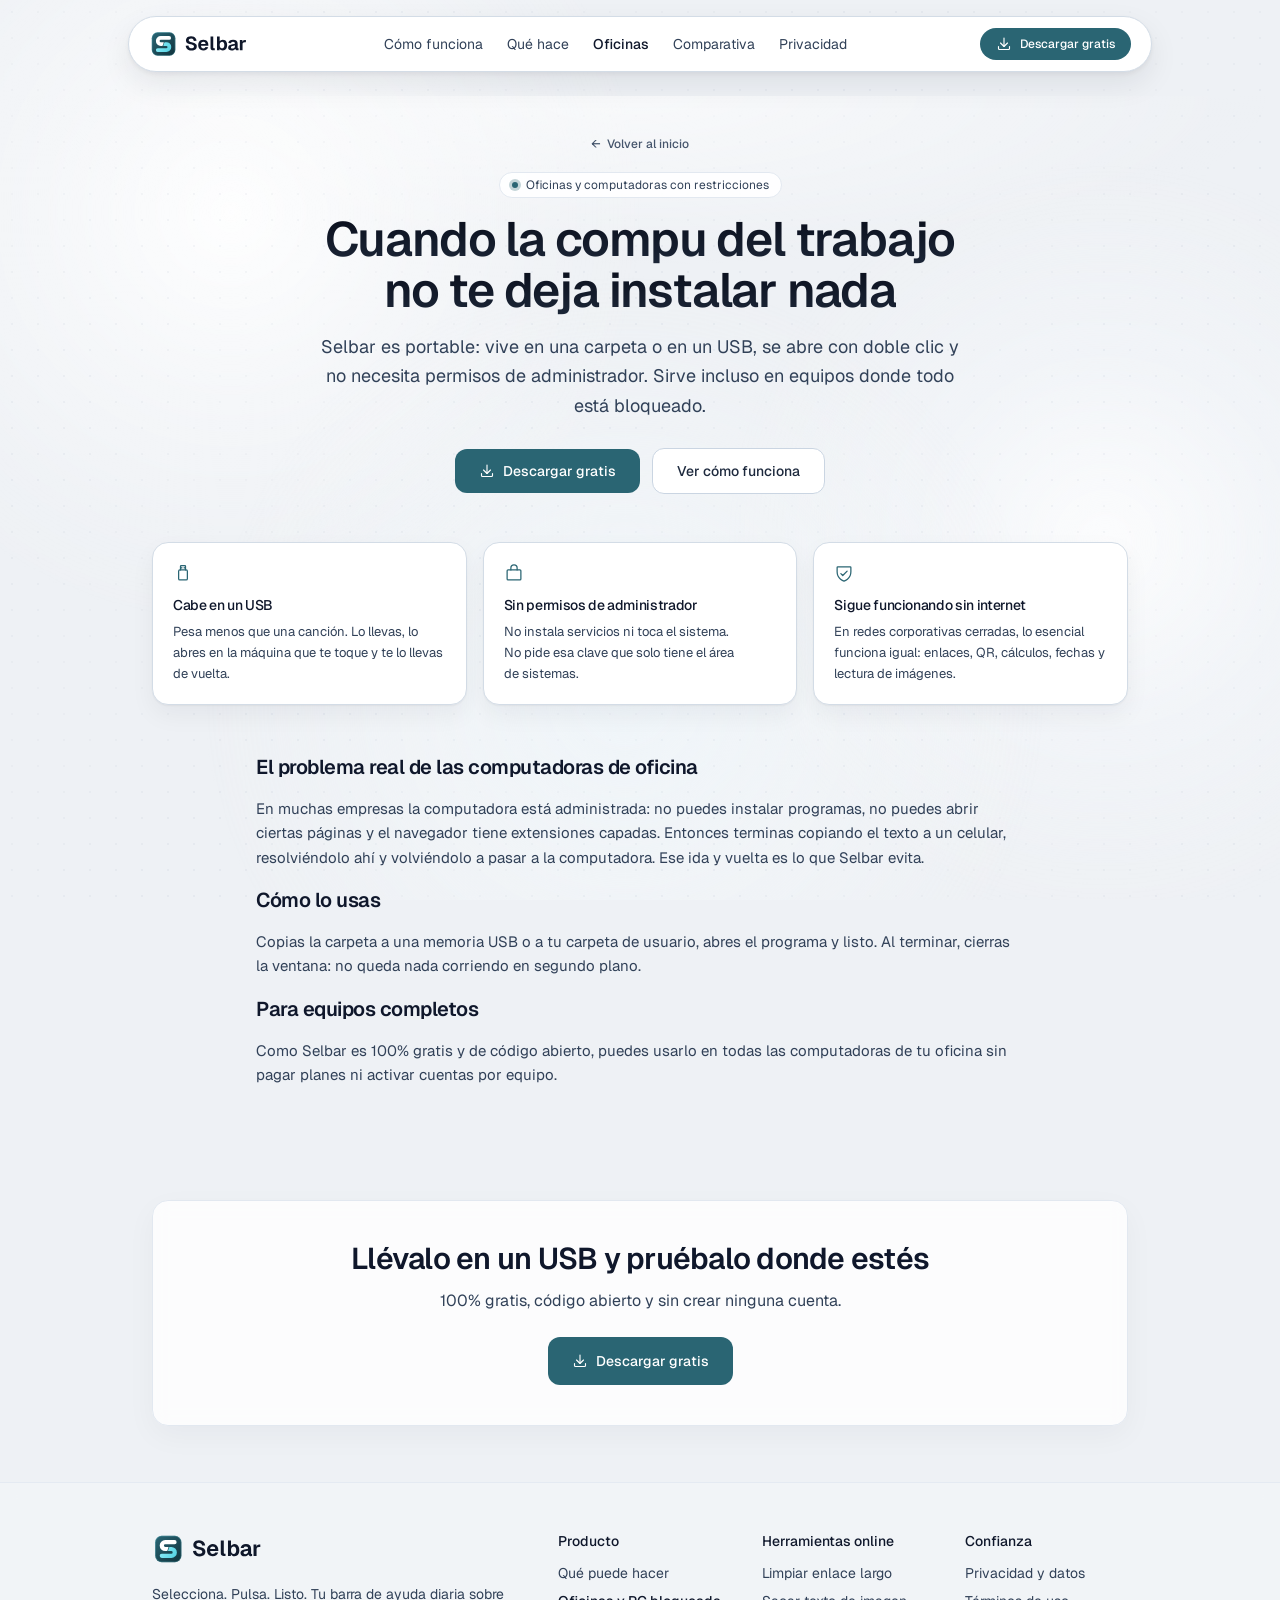
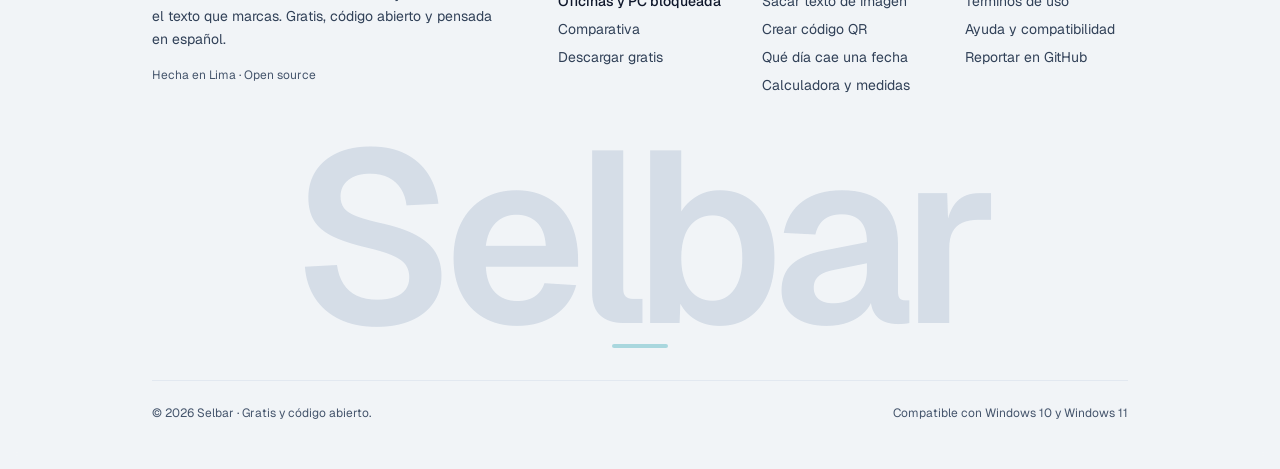
<file: oficinas-y-pc-bloqueada/index.html>
<!doctype html>
<html lang="es">
<head>
  <meta charset="utf-8" />
  <meta name="viewport" content="width=device-width, initial-scale=1.0" />
  <title>Selbar para la compu del trabajo · Portable, sin instalar</title>
  <meta name="description" content="Funciona en computadoras de oficina o universidad donde no te dejan instalar nada: vive en un USB, no pide permisos de administrador y lo esencial funciona sin internet." />
  <link rel="canonical" href="https://alarconcesar.github.io/selbar/oficinas-y-pc-bloqueada/" />
  <meta property="og:type" content="website" />
  <meta property="og:site_name" content="Selbar" />
  <meta property="og:title" content="Selbar para la compu del trabajo · Portable, sin instalar" />
  <meta property="og:description" content="Funciona en computadoras de oficina o universidad donde no te dejan instalar nada: vive en un USB, no pide permisos de administrador y lo esencial funciona sin internet." />
  <meta property="og:url" content="https://alarconcesar.github.io/selbar/oficinas-y-pc-bloqueada/" />
  <meta property="og:image" content="https://alarconcesar.github.io/selbar/assets/og-selbar.png" />
  <meta name="twitter:card" content="summary_large_image" />
  <meta name="twitter:title" content="Selbar para la compu del trabajo · Portable, sin instalar" />
  <meta name="twitter:description" content="Funciona en computadoras de oficina o universidad donde no te dejan instalar nada: vive en un USB, no pide permisos de administrador y lo esencial funciona sin internet." />
  <meta name="twitter:image" content="https://alarconcesar.github.io/selbar/assets/og-selbar.png" />
  <link rel="icon" href="../favicon.ico" sizes="32x32" />
  <link rel="icon" type="image/svg+xml" href="../favicon.svg" />
  <link rel="apple-touch-icon" href="../apple-touch-icon.png" />
  <link rel="manifest" href="../site.webmanifest" />
  <link rel="preconnect" href="https://fonts.googleapis.com" />
  <link rel="preconnect" href="https://fonts.gstatic.com" crossorigin />
  <link href="https://fonts.googleapis.com/css2?family=Geist+Mono:wght@400;500;600&family=Geist:wght@400;500;600;700&display=swap" rel="stylesheet" />
  <script type="application/ld+json">{"@context":"https://schema.org","@type":"SoftwareApplication","name":"Selbar","operatingSystem":"Windows 10, Windows 11","applicationCategory":"UtilitiesApplication","softwareVersion":"0.13.6","inLanguage":"es","url":"https://alarconcesar.github.io/selbar","offers":{"@type":"Offer","price":"0","priceCurrency":"USD"},"description":"Barra de acciones rápida para Windows sobre el texto que seleccionas. Limpia enlaces, lee texto de imágenes, crea códigos QR y resume o corrige sin cambiar de ventana."}</script>
  <script type="module" crossorigin src="../assets/main-DIk294JU.js"></script>
  <link rel="stylesheet" crossorigin href="../assets/main-DAk2SBkb.css">
</head>
<body class="bg-[#eef1f5] text-slate-700 antialiased selection:bg-[#2a6573]/20 selection:text-slate-900 relative">
  <!-- Living light ambient canvas behind all sections -->
  <div class="bg-ambient" aria-hidden="true">
    <div class="bg-orb bg-orb-1"></div>
    <div class="bg-orb bg-orb-2"></div>
    <div class="bg-orb bg-orb-3"></div>
    <canvas id="living-bg-canvas" class="absolute inset-0 w-full h-full pointer-events-none"></canvas>
    <div id="bg-spotlight" class="bg-spotlight"></div>
  </div>

  <a href="#contenido" class="sr-only focus:not-sr-only focus:fixed focus:top-4 focus:left-4 focus:z-50 focus:px-4 focus:py-2 focus:rounded-lg focus:bg-[#2a6573] focus:text-white">Saltar al contenido</a>

  <!-- Floating Island Navbar -->
  <header class="fixed top-4 inset-x-0 z-40 px-4 pointer-events-none">
    <div class="max-w-5xl mx-auto pointer-events-auto">
      <nav aria-label="Navegación principal" class="island-nav relative overflow-hidden rounded-full px-4 sm:px-5 h-14 flex items-center justify-between gap-4">
        <a href="../index.html" class="flex items-center shrink-0 focus:outline-none">
          <img src="../assets/selbar-logo.svg" alt="Selbar" width="203" height="64" class="h-8 w-auto" />
        </a>

        <div class="hidden md:flex items-center gap-6 text-sm text-slate-700">
          <a href="../index.html#como-funciona" class="hover:text-slate-900 transition-colors">Cómo funciona</a>
          <a href="../index.html#funciones" class="hover:text-slate-900 transition-colors">Qué hace</a>
          <a href="../oficinas-y-pc-bloqueada/index.html" class="hover:text-slate-900 transition-colors">Oficinas</a>
          <a href="../comparativa/index.html" class="hover:text-slate-900 transition-colors">Comparativa</a>
          <a href="../privacidad/index.html" class="hover:text-slate-900 transition-colors">Privacidad</a>
        </div>

        <div class="flex items-center gap-2.5">
          <a href="../index.html#descarga" class="btn-press hidden sm:inline-flex items-center gap-2 px-4 py-2 rounded-full bg-[#2a6573] hover:bg-[#21535f] text-white text-xs font-medium">
            <svg class="w-4 h-4 shrink-0" viewBox="0 0 256 256" fill="none" stroke="currentColor" stroke-width="18" stroke-linecap="round" stroke-linejoin="round"><path d="M128 32v136"/><polyline points="72 112 128 168 184 112"/><path d="M40 168v32a16 16 0 0 0 16 16h144a16 16 0 0 0 16-16v-32"/></svg>
            <span>Descargar gratis</span>
          </a>
          <button id="mobile-nav-toggle" type="button" aria-label="Abrir menú" aria-expanded="false" class="btn-press md:hidden w-10 h-10 rounded-full border border-slate-200 bg-white flex flex-col items-center justify-center gap-1.5 text-slate-700 cursor-pointer">
            <span class="burger-line burger-line-1 w-4 h-0.5 bg-current rounded-full"></span>
            <span class="burger-line burger-line-2 w-4 h-0.5 bg-current rounded-full"></span>
          </button>
        </div>
        <span id="scroll-progress" aria-hidden="true" class="scroll-progress pointer-events-none absolute bottom-0 left-6 right-6 h-[2px] rounded-full bg-[#2a6573]/75"></span>
      </nav>
    </div>
  </header>

  <!-- Mobile Drawer (uses visibility + opacity, never mount/unmount) -->
  <div id="mobile-nav-drawer" class="fixed inset-0 z-30 bg-white/95 backdrop-blur-xl pt-24 px-6 pb-8 flex flex-col justify-between transition-all duration-200 md:hidden" style="visibility: hidden; opacity: 0; pointer-events: none;">
    <div class="space-y-2">
      <a href="../index.html" class="block px-4 py-3 rounded-xl text-base font-medium text-slate-900 bg-slate-100 border border-slate-200">Inicio</a>
      <a href="../index.html#como-funciona" class="block px-4 py-3 rounded-xl text-base text-slate-700 hover:bg-slate-100">Cómo funciona</a>
      <a href="../index.html#funciones" class="block px-4 py-3 rounded-xl text-base text-slate-700 hover:bg-slate-100">Qué hace</a>
      <a href="../oficinas-y-pc-bloqueada/index.html" class="block px-4 py-3 rounded-xl text-base text-slate-700 hover:bg-slate-100">Oficinas y PCs con restricciones</a>
      <a href="../comparativa/index.html" class="block px-4 py-3 rounded-xl text-base text-slate-700 hover:bg-slate-100">Comparativa honesta</a>
      <a href="../privacidad/index.html" class="block px-4 py-3 rounded-xl text-base text-slate-700 hover:bg-slate-100">Privacidad</a>
      <a href="../problemas-conocidos/index.html" class="block px-4 py-3 rounded-xl text-base text-slate-700 hover:bg-slate-100">Ayuda y compatibilidad</a>
    </div>
    <a href="../index.html#descarga" class="w-full inline-flex items-center justify-center gap-2 px-5 py-3.5 rounded-xl bg-[#2a6573] text-white text-sm font-medium">
      <svg class="w-4 h-4 shrink-0" viewBox="0 0 256 256" fill="none" stroke="currentColor" stroke-width="18" stroke-linecap="round" stroke-linejoin="round"><path d="M128 32v136"/><polyline points="72 112 128 168 184 112"/><path d="M40 168v32a16 16 0 0 0 16 16h144a16 16 0 0 0 16-16v-32"/></svg>
      <span>Descargar gratis para Windows</span>
    </a>
  </div>

  <main id="contenido" class="relative z-10 pt-24">
    
  
  <section class="relative overflow-hidden">
    <div class="hero-mesh-wash absolute inset-0 pointer-events-none" aria-hidden="true"></div>
    <div class="relative max-w-5xl mx-auto px-4 sm:px-6 pt-6 sm:pt-10 pb-10 sm:pb-12 text-center">
      <div class="hero-enter flex justify-center" style="--d:0ms;">
        <a href="../index.html" class="inline-flex items-center gap-1.5 text-xs font-medium text-slate-600 hover:text-slate-900 transition-colors">
          <span>←</span> Volver al inicio
        </a>
      </div>
      <div class="hero-enter mt-5 inline-flex items-center gap-2 px-3 py-1 rounded-full bg-white/90 border border-slate-200 text-xs text-slate-700" style="--d:35ms;">
              <span class="pulse-dot w-1.5 h-1.5 rounded-full bg-[#2a6573]"></span>
              <span>Oficinas y computadoras con restricciones</span>
            </div>
      <h1 class="hero-enter mt-4 text-3xl leading-[1.08] sm:text-5xl sm:leading-[1.06] font-semibold tracking-tight max-w-3xl mx-auto" style="--d:70ms;">
        <span class="hero-title-gradient">Cuando la compu del trabajo no te deja instalar nada</span>
      </h1>
      <p class="hero-enter mt-4 text-base sm:text-lg text-slate-700 leading-relaxed max-w-2xl mx-auto" style="--d:110ms;">Selbar es portable: vive en una carpeta o en un USB, se abre con doble clic y no necesita permisos de administrador. Sirve incluso en equipos donde todo está bloqueado.</p>
      <div class="hero-enter mt-7 flex flex-col sm:flex-row items-center justify-center gap-3" style="--d:155ms;">
              <a href="../index.html#descarga" class="btn-press w-full sm:w-auto inline-flex items-center justify-center gap-2 px-6 py-3 rounded-xl bg-[#2a6573] hover:bg-[#21535f] text-white text-sm font-medium">
                <svg class="w-4 h-4 shrink-0" viewBox="0 0 256 256" fill="none" stroke="currentColor" stroke-width="18" stroke-linecap="round" stroke-linejoin="round"><path d="M128 32v136"/><polyline points="72 112 128 168 184 112"/><path d="M40 168v32a16 16 0 0 0 16 16h144a16 16 0 0 0 16-16v-32"/></svg><span>Descargar gratis</span>
              </a>
              <a href="../index.html#demo" class="btn-press w-full sm:w-auto inline-flex items-center justify-center px-6 py-3 rounded-xl bg-white border border-slate-300 hover:border-slate-400 text-slate-800 text-sm font-medium">
                Ver cómo funciona
              </a>
            </div>
    </div>
  </section>

  <section class="pb-14">
    <div class="max-w-5xl mx-auto px-4 sm:px-6">
      <div class="grid md:grid-cols-3 gap-4">
        <div class="fluent-card p-5">
          <div class="text-[#2a6573]"><svg class="w-5 h-5 shrink-0" viewBox="0 0 256 256" fill="none" stroke="currentColor" stroke-width="16" stroke-linecap="round" stroke-linejoin="round"><rect x="72" y="88" width="112" height="128" rx="16"/><path d="M96 88V40a8 8 0 0 1 8-8h48a8 8 0 0 1 8 8v48"/><line x1="112" y1="56" x2="112" y2="64"/><line x1="144" y1="56" x2="144" y2="64"/></svg></div>
          <h3 class="mt-3 text-sm font-medium text-slate-900">Cabe en un USB</h3>
          <p class="mt-1.5 text-[13px] text-slate-700 leading-relaxed">Pesa menos que una canción. Lo llevas, lo abres en la máquina que te toque y te lo llevas de vuelta.</p>
        </div>
        <div class="fluent-card p-5">
          <div class="text-[#2a6573]"><svg class="w-5 h-5 shrink-0" viewBox="0 0 256 256" fill="none" stroke="currentColor" stroke-width="16" stroke-linecap="round" stroke-linejoin="round"><rect x="40" y="88" width="176" height="128" rx="12"/><path d="M88 88V64a40 40 0 0 1 80 0v24"/></svg></div>
          <h3 class="mt-3 text-sm font-medium text-slate-900">Sin permisos de administrador</h3>
          <p class="mt-1.5 text-[13px] text-slate-700 leading-relaxed">No instala servicios ni toca el sistema. No pide esa clave que solo tiene el área de sistemas.</p>
        </div>
        <div class="fluent-card p-5">
          <div class="text-[#2a6573]"><svg class="w-5 h-5 shrink-0" viewBox="0 0 256 256" fill="none" stroke="currentColor" stroke-width="16" stroke-linecap="round" stroke-linejoin="round"><path d="M40 112V56a8 8 0 0 1 8-8h160a8 8 0 0 1 8 8v56c0 96-88 120-88 120S40 208 40 112Z"/><polyline points="88 136 112 160 168 104"/></svg></div>
          <h3 class="mt-3 text-sm font-medium text-slate-900">Sigue funcionando sin internet</h3>
          <p class="mt-1.5 text-[13px] text-slate-700 leading-relaxed">En redes corporativas cerradas, lo esencial funciona igual: enlaces, QR, cálculos, fechas y lectura de imágenes.</p>
        </div>
      </div>

      <div class="mt-12 max-w-3xl mx-auto">
        <div class="space-y-4 text-[15px] text-slate-700 leading-relaxed">
          <h2 class="text-xl font-semibold text-slate-900">El problema real de las computadoras de oficina</h2>
          <p>En muchas empresas la computadora está administrada: no puedes instalar programas, no puedes abrir ciertas páginas y el navegador tiene extensiones capadas. Entonces terminas copiando el texto a un celular, resolviéndolo ahí y volviéndolo a pasar a la computadora. Ese ida y vuelta es lo que Selbar evita.</p>
          <h2 class="text-xl font-semibold text-slate-900">Cómo lo usas</h2>
          <p>Copias la carpeta a una memoria USB o a tu carpeta de usuario, abres el programa y listo. Al terminar, cierras la ventana: no queda nada corriendo en segundo plano.</p>
          <h2 class="text-xl font-semibold text-slate-900">Para equipos completos</h2>
          <p>Como Selbar es 100% gratis y de código abierto, puedes usarlo en todas las computadoras de tu oficina sin pagar planes ni activar cuentas por equipo.</p>
        </div>
      </div>
    </div>
  </section>

  
  <section class="py-14">
    <div class="max-w-5xl mx-auto px-4 sm:px-6">
      <div class="rounded-2xl bg-white/80 backdrop-blur-sm border border-slate-200 shadow-[0_10px_30px_rgba(15,23,42,0.04)] p-7 sm:p-10 text-center">
        <h2 class="text-2xl sm:text-3xl font-semibold tracking-tight text-slate-900">Llévalo en un USB y pruébalo donde estés</h2>
        <p class="mt-3 text-slate-700">100% gratis, código abierto y sin crear ninguna cuenta.</p>
        <a href="../index.html#descarga" class="btn-press mt-6 inline-flex items-center gap-2 px-6 py-3.5 rounded-xl bg-[#2a6573] hover:bg-[#21535f] text-white text-sm font-medium">
          <svg class="w-4 h-4 shrink-0" viewBox="0 0 256 256" fill="none" stroke="currentColor" stroke-width="18" stroke-linecap="round" stroke-linejoin="round"><path d="M128 32v136"/><polyline points="72 112 128 168 184 112"/><path d="M40 168v32a16 16 0 0 0 16 16h144a16 16 0 0 0 16-16v-32"/></svg><span>Descargar gratis</span>
        </a>
      </div>
    </div>
  </section>
  </main>

  <!-- Footer -->
  <footer class="relative z-10 border-t border-slate-200/80 bg-[#f3f5f8]/70 backdrop-blur-sm overflow-hidden">
    <div class="max-w-5xl mx-auto px-4 sm:px-6 py-12">
      <div class="grid grid-cols-1 md:grid-cols-2 lg:grid-cols-5 gap-10">
        <div class="lg:col-span-2 space-y-4">
          <a href="../index.html" class="inline-flex items-center">
            <img src="../assets/selbar-logo.svg" alt="Selbar" width="203" height="64" class="h-9 w-auto" />
          </a>
          <p class="text-sm text-slate-700 max-w-sm leading-relaxed">
            Selecciona. Pulsa. Listo. Tu barra de ayuda diaria sobre el texto que marcas. Gratis, código abierto y pensada en español.
          </p>
          <div class="text-xs text-slate-600">
            Hecha en Lima · Open source
          </div>
        </div>

        <div class="space-y-3 text-sm">
          <div class="font-medium text-slate-900">Producto</div>
          <ul class="space-y-2 text-slate-700">
            <li><a href="../index.html#funciones" class="hover:text-slate-900 transition-colors">Qué puede hacer</a></li>
            <li><a href="../oficinas-y-pc-bloqueada/index.html" class="hover:text-slate-900 transition-colors">Oficinas y PC bloqueada</a></li>
            <li><a href="../comparativa/index.html" class="hover:text-slate-900 transition-colors">Comparativa</a></li>
            <li><a href="../index.html#descarga" class="hover:text-slate-900 transition-colors">Descargar gratis</a></li>
          </ul>
        </div>

        <div class="space-y-3 text-sm">
          <div class="font-medium text-slate-900">Herramientas online</div>
          <ul class="space-y-2 text-slate-700">
            <li><a href="../quitar-utm-de-un-enlace/index.html" class="hover:text-slate-900 transition-colors">Limpiar enlace largo</a></li>
            <li><a href="../extraer-texto-de-una-imagen/index.html" class="hover:text-slate-900 transition-colors">Sacar texto de imagen</a></li>
            <li><a href="../leer-codigo-qr-en-la-pc/index.html" class="hover:text-slate-900 transition-colors">Crear código QR</a></li>
            <li><a href="../saber-que-dia-cae-una-fecha/index.html" class="hover:text-slate-900 transition-colors">Qué día cae una fecha</a></li>
            <li><a href="../convertir-unidades-al-instante/index.html" class="hover:text-slate-900 transition-colors">Calculadora y medidas</a></li>
          </ul>
        </div>

        <div class="space-y-3 text-sm">
          <div class="font-medium text-slate-900">Confianza</div>
          <ul class="space-y-2 text-slate-700">
            <li><a href="../privacidad/index.html" class="hover:text-slate-900 transition-colors">Privacidad y datos</a></li>
            <li><a href="../terminos/index.html" class="hover:text-slate-900 transition-colors">Términos de uso</a></li>
            <li><a href="../problemas-conocidos/index.html" class="hover:text-slate-900 transition-colors">Ayuda y compatibilidad</a></li>
            <li><a href="https://github.com/alarconcesar/selbar/issues" class="hover:text-slate-900 transition-colors">Reportar en GitHub</a></li>
          </ul>
        </div>
      </div>

      <div class="reveal-item mt-8 sm:mt-12 select-none" data-reveal aria-hidden="true">
        <div class="footer-wordmark">Selbar</div>
        <div class="mx-auto mt-3 h-1 w-14 rounded-full bg-[#a9d7de]"></div>
      </div>

      <div class="mt-8 pt-6 border-t border-slate-200 flex flex-col sm:flex-row items-center justify-between gap-4 text-xs text-slate-600">
        <span>© 2026 Selbar · Gratis y código abierto.</span>
        <span>Compatible con Windows 10 y Windows 11</span>
      </div>
    </div>
  </footer>

</body>
</html>
</file>
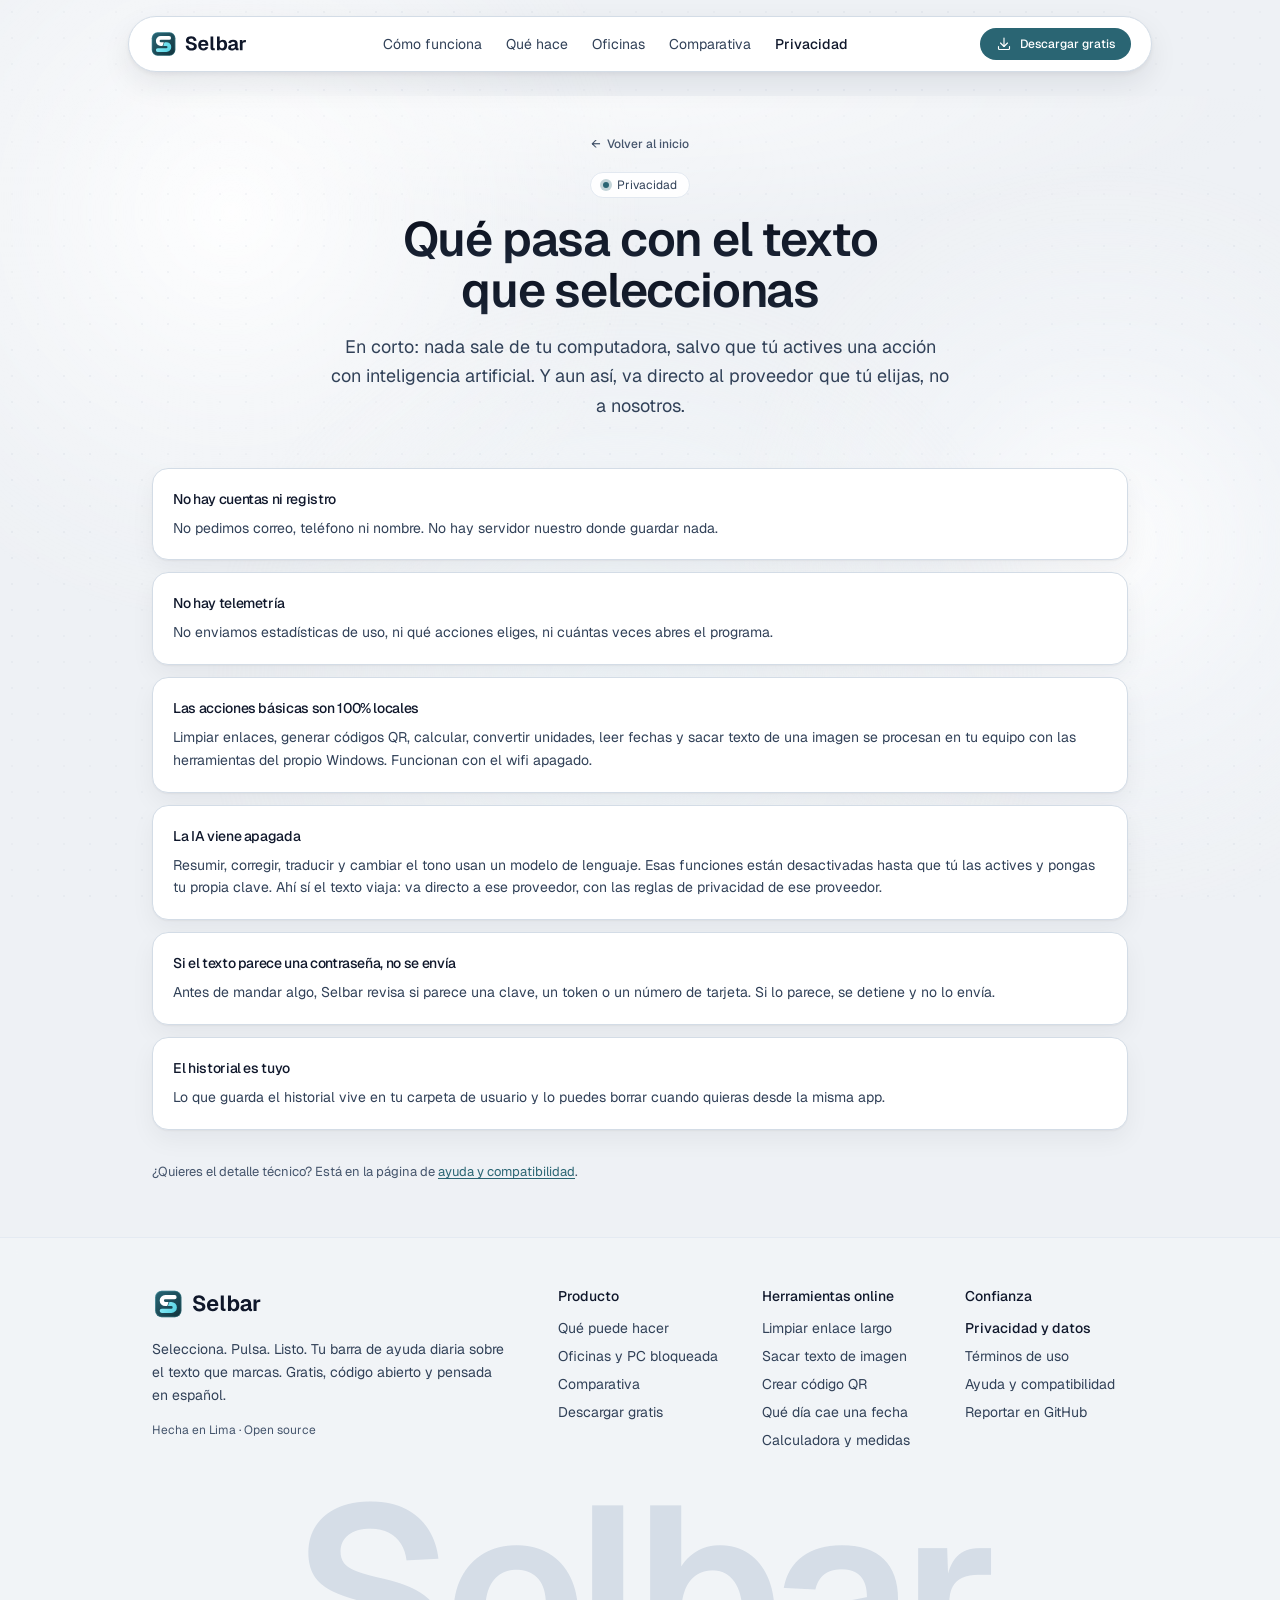
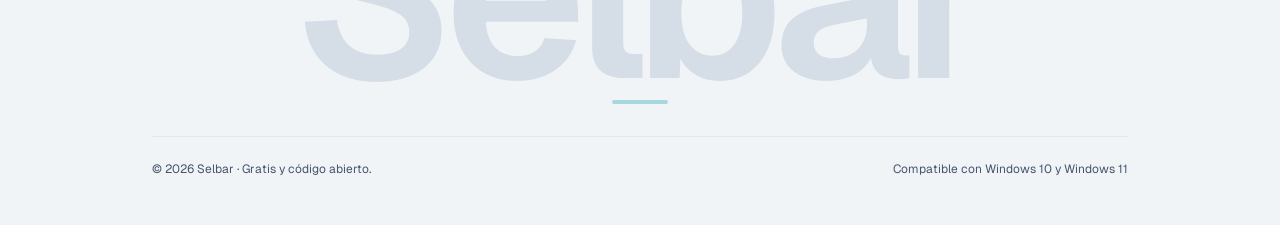
<file: privacidad/index.html>
<!doctype html>
<html lang="es">
<head>
  <meta charset="utf-8" />
  <meta name="viewport" content="width=device-width, initial-scale=1.0" />
  <title>Qué pasa con el texto que seleccionas · Selbar</title>
  <meta name="description" content="Sin cuenta y sin telemetría. Las acciones básicas se procesan en tu computadora y funcionan sin internet. La inteligencia artificial viene apagada por defecto." />
  <link rel="canonical" href="https://alarconcesar.github.io/selbar/privacidad/" />
  <meta property="og:type" content="website" />
  <meta property="og:site_name" content="Selbar" />
  <meta property="og:title" content="Qué pasa con el texto que seleccionas · Selbar" />
  <meta property="og:description" content="Sin cuenta y sin telemetría. Las acciones básicas se procesan en tu computadora y funcionan sin internet. La inteligencia artificial viene apagada por defecto." />
  <meta property="og:url" content="https://alarconcesar.github.io/selbar/privacidad/" />
  <meta property="og:image" content="https://alarconcesar.github.io/selbar/assets/og-selbar.png" />
  <meta name="twitter:card" content="summary_large_image" />
  <meta name="twitter:title" content="Qué pasa con el texto que seleccionas · Selbar" />
  <meta name="twitter:description" content="Sin cuenta y sin telemetría. Las acciones básicas se procesan en tu computadora y funcionan sin internet. La inteligencia artificial viene apagada por defecto." />
  <meta name="twitter:image" content="https://alarconcesar.github.io/selbar/assets/og-selbar.png" />
  <link rel="icon" href="../favicon.ico" sizes="32x32" />
  <link rel="icon" type="image/svg+xml" href="../favicon.svg" />
  <link rel="apple-touch-icon" href="../apple-touch-icon.png" />
  <link rel="manifest" href="../site.webmanifest" />
  <link rel="preconnect" href="https://fonts.googleapis.com" />
  <link rel="preconnect" href="https://fonts.gstatic.com" crossorigin />
  <link href="https://fonts.googleapis.com/css2?family=Geist+Mono:wght@400;500;600&family=Geist:wght@400;500;600;700&display=swap" rel="stylesheet" />
  <script type="application/ld+json">{"@context":"https://schema.org","@type":"SoftwareApplication","name":"Selbar","operatingSystem":"Windows 10, Windows 11","applicationCategory":"UtilitiesApplication","softwareVersion":"0.13.6","inLanguage":"es","url":"https://alarconcesar.github.io/selbar","offers":{"@type":"Offer","price":"0","priceCurrency":"USD"},"description":"Barra de acciones rápida para Windows sobre el texto que seleccionas. Limpia enlaces, lee texto de imágenes, crea códigos QR y resume o corrige sin cambiar de ventana."}</script>
  <script type="module" crossorigin src="../assets/main-DIk294JU.js"></script>
  <link rel="stylesheet" crossorigin href="../assets/main-DAk2SBkb.css">
</head>
<body class="bg-[#eef1f5] text-slate-700 antialiased selection:bg-[#2a6573]/20 selection:text-slate-900 relative">
  <!-- Living light ambient canvas behind all sections -->
  <div class="bg-ambient" aria-hidden="true">
    <div class="bg-orb bg-orb-1"></div>
    <div class="bg-orb bg-orb-2"></div>
    <div class="bg-orb bg-orb-3"></div>
    <canvas id="living-bg-canvas" class="absolute inset-0 w-full h-full pointer-events-none"></canvas>
    <div id="bg-spotlight" class="bg-spotlight"></div>
  </div>

  <a href="#contenido" class="sr-only focus:not-sr-only focus:fixed focus:top-4 focus:left-4 focus:z-50 focus:px-4 focus:py-2 focus:rounded-lg focus:bg-[#2a6573] focus:text-white">Saltar al contenido</a>

  <!-- Floating Island Navbar -->
  <header class="fixed top-4 inset-x-0 z-40 px-4 pointer-events-none">
    <div class="max-w-5xl mx-auto pointer-events-auto">
      <nav aria-label="Navegación principal" class="island-nav relative overflow-hidden rounded-full px-4 sm:px-5 h-14 flex items-center justify-between gap-4">
        <a href="../index.html" class="flex items-center shrink-0 focus:outline-none">
          <img src="../assets/selbar-logo.svg" alt="Selbar" width="203" height="64" class="h-8 w-auto" />
        </a>

        <div class="hidden md:flex items-center gap-6 text-sm text-slate-700">
          <a href="../index.html#como-funciona" class="hover:text-slate-900 transition-colors">Cómo funciona</a>
          <a href="../index.html#funciones" class="hover:text-slate-900 transition-colors">Qué hace</a>
          <a href="../oficinas-y-pc-bloqueada/index.html" class="hover:text-slate-900 transition-colors">Oficinas</a>
          <a href="../comparativa/index.html" class="hover:text-slate-900 transition-colors">Comparativa</a>
          <a href="../privacidad/index.html" class="hover:text-slate-900 transition-colors">Privacidad</a>
        </div>

        <div class="flex items-center gap-2.5">
          <a href="../index.html#descarga" class="btn-press hidden sm:inline-flex items-center gap-2 px-4 py-2 rounded-full bg-[#2a6573] hover:bg-[#21535f] text-white text-xs font-medium">
            <svg class="w-4 h-4 shrink-0" viewBox="0 0 256 256" fill="none" stroke="currentColor" stroke-width="18" stroke-linecap="round" stroke-linejoin="round"><path d="M128 32v136"/><polyline points="72 112 128 168 184 112"/><path d="M40 168v32a16 16 0 0 0 16 16h144a16 16 0 0 0 16-16v-32"/></svg>
            <span>Descargar gratis</span>
          </a>
          <button id="mobile-nav-toggle" type="button" aria-label="Abrir menú" aria-expanded="false" class="btn-press md:hidden w-10 h-10 rounded-full border border-slate-200 bg-white flex flex-col items-center justify-center gap-1.5 text-slate-700 cursor-pointer">
            <span class="burger-line burger-line-1 w-4 h-0.5 bg-current rounded-full"></span>
            <span class="burger-line burger-line-2 w-4 h-0.5 bg-current rounded-full"></span>
          </button>
        </div>
        <span id="scroll-progress" aria-hidden="true" class="scroll-progress pointer-events-none absolute bottom-0 left-6 right-6 h-[2px] rounded-full bg-[#2a6573]/75"></span>
      </nav>
    </div>
  </header>

  <!-- Mobile Drawer (uses visibility + opacity, never mount/unmount) -->
  <div id="mobile-nav-drawer" class="fixed inset-0 z-30 bg-white/95 backdrop-blur-xl pt-24 px-6 pb-8 flex flex-col justify-between transition-all duration-200 md:hidden" style="visibility: hidden; opacity: 0; pointer-events: none;">
    <div class="space-y-2">
      <a href="../index.html" class="block px-4 py-3 rounded-xl text-base font-medium text-slate-900 bg-slate-100 border border-slate-200">Inicio</a>
      <a href="../index.html#como-funciona" class="block px-4 py-3 rounded-xl text-base text-slate-700 hover:bg-slate-100">Cómo funciona</a>
      <a href="../index.html#funciones" class="block px-4 py-3 rounded-xl text-base text-slate-700 hover:bg-slate-100">Qué hace</a>
      <a href="../oficinas-y-pc-bloqueada/index.html" class="block px-4 py-3 rounded-xl text-base text-slate-700 hover:bg-slate-100">Oficinas y PCs con restricciones</a>
      <a href="../comparativa/index.html" class="block px-4 py-3 rounded-xl text-base text-slate-700 hover:bg-slate-100">Comparativa honesta</a>
      <a href="../privacidad/index.html" class="block px-4 py-3 rounded-xl text-base text-slate-700 hover:bg-slate-100">Privacidad</a>
      <a href="../problemas-conocidos/index.html" class="block px-4 py-3 rounded-xl text-base text-slate-700 hover:bg-slate-100">Ayuda y compatibilidad</a>
    </div>
    <a href="../index.html#descarga" class="w-full inline-flex items-center justify-center gap-2 px-5 py-3.5 rounded-xl bg-[#2a6573] text-white text-sm font-medium">
      <svg class="w-4 h-4 shrink-0" viewBox="0 0 256 256" fill="none" stroke="currentColor" stroke-width="18" stroke-linecap="round" stroke-linejoin="round"><path d="M128 32v136"/><polyline points="72 112 128 168 184 112"/><path d="M40 168v32a16 16 0 0 0 16 16h144a16 16 0 0 0 16-16v-32"/></svg>
      <span>Descargar gratis para Windows</span>
    </a>
  </div>

  <main id="contenido" class="relative z-10 pt-24">
    
  
  <section class="relative overflow-hidden">
    <div class="hero-mesh-wash absolute inset-0 pointer-events-none" aria-hidden="true"></div>
    <div class="relative max-w-5xl mx-auto px-4 sm:px-6 pt-6 sm:pt-10 pb-10 sm:pb-12 text-center">
      <div class="hero-enter flex justify-center" style="--d:0ms;">
        <a href="../index.html" class="inline-flex items-center gap-1.5 text-xs font-medium text-slate-600 hover:text-slate-900 transition-colors">
          <span>←</span> Volver al inicio
        </a>
      </div>
      <div class="hero-enter mt-5 inline-flex items-center gap-2 px-3 py-1 rounded-full bg-white/90 border border-slate-200 text-xs text-slate-700" style="--d:35ms;">
              <span class="pulse-dot w-1.5 h-1.5 rounded-full bg-[#2a6573]"></span>
              <span>Privacidad</span>
            </div>
      <h1 class="hero-enter mt-4 text-3xl leading-[1.08] sm:text-5xl sm:leading-[1.06] font-semibold tracking-tight max-w-3xl mx-auto" style="--d:70ms;">
        <span class="hero-title-gradient">Qué pasa con el texto que seleccionas</span>
      </h1>
      <p class="hero-enter mt-4 text-base sm:text-lg text-slate-700 leading-relaxed max-w-2xl mx-auto" style="--d:110ms;">En corto: nada sale de tu computadora, salvo que tú actives una acción con inteligencia artificial. Y aun así, va directo al proveedor que tú elijas, no a nosotros.</p>
      
    </div>
  </section>

  <section class="pb-14">
    <div class="max-w-5xl mx-auto px-4 sm:px-6">
      <div class="space-y-3">
        <div class="fluent-card p-5">
          <h2 class="text-sm font-medium text-slate-900">No hay cuentas ni registro</h2>
          <p class="mt-2 text-[14px] text-slate-700 leading-relaxed">No pedimos correo, teléfono ni nombre. No hay servidor nuestro donde guardar nada.</p>
        </div>
        <div class="fluent-card p-5">
          <h2 class="text-sm font-medium text-slate-900">No hay telemetría</h2>
          <p class="mt-2 text-[14px] text-slate-700 leading-relaxed">No enviamos estadísticas de uso, ni qué acciones eliges, ni cuántas veces abres el programa.</p>
        </div>
        <div class="fluent-card p-5">
          <h2 class="text-sm font-medium text-slate-900">Las acciones básicas son 100% locales</h2>
          <p class="mt-2 text-[14px] text-slate-700 leading-relaxed">Limpiar enlaces, generar códigos QR, calcular, convertir unidades, leer fechas y sacar texto de una imagen se procesan en tu equipo con las herramientas del propio Windows. Funcionan con el wifi apagado.</p>
        </div>
        <div class="fluent-card p-5">
          <h2 class="text-sm font-medium text-slate-900">La IA viene apagada</h2>
          <p class="mt-2 text-[14px] text-slate-700 leading-relaxed">Resumir, corregir, traducir y cambiar el tono usan un modelo de lenguaje. Esas funciones están desactivadas hasta que tú las actives y pongas tu propia clave. Ahí sí el texto viaja: va directo a ese proveedor, con las reglas de privacidad de ese proveedor.</p>
        </div>
        <div class="fluent-card p-5">
          <h2 class="text-sm font-medium text-slate-900">Si el texto parece una contraseña, no se envía</h2>
          <p class="mt-2 text-[14px] text-slate-700 leading-relaxed">Antes de mandar algo, Selbar revisa si parece una clave, un token o un número de tarjeta. Si lo parece, se detiene y no lo envía.</p>
        </div>
        <div class="fluent-card p-5">
          <h2 class="text-sm font-medium text-slate-900">El historial es tuyo</h2>
          <p class="mt-2 text-[14px] text-slate-700 leading-relaxed">Lo que guarda el historial vive en tu carpeta de usuario y lo puedes borrar cuando quieras desde la misma app.</p>
        </div>
      </div>

      <p class="mt-8 text-[13px] text-slate-600">
        ¿Quieres el detalle técnico? Está en la página de <a href="../problemas-conocidos/index.html" class="text-[#2a6573] underline underline-offset-2">ayuda y compatibilidad</a>.
      </p>
    </div>
  </section>
  </main>

  <!-- Footer -->
  <footer class="relative z-10 border-t border-slate-200/80 bg-[#f3f5f8]/70 backdrop-blur-sm overflow-hidden">
    <div class="max-w-5xl mx-auto px-4 sm:px-6 py-12">
      <div class="grid grid-cols-1 md:grid-cols-2 lg:grid-cols-5 gap-10">
        <div class="lg:col-span-2 space-y-4">
          <a href="../index.html" class="inline-flex items-center">
            <img src="../assets/selbar-logo.svg" alt="Selbar" width="203" height="64" class="h-9 w-auto" />
          </a>
          <p class="text-sm text-slate-700 max-w-sm leading-relaxed">
            Selecciona. Pulsa. Listo. Tu barra de ayuda diaria sobre el texto que marcas. Gratis, código abierto y pensada en español.
          </p>
          <div class="text-xs text-slate-600">
            Hecha en Lima · Open source
          </div>
        </div>

        <div class="space-y-3 text-sm">
          <div class="font-medium text-slate-900">Producto</div>
          <ul class="space-y-2 text-slate-700">
            <li><a href="../index.html#funciones" class="hover:text-slate-900 transition-colors">Qué puede hacer</a></li>
            <li><a href="../oficinas-y-pc-bloqueada/index.html" class="hover:text-slate-900 transition-colors">Oficinas y PC bloqueada</a></li>
            <li><a href="../comparativa/index.html" class="hover:text-slate-900 transition-colors">Comparativa</a></li>
            <li><a href="../index.html#descarga" class="hover:text-slate-900 transition-colors">Descargar gratis</a></li>
          </ul>
        </div>

        <div class="space-y-3 text-sm">
          <div class="font-medium text-slate-900">Herramientas online</div>
          <ul class="space-y-2 text-slate-700">
            <li><a href="../quitar-utm-de-un-enlace/index.html" class="hover:text-slate-900 transition-colors">Limpiar enlace largo</a></li>
            <li><a href="../extraer-texto-de-una-imagen/index.html" class="hover:text-slate-900 transition-colors">Sacar texto de imagen</a></li>
            <li><a href="../leer-codigo-qr-en-la-pc/index.html" class="hover:text-slate-900 transition-colors">Crear código QR</a></li>
            <li><a href="../saber-que-dia-cae-una-fecha/index.html" class="hover:text-slate-900 transition-colors">Qué día cae una fecha</a></li>
            <li><a href="../convertir-unidades-al-instante/index.html" class="hover:text-slate-900 transition-colors">Calculadora y medidas</a></li>
          </ul>
        </div>

        <div class="space-y-3 text-sm">
          <div class="font-medium text-slate-900">Confianza</div>
          <ul class="space-y-2 text-slate-700">
            <li><a href="../privacidad/index.html" class="hover:text-slate-900 transition-colors">Privacidad y datos</a></li>
            <li><a href="../terminos/index.html" class="hover:text-slate-900 transition-colors">Términos de uso</a></li>
            <li><a href="../problemas-conocidos/index.html" class="hover:text-slate-900 transition-colors">Ayuda y compatibilidad</a></li>
            <li><a href="https://github.com/alarconcesar/selbar/issues" class="hover:text-slate-900 transition-colors">Reportar en GitHub</a></li>
          </ul>
        </div>
      </div>

      <div class="reveal-item mt-8 sm:mt-12 select-none" data-reveal aria-hidden="true">
        <div class="footer-wordmark">Selbar</div>
        <div class="mx-auto mt-3 h-1 w-14 rounded-full bg-[#a9d7de]"></div>
      </div>

      <div class="mt-8 pt-6 border-t border-slate-200 flex flex-col sm:flex-row items-center justify-between gap-4 text-xs text-slate-600">
        <span>© 2026 Selbar · Gratis y código abierto.</span>
        <span>Compatible con Windows 10 y Windows 11</span>
      </div>
    </div>
  </footer>

</body>
</html>
</file>
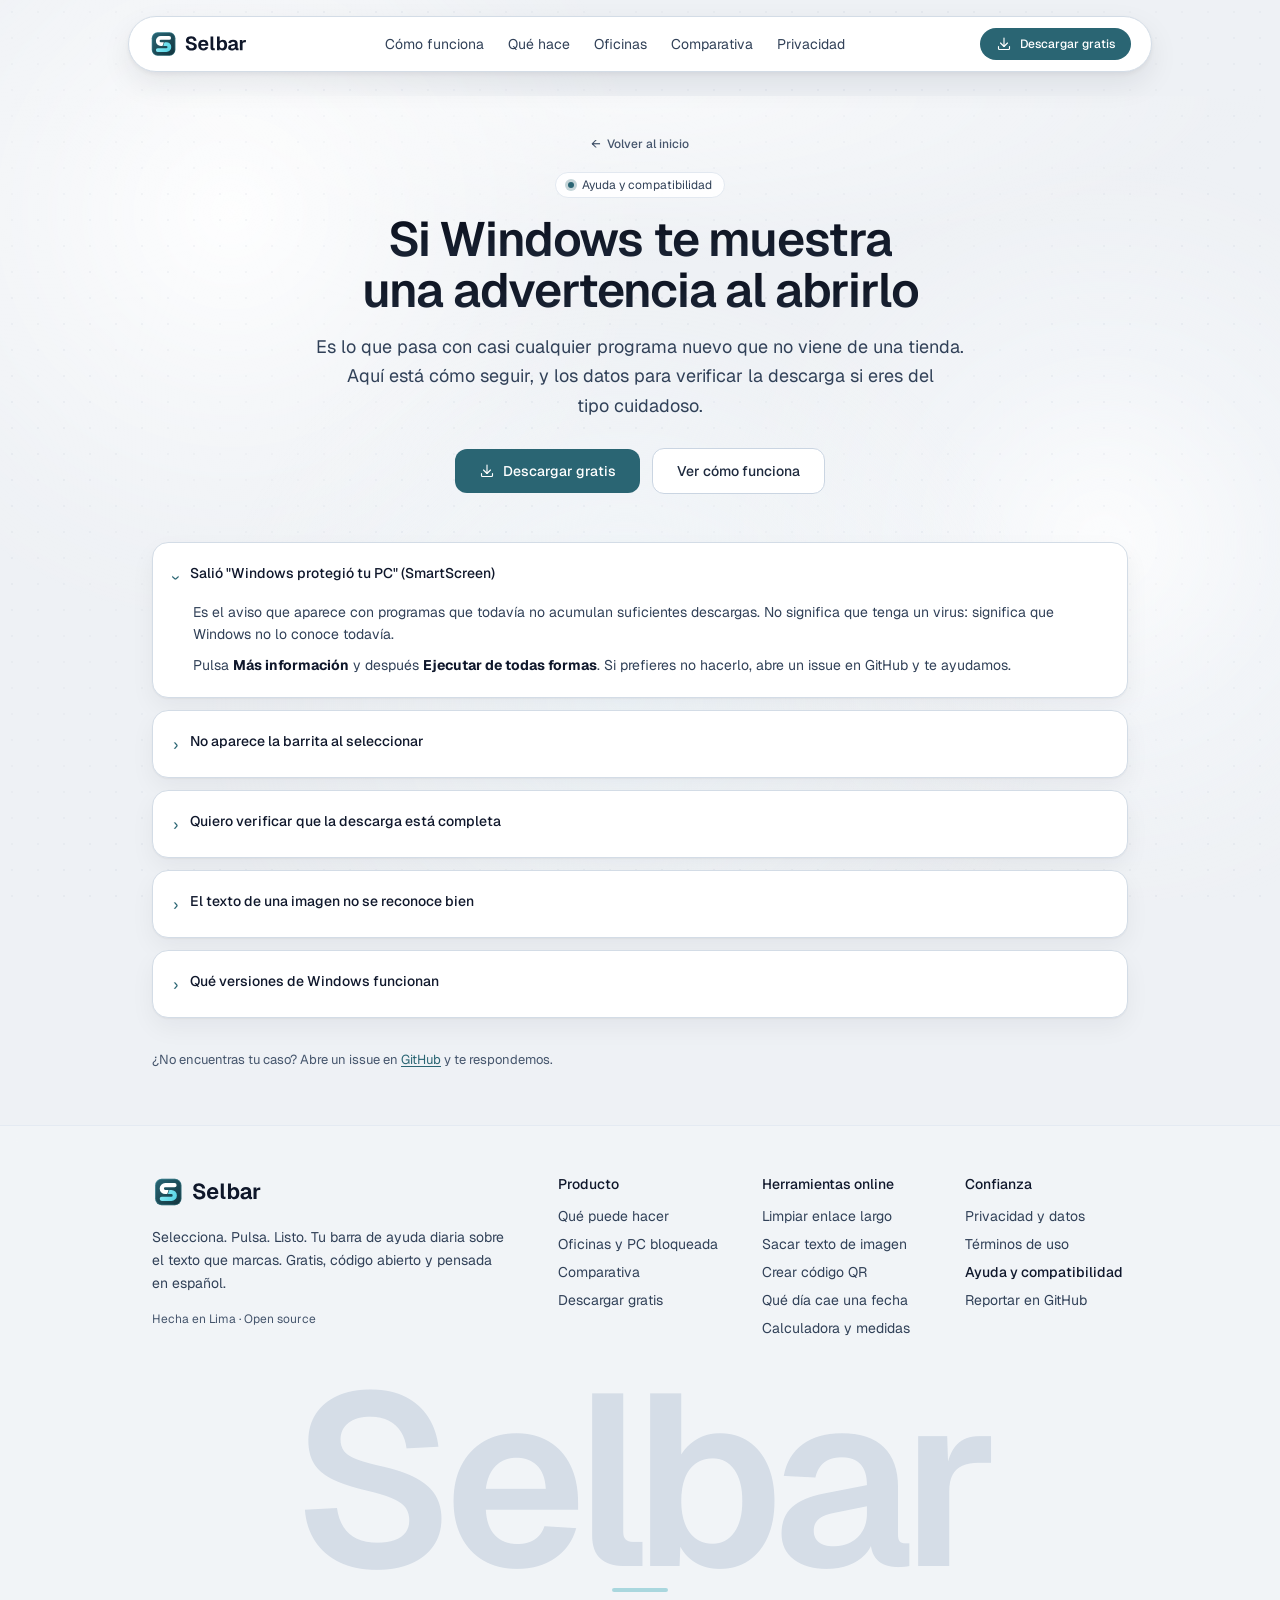
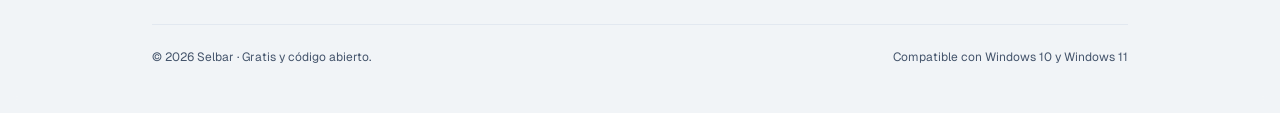
<file: problemas-conocidos/index.html>
<!doctype html>
<html lang="es">
<head>
  <meta charset="utf-8" />
  <meta name="viewport" content="width=device-width, initial-scale=1.0" />
  <title>Ayuda y compatibilidad · Selbar</title>
  <meta name="description" content="Qué hacer si Windows muestra una advertencia al abrirlo, cómo verificar la descarga y qué versiones de Windows funcionan." />
  <link rel="canonical" href="https://alarconcesar.github.io/selbar/problemas-conocidos/" />
  <meta property="og:type" content="website" />
  <meta property="og:site_name" content="Selbar" />
  <meta property="og:title" content="Ayuda y compatibilidad · Selbar" />
  <meta property="og:description" content="Qué hacer si Windows muestra una advertencia al abrirlo, cómo verificar la descarga y qué versiones de Windows funcionan." />
  <meta property="og:url" content="https://alarconcesar.github.io/selbar/problemas-conocidos/" />
  <meta property="og:image" content="https://alarconcesar.github.io/selbar/assets/og-selbar.png" />
  <meta name="twitter:card" content="summary_large_image" />
  <meta name="twitter:title" content="Ayuda y compatibilidad · Selbar" />
  <meta name="twitter:description" content="Qué hacer si Windows muestra una advertencia al abrirlo, cómo verificar la descarga y qué versiones de Windows funcionan." />
  <meta name="twitter:image" content="https://alarconcesar.github.io/selbar/assets/og-selbar.png" />
  <link rel="icon" href="../favicon.ico" sizes="32x32" />
  <link rel="icon" type="image/svg+xml" href="../favicon.svg" />
  <link rel="apple-touch-icon" href="../apple-touch-icon.png" />
  <link rel="manifest" href="../site.webmanifest" />
  <link rel="preconnect" href="https://fonts.googleapis.com" />
  <link rel="preconnect" href="https://fonts.gstatic.com" crossorigin />
  <link href="https://fonts.googleapis.com/css2?family=Geist+Mono:wght@400;500;600&family=Geist:wght@400;500;600;700&display=swap" rel="stylesheet" />
  <script type="application/ld+json">{"@context":"https://schema.org","@type":"SoftwareApplication","name":"Selbar","operatingSystem":"Windows 10, Windows 11","applicationCategory":"UtilitiesApplication","softwareVersion":"0.13.6","inLanguage":"es","url":"https://alarconcesar.github.io/selbar","offers":{"@type":"Offer","price":"0","priceCurrency":"USD"},"description":"Barra de acciones rápida para Windows sobre el texto que seleccionas. Limpia enlaces, lee texto de imágenes, crea códigos QR y resume o corrige sin cambiar de ventana."}</script>
  <script type="module" crossorigin src="../assets/main-DIk294JU.js"></script>
  <link rel="stylesheet" crossorigin href="../assets/main-DAk2SBkb.css">
</head>
<body class="bg-[#eef1f5] text-slate-700 antialiased selection:bg-[#2a6573]/20 selection:text-slate-900 relative">
  <!-- Living light ambient canvas behind all sections -->
  <div class="bg-ambient" aria-hidden="true">
    <div class="bg-orb bg-orb-1"></div>
    <div class="bg-orb bg-orb-2"></div>
    <div class="bg-orb bg-orb-3"></div>
    <canvas id="living-bg-canvas" class="absolute inset-0 w-full h-full pointer-events-none"></canvas>
    <div id="bg-spotlight" class="bg-spotlight"></div>
  </div>

  <a href="#contenido" class="sr-only focus:not-sr-only focus:fixed focus:top-4 focus:left-4 focus:z-50 focus:px-4 focus:py-2 focus:rounded-lg focus:bg-[#2a6573] focus:text-white">Saltar al contenido</a>

  <!-- Floating Island Navbar -->
  <header class="fixed top-4 inset-x-0 z-40 px-4 pointer-events-none">
    <div class="max-w-5xl mx-auto pointer-events-auto">
      <nav aria-label="Navegación principal" class="island-nav relative overflow-hidden rounded-full px-4 sm:px-5 h-14 flex items-center justify-between gap-4">
        <a href="../index.html" class="flex items-center shrink-0 focus:outline-none">
          <img src="../assets/selbar-logo.svg" alt="Selbar" width="203" height="64" class="h-8 w-auto" />
        </a>

        <div class="hidden md:flex items-center gap-6 text-sm text-slate-700">
          <a href="../index.html#como-funciona" class="hover:text-slate-900 transition-colors">Cómo funciona</a>
          <a href="../index.html#funciones" class="hover:text-slate-900 transition-colors">Qué hace</a>
          <a href="../oficinas-y-pc-bloqueada/index.html" class="hover:text-slate-900 transition-colors">Oficinas</a>
          <a href="../comparativa/index.html" class="hover:text-slate-900 transition-colors">Comparativa</a>
          <a href="../privacidad/index.html" class="hover:text-slate-900 transition-colors">Privacidad</a>
        </div>

        <div class="flex items-center gap-2.5">
          <a href="../index.html#descarga" class="btn-press hidden sm:inline-flex items-center gap-2 px-4 py-2 rounded-full bg-[#2a6573] hover:bg-[#21535f] text-white text-xs font-medium">
            <svg class="w-4 h-4 shrink-0" viewBox="0 0 256 256" fill="none" stroke="currentColor" stroke-width="18" stroke-linecap="round" stroke-linejoin="round"><path d="M128 32v136"/><polyline points="72 112 128 168 184 112"/><path d="M40 168v32a16 16 0 0 0 16 16h144a16 16 0 0 0 16-16v-32"/></svg>
            <span>Descargar gratis</span>
          </a>
          <button id="mobile-nav-toggle" type="button" aria-label="Abrir menú" aria-expanded="false" class="btn-press md:hidden w-10 h-10 rounded-full border border-slate-200 bg-white flex flex-col items-center justify-center gap-1.5 text-slate-700 cursor-pointer">
            <span class="burger-line burger-line-1 w-4 h-0.5 bg-current rounded-full"></span>
            <span class="burger-line burger-line-2 w-4 h-0.5 bg-current rounded-full"></span>
          </button>
        </div>
        <span id="scroll-progress" aria-hidden="true" class="scroll-progress pointer-events-none absolute bottom-0 left-6 right-6 h-[2px] rounded-full bg-[#2a6573]/75"></span>
      </nav>
    </div>
  </header>

  <!-- Mobile Drawer (uses visibility + opacity, never mount/unmount) -->
  <div id="mobile-nav-drawer" class="fixed inset-0 z-30 bg-white/95 backdrop-blur-xl pt-24 px-6 pb-8 flex flex-col justify-between transition-all duration-200 md:hidden" style="visibility: hidden; opacity: 0; pointer-events: none;">
    <div class="space-y-2">
      <a href="../index.html" class="block px-4 py-3 rounded-xl text-base font-medium text-slate-900 bg-slate-100 border border-slate-200">Inicio</a>
      <a href="../index.html#como-funciona" class="block px-4 py-3 rounded-xl text-base text-slate-700 hover:bg-slate-100">Cómo funciona</a>
      <a href="../index.html#funciones" class="block px-4 py-3 rounded-xl text-base text-slate-700 hover:bg-slate-100">Qué hace</a>
      <a href="../oficinas-y-pc-bloqueada/index.html" class="block px-4 py-3 rounded-xl text-base text-slate-700 hover:bg-slate-100">Oficinas y PCs con restricciones</a>
      <a href="../comparativa/index.html" class="block px-4 py-3 rounded-xl text-base text-slate-700 hover:bg-slate-100">Comparativa honesta</a>
      <a href="../privacidad/index.html" class="block px-4 py-3 rounded-xl text-base text-slate-700 hover:bg-slate-100">Privacidad</a>
      <a href="../problemas-conocidos/index.html" class="block px-4 py-3 rounded-xl text-base text-slate-700 hover:bg-slate-100">Ayuda y compatibilidad</a>
    </div>
    <a href="../index.html#descarga" class="w-full inline-flex items-center justify-center gap-2 px-5 py-3.5 rounded-xl bg-[#2a6573] text-white text-sm font-medium">
      <svg class="w-4 h-4 shrink-0" viewBox="0 0 256 256" fill="none" stroke="currentColor" stroke-width="18" stroke-linecap="round" stroke-linejoin="round"><path d="M128 32v136"/><polyline points="72 112 128 168 184 112"/><path d="M40 168v32a16 16 0 0 0 16 16h144a16 16 0 0 0 16-16v-32"/></svg>
      <span>Descargar gratis para Windows</span>
    </a>
  </div>

  <main id="contenido" class="relative z-10 pt-24">
    
  
  <section class="relative overflow-hidden">
    <div class="hero-mesh-wash absolute inset-0 pointer-events-none" aria-hidden="true"></div>
    <div class="relative max-w-5xl mx-auto px-4 sm:px-6 pt-6 sm:pt-10 pb-10 sm:pb-12 text-center">
      <div class="hero-enter flex justify-center" style="--d:0ms;">
        <a href="../index.html" class="inline-flex items-center gap-1.5 text-xs font-medium text-slate-600 hover:text-slate-900 transition-colors">
          <span>←</span> Volver al inicio
        </a>
      </div>
      <div class="hero-enter mt-5 inline-flex items-center gap-2 px-3 py-1 rounded-full bg-white/90 border border-slate-200 text-xs text-slate-700" style="--d:35ms;">
              <span class="pulse-dot w-1.5 h-1.5 rounded-full bg-[#2a6573]"></span>
              <span>Ayuda y compatibilidad</span>
            </div>
      <h1 class="hero-enter mt-4 text-3xl leading-[1.08] sm:text-5xl sm:leading-[1.06] font-semibold tracking-tight max-w-3xl mx-auto" style="--d:70ms;">
        <span class="hero-title-gradient">Si Windows te muestra una advertencia al abrirlo</span>
      </h1>
      <p class="hero-enter mt-4 text-base sm:text-lg text-slate-700 leading-relaxed max-w-2xl mx-auto" style="--d:110ms;">Es lo que pasa con casi cualquier programa nuevo que no viene de una tienda. Aquí está cómo seguir, y los datos para verificar la descarga si eres del tipo cuidadoso.</p>
      <div class="hero-enter mt-7 flex flex-col sm:flex-row items-center justify-center gap-3" style="--d:155ms;">
              <a href="../index.html#descarga" class="btn-press w-full sm:w-auto inline-flex items-center justify-center gap-2 px-6 py-3 rounded-xl bg-[#2a6573] hover:bg-[#21535f] text-white text-sm font-medium">
                <svg class="w-4 h-4 shrink-0" viewBox="0 0 256 256" fill="none" stroke="currentColor" stroke-width="18" stroke-linecap="round" stroke-linejoin="round"><path d="M128 32v136"/><polyline points="72 112 128 168 184 112"/><path d="M40 168v32a16 16 0 0 0 16 16h144a16 16 0 0 0 16-16v-32"/></svg><span>Descargar gratis</span>
              </a>
              <a href="../index.html#demo" class="btn-press w-full sm:w-auto inline-flex items-center justify-center px-6 py-3 rounded-xl bg-white border border-slate-300 hover:border-slate-400 text-slate-800 text-sm font-medium">
                Ver cómo funciona
              </a>
            </div>
    </div>
  </section>

  <section class="pb-14">
    <div class="max-w-5xl mx-auto px-4 sm:px-6">
      <div class="space-y-3">
        <details class="fluent-card p-5 group" open>
          <summary class="cursor-pointer list-none flex items-start gap-3">
            <span class="mt-0.5 text-[#2a6573] transition-transform group-open:rotate-90">›</span>
            <span class="text-sm font-medium text-slate-900">Salió "Windows protegió tu PC" (SmartScreen)</span>
          </summary>
          <div class="mt-3 pl-5 text-[14px] text-slate-700 leading-relaxed space-y-2">
            <p>Es el aviso que aparece con programas que todavía no acumulan suficientes descargas. No significa que tenga un virus: significa que Windows no lo conoce todavía.</p>
            <p>Pulsa <strong class="text-slate-900">Más información</strong> y después <strong class="text-slate-900">Ejecutar de todas formas</strong>. Si prefieres no hacerlo, abre un issue en GitHub y te ayudamos.</p>
          </div>
        </details>

        <details class="fluent-card p-5 group">
          <summary class="cursor-pointer list-none flex items-start gap-3">
            <span class="mt-0.5 text-[#2a6573] transition-transform group-open:rotate-90">›</span>
            <span class="text-sm font-medium text-slate-900">No aparece la barrita al seleccionar</span>
          </summary>
          <div class="mt-3 pl-5 text-[14px] text-slate-700 leading-relaxed space-y-2">
            <p>Es a propósito. Desde la versión 0.13.5 la barra no sale sola para no interrumpirte: se abre con <strong class="text-slate-900">Ctrl + Shift + Espacio</strong>.</p>
            <p>Si quieres que aparezca automáticamente al seleccionar, se activa en Ajustes.</p>
          </div>
        </details>

        <details class="fluent-card p-5 group">
          <summary class="cursor-pointer list-none flex items-start gap-3">
            <span class="mt-0.5 text-[#2a6573] transition-transform group-open:rotate-90">›</span>
            <span class="text-sm font-medium text-slate-900">Quiero verificar que la descarga está completa</span>
          </summary>
          <div class="mt-3 pl-5 text-[14px] text-slate-700 leading-relaxed space-y-3">
            <p>Versión 0.13.6, portable, sin instalador. Estas son las huellas de cada compilación:</p>
            <div class="rounded-lg bg-[#f8fafc] border border-slate-200 p-3 space-y-2 text-[11px] text-slate-700 break-all">
              <div><strong class="text-slate-900">PC normal (x64), 68 MB:</strong><br/>b2531c5424b254fd532692f9492d8263c29baac4e05b478f883d4a0dbc7f473a</div>
              <div><strong class="text-slate-900">Snapdragon (ARM64), 64 MB:</strong><br/>2d4c42fb621727c4527563a5dc862866350af4bb4f4502aef6e9994b98edd590</div>
            </div>
            <p>En Windows puedes comprobarlo con <em>certutil -hashfile archivo.zip SHA256</em>.</p>
          </div>
        </details>

        <details class="fluent-card p-5 group">
          <summary class="cursor-pointer list-none flex items-start gap-3">
            <span class="mt-0.5 text-[#2a6573] transition-transform group-open:rotate-90">›</span>
            <span class="text-sm font-medium text-slate-900">El texto de una imagen no se reconoce bien</span>
          </summary>
          <div class="mt-3 pl-5 text-[14px] text-slate-700 leading-relaxed space-y-2">
            <p>La lectura de imágenes usa el motor de Windows. Funciona mejor con fotos derechas, con buena luz y letra impresa. La letra manuscrita y las fotos torcidas fallan más.</p>
            <p>Si el idioma del sistema no está en español, puede que necesites instalar el paquete de idioma desde Windows.</p>
          </div>
        </details>

        <details class="fluent-card p-5 group">
          <summary class="cursor-pointer list-none flex items-start gap-3">
            <span class="mt-0.5 text-[#2a6573] transition-transform group-open:rotate-90">›</span>
            <span class="text-sm font-medium text-slate-900">Qué versiones de Windows funcionan</span>
          </summary>
          <div class="mt-3 pl-5 text-[14px] text-slate-700 leading-relaxed">
            <p>Windows 10 y Windows 11, en 64 bits. En equipos con chip Snapdragon hay que usar la compilación ARM64.</p>
          </div>
        </details>
      </div>

      <p class="mt-8 text-[13px] text-slate-600">
        ¿No encuentras tu caso? Abre un issue en <a href="https://github.com/alarconcesar/selbar/issues" class="text-[#2a6573] underline underline-offset-2">GitHub</a> y te respondemos.
      </p>
    </div>
  </section>
  </main>

  <!-- Footer -->
  <footer class="relative z-10 border-t border-slate-200/80 bg-[#f3f5f8]/70 backdrop-blur-sm overflow-hidden">
    <div class="max-w-5xl mx-auto px-4 sm:px-6 py-12">
      <div class="grid grid-cols-1 md:grid-cols-2 lg:grid-cols-5 gap-10">
        <div class="lg:col-span-2 space-y-4">
          <a href="../index.html" class="inline-flex items-center">
            <img src="../assets/selbar-logo.svg" alt="Selbar" width="203" height="64" class="h-9 w-auto" />
          </a>
          <p class="text-sm text-slate-700 max-w-sm leading-relaxed">
            Selecciona. Pulsa. Listo. Tu barra de ayuda diaria sobre el texto que marcas. Gratis, código abierto y pensada en español.
          </p>
          <div class="text-xs text-slate-600">
            Hecha en Lima · Open source
          </div>
        </div>

        <div class="space-y-3 text-sm">
          <div class="font-medium text-slate-900">Producto</div>
          <ul class="space-y-2 text-slate-700">
            <li><a href="../index.html#funciones" class="hover:text-slate-900 transition-colors">Qué puede hacer</a></li>
            <li><a href="../oficinas-y-pc-bloqueada/index.html" class="hover:text-slate-900 transition-colors">Oficinas y PC bloqueada</a></li>
            <li><a href="../comparativa/index.html" class="hover:text-slate-900 transition-colors">Comparativa</a></li>
            <li><a href="../index.html#descarga" class="hover:text-slate-900 transition-colors">Descargar gratis</a></li>
          </ul>
        </div>

        <div class="space-y-3 text-sm">
          <div class="font-medium text-slate-900">Herramientas online</div>
          <ul class="space-y-2 text-slate-700">
            <li><a href="../quitar-utm-de-un-enlace/index.html" class="hover:text-slate-900 transition-colors">Limpiar enlace largo</a></li>
            <li><a href="../extraer-texto-de-una-imagen/index.html" class="hover:text-slate-900 transition-colors">Sacar texto de imagen</a></li>
            <li><a href="../leer-codigo-qr-en-la-pc/index.html" class="hover:text-slate-900 transition-colors">Crear código QR</a></li>
            <li><a href="../saber-que-dia-cae-una-fecha/index.html" class="hover:text-slate-900 transition-colors">Qué día cae una fecha</a></li>
            <li><a href="../convertir-unidades-al-instante/index.html" class="hover:text-slate-900 transition-colors">Calculadora y medidas</a></li>
          </ul>
        </div>

        <div class="space-y-3 text-sm">
          <div class="font-medium text-slate-900">Confianza</div>
          <ul class="space-y-2 text-slate-700">
            <li><a href="../privacidad/index.html" class="hover:text-slate-900 transition-colors">Privacidad y datos</a></li>
            <li><a href="../terminos/index.html" class="hover:text-slate-900 transition-colors">Términos de uso</a></li>
            <li><a href="../problemas-conocidos/index.html" class="hover:text-slate-900 transition-colors">Ayuda y compatibilidad</a></li>
            <li><a href="https://github.com/alarconcesar/selbar/issues" class="hover:text-slate-900 transition-colors">Reportar en GitHub</a></li>
          </ul>
        </div>
      </div>

      <div class="reveal-item mt-8 sm:mt-12 select-none" data-reveal aria-hidden="true">
        <div class="footer-wordmark">Selbar</div>
        <div class="mx-auto mt-3 h-1 w-14 rounded-full bg-[#a9d7de]"></div>
      </div>

      <div class="mt-8 pt-6 border-t border-slate-200 flex flex-col sm:flex-row items-center justify-between gap-4 text-xs text-slate-600">
        <span>© 2026 Selbar · Gratis y código abierto.</span>
        <span>Compatible con Windows 10 y Windows 11</span>
      </div>
    </div>
  </footer>

</body>
</html>
</file>
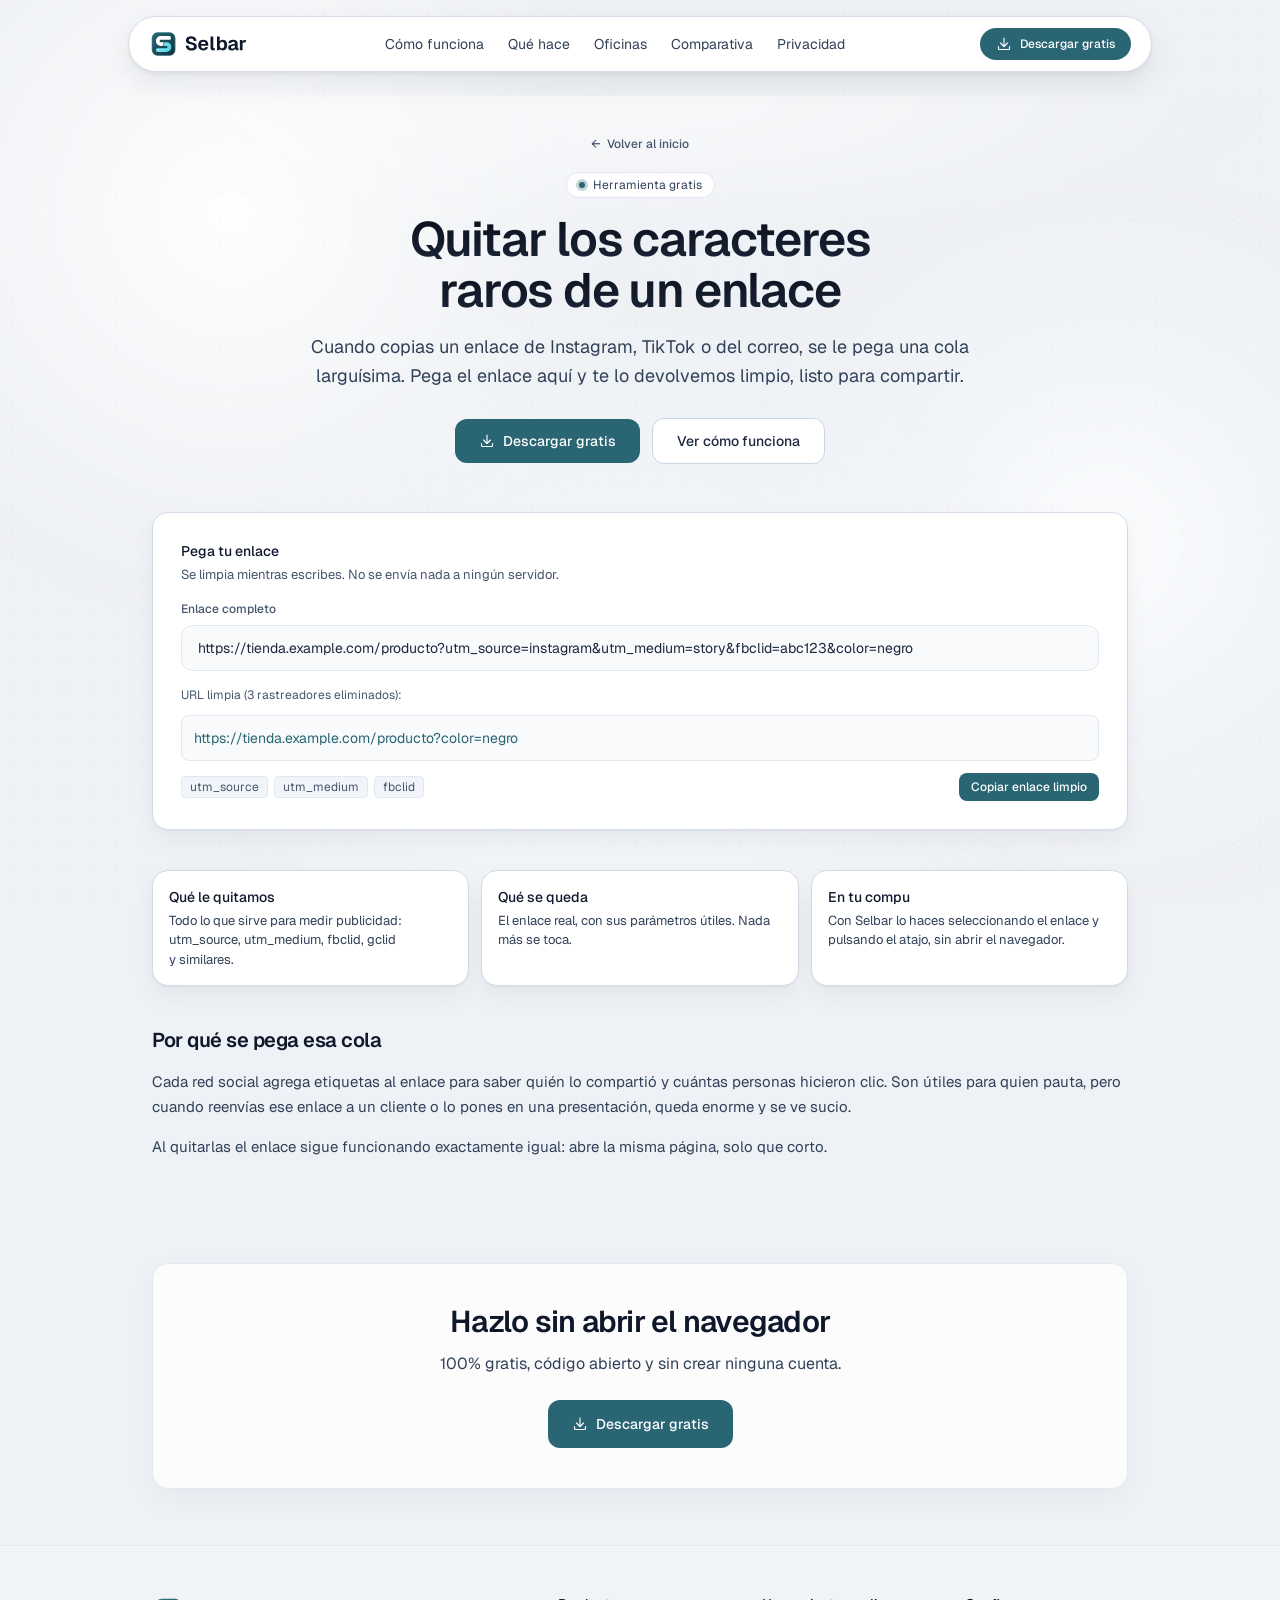
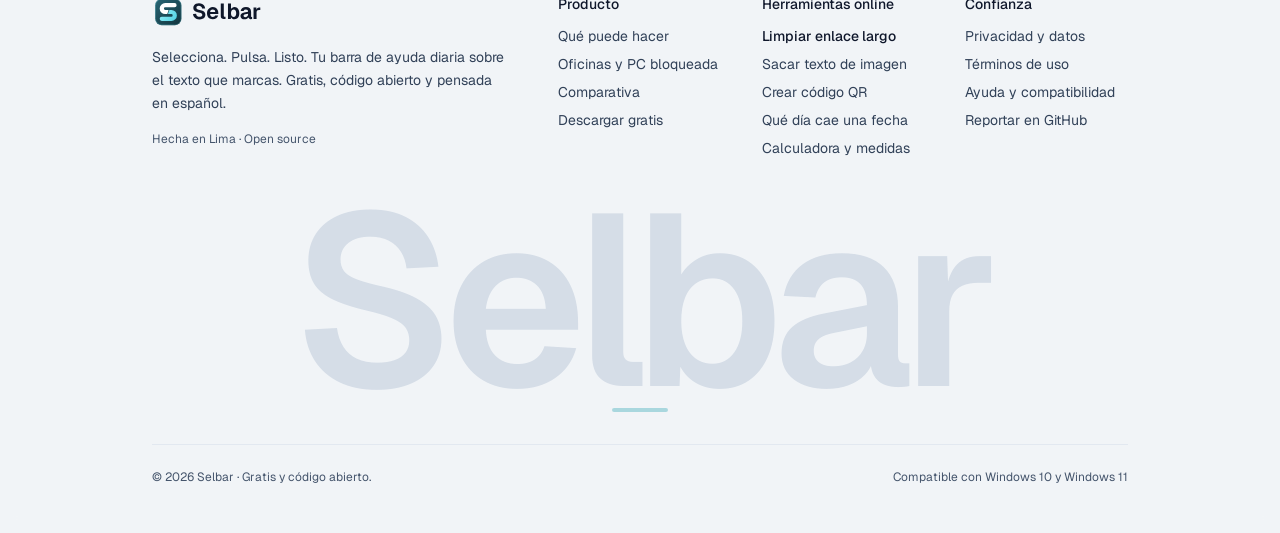
<file: quitar-utm-de-un-enlace/index.html>
<!doctype html>
<html lang="es">
<head>
  <meta charset="utf-8" />
  <meta name="viewport" content="width=device-width, initial-scale=1.0" />
  <title>Quitar los caracteres raros de un enlace · Selbar</title>
  <meta name="description" content="Pega un enlace de Instagram, TikTok o del correo y te lo devolvemos limpio, sin la cola de rastreo que se le pega al copiar. Gratis, en tu navegador." />
  <link rel="canonical" href="https://alarconcesar.github.io/selbar/quitar-utm-de-un-enlace/" />
  <meta property="og:type" content="website" />
  <meta property="og:site_name" content="Selbar" />
  <meta property="og:title" content="Quitar los caracteres raros de un enlace · Selbar" />
  <meta property="og:description" content="Pega un enlace de Instagram, TikTok o del correo y te lo devolvemos limpio, sin la cola de rastreo que se le pega al copiar. Gratis, en tu navegador." />
  <meta property="og:url" content="https://alarconcesar.github.io/selbar/quitar-utm-de-un-enlace/" />
  <meta property="og:image" content="https://alarconcesar.github.io/selbar/assets/og-selbar.png" />
  <meta name="twitter:card" content="summary_large_image" />
  <meta name="twitter:title" content="Quitar los caracteres raros de un enlace · Selbar" />
  <meta name="twitter:description" content="Pega un enlace de Instagram, TikTok o del correo y te lo devolvemos limpio, sin la cola de rastreo que se le pega al copiar. Gratis, en tu navegador." />
  <meta name="twitter:image" content="https://alarconcesar.github.io/selbar/assets/og-selbar.png" />
  <link rel="icon" href="../favicon.ico" sizes="32x32" />
  <link rel="icon" type="image/svg+xml" href="../favicon.svg" />
  <link rel="apple-touch-icon" href="../apple-touch-icon.png" />
  <link rel="manifest" href="../site.webmanifest" />
  <link rel="preconnect" href="https://fonts.googleapis.com" />
  <link rel="preconnect" href="https://fonts.gstatic.com" crossorigin />
  <link href="https://fonts.googleapis.com/css2?family=Geist+Mono:wght@400;500;600&family=Geist:wght@400;500;600;700&display=swap" rel="stylesheet" />
  <script type="application/ld+json">{"@context":"https://schema.org","@type":"SoftwareApplication","name":"Selbar","operatingSystem":"Windows 10, Windows 11","applicationCategory":"UtilitiesApplication","softwareVersion":"0.13.6","inLanguage":"es","url":"https://alarconcesar.github.io/selbar","offers":{"@type":"Offer","price":"0","priceCurrency":"USD"},"description":"Barra de acciones rápida para Windows sobre el texto que seleccionas. Limpia enlaces, lee texto de imágenes, crea códigos QR y resume o corrige sin cambiar de ventana."}</script>
  <script type="module" crossorigin src="../assets/main-DIk294JU.js"></script>
  <link rel="stylesheet" crossorigin href="../assets/main-DAk2SBkb.css">
</head>
<body class="bg-[#eef1f5] text-slate-700 antialiased selection:bg-[#2a6573]/20 selection:text-slate-900 relative">
  <!-- Living light ambient canvas behind all sections -->
  <div class="bg-ambient" aria-hidden="true">
    <div class="bg-orb bg-orb-1"></div>
    <div class="bg-orb bg-orb-2"></div>
    <div class="bg-orb bg-orb-3"></div>
    <canvas id="living-bg-canvas" class="absolute inset-0 w-full h-full pointer-events-none"></canvas>
    <div id="bg-spotlight" class="bg-spotlight"></div>
  </div>

  <a href="#contenido" class="sr-only focus:not-sr-only focus:fixed focus:top-4 focus:left-4 focus:z-50 focus:px-4 focus:py-2 focus:rounded-lg focus:bg-[#2a6573] focus:text-white">Saltar al contenido</a>

  <!-- Floating Island Navbar -->
  <header class="fixed top-4 inset-x-0 z-40 px-4 pointer-events-none">
    <div class="max-w-5xl mx-auto pointer-events-auto">
      <nav aria-label="Navegación principal" class="island-nav relative overflow-hidden rounded-full px-4 sm:px-5 h-14 flex items-center justify-between gap-4">
        <a href="../index.html" class="flex items-center shrink-0 focus:outline-none">
          <img src="../assets/selbar-logo.svg" alt="Selbar" width="203" height="64" class="h-8 w-auto" />
        </a>

        <div class="hidden md:flex items-center gap-6 text-sm text-slate-700">
          <a href="../index.html#como-funciona" class="hover:text-slate-900 transition-colors">Cómo funciona</a>
          <a href="../index.html#funciones" class="hover:text-slate-900 transition-colors">Qué hace</a>
          <a href="../oficinas-y-pc-bloqueada/index.html" class="hover:text-slate-900 transition-colors">Oficinas</a>
          <a href="../comparativa/index.html" class="hover:text-slate-900 transition-colors">Comparativa</a>
          <a href="../privacidad/index.html" class="hover:text-slate-900 transition-colors">Privacidad</a>
        </div>

        <div class="flex items-center gap-2.5">
          <a href="../index.html#descarga" class="btn-press hidden sm:inline-flex items-center gap-2 px-4 py-2 rounded-full bg-[#2a6573] hover:bg-[#21535f] text-white text-xs font-medium">
            <svg class="w-4 h-4 shrink-0" viewBox="0 0 256 256" fill="none" stroke="currentColor" stroke-width="18" stroke-linecap="round" stroke-linejoin="round"><path d="M128 32v136"/><polyline points="72 112 128 168 184 112"/><path d="M40 168v32a16 16 0 0 0 16 16h144a16 16 0 0 0 16-16v-32"/></svg>
            <span>Descargar gratis</span>
          </a>
          <button id="mobile-nav-toggle" type="button" aria-label="Abrir menú" aria-expanded="false" class="btn-press md:hidden w-10 h-10 rounded-full border border-slate-200 bg-white flex flex-col items-center justify-center gap-1.5 text-slate-700 cursor-pointer">
            <span class="burger-line burger-line-1 w-4 h-0.5 bg-current rounded-full"></span>
            <span class="burger-line burger-line-2 w-4 h-0.5 bg-current rounded-full"></span>
          </button>
        </div>
        <span id="scroll-progress" aria-hidden="true" class="scroll-progress pointer-events-none absolute bottom-0 left-6 right-6 h-[2px] rounded-full bg-[#2a6573]/75"></span>
      </nav>
    </div>
  </header>

  <!-- Mobile Drawer (uses visibility + opacity, never mount/unmount) -->
  <div id="mobile-nav-drawer" class="fixed inset-0 z-30 bg-white/95 backdrop-blur-xl pt-24 px-6 pb-8 flex flex-col justify-between transition-all duration-200 md:hidden" style="visibility: hidden; opacity: 0; pointer-events: none;">
    <div class="space-y-2">
      <a href="../index.html" class="block px-4 py-3 rounded-xl text-base font-medium text-slate-900 bg-slate-100 border border-slate-200">Inicio</a>
      <a href="../index.html#como-funciona" class="block px-4 py-3 rounded-xl text-base text-slate-700 hover:bg-slate-100">Cómo funciona</a>
      <a href="../index.html#funciones" class="block px-4 py-3 rounded-xl text-base text-slate-700 hover:bg-slate-100">Qué hace</a>
      <a href="../oficinas-y-pc-bloqueada/index.html" class="block px-4 py-3 rounded-xl text-base text-slate-700 hover:bg-slate-100">Oficinas y PCs con restricciones</a>
      <a href="../comparativa/index.html" class="block px-4 py-3 rounded-xl text-base text-slate-700 hover:bg-slate-100">Comparativa honesta</a>
      <a href="../privacidad/index.html" class="block px-4 py-3 rounded-xl text-base text-slate-700 hover:bg-slate-100">Privacidad</a>
      <a href="../problemas-conocidos/index.html" class="block px-4 py-3 rounded-xl text-base text-slate-700 hover:bg-slate-100">Ayuda y compatibilidad</a>
    </div>
    <a href="../index.html#descarga" class="w-full inline-flex items-center justify-center gap-2 px-5 py-3.5 rounded-xl bg-[#2a6573] text-white text-sm font-medium">
      <svg class="w-4 h-4 shrink-0" viewBox="0 0 256 256" fill="none" stroke="currentColor" stroke-width="18" stroke-linecap="round" stroke-linejoin="round"><path d="M128 32v136"/><polyline points="72 112 128 168 184 112"/><path d="M40 168v32a16 16 0 0 0 16 16h144a16 16 0 0 0 16-16v-32"/></svg>
      <span>Descargar gratis para Windows</span>
    </a>
  </div>

  <main id="contenido" class="relative z-10 pt-24">
    
  
  <section class="relative overflow-hidden">
    <div class="hero-mesh-wash absolute inset-0 pointer-events-none" aria-hidden="true"></div>
    <div class="relative max-w-5xl mx-auto px-4 sm:px-6 pt-6 sm:pt-10 pb-10 sm:pb-12 text-center">
      <div class="hero-enter flex justify-center" style="--d:0ms;">
        <a href="../index.html" class="inline-flex items-center gap-1.5 text-xs font-medium text-slate-600 hover:text-slate-900 transition-colors">
          <span>←</span> Volver al inicio
        </a>
      </div>
      <div class="hero-enter mt-5 inline-flex items-center gap-2 px-3 py-1 rounded-full bg-white/90 border border-slate-200 text-xs text-slate-700" style="--d:35ms;">
              <span class="pulse-dot w-1.5 h-1.5 rounded-full bg-[#2a6573]"></span>
              <span>Herramienta gratis</span>
            </div>
      <h1 class="hero-enter mt-4 text-3xl leading-[1.08] sm:text-5xl sm:leading-[1.06] font-semibold tracking-tight max-w-3xl mx-auto" style="--d:70ms;">
        <span class="hero-title-gradient">Quitar los caracteres raros de un enlace</span>
      </h1>
      <p class="hero-enter mt-4 text-base sm:text-lg text-slate-700 leading-relaxed max-w-2xl mx-auto" style="--d:110ms;">Cuando copias un enlace de Instagram, TikTok o del correo, se le pega una cola larguísima. Pega el enlace aquí y te lo devolvemos limpio, listo para compartir.</p>
      <div class="hero-enter mt-7 flex flex-col sm:flex-row items-center justify-center gap-3" style="--d:155ms;">
              <a href="../index.html#descarga" class="btn-press w-full sm:w-auto inline-flex items-center justify-center gap-2 px-6 py-3 rounded-xl bg-[#2a6573] hover:bg-[#21535f] text-white text-sm font-medium">
                <svg class="w-4 h-4 shrink-0" viewBox="0 0 256 256" fill="none" stroke="currentColor" stroke-width="18" stroke-linecap="round" stroke-linejoin="round"><path d="M128 32v136"/><polyline points="72 112 128 168 184 112"/><path d="M40 168v32a16 16 0 0 0 16 16h144a16 16 0 0 0 16-16v-32"/></svg><span>Descargar gratis</span>
              </a>
              <a href="../index.html#demo" class="btn-press w-full sm:w-auto inline-flex items-center justify-center px-6 py-3 rounded-xl bg-white border border-slate-300 hover:border-slate-400 text-slate-800 text-sm font-medium">
                Ver cómo funciona
              </a>
            </div>
    </div>
  </section>

  <section class="pb-12">
    <div class="max-w-5xl mx-auto px-4 sm:px-6">
      
  <div class="fluent-card p-5 sm:p-7">
    <div class="text-sm font-medium text-slate-900">Pega tu enlace</div>
    <p class="mt-1 text-[13px] text-slate-600">Se limpia mientras escribes. No se envía nada a ningún servidor.</p>
    <div class="mt-4">
    <label for="tool-utm-input" class="block text-xs font-medium text-slate-600 mb-2">Enlace completo</label>
    <input id="tool-utm-input" type="text" value="https://tienda.example.com/producto?utm_source=instagram&utm_medium=story&fbclid=abc123&color=negro" placeholder="https://…" class="w-full rounded-xl border border-slate-200 bg-[#f8fafc] px-4 py-3 text-sm text-slate-800 outline-none focus:border-[#2a6573] focus:ring-2 focus:ring-[#2a6573]/15" />
        <div id="tool-utm-output" class="mt-4"></div></div>
  </div>

      <div class="mt-10 grid sm:grid-cols-3 gap-3">
        <div class="fluent-card p-4">
          <div class="text-sm font-medium text-slate-900">Qué le quitamos</div>
          <p class="mt-1 text-[13px] text-slate-700">Todo lo que sirve para medir publicidad: utm_source, utm_medium, fbclid, gclid y similares.</p>
        </div>
        <div class="fluent-card p-4">
          <div class="text-sm font-medium text-slate-900">Qué se queda</div>
          <p class="mt-1 text-[13px] text-slate-700">El enlace real, con sus parámetros útiles. Nada más se toca.</p>
        </div>
        <div class="fluent-card p-4">
          <div class="text-sm font-medium text-slate-900">En tu compu</div>
          <p class="mt-1 text-[13px] text-slate-700">Con Selbar lo haces seleccionando el enlace y pulsando el atajo, sin abrir el navegador.</p>
        </div>
      </div>

      <div class="mt-10">
        <div class="space-y-4 text-[15px] text-slate-700 leading-relaxed">
          <h2 class="text-xl font-semibold text-slate-900">Por qué se pega esa cola</h2>
          <p>Cada red social agrega etiquetas al enlace para saber quién lo compartió y cuántas personas hicieron clic. Son útiles para quien pauta, pero cuando reenvías ese enlace a un cliente o lo pones en una presentación, queda enorme y se ve sucio.</p>
          <p>Al quitarlas el enlace sigue funcionando exactamente igual: abre la misma página, solo que corto.</p>
        </div>
      </div>
    </div>
  </section>

  
  <section class="py-14">
    <div class="max-w-5xl mx-auto px-4 sm:px-6">
      <div class="rounded-2xl bg-white/80 backdrop-blur-sm border border-slate-200 shadow-[0_10px_30px_rgba(15,23,42,0.04)] p-7 sm:p-10 text-center">
        <h2 class="text-2xl sm:text-3xl font-semibold tracking-tight text-slate-900">Hazlo sin abrir el navegador</h2>
        <p class="mt-3 text-slate-700">100% gratis, código abierto y sin crear ninguna cuenta.</p>
        <a href="../index.html#descarga" class="btn-press mt-6 inline-flex items-center gap-2 px-6 py-3.5 rounded-xl bg-[#2a6573] hover:bg-[#21535f] text-white text-sm font-medium">
          <svg class="w-4 h-4 shrink-0" viewBox="0 0 256 256" fill="none" stroke="currentColor" stroke-width="18" stroke-linecap="round" stroke-linejoin="round"><path d="M128 32v136"/><polyline points="72 112 128 168 184 112"/><path d="M40 168v32a16 16 0 0 0 16 16h144a16 16 0 0 0 16-16v-32"/></svg><span>Descargar gratis</span>
        </a>
      </div>
    </div>
  </section>
  </main>

  <!-- Footer -->
  <footer class="relative z-10 border-t border-slate-200/80 bg-[#f3f5f8]/70 backdrop-blur-sm overflow-hidden">
    <div class="max-w-5xl mx-auto px-4 sm:px-6 py-12">
      <div class="grid grid-cols-1 md:grid-cols-2 lg:grid-cols-5 gap-10">
        <div class="lg:col-span-2 space-y-4">
          <a href="../index.html" class="inline-flex items-center">
            <img src="../assets/selbar-logo.svg" alt="Selbar" width="203" height="64" class="h-9 w-auto" />
          </a>
          <p class="text-sm text-slate-700 max-w-sm leading-relaxed">
            Selecciona. Pulsa. Listo. Tu barra de ayuda diaria sobre el texto que marcas. Gratis, código abierto y pensada en español.
          </p>
          <div class="text-xs text-slate-600">
            Hecha en Lima · Open source
          </div>
        </div>

        <div class="space-y-3 text-sm">
          <div class="font-medium text-slate-900">Producto</div>
          <ul class="space-y-2 text-slate-700">
            <li><a href="../index.html#funciones" class="hover:text-slate-900 transition-colors">Qué puede hacer</a></li>
            <li><a href="../oficinas-y-pc-bloqueada/index.html" class="hover:text-slate-900 transition-colors">Oficinas y PC bloqueada</a></li>
            <li><a href="../comparativa/index.html" class="hover:text-slate-900 transition-colors">Comparativa</a></li>
            <li><a href="../index.html#descarga" class="hover:text-slate-900 transition-colors">Descargar gratis</a></li>
          </ul>
        </div>

        <div class="space-y-3 text-sm">
          <div class="font-medium text-slate-900">Herramientas online</div>
          <ul class="space-y-2 text-slate-700">
            <li><a href="../quitar-utm-de-un-enlace/index.html" class="hover:text-slate-900 transition-colors">Limpiar enlace largo</a></li>
            <li><a href="../extraer-texto-de-una-imagen/index.html" class="hover:text-slate-900 transition-colors">Sacar texto de imagen</a></li>
            <li><a href="../leer-codigo-qr-en-la-pc/index.html" class="hover:text-slate-900 transition-colors">Crear código QR</a></li>
            <li><a href="../saber-que-dia-cae-una-fecha/index.html" class="hover:text-slate-900 transition-colors">Qué día cae una fecha</a></li>
            <li><a href="../convertir-unidades-al-instante/index.html" class="hover:text-slate-900 transition-colors">Calculadora y medidas</a></li>
          </ul>
        </div>

        <div class="space-y-3 text-sm">
          <div class="font-medium text-slate-900">Confianza</div>
          <ul class="space-y-2 text-slate-700">
            <li><a href="../privacidad/index.html" class="hover:text-slate-900 transition-colors">Privacidad y datos</a></li>
            <li><a href="../terminos/index.html" class="hover:text-slate-900 transition-colors">Términos de uso</a></li>
            <li><a href="../problemas-conocidos/index.html" class="hover:text-slate-900 transition-colors">Ayuda y compatibilidad</a></li>
            <li><a href="https://github.com/alarconcesar/selbar/issues" class="hover:text-slate-900 transition-colors">Reportar en GitHub</a></li>
          </ul>
        </div>
      </div>

      <div class="reveal-item mt-8 sm:mt-12 select-none" data-reveal aria-hidden="true">
        <div class="footer-wordmark">Selbar</div>
        <div class="mx-auto mt-3 h-1 w-14 rounded-full bg-[#a9d7de]"></div>
      </div>

      <div class="mt-8 pt-6 border-t border-slate-200 flex flex-col sm:flex-row items-center justify-between gap-4 text-xs text-slate-600">
        <span>© 2026 Selbar · Gratis y código abierto.</span>
        <span>Compatible con Windows 10 y Windows 11</span>
      </div>
    </div>
  </footer>

</body>
</html>
</file>
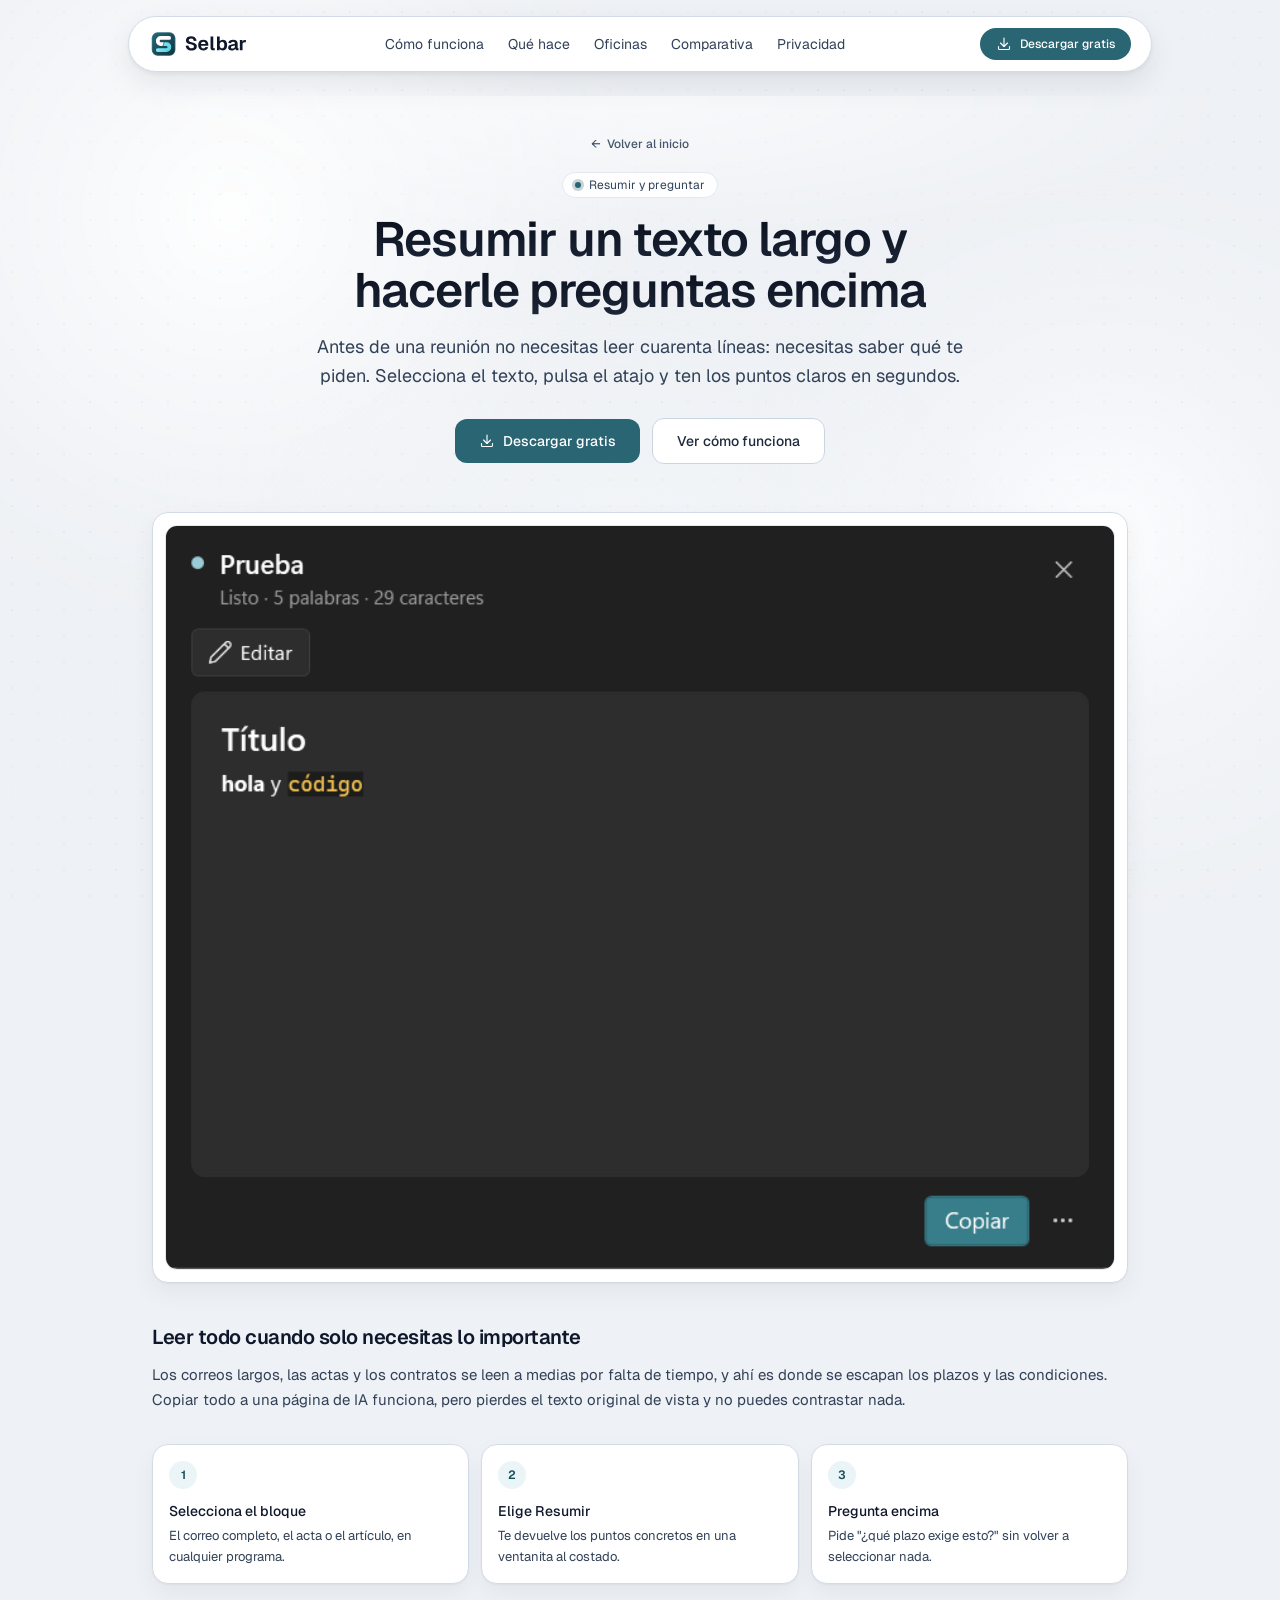
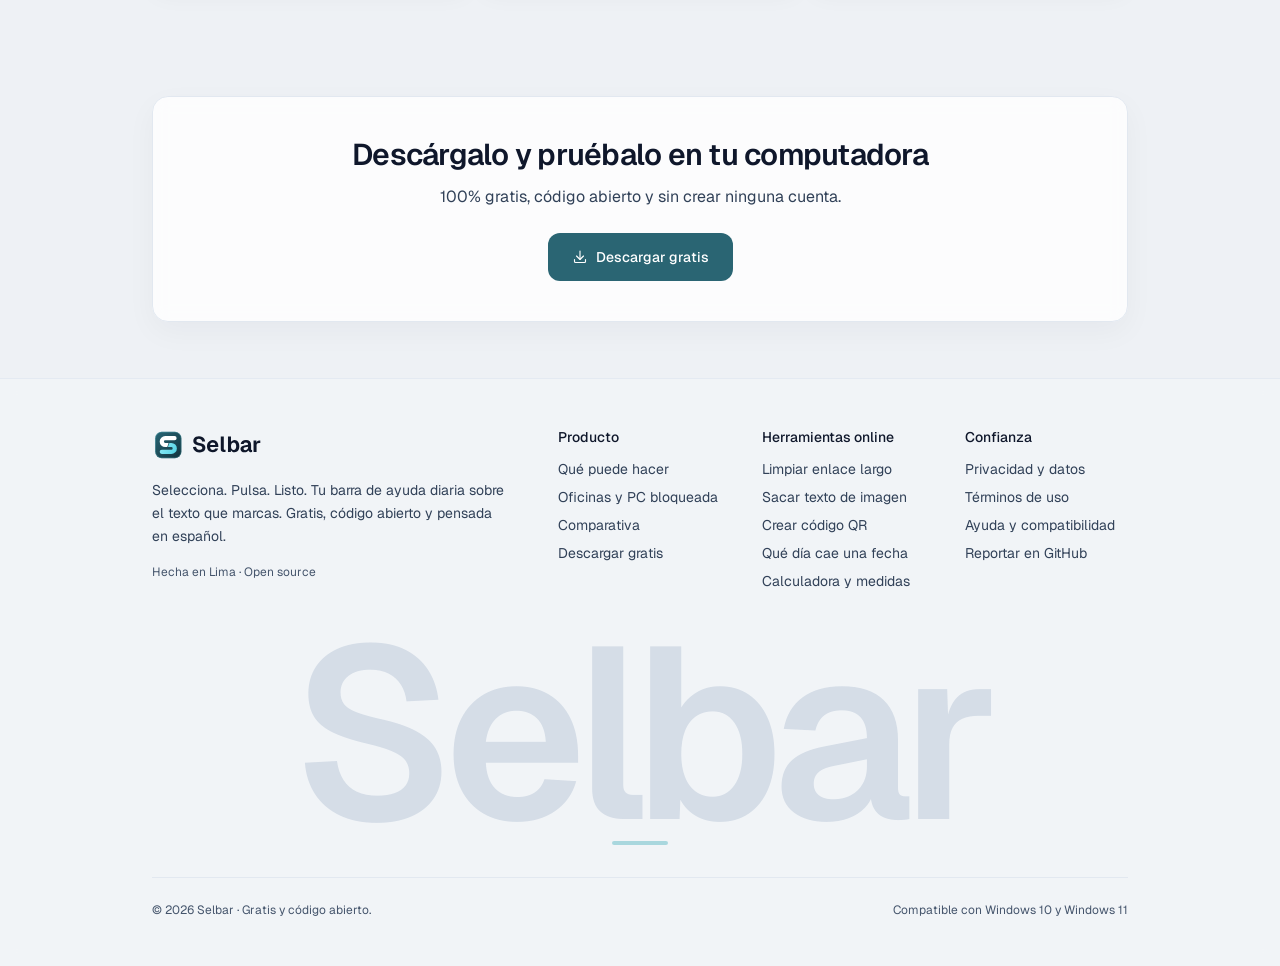
<file: resumir-un-texto-largo/index.html>
<!doctype html>
<html lang="es">
<head>
  <meta charset="utf-8" />
  <meta name="viewport" content="width=device-width, initial-scale=1.0" />
  <title>Resumir textos largos en cuatro puntos · Selbar</title>
  <meta name="description" content="Convierte un correo de cuarenta líneas o un artículo largo en puntos concretos, y haz preguntas sobre el mismo texto sin volver a pegarlo." />
  <link rel="canonical" href="https://alarconcesar.github.io/selbar/resumir-un-texto-largo/" />
  <meta property="og:type" content="website" />
  <meta property="og:site_name" content="Selbar" />
  <meta property="og:title" content="Resumir textos largos en cuatro puntos · Selbar" />
  <meta property="og:description" content="Convierte un correo de cuarenta líneas o un artículo largo en puntos concretos, y haz preguntas sobre el mismo texto sin volver a pegarlo." />
  <meta property="og:url" content="https://alarconcesar.github.io/selbar/resumir-un-texto-largo/" />
  <meta property="og:image" content="https://alarconcesar.github.io/selbar/assets/og-selbar.png" />
  <meta name="twitter:card" content="summary_large_image" />
  <meta name="twitter:title" content="Resumir textos largos en cuatro puntos · Selbar" />
  <meta name="twitter:description" content="Convierte un correo de cuarenta líneas o un artículo largo en puntos concretos, y haz preguntas sobre el mismo texto sin volver a pegarlo." />
  <meta name="twitter:image" content="https://alarconcesar.github.io/selbar/assets/og-selbar.png" />
  <link rel="icon" href="../favicon.ico" sizes="32x32" />
  <link rel="icon" type="image/svg+xml" href="../favicon.svg" />
  <link rel="apple-touch-icon" href="../apple-touch-icon.png" />
  <link rel="manifest" href="../site.webmanifest" />
  <link rel="preconnect" href="https://fonts.googleapis.com" />
  <link rel="preconnect" href="https://fonts.gstatic.com" crossorigin />
  <link href="https://fonts.googleapis.com/css2?family=Geist+Mono:wght@400;500;600&family=Geist:wght@400;500;600;700&display=swap" rel="stylesheet" />
  <script type="application/ld+json">{"@context":"https://schema.org","@type":"SoftwareApplication","name":"Selbar","operatingSystem":"Windows 10, Windows 11","applicationCategory":"UtilitiesApplication","softwareVersion":"0.13.6","inLanguage":"es","url":"https://alarconcesar.github.io/selbar","offers":{"@type":"Offer","price":"0","priceCurrency":"USD"},"description":"Barra de acciones rápida para Windows sobre el texto que seleccionas. Limpia enlaces, lee texto de imágenes, crea códigos QR y resume o corrige sin cambiar de ventana."}</script>
  <script type="module" crossorigin src="../assets/main-DIk294JU.js"></script>
  <link rel="stylesheet" crossorigin href="../assets/main-DAk2SBkb.css">
</head>
<body class="bg-[#eef1f5] text-slate-700 antialiased selection:bg-[#2a6573]/20 selection:text-slate-900 relative">
  <!-- Living light ambient canvas behind all sections -->
  <div class="bg-ambient" aria-hidden="true">
    <div class="bg-orb bg-orb-1"></div>
    <div class="bg-orb bg-orb-2"></div>
    <div class="bg-orb bg-orb-3"></div>
    <canvas id="living-bg-canvas" class="absolute inset-0 w-full h-full pointer-events-none"></canvas>
    <div id="bg-spotlight" class="bg-spotlight"></div>
  </div>

  <a href="#contenido" class="sr-only focus:not-sr-only focus:fixed focus:top-4 focus:left-4 focus:z-50 focus:px-4 focus:py-2 focus:rounded-lg focus:bg-[#2a6573] focus:text-white">Saltar al contenido</a>

  <!-- Floating Island Navbar -->
  <header class="fixed top-4 inset-x-0 z-40 px-4 pointer-events-none">
    <div class="max-w-5xl mx-auto pointer-events-auto">
      <nav aria-label="Navegación principal" class="island-nav relative overflow-hidden rounded-full px-4 sm:px-5 h-14 flex items-center justify-between gap-4">
        <a href="../index.html" class="flex items-center shrink-0 focus:outline-none">
          <img src="../assets/selbar-logo.svg" alt="Selbar" width="203" height="64" class="h-8 w-auto" />
        </a>

        <div class="hidden md:flex items-center gap-6 text-sm text-slate-700">
          <a href="../index.html#como-funciona" class="hover:text-slate-900 transition-colors">Cómo funciona</a>
          <a href="../index.html#funciones" class="hover:text-slate-900 transition-colors">Qué hace</a>
          <a href="../oficinas-y-pc-bloqueada/index.html" class="hover:text-slate-900 transition-colors">Oficinas</a>
          <a href="../comparativa/index.html" class="hover:text-slate-900 transition-colors">Comparativa</a>
          <a href="../privacidad/index.html" class="hover:text-slate-900 transition-colors">Privacidad</a>
        </div>

        <div class="flex items-center gap-2.5">
          <a href="../index.html#descarga" class="btn-press hidden sm:inline-flex items-center gap-2 px-4 py-2 rounded-full bg-[#2a6573] hover:bg-[#21535f] text-white text-xs font-medium">
            <svg class="w-4 h-4 shrink-0" viewBox="0 0 256 256" fill="none" stroke="currentColor" stroke-width="18" stroke-linecap="round" stroke-linejoin="round"><path d="M128 32v136"/><polyline points="72 112 128 168 184 112"/><path d="M40 168v32a16 16 0 0 0 16 16h144a16 16 0 0 0 16-16v-32"/></svg>
            <span>Descargar gratis</span>
          </a>
          <button id="mobile-nav-toggle" type="button" aria-label="Abrir menú" aria-expanded="false" class="btn-press md:hidden w-10 h-10 rounded-full border border-slate-200 bg-white flex flex-col items-center justify-center gap-1.5 text-slate-700 cursor-pointer">
            <span class="burger-line burger-line-1 w-4 h-0.5 bg-current rounded-full"></span>
            <span class="burger-line burger-line-2 w-4 h-0.5 bg-current rounded-full"></span>
          </button>
        </div>
        <span id="scroll-progress" aria-hidden="true" class="scroll-progress pointer-events-none absolute bottom-0 left-6 right-6 h-[2px] rounded-full bg-[#2a6573]/75"></span>
      </nav>
    </div>
  </header>

  <!-- Mobile Drawer (uses visibility + opacity, never mount/unmount) -->
  <div id="mobile-nav-drawer" class="fixed inset-0 z-30 bg-white/95 backdrop-blur-xl pt-24 px-6 pb-8 flex flex-col justify-between transition-all duration-200 md:hidden" style="visibility: hidden; opacity: 0; pointer-events: none;">
    <div class="space-y-2">
      <a href="../index.html" class="block px-4 py-3 rounded-xl text-base font-medium text-slate-900 bg-slate-100 border border-slate-200">Inicio</a>
      <a href="../index.html#como-funciona" class="block px-4 py-3 rounded-xl text-base text-slate-700 hover:bg-slate-100">Cómo funciona</a>
      <a href="../index.html#funciones" class="block px-4 py-3 rounded-xl text-base text-slate-700 hover:bg-slate-100">Qué hace</a>
      <a href="../oficinas-y-pc-bloqueada/index.html" class="block px-4 py-3 rounded-xl text-base text-slate-700 hover:bg-slate-100">Oficinas y PCs con restricciones</a>
      <a href="../comparativa/index.html" class="block px-4 py-3 rounded-xl text-base text-slate-700 hover:bg-slate-100">Comparativa honesta</a>
      <a href="../privacidad/index.html" class="block px-4 py-3 rounded-xl text-base text-slate-700 hover:bg-slate-100">Privacidad</a>
      <a href="../problemas-conocidos/index.html" class="block px-4 py-3 rounded-xl text-base text-slate-700 hover:bg-slate-100">Ayuda y compatibilidad</a>
    </div>
    <a href="../index.html#descarga" class="w-full inline-flex items-center justify-center gap-2 px-5 py-3.5 rounded-xl bg-[#2a6573] text-white text-sm font-medium">
      <svg class="w-4 h-4 shrink-0" viewBox="0 0 256 256" fill="none" stroke="currentColor" stroke-width="18" stroke-linecap="round" stroke-linejoin="round"><path d="M128 32v136"/><polyline points="72 112 128 168 184 112"/><path d="M40 168v32a16 16 0 0 0 16 16h144a16 16 0 0 0 16-16v-32"/></svg>
      <span>Descargar gratis para Windows</span>
    </a>
  </div>

  <main id="contenido" class="relative z-10 pt-24">
    
  
  <section class="relative overflow-hidden">
    <div class="hero-mesh-wash absolute inset-0 pointer-events-none" aria-hidden="true"></div>
    <div class="relative max-w-5xl mx-auto px-4 sm:px-6 pt-6 sm:pt-10 pb-10 sm:pb-12 text-center">
      <div class="hero-enter flex justify-center" style="--d:0ms;">
        <a href="../index.html" class="inline-flex items-center gap-1.5 text-xs font-medium text-slate-600 hover:text-slate-900 transition-colors">
          <span>←</span> Volver al inicio
        </a>
      </div>
      <div class="hero-enter mt-5 inline-flex items-center gap-2 px-3 py-1 rounded-full bg-white/90 border border-slate-200 text-xs text-slate-700" style="--d:35ms;">
              <span class="pulse-dot w-1.5 h-1.5 rounded-full bg-[#2a6573]"></span>
              <span>Resumir y preguntar</span>
            </div>
      <h1 class="hero-enter mt-4 text-3xl leading-[1.08] sm:text-5xl sm:leading-[1.06] font-semibold tracking-tight max-w-3xl mx-auto" style="--d:70ms;">
        <span class="hero-title-gradient">Resumir un texto largo y hacerle preguntas encima</span>
      </h1>
      <p class="hero-enter mt-4 text-base sm:text-lg text-slate-700 leading-relaxed max-w-2xl mx-auto" style="--d:110ms;">Antes de una reunión no necesitas leer cuarenta líneas: necesitas saber qué te piden. Selecciona el texto, pulsa el atajo y ten los puntos claros en segundos.</p>
      <div class="hero-enter mt-7 flex flex-col sm:flex-row items-center justify-center gap-3" style="--d:155ms;">
              <a href="../index.html#descarga" class="btn-press w-full sm:w-auto inline-flex items-center justify-center gap-2 px-6 py-3 rounded-xl bg-[#2a6573] hover:bg-[#21535f] text-white text-sm font-medium">
                <svg class="w-4 h-4 shrink-0" viewBox="0 0 256 256" fill="none" stroke="currentColor" stroke-width="18" stroke-linecap="round" stroke-linejoin="round"><path d="M128 32v136"/><polyline points="72 112 128 168 184 112"/><path d="M40 168v32a16 16 0 0 0 16 16h144a16 16 0 0 0 16-16v-32"/></svg><span>Descargar gratis</span>
              </a>
              <a href="../index.html#demo" class="btn-press w-full sm:w-auto inline-flex items-center justify-center px-6 py-3 rounded-xl bg-white border border-slate-300 hover:border-slate-400 text-slate-800 text-sm font-medium">
                Ver cómo funciona
              </a>
            </div>
    </div>
  </section>

  <section class="pb-14">
    <div class="max-w-5xl mx-auto px-4 sm:px-6">
      <div class="fluent-card p-2 sm:p-3">
              <img src="../assets/screens/resultado.png" alt="Resumen con opciones de seguimiento en Selbar" class="w-full rounded-xl border border-slate-200" loading="lazy" />
            </div>

      <div class="mt-10">
        <h2 class="text-xl font-semibold text-slate-900">Leer todo cuando solo necesitas lo importante</h2>
        <p class="mt-3 text-[15px] text-slate-700 leading-relaxed">Los correos largos, las actas y los contratos se leen a medias por falta de tiempo, y ahí es donde se escapan los plazos y las condiciones. Copiar todo a una página de IA funciona, pero pierdes el texto original de vista y no puedes contrastar nada.</p>
      </div>

      <div class="mt-8 grid sm:grid-cols-3 gap-3">
              
                <div class="fluent-card p-4">
                  <div class="w-7 h-7 rounded-full bg-[#ebf5f7] text-[#134e5c] text-xs font-semibold flex items-center justify-center">1</div>
                  <div class="mt-3 text-sm font-medium text-slate-900">Selecciona el bloque</div>
                  <p class="mt-1 text-[13px] text-slate-700 leading-relaxed">El correo completo, el acta o el artículo, en cualquier programa.</p>
                </div>
                <div class="fluent-card p-4">
                  <div class="w-7 h-7 rounded-full bg-[#ebf5f7] text-[#134e5c] text-xs font-semibold flex items-center justify-center">2</div>
                  <div class="mt-3 text-sm font-medium text-slate-900">Elige Resumir</div>
                  <p class="mt-1 text-[13px] text-slate-700 leading-relaxed">Te devuelve los puntos concretos en una ventanita al costado.</p>
                </div>
                <div class="fluent-card p-4">
                  <div class="w-7 h-7 rounded-full bg-[#ebf5f7] text-[#134e5c] text-xs font-semibold flex items-center justify-center">3</div>
                  <div class="mt-3 text-sm font-medium text-slate-900">Pregunta encima</div>
                  <p class="mt-1 text-[13px] text-slate-700 leading-relaxed">Pide "¿qué plazo exige esto?" sin volver a seleccionar nada.</p>
                </div>
            </div>
    </div>
  </section>

  
  <section class="py-14">
    <div class="max-w-5xl mx-auto px-4 sm:px-6">
      <div class="rounded-2xl bg-white/80 backdrop-blur-sm border border-slate-200 shadow-[0_10px_30px_rgba(15,23,42,0.04)] p-7 sm:p-10 text-center">
        <h2 class="text-2xl sm:text-3xl font-semibold tracking-tight text-slate-900">Descárgalo y pruébalo en tu computadora</h2>
        <p class="mt-3 text-slate-700">100% gratis, código abierto y sin crear ninguna cuenta.</p>
        <a href="../index.html#descarga" class="btn-press mt-6 inline-flex items-center gap-2 px-6 py-3.5 rounded-xl bg-[#2a6573] hover:bg-[#21535f] text-white text-sm font-medium">
          <svg class="w-4 h-4 shrink-0" viewBox="0 0 256 256" fill="none" stroke="currentColor" stroke-width="18" stroke-linecap="round" stroke-linejoin="round"><path d="M128 32v136"/><polyline points="72 112 128 168 184 112"/><path d="M40 168v32a16 16 0 0 0 16 16h144a16 16 0 0 0 16-16v-32"/></svg><span>Descargar gratis</span>
        </a>
      </div>
    </div>
  </section>
  </main>

  <!-- Footer -->
  <footer class="relative z-10 border-t border-slate-200/80 bg-[#f3f5f8]/70 backdrop-blur-sm overflow-hidden">
    <div class="max-w-5xl mx-auto px-4 sm:px-6 py-12">
      <div class="grid grid-cols-1 md:grid-cols-2 lg:grid-cols-5 gap-10">
        <div class="lg:col-span-2 space-y-4">
          <a href="../index.html" class="inline-flex items-center">
            <img src="../assets/selbar-logo.svg" alt="Selbar" width="203" height="64" class="h-9 w-auto" />
          </a>
          <p class="text-sm text-slate-700 max-w-sm leading-relaxed">
            Selecciona. Pulsa. Listo. Tu barra de ayuda diaria sobre el texto que marcas. Gratis, código abierto y pensada en español.
          </p>
          <div class="text-xs text-slate-600">
            Hecha en Lima · Open source
          </div>
        </div>

        <div class="space-y-3 text-sm">
          <div class="font-medium text-slate-900">Producto</div>
          <ul class="space-y-2 text-slate-700">
            <li><a href="../index.html#funciones" class="hover:text-slate-900 transition-colors">Qué puede hacer</a></li>
            <li><a href="../oficinas-y-pc-bloqueada/index.html" class="hover:text-slate-900 transition-colors">Oficinas y PC bloqueada</a></li>
            <li><a href="../comparativa/index.html" class="hover:text-slate-900 transition-colors">Comparativa</a></li>
            <li><a href="../index.html#descarga" class="hover:text-slate-900 transition-colors">Descargar gratis</a></li>
          </ul>
        </div>

        <div class="space-y-3 text-sm">
          <div class="font-medium text-slate-900">Herramientas online</div>
          <ul class="space-y-2 text-slate-700">
            <li><a href="../quitar-utm-de-un-enlace/index.html" class="hover:text-slate-900 transition-colors">Limpiar enlace largo</a></li>
            <li><a href="../extraer-texto-de-una-imagen/index.html" class="hover:text-slate-900 transition-colors">Sacar texto de imagen</a></li>
            <li><a href="../leer-codigo-qr-en-la-pc/index.html" class="hover:text-slate-900 transition-colors">Crear código QR</a></li>
            <li><a href="../saber-que-dia-cae-una-fecha/index.html" class="hover:text-slate-900 transition-colors">Qué día cae una fecha</a></li>
            <li><a href="../convertir-unidades-al-instante/index.html" class="hover:text-slate-900 transition-colors">Calculadora y medidas</a></li>
          </ul>
        </div>

        <div class="space-y-3 text-sm">
          <div class="font-medium text-slate-900">Confianza</div>
          <ul class="space-y-2 text-slate-700">
            <li><a href="../privacidad/index.html" class="hover:text-slate-900 transition-colors">Privacidad y datos</a></li>
            <li><a href="../terminos/index.html" class="hover:text-slate-900 transition-colors">Términos de uso</a></li>
            <li><a href="../problemas-conocidos/index.html" class="hover:text-slate-900 transition-colors">Ayuda y compatibilidad</a></li>
            <li><a href="https://github.com/alarconcesar/selbar/issues" class="hover:text-slate-900 transition-colors">Reportar en GitHub</a></li>
          </ul>
        </div>
      </div>

      <div class="reveal-item mt-8 sm:mt-12 select-none" data-reveal aria-hidden="true">
        <div class="footer-wordmark">Selbar</div>
        <div class="mx-auto mt-3 h-1 w-14 rounded-full bg-[#a9d7de]"></div>
      </div>

      <div class="mt-8 pt-6 border-t border-slate-200 flex flex-col sm:flex-row items-center justify-between gap-4 text-xs text-slate-600">
        <span>© 2026 Selbar · Gratis y código abierto.</span>
        <span>Compatible con Windows 10 y Windows 11</span>
      </div>
    </div>
  </footer>

</body>
</html>
</file>
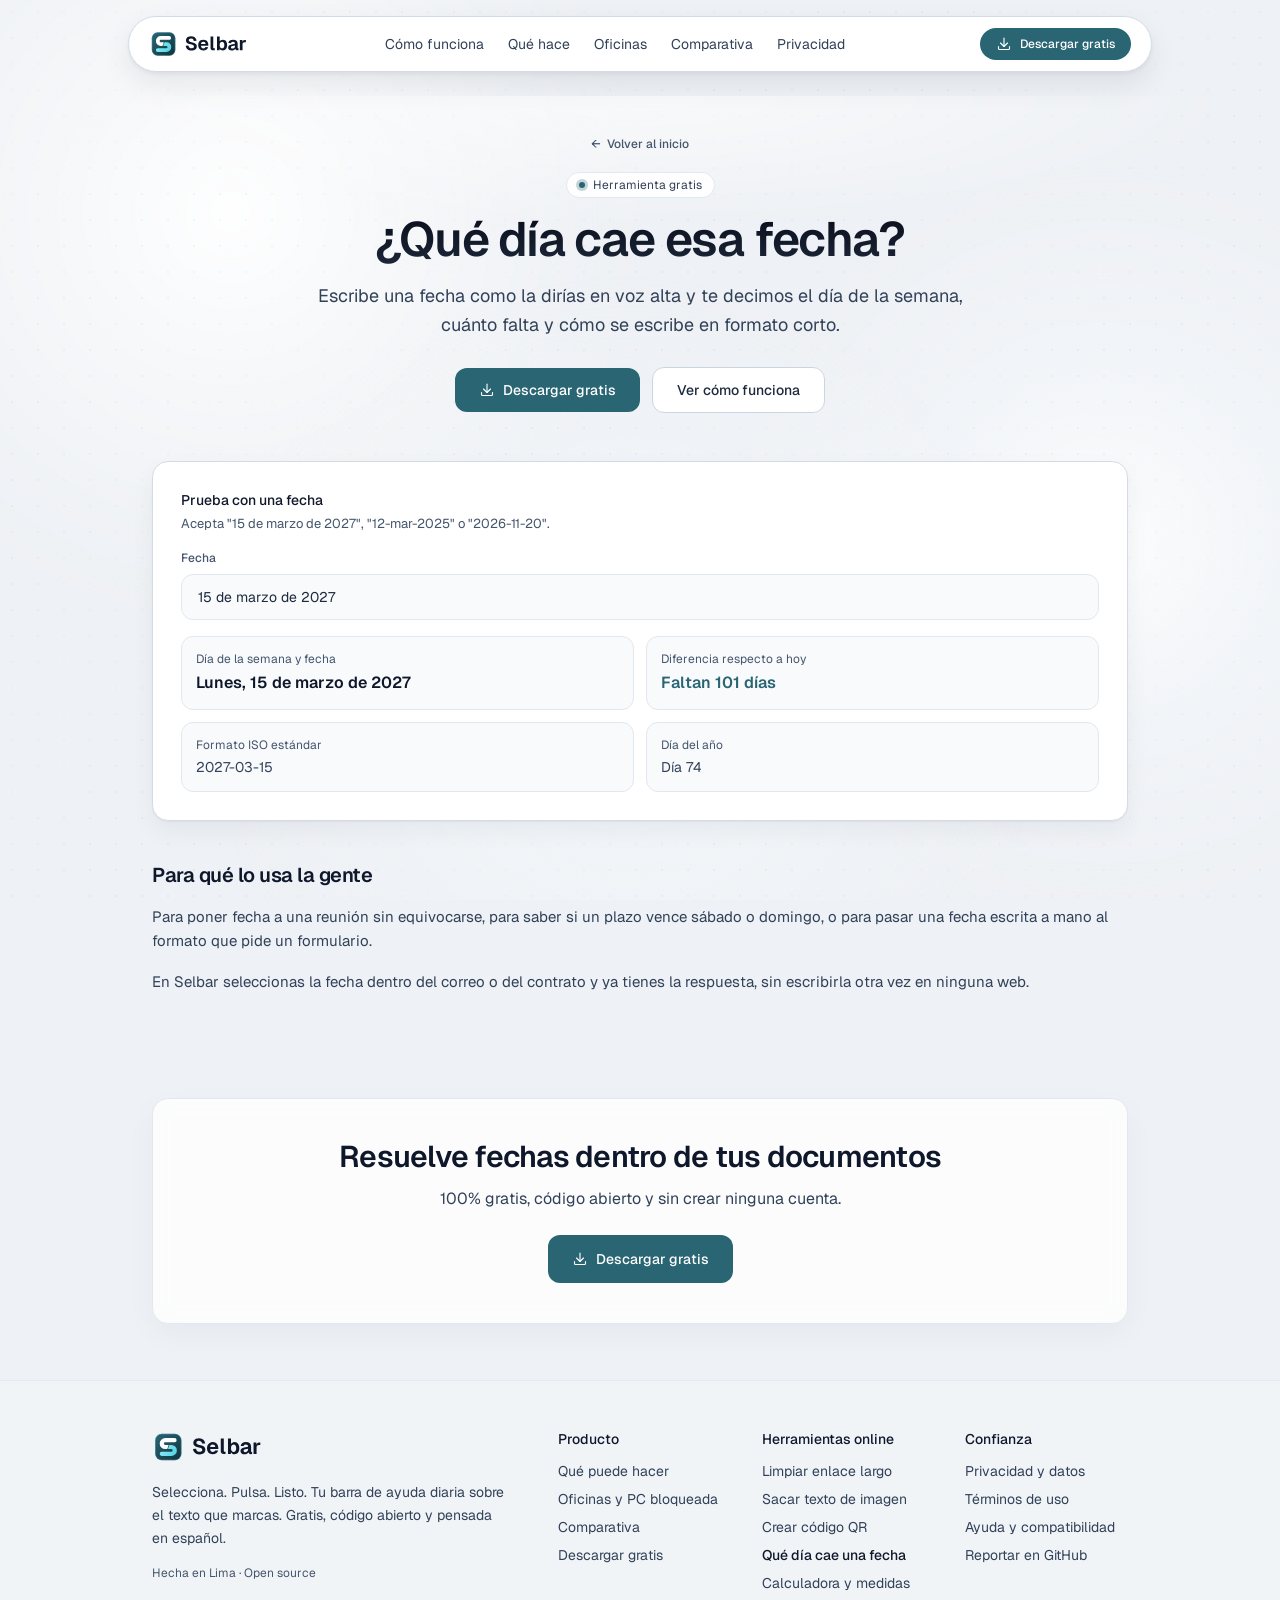
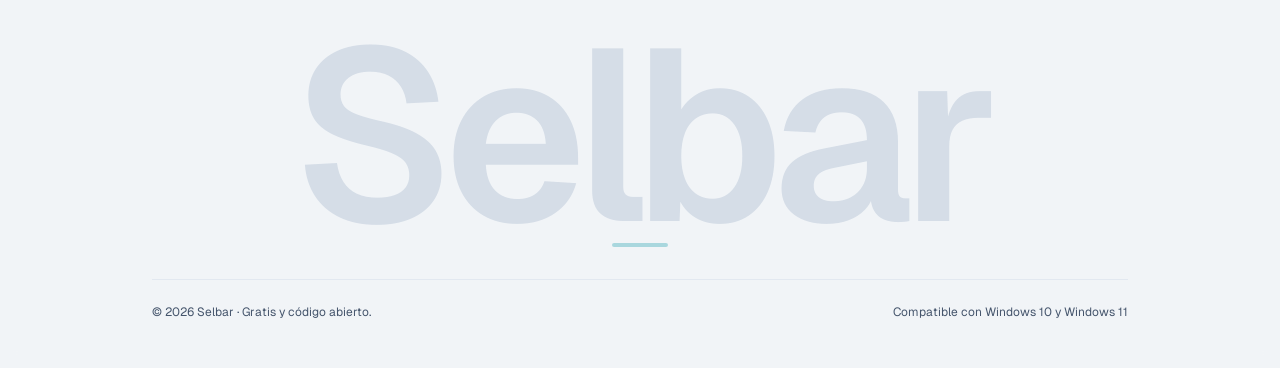
<file: saber-que-dia-cae-una-fecha/index.html>
<!doctype html>
<html lang="es">
<head>
  <meta charset="utf-8" />
  <meta name="viewport" content="width=device-width, initial-scale=1.0" />
  <title>¿Qué día cae esa fecha? · Selbar</title>
  <meta name="description" content="Escribe una fecha como la dirías en voz alta y te decimos el día de la semana, cuánto falta y cómo se escribe en formato corto. Gratis y sin registrarte." />
  <link rel="canonical" href="https://alarconcesar.github.io/selbar/saber-que-dia-cae-una-fecha/" />
  <meta property="og:type" content="website" />
  <meta property="og:site_name" content="Selbar" />
  <meta property="og:title" content="¿Qué día cae esa fecha? · Selbar" />
  <meta property="og:description" content="Escribe una fecha como la dirías en voz alta y te decimos el día de la semana, cuánto falta y cómo se escribe en formato corto. Gratis y sin registrarte." />
  <meta property="og:url" content="https://alarconcesar.github.io/selbar/saber-que-dia-cae-una-fecha/" />
  <meta property="og:image" content="https://alarconcesar.github.io/selbar/assets/og-selbar.png" />
  <meta name="twitter:card" content="summary_large_image" />
  <meta name="twitter:title" content="¿Qué día cae esa fecha? · Selbar" />
  <meta name="twitter:description" content="Escribe una fecha como la dirías en voz alta y te decimos el día de la semana, cuánto falta y cómo se escribe en formato corto. Gratis y sin registrarte." />
  <meta name="twitter:image" content="https://alarconcesar.github.io/selbar/assets/og-selbar.png" />
  <link rel="icon" href="../favicon.ico" sizes="32x32" />
  <link rel="icon" type="image/svg+xml" href="../favicon.svg" />
  <link rel="apple-touch-icon" href="../apple-touch-icon.png" />
  <link rel="manifest" href="../site.webmanifest" />
  <link rel="preconnect" href="https://fonts.googleapis.com" />
  <link rel="preconnect" href="https://fonts.gstatic.com" crossorigin />
  <link href="https://fonts.googleapis.com/css2?family=Geist+Mono:wght@400;500;600&family=Geist:wght@400;500;600;700&display=swap" rel="stylesheet" />
  <script type="application/ld+json">{"@context":"https://schema.org","@type":"SoftwareApplication","name":"Selbar","operatingSystem":"Windows 10, Windows 11","applicationCategory":"UtilitiesApplication","softwareVersion":"0.13.6","inLanguage":"es","url":"https://alarconcesar.github.io/selbar","offers":{"@type":"Offer","price":"0","priceCurrency":"USD"},"description":"Barra de acciones rápida para Windows sobre el texto que seleccionas. Limpia enlaces, lee texto de imágenes, crea códigos QR y resume o corrige sin cambiar de ventana."}</script>
  <script type="module" crossorigin src="../assets/main-DIk294JU.js"></script>
  <link rel="stylesheet" crossorigin href="../assets/main-DAk2SBkb.css">
</head>
<body class="bg-[#eef1f5] text-slate-700 antialiased selection:bg-[#2a6573]/20 selection:text-slate-900 relative">
  <!-- Living light ambient canvas behind all sections -->
  <div class="bg-ambient" aria-hidden="true">
    <div class="bg-orb bg-orb-1"></div>
    <div class="bg-orb bg-orb-2"></div>
    <div class="bg-orb bg-orb-3"></div>
    <canvas id="living-bg-canvas" class="absolute inset-0 w-full h-full pointer-events-none"></canvas>
    <div id="bg-spotlight" class="bg-spotlight"></div>
  </div>

  <a href="#contenido" class="sr-only focus:not-sr-only focus:fixed focus:top-4 focus:left-4 focus:z-50 focus:px-4 focus:py-2 focus:rounded-lg focus:bg-[#2a6573] focus:text-white">Saltar al contenido</a>

  <!-- Floating Island Navbar -->
  <header class="fixed top-4 inset-x-0 z-40 px-4 pointer-events-none">
    <div class="max-w-5xl mx-auto pointer-events-auto">
      <nav aria-label="Navegación principal" class="island-nav relative overflow-hidden rounded-full px-4 sm:px-5 h-14 flex items-center justify-between gap-4">
        <a href="../index.html" class="flex items-center shrink-0 focus:outline-none">
          <img src="../assets/selbar-logo.svg" alt="Selbar" width="203" height="64" class="h-8 w-auto" />
        </a>

        <div class="hidden md:flex items-center gap-6 text-sm text-slate-700">
          <a href="../index.html#como-funciona" class="hover:text-slate-900 transition-colors">Cómo funciona</a>
          <a href="../index.html#funciones" class="hover:text-slate-900 transition-colors">Qué hace</a>
          <a href="../oficinas-y-pc-bloqueada/index.html" class="hover:text-slate-900 transition-colors">Oficinas</a>
          <a href="../comparativa/index.html" class="hover:text-slate-900 transition-colors">Comparativa</a>
          <a href="../privacidad/index.html" class="hover:text-slate-900 transition-colors">Privacidad</a>
        </div>

        <div class="flex items-center gap-2.5">
          <a href="../index.html#descarga" class="btn-press hidden sm:inline-flex items-center gap-2 px-4 py-2 rounded-full bg-[#2a6573] hover:bg-[#21535f] text-white text-xs font-medium">
            <svg class="w-4 h-4 shrink-0" viewBox="0 0 256 256" fill="none" stroke="currentColor" stroke-width="18" stroke-linecap="round" stroke-linejoin="round"><path d="M128 32v136"/><polyline points="72 112 128 168 184 112"/><path d="M40 168v32a16 16 0 0 0 16 16h144a16 16 0 0 0 16-16v-32"/></svg>
            <span>Descargar gratis</span>
          </a>
          <button id="mobile-nav-toggle" type="button" aria-label="Abrir menú" aria-expanded="false" class="btn-press md:hidden w-10 h-10 rounded-full border border-slate-200 bg-white flex flex-col items-center justify-center gap-1.5 text-slate-700 cursor-pointer">
            <span class="burger-line burger-line-1 w-4 h-0.5 bg-current rounded-full"></span>
            <span class="burger-line burger-line-2 w-4 h-0.5 bg-current rounded-full"></span>
          </button>
        </div>
        <span id="scroll-progress" aria-hidden="true" class="scroll-progress pointer-events-none absolute bottom-0 left-6 right-6 h-[2px] rounded-full bg-[#2a6573]/75"></span>
      </nav>
    </div>
  </header>

  <!-- Mobile Drawer (uses visibility + opacity, never mount/unmount) -->
  <div id="mobile-nav-drawer" class="fixed inset-0 z-30 bg-white/95 backdrop-blur-xl pt-24 px-6 pb-8 flex flex-col justify-between transition-all duration-200 md:hidden" style="visibility: hidden; opacity: 0; pointer-events: none;">
    <div class="space-y-2">
      <a href="../index.html" class="block px-4 py-3 rounded-xl text-base font-medium text-slate-900 bg-slate-100 border border-slate-200">Inicio</a>
      <a href="../index.html#como-funciona" class="block px-4 py-3 rounded-xl text-base text-slate-700 hover:bg-slate-100">Cómo funciona</a>
      <a href="../index.html#funciones" class="block px-4 py-3 rounded-xl text-base text-slate-700 hover:bg-slate-100">Qué hace</a>
      <a href="../oficinas-y-pc-bloqueada/index.html" class="block px-4 py-3 rounded-xl text-base text-slate-700 hover:bg-slate-100">Oficinas y PCs con restricciones</a>
      <a href="../comparativa/index.html" class="block px-4 py-3 rounded-xl text-base text-slate-700 hover:bg-slate-100">Comparativa honesta</a>
      <a href="../privacidad/index.html" class="block px-4 py-3 rounded-xl text-base text-slate-700 hover:bg-slate-100">Privacidad</a>
      <a href="../problemas-conocidos/index.html" class="block px-4 py-3 rounded-xl text-base text-slate-700 hover:bg-slate-100">Ayuda y compatibilidad</a>
    </div>
    <a href="../index.html#descarga" class="w-full inline-flex items-center justify-center gap-2 px-5 py-3.5 rounded-xl bg-[#2a6573] text-white text-sm font-medium">
      <svg class="w-4 h-4 shrink-0" viewBox="0 0 256 256" fill="none" stroke="currentColor" stroke-width="18" stroke-linecap="round" stroke-linejoin="round"><path d="M128 32v136"/><polyline points="72 112 128 168 184 112"/><path d="M40 168v32a16 16 0 0 0 16 16h144a16 16 0 0 0 16-16v-32"/></svg>
      <span>Descargar gratis para Windows</span>
    </a>
  </div>

  <main id="contenido" class="relative z-10 pt-24">
    
  
  <section class="relative overflow-hidden">
    <div class="hero-mesh-wash absolute inset-0 pointer-events-none" aria-hidden="true"></div>
    <div class="relative max-w-5xl mx-auto px-4 sm:px-6 pt-6 sm:pt-10 pb-10 sm:pb-12 text-center">
      <div class="hero-enter flex justify-center" style="--d:0ms;">
        <a href="../index.html" class="inline-flex items-center gap-1.5 text-xs font-medium text-slate-600 hover:text-slate-900 transition-colors">
          <span>←</span> Volver al inicio
        </a>
      </div>
      <div class="hero-enter mt-5 inline-flex items-center gap-2 px-3 py-1 rounded-full bg-white/90 border border-slate-200 text-xs text-slate-700" style="--d:35ms;">
              <span class="pulse-dot w-1.5 h-1.5 rounded-full bg-[#2a6573]"></span>
              <span>Herramienta gratis</span>
            </div>
      <h1 class="hero-enter mt-4 text-3xl leading-[1.08] sm:text-5xl sm:leading-[1.06] font-semibold tracking-tight max-w-3xl mx-auto" style="--d:70ms;">
        <span class="hero-title-gradient">¿Qué día cae esa fecha?</span>
      </h1>
      <p class="hero-enter mt-4 text-base sm:text-lg text-slate-700 leading-relaxed max-w-2xl mx-auto" style="--d:110ms;">Escribe una fecha como la dirías en voz alta y te decimos el día de la semana, cuánto falta y cómo se escribe en formato corto.</p>
      <div class="hero-enter mt-7 flex flex-col sm:flex-row items-center justify-center gap-3" style="--d:155ms;">
              <a href="../index.html#descarga" class="btn-press w-full sm:w-auto inline-flex items-center justify-center gap-2 px-6 py-3 rounded-xl bg-[#2a6573] hover:bg-[#21535f] text-white text-sm font-medium">
                <svg class="w-4 h-4 shrink-0" viewBox="0 0 256 256" fill="none" stroke="currentColor" stroke-width="18" stroke-linecap="round" stroke-linejoin="round"><path d="M128 32v136"/><polyline points="72 112 128 168 184 112"/><path d="M40 168v32a16 16 0 0 0 16 16h144a16 16 0 0 0 16-16v-32"/></svg><span>Descargar gratis</span>
              </a>
              <a href="../index.html#demo" class="btn-press w-full sm:w-auto inline-flex items-center justify-center px-6 py-3 rounded-xl bg-white border border-slate-300 hover:border-slate-400 text-slate-800 text-sm font-medium">
                Ver cómo funciona
              </a>
            </div>
    </div>
  </section>

  <section class="pb-12">
    <div class="max-w-5xl mx-auto px-4 sm:px-6">
      
  <div class="fluent-card p-5 sm:p-7">
    <div class="text-sm font-medium text-slate-900">Prueba con una fecha</div>
    <p class="mt-1 text-[13px] text-slate-600">Acepta "15 de marzo de 2027", "12-mar-2025" o "2026-11-20".</p>
    <div class="mt-4">
    <label for="tool-date-input" class="block text-xs font-medium text-slate-600 mb-2">Fecha</label>
    <input id="tool-date-input" type="text" value="15 de marzo de 2027" placeholder="15 de marzo de 2027" class="w-full rounded-xl border border-slate-200 bg-[#f8fafc] px-4 py-3 text-sm text-slate-800 outline-none focus:border-[#2a6573] focus:ring-2 focus:ring-[#2a6573]/15" />
        <div id="tool-date-output" class="mt-4"></div></div>
  </div>

      <div class="mt-10">
        <div class="space-y-4 text-[15px] text-slate-700 leading-relaxed">
          <h2 class="text-xl font-semibold text-slate-900">Para qué lo usa la gente</h2>
          <p>Para poner fecha a una reunión sin equivocarse, para saber si un plazo vence sábado o domingo, o para pasar una fecha escrita a mano al formato que pide un formulario.</p>
          <p>En Selbar seleccionas la fecha dentro del correo o del contrato y ya tienes la respuesta, sin escribirla otra vez en ninguna web.</p>
        </div>
      </div>
    </div>
  </section>

  
  <section class="py-14">
    <div class="max-w-5xl mx-auto px-4 sm:px-6">
      <div class="rounded-2xl bg-white/80 backdrop-blur-sm border border-slate-200 shadow-[0_10px_30px_rgba(15,23,42,0.04)] p-7 sm:p-10 text-center">
        <h2 class="text-2xl sm:text-3xl font-semibold tracking-tight text-slate-900">Resuelve fechas dentro de tus documentos</h2>
        <p class="mt-3 text-slate-700">100% gratis, código abierto y sin crear ninguna cuenta.</p>
        <a href="../index.html#descarga" class="btn-press mt-6 inline-flex items-center gap-2 px-6 py-3.5 rounded-xl bg-[#2a6573] hover:bg-[#21535f] text-white text-sm font-medium">
          <svg class="w-4 h-4 shrink-0" viewBox="0 0 256 256" fill="none" stroke="currentColor" stroke-width="18" stroke-linecap="round" stroke-linejoin="round"><path d="M128 32v136"/><polyline points="72 112 128 168 184 112"/><path d="M40 168v32a16 16 0 0 0 16 16h144a16 16 0 0 0 16-16v-32"/></svg><span>Descargar gratis</span>
        </a>
      </div>
    </div>
  </section>
  </main>

  <!-- Footer -->
  <footer class="relative z-10 border-t border-slate-200/80 bg-[#f3f5f8]/70 backdrop-blur-sm overflow-hidden">
    <div class="max-w-5xl mx-auto px-4 sm:px-6 py-12">
      <div class="grid grid-cols-1 md:grid-cols-2 lg:grid-cols-5 gap-10">
        <div class="lg:col-span-2 space-y-4">
          <a href="../index.html" class="inline-flex items-center">
            <img src="../assets/selbar-logo.svg" alt="Selbar" width="203" height="64" class="h-9 w-auto" />
          </a>
          <p class="text-sm text-slate-700 max-w-sm leading-relaxed">
            Selecciona. Pulsa. Listo. Tu barra de ayuda diaria sobre el texto que marcas. Gratis, código abierto y pensada en español.
          </p>
          <div class="text-xs text-slate-600">
            Hecha en Lima · Open source
          </div>
        </div>

        <div class="space-y-3 text-sm">
          <div class="font-medium text-slate-900">Producto</div>
          <ul class="space-y-2 text-slate-700">
            <li><a href="../index.html#funciones" class="hover:text-slate-900 transition-colors">Qué puede hacer</a></li>
            <li><a href="../oficinas-y-pc-bloqueada/index.html" class="hover:text-slate-900 transition-colors">Oficinas y PC bloqueada</a></li>
            <li><a href="../comparativa/index.html" class="hover:text-slate-900 transition-colors">Comparativa</a></li>
            <li><a href="../index.html#descarga" class="hover:text-slate-900 transition-colors">Descargar gratis</a></li>
          </ul>
        </div>

        <div class="space-y-3 text-sm">
          <div class="font-medium text-slate-900">Herramientas online</div>
          <ul class="space-y-2 text-slate-700">
            <li><a href="../quitar-utm-de-un-enlace/index.html" class="hover:text-slate-900 transition-colors">Limpiar enlace largo</a></li>
            <li><a href="../extraer-texto-de-una-imagen/index.html" class="hover:text-slate-900 transition-colors">Sacar texto de imagen</a></li>
            <li><a href="../leer-codigo-qr-en-la-pc/index.html" class="hover:text-slate-900 transition-colors">Crear código QR</a></li>
            <li><a href="../saber-que-dia-cae-una-fecha/index.html" class="hover:text-slate-900 transition-colors">Qué día cae una fecha</a></li>
            <li><a href="../convertir-unidades-al-instante/index.html" class="hover:text-slate-900 transition-colors">Calculadora y medidas</a></li>
          </ul>
        </div>

        <div class="space-y-3 text-sm">
          <div class="font-medium text-slate-900">Confianza</div>
          <ul class="space-y-2 text-slate-700">
            <li><a href="../privacidad/index.html" class="hover:text-slate-900 transition-colors">Privacidad y datos</a></li>
            <li><a href="../terminos/index.html" class="hover:text-slate-900 transition-colors">Términos de uso</a></li>
            <li><a href="../problemas-conocidos/index.html" class="hover:text-slate-900 transition-colors">Ayuda y compatibilidad</a></li>
            <li><a href="https://github.com/alarconcesar/selbar/issues" class="hover:text-slate-900 transition-colors">Reportar en GitHub</a></li>
          </ul>
        </div>
      </div>

      <div class="reveal-item mt-8 sm:mt-12 select-none" data-reveal aria-hidden="true">
        <div class="footer-wordmark">Selbar</div>
        <div class="mx-auto mt-3 h-1 w-14 rounded-full bg-[#a9d7de]"></div>
      </div>

      <div class="mt-8 pt-6 border-t border-slate-200 flex flex-col sm:flex-row items-center justify-between gap-4 text-xs text-slate-600">
        <span>© 2026 Selbar · Gratis y código abierto.</span>
        <span>Compatible con Windows 10 y Windows 11</span>
      </div>
    </div>
  </footer>

</body>
</html>
</file>
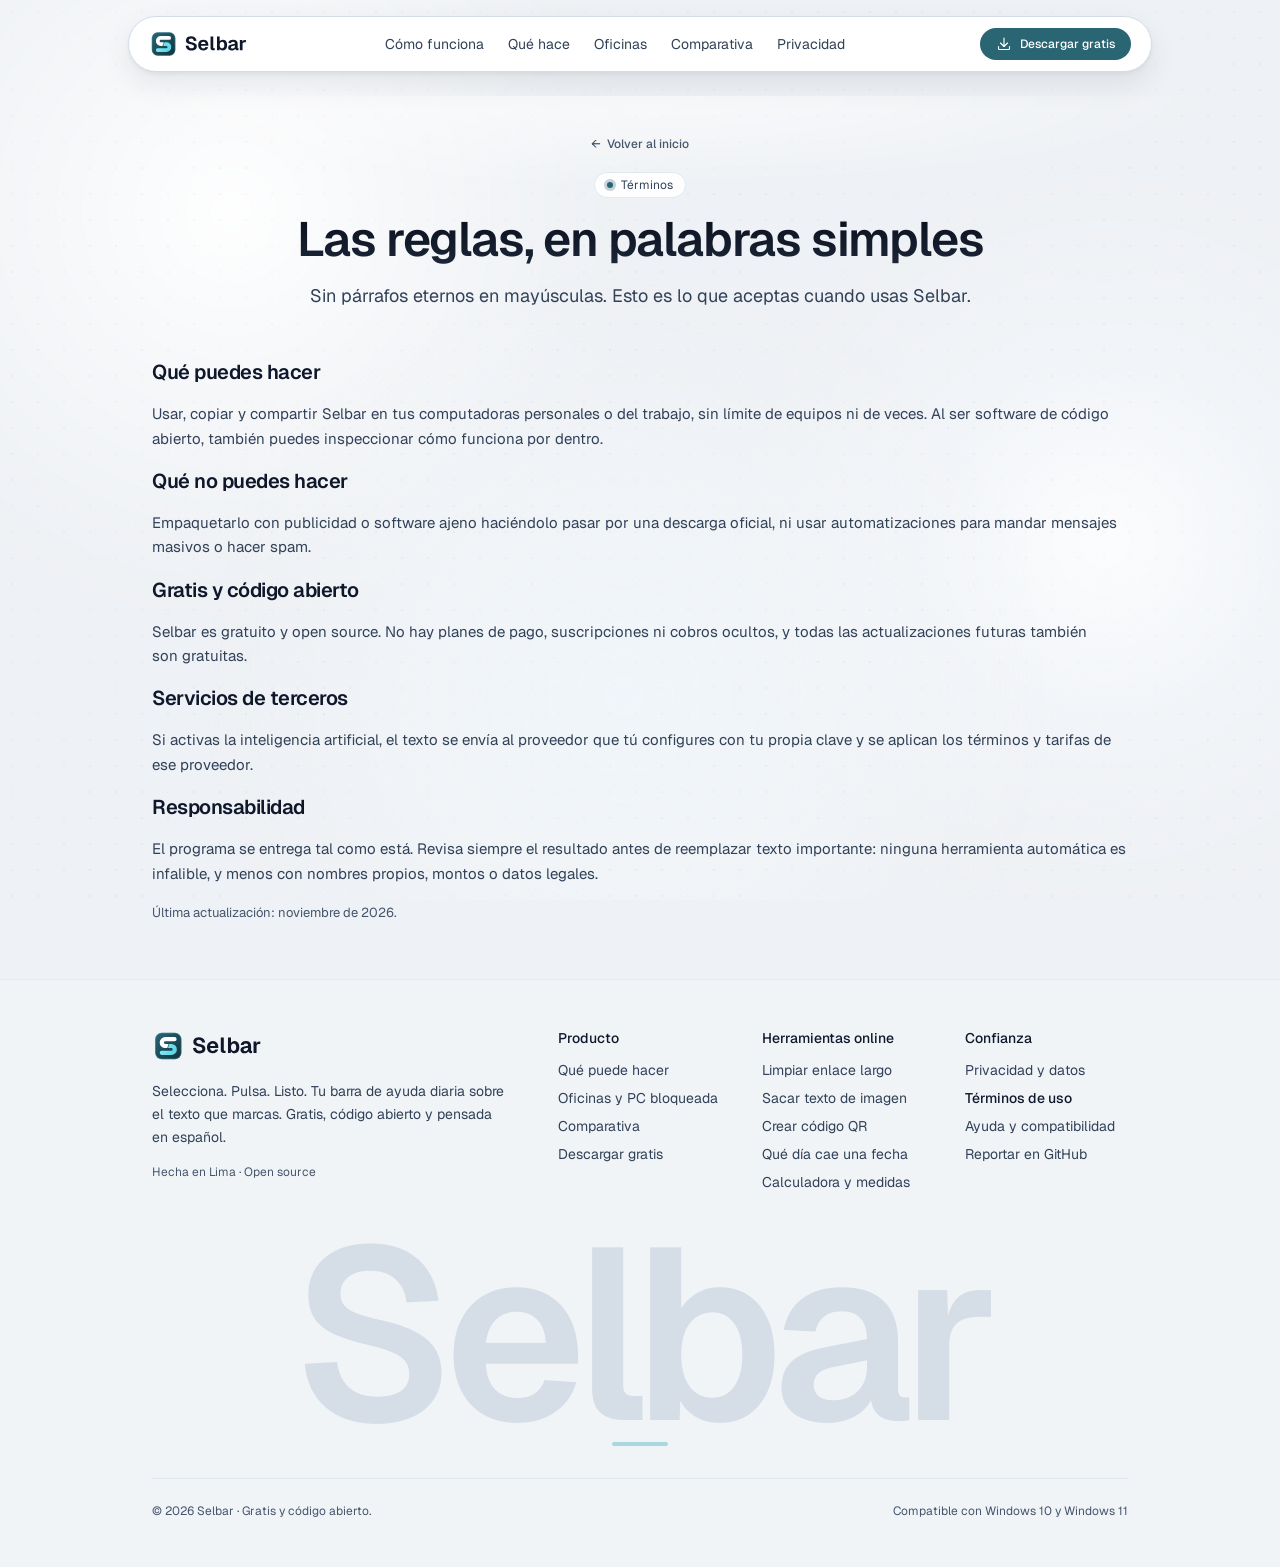
<file: terminos/index.html>
<!doctype html>
<html lang="es">
<head>
  <meta charset="utf-8" />
  <meta name="viewport" content="width=device-width, initial-scale=1.0" />
  <title>Términos de uso en palabras simples · Selbar</title>
  <meta name="description" content="Qué puedes hacer, qué no, software gratis y de código abierto y uso de integraciones de IA. Sin párrafos en mayúsculas." />
  <link rel="canonical" href="https://alarconcesar.github.io/selbar/terminos/" />
  <meta property="og:type" content="website" />
  <meta property="og:site_name" content="Selbar" />
  <meta property="og:title" content="Términos de uso en palabras simples · Selbar" />
  <meta property="og:description" content="Qué puedes hacer, qué no, software gratis y de código abierto y uso de integraciones de IA. Sin párrafos en mayúsculas." />
  <meta property="og:url" content="https://alarconcesar.github.io/selbar/terminos/" />
  <meta property="og:image" content="https://alarconcesar.github.io/selbar/assets/og-selbar.png" />
  <meta name="twitter:card" content="summary_large_image" />
  <meta name="twitter:title" content="Términos de uso en palabras simples · Selbar" />
  <meta name="twitter:description" content="Qué puedes hacer, qué no, software gratis y de código abierto y uso de integraciones de IA. Sin párrafos en mayúsculas." />
  <meta name="twitter:image" content="https://alarconcesar.github.io/selbar/assets/og-selbar.png" />
  <link rel="icon" href="../favicon.ico" sizes="32x32" />
  <link rel="icon" type="image/svg+xml" href="../favicon.svg" />
  <link rel="apple-touch-icon" href="../apple-touch-icon.png" />
  <link rel="manifest" href="../site.webmanifest" />
  <link rel="preconnect" href="https://fonts.googleapis.com" />
  <link rel="preconnect" href="https://fonts.gstatic.com" crossorigin />
  <link href="https://fonts.googleapis.com/css2?family=Geist+Mono:wght@400;500;600&family=Geist:wght@400;500;600;700&display=swap" rel="stylesheet" />
  <script type="application/ld+json">{"@context":"https://schema.org","@type":"SoftwareApplication","name":"Selbar","operatingSystem":"Windows 10, Windows 11","applicationCategory":"UtilitiesApplication","softwareVersion":"0.13.6","inLanguage":"es","url":"https://alarconcesar.github.io/selbar","offers":{"@type":"Offer","price":"0","priceCurrency":"USD"},"description":"Barra de acciones rápida para Windows sobre el texto que seleccionas. Limpia enlaces, lee texto de imágenes, crea códigos QR y resume o corrige sin cambiar de ventana."}</script>
  <script type="module" crossorigin src="../assets/main-DIk294JU.js"></script>
  <link rel="stylesheet" crossorigin href="../assets/main-DAk2SBkb.css">
</head>
<body class="bg-[#eef1f5] text-slate-700 antialiased selection:bg-[#2a6573]/20 selection:text-slate-900 relative">
  <!-- Living light ambient canvas behind all sections -->
  <div class="bg-ambient" aria-hidden="true">
    <div class="bg-orb bg-orb-1"></div>
    <div class="bg-orb bg-orb-2"></div>
    <div class="bg-orb bg-orb-3"></div>
    <canvas id="living-bg-canvas" class="absolute inset-0 w-full h-full pointer-events-none"></canvas>
    <div id="bg-spotlight" class="bg-spotlight"></div>
  </div>

  <a href="#contenido" class="sr-only focus:not-sr-only focus:fixed focus:top-4 focus:left-4 focus:z-50 focus:px-4 focus:py-2 focus:rounded-lg focus:bg-[#2a6573] focus:text-white">Saltar al contenido</a>

  <!-- Floating Island Navbar -->
  <header class="fixed top-4 inset-x-0 z-40 px-4 pointer-events-none">
    <div class="max-w-5xl mx-auto pointer-events-auto">
      <nav aria-label="Navegación principal" class="island-nav relative overflow-hidden rounded-full px-4 sm:px-5 h-14 flex items-center justify-between gap-4">
        <a href="../index.html" class="flex items-center shrink-0 focus:outline-none">
          <img src="../assets/selbar-logo.svg" alt="Selbar" width="203" height="64" class="h-8 w-auto" />
        </a>

        <div class="hidden md:flex items-center gap-6 text-sm text-slate-700">
          <a href="../index.html#como-funciona" class="hover:text-slate-900 transition-colors">Cómo funciona</a>
          <a href="../index.html#funciones" class="hover:text-slate-900 transition-colors">Qué hace</a>
          <a href="../oficinas-y-pc-bloqueada/index.html" class="hover:text-slate-900 transition-colors">Oficinas</a>
          <a href="../comparativa/index.html" class="hover:text-slate-900 transition-colors">Comparativa</a>
          <a href="../privacidad/index.html" class="hover:text-slate-900 transition-colors">Privacidad</a>
        </div>

        <div class="flex items-center gap-2.5">
          <a href="../index.html#descarga" class="btn-press hidden sm:inline-flex items-center gap-2 px-4 py-2 rounded-full bg-[#2a6573] hover:bg-[#21535f] text-white text-xs font-medium">
            <svg class="w-4 h-4 shrink-0" viewBox="0 0 256 256" fill="none" stroke="currentColor" stroke-width="18" stroke-linecap="round" stroke-linejoin="round"><path d="M128 32v136"/><polyline points="72 112 128 168 184 112"/><path d="M40 168v32a16 16 0 0 0 16 16h144a16 16 0 0 0 16-16v-32"/></svg>
            <span>Descargar gratis</span>
          </a>
          <button id="mobile-nav-toggle" type="button" aria-label="Abrir menú" aria-expanded="false" class="btn-press md:hidden w-10 h-10 rounded-full border border-slate-200 bg-white flex flex-col items-center justify-center gap-1.5 text-slate-700 cursor-pointer">
            <span class="burger-line burger-line-1 w-4 h-0.5 bg-current rounded-full"></span>
            <span class="burger-line burger-line-2 w-4 h-0.5 bg-current rounded-full"></span>
          </button>
        </div>
        <span id="scroll-progress" aria-hidden="true" class="scroll-progress pointer-events-none absolute bottom-0 left-6 right-6 h-[2px] rounded-full bg-[#2a6573]/75"></span>
      </nav>
    </div>
  </header>

  <!-- Mobile Drawer (uses visibility + opacity, never mount/unmount) -->
  <div id="mobile-nav-drawer" class="fixed inset-0 z-30 bg-white/95 backdrop-blur-xl pt-24 px-6 pb-8 flex flex-col justify-between transition-all duration-200 md:hidden" style="visibility: hidden; opacity: 0; pointer-events: none;">
    <div class="space-y-2">
      <a href="../index.html" class="block px-4 py-3 rounded-xl text-base font-medium text-slate-900 bg-slate-100 border border-slate-200">Inicio</a>
      <a href="../index.html#como-funciona" class="block px-4 py-3 rounded-xl text-base text-slate-700 hover:bg-slate-100">Cómo funciona</a>
      <a href="../index.html#funciones" class="block px-4 py-3 rounded-xl text-base text-slate-700 hover:bg-slate-100">Qué hace</a>
      <a href="../oficinas-y-pc-bloqueada/index.html" class="block px-4 py-3 rounded-xl text-base text-slate-700 hover:bg-slate-100">Oficinas y PCs con restricciones</a>
      <a href="../comparativa/index.html" class="block px-4 py-3 rounded-xl text-base text-slate-700 hover:bg-slate-100">Comparativa honesta</a>
      <a href="../privacidad/index.html" class="block px-4 py-3 rounded-xl text-base text-slate-700 hover:bg-slate-100">Privacidad</a>
      <a href="../problemas-conocidos/index.html" class="block px-4 py-3 rounded-xl text-base text-slate-700 hover:bg-slate-100">Ayuda y compatibilidad</a>
    </div>
    <a href="../index.html#descarga" class="w-full inline-flex items-center justify-center gap-2 px-5 py-3.5 rounded-xl bg-[#2a6573] text-white text-sm font-medium">
      <svg class="w-4 h-4 shrink-0" viewBox="0 0 256 256" fill="none" stroke="currentColor" stroke-width="18" stroke-linecap="round" stroke-linejoin="round"><path d="M128 32v136"/><polyline points="72 112 128 168 184 112"/><path d="M40 168v32a16 16 0 0 0 16 16h144a16 16 0 0 0 16-16v-32"/></svg>
      <span>Descargar gratis para Windows</span>
    </a>
  </div>

  <main id="contenido" class="relative z-10 pt-24">
    
  
  <section class="relative overflow-hidden">
    <div class="hero-mesh-wash absolute inset-0 pointer-events-none" aria-hidden="true"></div>
    <div class="relative max-w-5xl mx-auto px-4 sm:px-6 pt-6 sm:pt-10 pb-10 sm:pb-12 text-center">
      <div class="hero-enter flex justify-center" style="--d:0ms;">
        <a href="../index.html" class="inline-flex items-center gap-1.5 text-xs font-medium text-slate-600 hover:text-slate-900 transition-colors">
          <span>←</span> Volver al inicio
        </a>
      </div>
      <div class="hero-enter mt-5 inline-flex items-center gap-2 px-3 py-1 rounded-full bg-white/90 border border-slate-200 text-xs text-slate-700" style="--d:35ms;">
              <span class="pulse-dot w-1.5 h-1.5 rounded-full bg-[#2a6573]"></span>
              <span>Términos</span>
            </div>
      <h1 class="hero-enter mt-4 text-3xl leading-[1.08] sm:text-5xl sm:leading-[1.06] font-semibold tracking-tight max-w-3xl mx-auto" style="--d:70ms;">
        <span class="hero-title-gradient">Las reglas, en palabras simples</span>
      </h1>
      <p class="hero-enter mt-4 text-base sm:text-lg text-slate-700 leading-relaxed max-w-2xl mx-auto" style="--d:110ms;">Sin párrafos eternos en mayúsculas. Esto es lo que aceptas cuando usas Selbar.</p>
      
    </div>
  </section>

  <section class="pb-14">
    <div class="max-w-5xl mx-auto px-4 sm:px-6">
      <div class="space-y-4 text-[15px] text-slate-700 leading-relaxed">
        <h2 class="text-xl font-semibold text-slate-900">Qué puedes hacer</h2>
        <p>Usar, copiar y compartir Selbar en tus computadoras personales o del trabajo, sin límite de equipos ni de veces. Al ser software de código abierto, también puedes inspeccionar cómo funciona por dentro.</p>

        <h2 class="text-xl font-semibold text-slate-900">Qué no puedes hacer</h2>
        <p>Empaquetarlo con publicidad o software ajeno haciéndolo pasar por una descarga oficial, ni usar automatizaciones para mandar mensajes masivos o hacer spam.</p>

        <h2 class="text-xl font-semibold text-slate-900">Gratis y código abierto</h2>
        <p>Selbar es gratuito y open source. No hay planes de pago, suscripciones ni cobros ocultos, y todas las actualizaciones futuras también son gratuitas.</p>

        <h2 class="text-xl font-semibold text-slate-900">Servicios de terceros</h2>
        <p>Si activas la inteligencia artificial, el texto se envía al proveedor que tú configures con tu propia clave y se aplican los términos y tarifas de ese proveedor.</p>

        <h2 class="text-xl font-semibold text-slate-900">Responsabilidad</h2>
        <p>El programa se entrega tal como está. Revisa siempre el resultado antes de reemplazar texto importante: ninguna herramienta automática es infalible, y menos con nombres propios, montos o datos legales.</p>

        <p class="text-[13px] text-slate-600">Última actualización: noviembre de 2026.</p>
      </div>
    </div>
  </section>
  </main>

  <!-- Footer -->
  <footer class="relative z-10 border-t border-slate-200/80 bg-[#f3f5f8]/70 backdrop-blur-sm overflow-hidden">
    <div class="max-w-5xl mx-auto px-4 sm:px-6 py-12">
      <div class="grid grid-cols-1 md:grid-cols-2 lg:grid-cols-5 gap-10">
        <div class="lg:col-span-2 space-y-4">
          <a href="../index.html" class="inline-flex items-center">
            <img src="../assets/selbar-logo.svg" alt="Selbar" width="203" height="64" class="h-9 w-auto" />
          </a>
          <p class="text-sm text-slate-700 max-w-sm leading-relaxed">
            Selecciona. Pulsa. Listo. Tu barra de ayuda diaria sobre el texto que marcas. Gratis, código abierto y pensada en español.
          </p>
          <div class="text-xs text-slate-600">
            Hecha en Lima · Open source
          </div>
        </div>

        <div class="space-y-3 text-sm">
          <div class="font-medium text-slate-900">Producto</div>
          <ul class="space-y-2 text-slate-700">
            <li><a href="../index.html#funciones" class="hover:text-slate-900 transition-colors">Qué puede hacer</a></li>
            <li><a href="../oficinas-y-pc-bloqueada/index.html" class="hover:text-slate-900 transition-colors">Oficinas y PC bloqueada</a></li>
            <li><a href="../comparativa/index.html" class="hover:text-slate-900 transition-colors">Comparativa</a></li>
            <li><a href="../index.html#descarga" class="hover:text-slate-900 transition-colors">Descargar gratis</a></li>
          </ul>
        </div>

        <div class="space-y-3 text-sm">
          <div class="font-medium text-slate-900">Herramientas online</div>
          <ul class="space-y-2 text-slate-700">
            <li><a href="../quitar-utm-de-un-enlace/index.html" class="hover:text-slate-900 transition-colors">Limpiar enlace largo</a></li>
            <li><a href="../extraer-texto-de-una-imagen/index.html" class="hover:text-slate-900 transition-colors">Sacar texto de imagen</a></li>
            <li><a href="../leer-codigo-qr-en-la-pc/index.html" class="hover:text-slate-900 transition-colors">Crear código QR</a></li>
            <li><a href="../saber-que-dia-cae-una-fecha/index.html" class="hover:text-slate-900 transition-colors">Qué día cae una fecha</a></li>
            <li><a href="../convertir-unidades-al-instante/index.html" class="hover:text-slate-900 transition-colors">Calculadora y medidas</a></li>
          </ul>
        </div>

        <div class="space-y-3 text-sm">
          <div class="font-medium text-slate-900">Confianza</div>
          <ul class="space-y-2 text-slate-700">
            <li><a href="../privacidad/index.html" class="hover:text-slate-900 transition-colors">Privacidad y datos</a></li>
            <li><a href="../terminos/index.html" class="hover:text-slate-900 transition-colors">Términos de uso</a></li>
            <li><a href="../problemas-conocidos/index.html" class="hover:text-slate-900 transition-colors">Ayuda y compatibilidad</a></li>
            <li><a href="https://github.com/alarconcesar/selbar/issues" class="hover:text-slate-900 transition-colors">Reportar en GitHub</a></li>
          </ul>
        </div>
      </div>

      <div class="reveal-item mt-8 sm:mt-12 select-none" data-reveal aria-hidden="true">
        <div class="footer-wordmark">Selbar</div>
        <div class="mx-auto mt-3 h-1 w-14 rounded-full bg-[#a9d7de]"></div>
      </div>

      <div class="mt-8 pt-6 border-t border-slate-200 flex flex-col sm:flex-row items-center justify-between gap-4 text-xs text-slate-600">
        <span>© 2026 Selbar · Gratis y código abierto.</span>
        <span>Compatible con Windows 10 y Windows 11</span>
      </div>
    </div>
  </footer>

</body>
</html>
</file>
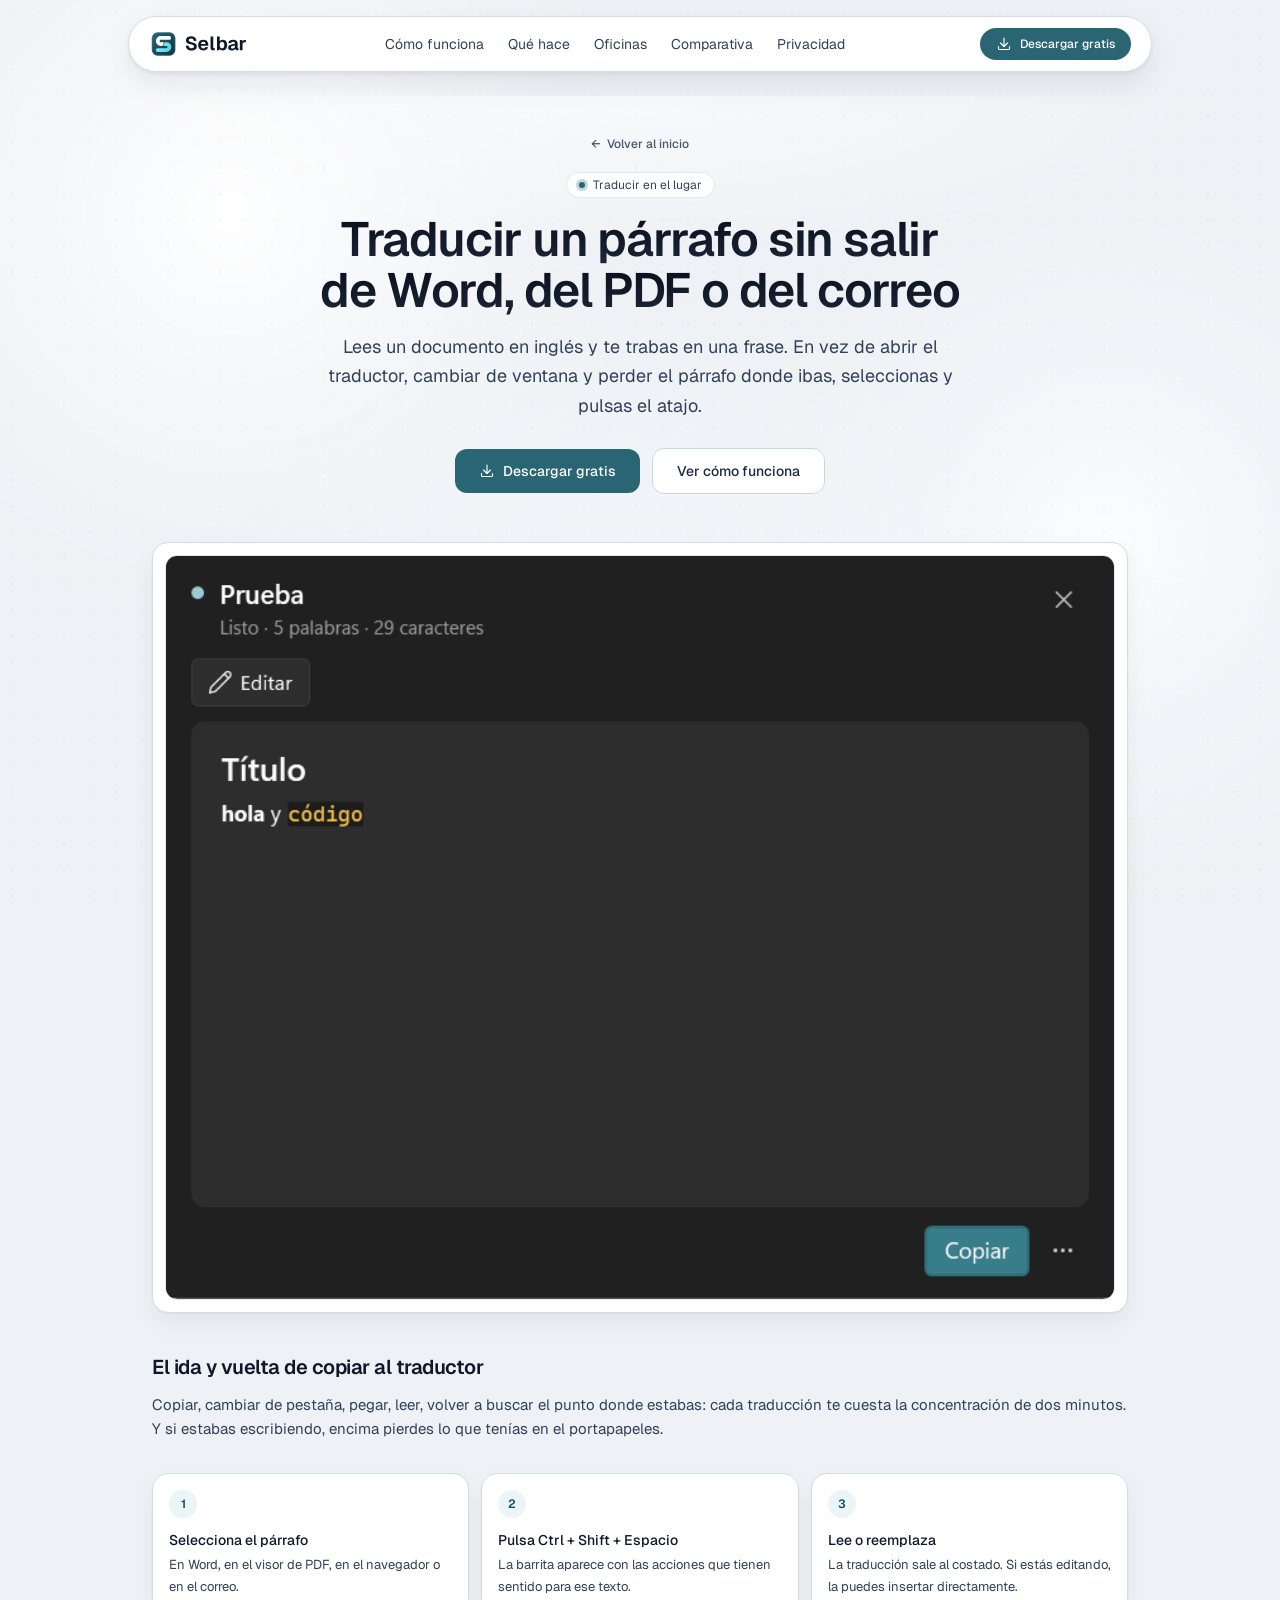
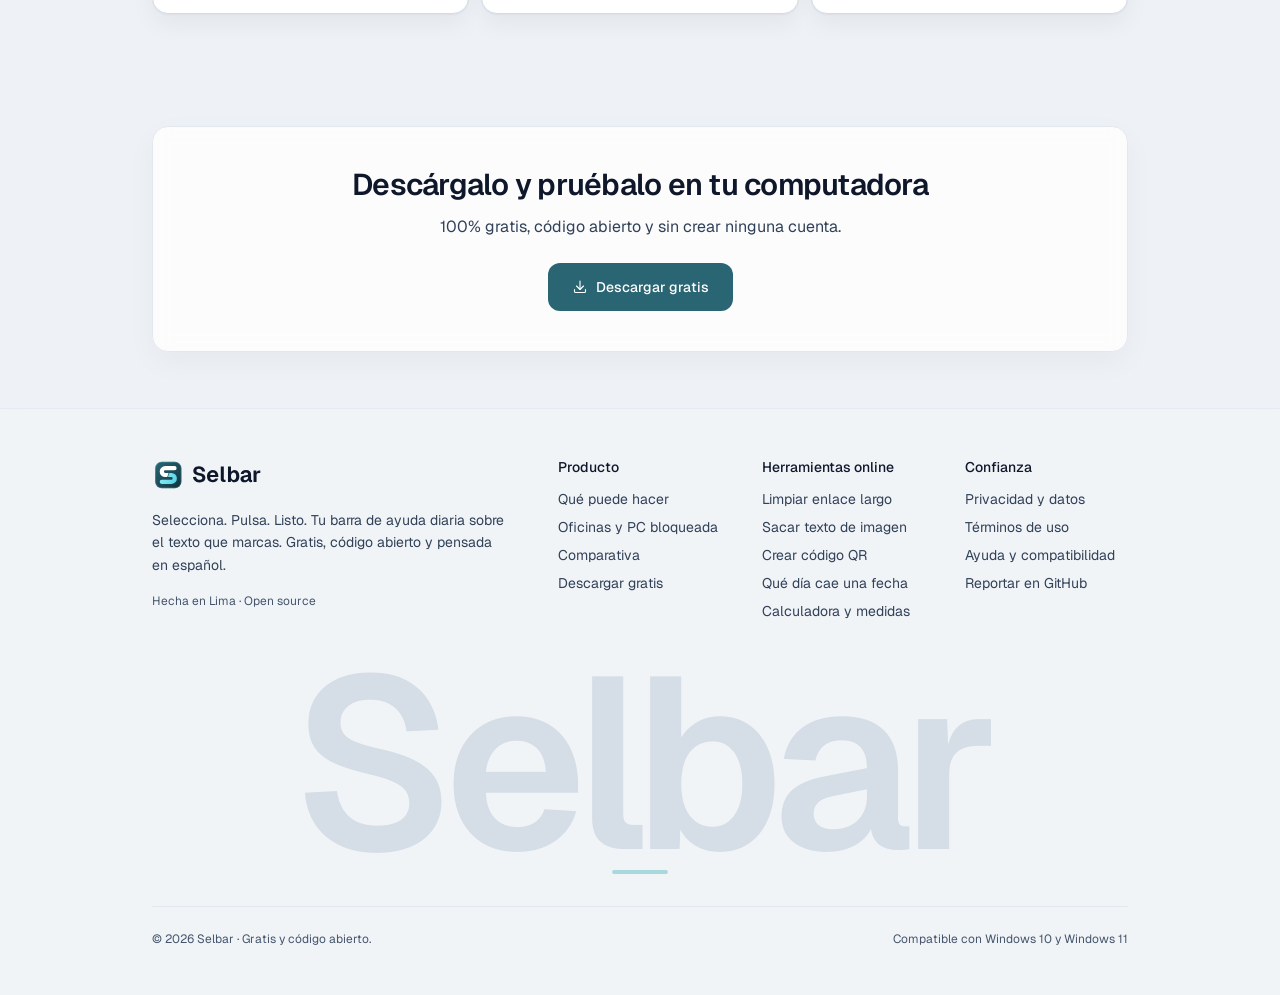
<file: traducir-sin-salir-de-word/index.html>
<!doctype html>
<html lang="es">
<head>
  <meta charset="utf-8" />
  <meta name="viewport" content="width=device-width, initial-scale=1.0" />
  <title>Traducir sin salir de Word o del correo · Selbar</title>
  <meta name="description" content="Selecciona el párrafo en inglés o en español, pulsa el atajo y lee la traducción sin abrir otra pestaña ni perder el hilo del documento." />
  <link rel="canonical" href="https://alarconcesar.github.io/selbar/traducir-sin-salir-de-word/" />
  <meta property="og:type" content="website" />
  <meta property="og:site_name" content="Selbar" />
  <meta property="og:title" content="Traducir sin salir de Word o del correo · Selbar" />
  <meta property="og:description" content="Selecciona el párrafo en inglés o en español, pulsa el atajo y lee la traducción sin abrir otra pestaña ni perder el hilo del documento." />
  <meta property="og:url" content="https://alarconcesar.github.io/selbar/traducir-sin-salir-de-word/" />
  <meta property="og:image" content="https://alarconcesar.github.io/selbar/assets/og-selbar.png" />
  <meta name="twitter:card" content="summary_large_image" />
  <meta name="twitter:title" content="Traducir sin salir de Word o del correo · Selbar" />
  <meta name="twitter:description" content="Selecciona el párrafo en inglés o en español, pulsa el atajo y lee la traducción sin abrir otra pestaña ni perder el hilo del documento." />
  <meta name="twitter:image" content="https://alarconcesar.github.io/selbar/assets/og-selbar.png" />
  <link rel="icon" href="../favicon.ico" sizes="32x32" />
  <link rel="icon" type="image/svg+xml" href="../favicon.svg" />
  <link rel="apple-touch-icon" href="../apple-touch-icon.png" />
  <link rel="manifest" href="../site.webmanifest" />
  <link rel="preconnect" href="https://fonts.googleapis.com" />
  <link rel="preconnect" href="https://fonts.gstatic.com" crossorigin />
  <link href="https://fonts.googleapis.com/css2?family=Geist+Mono:wght@400;500;600&family=Geist:wght@400;500;600;700&display=swap" rel="stylesheet" />
  <script type="application/ld+json">{"@context":"https://schema.org","@type":"SoftwareApplication","name":"Selbar","operatingSystem":"Windows 10, Windows 11","applicationCategory":"UtilitiesApplication","softwareVersion":"0.13.6","inLanguage":"es","url":"https://alarconcesar.github.io/selbar","offers":{"@type":"Offer","price":"0","priceCurrency":"USD"},"description":"Barra de acciones rápida para Windows sobre el texto que seleccionas. Limpia enlaces, lee texto de imágenes, crea códigos QR y resume o corrige sin cambiar de ventana."}</script>
  <script type="module" crossorigin src="../assets/main-DIk294JU.js"></script>
  <link rel="stylesheet" crossorigin href="../assets/main-DAk2SBkb.css">
</head>
<body class="bg-[#eef1f5] text-slate-700 antialiased selection:bg-[#2a6573]/20 selection:text-slate-900 relative">
  <!-- Living light ambient canvas behind all sections -->
  <div class="bg-ambient" aria-hidden="true">
    <div class="bg-orb bg-orb-1"></div>
    <div class="bg-orb bg-orb-2"></div>
    <div class="bg-orb bg-orb-3"></div>
    <canvas id="living-bg-canvas" class="absolute inset-0 w-full h-full pointer-events-none"></canvas>
    <div id="bg-spotlight" class="bg-spotlight"></div>
  </div>

  <a href="#contenido" class="sr-only focus:not-sr-only focus:fixed focus:top-4 focus:left-4 focus:z-50 focus:px-4 focus:py-2 focus:rounded-lg focus:bg-[#2a6573] focus:text-white">Saltar al contenido</a>

  <!-- Floating Island Navbar -->
  <header class="fixed top-4 inset-x-0 z-40 px-4 pointer-events-none">
    <div class="max-w-5xl mx-auto pointer-events-auto">
      <nav aria-label="Navegación principal" class="island-nav relative overflow-hidden rounded-full px-4 sm:px-5 h-14 flex items-center justify-between gap-4">
        <a href="../index.html" class="flex items-center shrink-0 focus:outline-none">
          <img src="../assets/selbar-logo.svg" alt="Selbar" width="203" height="64" class="h-8 w-auto" />
        </a>

        <div class="hidden md:flex items-center gap-6 text-sm text-slate-700">
          <a href="../index.html#como-funciona" class="hover:text-slate-900 transition-colors">Cómo funciona</a>
          <a href="../index.html#funciones" class="hover:text-slate-900 transition-colors">Qué hace</a>
          <a href="../oficinas-y-pc-bloqueada/index.html" class="hover:text-slate-900 transition-colors">Oficinas</a>
          <a href="../comparativa/index.html" class="hover:text-slate-900 transition-colors">Comparativa</a>
          <a href="../privacidad/index.html" class="hover:text-slate-900 transition-colors">Privacidad</a>
        </div>

        <div class="flex items-center gap-2.5">
          <a href="../index.html#descarga" class="btn-press hidden sm:inline-flex items-center gap-2 px-4 py-2 rounded-full bg-[#2a6573] hover:bg-[#21535f] text-white text-xs font-medium">
            <svg class="w-4 h-4 shrink-0" viewBox="0 0 256 256" fill="none" stroke="currentColor" stroke-width="18" stroke-linecap="round" stroke-linejoin="round"><path d="M128 32v136"/><polyline points="72 112 128 168 184 112"/><path d="M40 168v32a16 16 0 0 0 16 16h144a16 16 0 0 0 16-16v-32"/></svg>
            <span>Descargar gratis</span>
          </a>
          <button id="mobile-nav-toggle" type="button" aria-label="Abrir menú" aria-expanded="false" class="btn-press md:hidden w-10 h-10 rounded-full border border-slate-200 bg-white flex flex-col items-center justify-center gap-1.5 text-slate-700 cursor-pointer">
            <span class="burger-line burger-line-1 w-4 h-0.5 bg-current rounded-full"></span>
            <span class="burger-line burger-line-2 w-4 h-0.5 bg-current rounded-full"></span>
          </button>
        </div>
        <span id="scroll-progress" aria-hidden="true" class="scroll-progress pointer-events-none absolute bottom-0 left-6 right-6 h-[2px] rounded-full bg-[#2a6573]/75"></span>
      </nav>
    </div>
  </header>

  <!-- Mobile Drawer (uses visibility + opacity, never mount/unmount) -->
  <div id="mobile-nav-drawer" class="fixed inset-0 z-30 bg-white/95 backdrop-blur-xl pt-24 px-6 pb-8 flex flex-col justify-between transition-all duration-200 md:hidden" style="visibility: hidden; opacity: 0; pointer-events: none;">
    <div class="space-y-2">
      <a href="../index.html" class="block px-4 py-3 rounded-xl text-base font-medium text-slate-900 bg-slate-100 border border-slate-200">Inicio</a>
      <a href="../index.html#como-funciona" class="block px-4 py-3 rounded-xl text-base text-slate-700 hover:bg-slate-100">Cómo funciona</a>
      <a href="../index.html#funciones" class="block px-4 py-3 rounded-xl text-base text-slate-700 hover:bg-slate-100">Qué hace</a>
      <a href="../oficinas-y-pc-bloqueada/index.html" class="block px-4 py-3 rounded-xl text-base text-slate-700 hover:bg-slate-100">Oficinas y PCs con restricciones</a>
      <a href="../comparativa/index.html" class="block px-4 py-3 rounded-xl text-base text-slate-700 hover:bg-slate-100">Comparativa honesta</a>
      <a href="../privacidad/index.html" class="block px-4 py-3 rounded-xl text-base text-slate-700 hover:bg-slate-100">Privacidad</a>
      <a href="../problemas-conocidos/index.html" class="block px-4 py-3 rounded-xl text-base text-slate-700 hover:bg-slate-100">Ayuda y compatibilidad</a>
    </div>
    <a href="../index.html#descarga" class="w-full inline-flex items-center justify-center gap-2 px-5 py-3.5 rounded-xl bg-[#2a6573] text-white text-sm font-medium">
      <svg class="w-4 h-4 shrink-0" viewBox="0 0 256 256" fill="none" stroke="currentColor" stroke-width="18" stroke-linecap="round" stroke-linejoin="round"><path d="M128 32v136"/><polyline points="72 112 128 168 184 112"/><path d="M40 168v32a16 16 0 0 0 16 16h144a16 16 0 0 0 16-16v-32"/></svg>
      <span>Descargar gratis para Windows</span>
    </a>
  </div>

  <main id="contenido" class="relative z-10 pt-24">
    
  
  <section class="relative overflow-hidden">
    <div class="hero-mesh-wash absolute inset-0 pointer-events-none" aria-hidden="true"></div>
    <div class="relative max-w-5xl mx-auto px-4 sm:px-6 pt-6 sm:pt-10 pb-10 sm:pb-12 text-center">
      <div class="hero-enter flex justify-center" style="--d:0ms;">
        <a href="../index.html" class="inline-flex items-center gap-1.5 text-xs font-medium text-slate-600 hover:text-slate-900 transition-colors">
          <span>←</span> Volver al inicio
        </a>
      </div>
      <div class="hero-enter mt-5 inline-flex items-center gap-2 px-3 py-1 rounded-full bg-white/90 border border-slate-200 text-xs text-slate-700" style="--d:35ms;">
              <span class="pulse-dot w-1.5 h-1.5 rounded-full bg-[#2a6573]"></span>
              <span>Traducir en el lugar</span>
            </div>
      <h1 class="hero-enter mt-4 text-3xl leading-[1.08] sm:text-5xl sm:leading-[1.06] font-semibold tracking-tight max-w-3xl mx-auto" style="--d:70ms;">
        <span class="hero-title-gradient">Traducir un párrafo sin salir de Word, del PDF o del correo</span>
      </h1>
      <p class="hero-enter mt-4 text-base sm:text-lg text-slate-700 leading-relaxed max-w-2xl mx-auto" style="--d:110ms;">Lees un documento en inglés y te trabas en una frase. En vez de abrir el traductor, cambiar de ventana y perder el párrafo donde ibas, seleccionas y pulsas el atajo.</p>
      <div class="hero-enter mt-7 flex flex-col sm:flex-row items-center justify-center gap-3" style="--d:155ms;">
              <a href="../index.html#descarga" class="btn-press w-full sm:w-auto inline-flex items-center justify-center gap-2 px-6 py-3 rounded-xl bg-[#2a6573] hover:bg-[#21535f] text-white text-sm font-medium">
                <svg class="w-4 h-4 shrink-0" viewBox="0 0 256 256" fill="none" stroke="currentColor" stroke-width="18" stroke-linecap="round" stroke-linejoin="round"><path d="M128 32v136"/><polyline points="72 112 128 168 184 112"/><path d="M40 168v32a16 16 0 0 0 16 16h144a16 16 0 0 0 16-16v-32"/></svg><span>Descargar gratis</span>
              </a>
              <a href="../index.html#demo" class="btn-press w-full sm:w-auto inline-flex items-center justify-center px-6 py-3 rounded-xl bg-white border border-slate-300 hover:border-slate-400 text-slate-800 text-sm font-medium">
                Ver cómo funciona
              </a>
            </div>
    </div>
  </section>

  <section class="pb-14">
    <div class="max-w-5xl mx-auto px-4 sm:px-6">
      <div class="fluent-card p-2 sm:p-3">
              <img src="../assets/screens/resultado.png" alt="Ventana de resultado de Selbar" class="w-full rounded-xl border border-slate-200" loading="lazy" />
            </div>

      <div class="mt-10">
        <h2 class="text-xl font-semibold text-slate-900">El ida y vuelta de copiar al traductor</h2>
        <p class="mt-3 text-[15px] text-slate-700 leading-relaxed">Copiar, cambiar de pestaña, pegar, leer, volver a buscar el punto donde estabas: cada traducción te cuesta la concentración de dos minutos. Y si estabas escribiendo, encima pierdes lo que tenías en el portapapeles.</p>
      </div>

      <div class="mt-8 grid sm:grid-cols-3 gap-3">
              
                <div class="fluent-card p-4">
                  <div class="w-7 h-7 rounded-full bg-[#ebf5f7] text-[#134e5c] text-xs font-semibold flex items-center justify-center">1</div>
                  <div class="mt-3 text-sm font-medium text-slate-900">Selecciona el párrafo</div>
                  <p class="mt-1 text-[13px] text-slate-700 leading-relaxed">En Word, en el visor de PDF, en el navegador o en el correo.</p>
                </div>
                <div class="fluent-card p-4">
                  <div class="w-7 h-7 rounded-full bg-[#ebf5f7] text-[#134e5c] text-xs font-semibold flex items-center justify-center">2</div>
                  <div class="mt-3 text-sm font-medium text-slate-900">Pulsa Ctrl + Shift + Espacio</div>
                  <p class="mt-1 text-[13px] text-slate-700 leading-relaxed">La barrita aparece con las acciones que tienen sentido para ese texto.</p>
                </div>
                <div class="fluent-card p-4">
                  <div class="w-7 h-7 rounded-full bg-[#ebf5f7] text-[#134e5c] text-xs font-semibold flex items-center justify-center">3</div>
                  <div class="mt-3 text-sm font-medium text-slate-900">Lee o reemplaza</div>
                  <p class="mt-1 text-[13px] text-slate-700 leading-relaxed">La traducción sale al costado. Si estás editando, la puedes insertar directamente.</p>
                </div>
            </div>
    </div>
  </section>

  
  <section class="py-14">
    <div class="max-w-5xl mx-auto px-4 sm:px-6">
      <div class="rounded-2xl bg-white/80 backdrop-blur-sm border border-slate-200 shadow-[0_10px_30px_rgba(15,23,42,0.04)] p-7 sm:p-10 text-center">
        <h2 class="text-2xl sm:text-3xl font-semibold tracking-tight text-slate-900">Descárgalo y pruébalo en tu computadora</h2>
        <p class="mt-3 text-slate-700">100% gratis, código abierto y sin crear ninguna cuenta.</p>
        <a href="../index.html#descarga" class="btn-press mt-6 inline-flex items-center gap-2 px-6 py-3.5 rounded-xl bg-[#2a6573] hover:bg-[#21535f] text-white text-sm font-medium">
          <svg class="w-4 h-4 shrink-0" viewBox="0 0 256 256" fill="none" stroke="currentColor" stroke-width="18" stroke-linecap="round" stroke-linejoin="round"><path d="M128 32v136"/><polyline points="72 112 128 168 184 112"/><path d="M40 168v32a16 16 0 0 0 16 16h144a16 16 0 0 0 16-16v-32"/></svg><span>Descargar gratis</span>
        </a>
      </div>
    </div>
  </section>
  </main>

  <!-- Footer -->
  <footer class="relative z-10 border-t border-slate-200/80 bg-[#f3f5f8]/70 backdrop-blur-sm overflow-hidden">
    <div class="max-w-5xl mx-auto px-4 sm:px-6 py-12">
      <div class="grid grid-cols-1 md:grid-cols-2 lg:grid-cols-5 gap-10">
        <div class="lg:col-span-2 space-y-4">
          <a href="../index.html" class="inline-flex items-center">
            <img src="../assets/selbar-logo.svg" alt="Selbar" width="203" height="64" class="h-9 w-auto" />
          </a>
          <p class="text-sm text-slate-700 max-w-sm leading-relaxed">
            Selecciona. Pulsa. Listo. Tu barra de ayuda diaria sobre el texto que marcas. Gratis, código abierto y pensada en español.
          </p>
          <div class="text-xs text-slate-600">
            Hecha en Lima · Open source
          </div>
        </div>

        <div class="space-y-3 text-sm">
          <div class="font-medium text-slate-900">Producto</div>
          <ul class="space-y-2 text-slate-700">
            <li><a href="../index.html#funciones" class="hover:text-slate-900 transition-colors">Qué puede hacer</a></li>
            <li><a href="../oficinas-y-pc-bloqueada/index.html" class="hover:text-slate-900 transition-colors">Oficinas y PC bloqueada</a></li>
            <li><a href="../comparativa/index.html" class="hover:text-slate-900 transition-colors">Comparativa</a></li>
            <li><a href="../index.html#descarga" class="hover:text-slate-900 transition-colors">Descargar gratis</a></li>
          </ul>
        </div>

        <div class="space-y-3 text-sm">
          <div class="font-medium text-slate-900">Herramientas online</div>
          <ul class="space-y-2 text-slate-700">
            <li><a href="../quitar-utm-de-un-enlace/index.html" class="hover:text-slate-900 transition-colors">Limpiar enlace largo</a></li>
            <li><a href="../extraer-texto-de-una-imagen/index.html" class="hover:text-slate-900 transition-colors">Sacar texto de imagen</a></li>
            <li><a href="../leer-codigo-qr-en-la-pc/index.html" class="hover:text-slate-900 transition-colors">Crear código QR</a></li>
            <li><a href="../saber-que-dia-cae-una-fecha/index.html" class="hover:text-slate-900 transition-colors">Qué día cae una fecha</a></li>
            <li><a href="../convertir-unidades-al-instante/index.html" class="hover:text-slate-900 transition-colors">Calculadora y medidas</a></li>
          </ul>
        </div>

        <div class="space-y-3 text-sm">
          <div class="font-medium text-slate-900">Confianza</div>
          <ul class="space-y-2 text-slate-700">
            <li><a href="../privacidad/index.html" class="hover:text-slate-900 transition-colors">Privacidad y datos</a></li>
            <li><a href="../terminos/index.html" class="hover:text-slate-900 transition-colors">Términos de uso</a></li>
            <li><a href="../problemas-conocidos/index.html" class="hover:text-slate-900 transition-colors">Ayuda y compatibilidad</a></li>
            <li><a href="https://github.com/alarconcesar/selbar/issues" class="hover:text-slate-900 transition-colors">Reportar en GitHub</a></li>
          </ul>
        </div>
      </div>

      <div class="reveal-item mt-8 sm:mt-12 select-none" data-reveal aria-hidden="true">
        <div class="footer-wordmark">Selbar</div>
        <div class="mx-auto mt-3 h-1 w-14 rounded-full bg-[#a9d7de]"></div>
      </div>

      <div class="mt-8 pt-6 border-t border-slate-200 flex flex-col sm:flex-row items-center justify-between gap-4 text-xs text-slate-600">
        <span>© 2026 Selbar · Gratis y código abierto.</span>
        <span>Compatible con Windows 10 y Windows 11</span>
      </div>
    </div>
  </footer>

</body>
</html>
</file>
<file: assets/main-DAk2SBkb.css>
/*! tailwindcss v4.3.5 | MIT License | https://tailwindcss.com */@layer properties{@supports (((-webkit-hyphens:none)) and (not (margin-trim:block))) or ((-moz-orient:inline) and (not (color:rgb(from red r g b)))){*,:before,:after,::backdrop{--tw-translate-x:0;--tw-translate-y:0;--tw-translate-z:0;--tw-scale-x:1;--tw-scale-y:1;--tw-scale-z:1;--tw-rotate-x:initial;--tw-rotate-y:initial;--tw-rotate-z:initial;--tw-skew-x:initial;--tw-skew-y:initial;--tw-space-y-reverse:0;--tw-border-style:solid;--tw-leading:initial;--tw-font-weight:initial;--tw-tracking:initial;--tw-shadow:0 0 #0000;--tw-shadow-color:initial;--tw-shadow-alpha:100%;--tw-inset-shadow:0 0 #0000;--tw-inset-shadow-color:initial;--tw-inset-shadow-alpha:100%;--tw-ring-color:initial;--tw-ring-shadow:0 0 #0000;--tw-inset-ring-color:initial;--tw-inset-ring-shadow:0 0 #0000;--tw-ring-inset:initial;--tw-ring-offset-width:0px;--tw-ring-offset-color:#fff;--tw-ring-offset-shadow:0 0 #0000;--tw-blur:initial;--tw-brightness:initial;--tw-contrast:initial;--tw-grayscale:initial;--tw-hue-rotate:initial;--tw-invert:initial;--tw-opacity:initial;--tw-saturate:initial;--tw-sepia:initial;--tw-drop-shadow:initial;--tw-drop-shadow-color:initial;--tw-drop-shadow-alpha:100%;--tw-drop-shadow-size:initial;--tw-backdrop-blur:initial;--tw-backdrop-brightness:initial;--tw-backdrop-contrast:initial;--tw-backdrop-grayscale:initial;--tw-backdrop-hue-rotate:initial;--tw-backdrop-invert:initial;--tw-backdrop-opacity:initial;--tw-backdrop-saturate:initial;--tw-backdrop-sepia:initial;--tw-duration:initial}}}@layer theme{:root,:host{--font-sans:"Geist", "Inter", "Segoe UI", system-ui, -apple-system, BlinkMacSystemFont, sans-serif;--font-mono:ui-monospace, SFMono-Regular, Consolas, monospace;--color-red-700:oklch(50.5% .213 27.518);--color-amber-700:oklch(55.5% .163 48.998);--color-emerald-100:oklch(95% .052 163.051);--color-emerald-300:oklch(84.5% .143 164.978);--color-emerald-700:oklch(50.8% .118 165.612);--color-emerald-800:oklch(43.2% .095 166.913);--color-slate-100:oklch(96.8% .007 247.896);--color-slate-200:oklch(92.9% .013 255.508);--color-slate-300:oklch(86.9% .022 252.894);--color-slate-400:oklch(70.4% .04 256.788);--color-slate-500:oklch(55.4% .046 257.417);--color-slate-600:oklch(44.6% .043 257.281);--color-slate-700:oklch(37.2% .044 257.287);--color-slate-800:oklch(27.9% .041 260.031);--color-slate-900:oklch(20.8% .042 265.755);--color-white:#fff;--spacing:.25rem;--container-sm:24rem;--container-md:28rem;--container-xl:36rem;--container-2xl:42rem;--container-3xl:48rem;--container-4xl:56rem;--container-5xl:64rem;--text-xs:.75rem;--text-xs--line-height:calc(1 / .75);--text-sm:.875rem;--text-sm--line-height:calc(1.25 / .875);--text-base:1rem;--text-base--line-height: 1.5 ;--text-lg:1.125rem;--text-lg--line-height:calc(1.75 / 1.125);--text-xl:1.25rem;--text-xl--line-height:calc(1.75 / 1.25);--text-2xl:1.5rem;--text-2xl--line-height:calc(2 / 1.5);--text-3xl:1.875rem;--text-3xl--line-height: 1.2 ;--text-4xl:2.25rem;--text-4xl--line-height:calc(2.5 / 2.25);--text-5xl:3rem;--text-5xl--line-height:1;--font-weight-medium:500;--font-weight-semibold:600;--font-weight-bold:700;--tracking-tight:-.025em;--tracking-wide:.025em;--leading-snug:1.375;--leading-relaxed:1.625;--radius-md:.375rem;--radius-lg:.5rem;--radius-xl:.75rem;--radius-2xl:1rem;--ease-out:cubic-bezier(0, 0, .2, 1);--ease-in-out:cubic-bezier(.4, 0, .2, 1);--blur-sm:8px;--blur-xl:24px;--blur-2xl:40px;--blur-3xl:64px;--default-transition-duration:.15s;--default-transition-timing-function:cubic-bezier(.4, 0, .2, 1);--default-font-family:var(--font-sans);--default-mono-font-family:var(--font-mono)}}@layer base{*,:after,:before,::backdrop{box-sizing:border-box;border:0 solid;margin:0;padding:0}::file-selector-button{box-sizing:border-box;border:0 solid;margin:0;padding:0}html,:host{-webkit-text-size-adjust:100%;-moz-tab-size:4;tab-size:4;line-height:1.5;font-family:var(--default-font-family,-apple-system, BlinkMacSystemFont, "Segoe UI", Roboto, "Helvetica Neue", "Noto Sans", Arial, sans-serif, "Apple Color Emoji", "Segoe UI Emoji", "Segoe UI Symbol", "Noto Color Emoji");font-feature-settings:var(--default-font-feature-settings,normal);font-variation-settings:var(--default-font-variation-settings,normal);-webkit-tap-highlight-color:transparent}hr{height:0;color:inherit;border-top-width:1px}abbr:where([title]){-webkit-text-decoration:underline dotted;text-decoration:underline dotted}h1,h2,h3,h4,h5,h6{font-size:inherit;font-weight:inherit}a{color:inherit;-webkit-text-decoration:inherit;text-decoration:inherit}b,strong{font-weight:bolder}code,kbd,samp,pre{font-family:var(--default-mono-font-family,ui-monospace, SFMono-Regular, Menlo, Monaco, Consolas, "Liberation Mono", "Courier New", monospace);font-feature-settings:var(--default-mono-font-feature-settings,normal);font-variation-settings:var(--default-mono-font-variation-settings,normal);font-size:1em}small{font-size:80%}sub,sup{vertical-align:baseline;font-size:75%;line-height:0;position:relative}sub{bottom:-.25em}sup{top:-.5em}table{text-indent:0;border-color:inherit;border-collapse:collapse}:-moz-focusring:where(:not(iframe)){outline:auto}progress{vertical-align:baseline}summary{display:list-item}ol,ul,menu{list-style:none}img,svg,video,canvas,audio,iframe,embed,object{vertical-align:middle;display:block}img,video{max-width:100%;height:auto}button,input,select,optgroup,textarea{font:inherit;font-feature-settings:inherit;font-variation-settings:inherit;letter-spacing:inherit;color:inherit;opacity:1;background-color:#0000;border-radius:0}::file-selector-button{font:inherit;font-feature-settings:inherit;font-variation-settings:inherit;letter-spacing:inherit;color:inherit;opacity:1;background-color:#0000;border-radius:0}:where(select:is([multiple],[size])) optgroup{font-weight:bolder}:where(select:is([multiple],[size])) optgroup option{padding-inline-start:20px}::file-selector-button{margin-inline-end:4px}::placeholder{opacity:1}@supports (not ((-webkit-appearance:-apple-pay-button))) or (contain-intrinsic-size:1px){::placeholder{color:currentColor}@supports (color:color-mix(in lab,red,red)){::placeholder{color:color-mix(in oklab,currentcolor 50%,transparent)}}}textarea{resize:vertical}::-webkit-search-decoration{-webkit-appearance:none}::-webkit-date-and-time-value{min-height:1lh;text-align:inherit}::-webkit-datetime-edit{display:inline-flex}::-webkit-datetime-edit-fields-wrapper{padding:0}::-webkit-datetime-edit{padding-block:0}::-webkit-datetime-edit-year-field{padding-block:0}::-webkit-datetime-edit-month-field{padding-block:0}::-webkit-datetime-edit-day-field{padding-block:0}::-webkit-datetime-edit-hour-field{padding-block:0}::-webkit-datetime-edit-minute-field{padding-block:0}::-webkit-datetime-edit-second-field{padding-block:0}::-webkit-datetime-edit-millisecond-field{padding-block:0}::-webkit-datetime-edit-meridiem-field{padding-block:0}::-webkit-calendar-picker-indicator{line-height:1}:-moz-ui-invalid{box-shadow:none}button,input:where([type=button],[type=reset],[type=submit]){-webkit-appearance:button;-moz-appearance:button;appearance:button}::file-selector-button{-webkit-appearance:button;-moz-appearance:button;appearance:button}::-webkit-inner-spin-button{height:auto}::-webkit-outer-spin-button{height:auto}[hidden]:where(:not([hidden=until-found])){display:none!important}html{color:#0f172a;font-family:var(--font-sans);scroll-behavior:smooth;-webkit-font-smoothing:antialiased;background-color:#eef1f5}body{color:#2b3849;font-feature-settings:"cv02","cv03","cv04","cv11";background-color:#eef1f5;min-height:100vh;overflow-x:hidden}h1,h2,h3,h4{text-wrap:balance;letter-spacing:-.025em}p,li{text-wrap:pretty}::selection{color:#0f172a;background-color:#2a657333}}@layer components;@layer utilities{.pointer-events-auto{pointer-events:auto}.pointer-events-none{pointer-events:none}.visible{visibility:visible}.sr-only{clip-path:inset(50%);white-space:nowrap;border-width:0;width:1px;height:1px;margin:-1px;padding:0;position:absolute;overflow:hidden}.absolute{position:absolute}.fixed{position:fixed}.relative{position:relative}.inset-0{top:0;right:0;bottom:0;left:0}.-inset-x-12{inset-inline:calc(var(--spacing) * -12)}.inset-x-0{inset-inline:0}.-top-8{top:calc(var(--spacing) * -8)}.-top-16{top:calc(var(--spacing) * -16)}.top-1\/2{top:50%}.top-4{top:calc(var(--spacing) * 4)}.-right-16{right:calc(var(--spacing) * -16)}.right-6{right:calc(var(--spacing) * 6)}.bottom-0{bottom:0}.left-1\/2{left:50%}.left-6{left:calc(var(--spacing) * 6)}.z-10{z-index:10}.z-30{z-index:30}.z-40{z-index:40}.container{width:100%}@media(min-width:40rem){.container{max-width:40rem}}@media(min-width:48rem){.container{max-width:48rem}}@media(min-width:64rem){.container{max-width:64rem}}@media(min-width:80rem){.container{max-width:80rem}}@media(min-width:96rem){.container{max-width:96rem}}.-mx-2{margin-inline:calc(var(--spacing) * -2)}.mx-auto{margin-inline:auto}.my-4{margin-block:calc(var(--spacing) * 4)}.-mt-1{margin-top:calc(var(--spacing) * -1)}.mt-0\.5{margin-top:calc(var(--spacing) * .5)}.mt-1{margin-top:var(--spacing)}.mt-1\.5{margin-top:calc(var(--spacing) * 1.5)}.mt-2{margin-top:calc(var(--spacing) * 2)}.mt-2\.5{margin-top:calc(var(--spacing) * 2.5)}.mt-3{margin-top:calc(var(--spacing) * 3)}.mt-4{margin-top:calc(var(--spacing) * 4)}.mt-5{margin-top:calc(var(--spacing) * 5)}.mt-6{margin-top:calc(var(--spacing) * 6)}.mt-7{margin-top:calc(var(--spacing) * 7)}.mt-8{margin-top:calc(var(--spacing) * 8)}.mt-9{margin-top:calc(var(--spacing) * 9)}.mt-10{margin-top:calc(var(--spacing) * 10)}.mt-12{margin-top:calc(var(--spacing) * 12)}.mr-2{margin-right:calc(var(--spacing) * 2)}.mb-1{margin-bottom:var(--spacing)}.mb-2{margin-bottom:calc(var(--spacing) * 2)}.mb-4{margin-bottom:calc(var(--spacing) * 4)}.mb-5{margin-bottom:calc(var(--spacing) * 5)}.ml-auto{margin-left:auto}.block{display:block}.flex{display:flex}.grid{display:grid}.hidden{display:none}.inline-block{display:inline-block}.inline-flex{display:inline-flex}.h-0\.5{height:calc(var(--spacing) * .5)}.h-1{height:var(--spacing)}.h-1\.5{height:calc(var(--spacing) * 1.5)}.h-4{height:calc(var(--spacing) * 4)}.h-5{height:calc(var(--spacing) * 5)}.h-7{height:calc(var(--spacing) * 7)}.h-8{height:calc(var(--spacing) * 8)}.h-9{height:calc(var(--spacing) * 9)}.h-10{height:calc(var(--spacing) * 10)}.h-14{height:calc(var(--spacing) * 14)}.h-24{height:calc(var(--spacing) * 24)}.h-28{height:calc(var(--spacing) * 28)}.h-48{height:calc(var(--spacing) * 48)}.h-\[2px\]{height:2px}.h-\[220px\]{height:220px}.h-\[420px\]{height:420px}.h-full{height:100%}.min-h-\[230px\]{min-height:230px}.w-1\.5{width:calc(var(--spacing) * 1.5)}.w-4{width:calc(var(--spacing) * 4)}.w-5{width:calc(var(--spacing) * 5)}.w-7{width:calc(var(--spacing) * 7)}.w-9{width:calc(var(--spacing) * 9)}.w-10{width:calc(var(--spacing) * 10)}.w-14{width:calc(var(--spacing) * 14)}.w-20{width:calc(var(--spacing) * 20)}.w-24{width:calc(var(--spacing) * 24)}.w-28{width:calc(var(--spacing) * 28)}.w-48{width:calc(var(--spacing) * 48)}.w-\[560px\]{width:560px}.w-\[720px\]{width:720px}.w-auto{width:auto}.w-full{width:100%}.max-w-2xl{max-width:var(--container-2xl)}.max-w-3xl{max-width:var(--container-3xl)}.max-w-4xl{max-width:var(--container-4xl)}.max-w-5xl{max-width:var(--container-5xl)}.max-w-\[680px\]{max-width:680px}.max-w-md{max-width:var(--container-md)}.max-w-sm{max-width:var(--container-sm)}.max-w-xl{max-width:var(--container-xl)}.min-w-0{min-width:0}.min-w-\[680px\]{min-width:680px}.flex-1{flex:1}.shrink-0{flex-shrink:0}.-translate-x-1\/2{--tw-translate-x: -50% ;translate:var(--tw-translate-x) var(--tw-translate-y)}.-translate-y-1\/2{--tw-translate-y: -50% ;translate:var(--tw-translate-x) var(--tw-translate-y)}.translate-y-0\.5{--tw-translate-y:calc(var(--spacing) * .5);translate:var(--tw-translate-x) var(--tw-translate-y)}.scale-95{--tw-scale-x:95%;--tw-scale-y:95%;--tw-scale-z:95%;scale:var(--tw-scale-x) var(--tw-scale-y)}.transform{transform:var(--tw-rotate-x, ) var(--tw-rotate-y, ) var(--tw-rotate-z, ) var(--tw-skew-x, ) var(--tw-skew-y, )}.cursor-pointer{cursor:pointer}.resize{resize:both}.resize-none{resize:none}.scroll-mt-20{scroll-margin-top:calc(var(--spacing) * 20)}.scroll-mt-24{scroll-margin-top:calc(var(--spacing) * 24)}.list-none{list-style-type:none}.grid-cols-1{grid-template-columns:repeat(1,minmax(0,1fr))}.grid-cols-2{grid-template-columns:repeat(2,minmax(0,1fr))}.flex-col{flex-direction:column}.flex-wrap{flex-wrap:wrap}.items-baseline{align-items:baseline}.items-center{align-items:center}.items-start{align-items:flex-start}.justify-between{justify-content:space-between}.justify-center{justify-content:center}.gap-1{gap:var(--spacing)}.gap-1\.5{gap:calc(var(--spacing) * 1.5)}.gap-2{gap:calc(var(--spacing) * 2)}.gap-2\.5{gap:calc(var(--spacing) * 2.5)}.gap-3{gap:calc(var(--spacing) * 3)}.gap-3\.5{gap:calc(var(--spacing) * 3.5)}.gap-4{gap:calc(var(--spacing) * 4)}.gap-5{gap:calc(var(--spacing) * 5)}.gap-6{gap:calc(var(--spacing) * 6)}.gap-10{gap:calc(var(--spacing) * 10)}:where(.space-y-1>:not(:last-child)){--tw-space-y-reverse:0;margin-block-start:calc(var(--spacing) * var(--tw-space-y-reverse));margin-block-end:calc(var(--spacing) * calc(1 - var(--tw-space-y-reverse)))}:where(.space-y-1\.5>:not(:last-child)){--tw-space-y-reverse:0;margin-block-start:calc(calc(var(--spacing) * 1.5) * var(--tw-space-y-reverse));margin-block-end:calc(calc(var(--spacing) * 1.5) * calc(1 - var(--tw-space-y-reverse)))}:where(.space-y-2>:not(:last-child)){--tw-space-y-reverse:0;margin-block-start:calc(calc(var(--spacing) * 2) * var(--tw-space-y-reverse));margin-block-end:calc(calc(var(--spacing) * 2) * calc(1 - var(--tw-space-y-reverse)))}:where(.space-y-2\.5>:not(:last-child)){--tw-space-y-reverse:0;margin-block-start:calc(calc(var(--spacing) * 2.5) * var(--tw-space-y-reverse));margin-block-end:calc(calc(var(--spacing) * 2.5) * calc(1 - var(--tw-space-y-reverse)))}:where(.space-y-3>:not(:last-child)){--tw-space-y-reverse:0;margin-block-start:calc(calc(var(--spacing) * 3) * var(--tw-space-y-reverse));margin-block-end:calc(calc(var(--spacing) * 3) * calc(1 - var(--tw-space-y-reverse)))}:where(.space-y-4>:not(:last-child)){--tw-space-y-reverse:0;margin-block-start:calc(calc(var(--spacing) * 4) * var(--tw-space-y-reverse));margin-block-end:calc(calc(var(--spacing) * 4) * calc(1 - var(--tw-space-y-reverse)))}.gap-x-3{column-gap:calc(var(--spacing) * 3)}.gap-x-8{column-gap:calc(var(--spacing) * 8)}.gap-y-1{row-gap:var(--spacing)}.gap-y-5{row-gap:calc(var(--spacing) * 5)}.truncate{text-overflow:ellipsis;white-space:nowrap;overflow:hidden}.overflow-hidden{overflow:hidden}.overflow-x-auto{overflow-x:auto}.rounded{border-radius:.25rem}.rounded-2xl{border-radius:var(--radius-2xl)}.rounded-full{border-radius:2147483647px}.rounded-lg{border-radius:var(--radius-lg)}.rounded-md{border-radius:var(--radius-md)}.rounded-xl{border-radius:var(--radius-xl)}.border{border-style:var(--tw-border-style);border-width:1px}.border-2{border-style:var(--tw-border-style);border-width:2px}.border-x{border-inline-style:var(--tw-border-style);border-inline-width:1px}.border-y{border-block-style:var(--tw-border-style);border-block-width:1px}.border-t{border-top-style:var(--tw-border-style);border-top-width:1px}.border-b{border-bottom-style:var(--tw-border-style);border-bottom-width:1px}.border-dashed{--tw-border-style:dashed;border-style:dashed}.border-\[\#2a6573\]{border-color:#2a6573}.border-\[\#2a6573\]\/25{border-color:#2a657340}.border-\[\#2a6573\]\/35{border-color:#2a657359}.border-\[\#2a6573\]\/60{border-color:#2a657399}.border-\[\#cbd5e1\]{border-color:#cbd5e1}.border-\[\#d8ebef\]{border-color:#d8ebef}.border-\[\#e2e8f0\]{border-color:#e2e8f0}.border-\[\#e3f1f4\]{border-color:#e3f1f4}.border-slate-100{border-color:var(--color-slate-100)}.border-slate-200{border-color:var(--color-slate-200)}.border-slate-200\/70{border-color:#e2e8f0b3}@supports (color:color-mix(in lab,red,red)){.border-slate-200\/70{border-color:color-mix(in oklab,var(--color-slate-200) 70%,transparent)}}.border-slate-200\/80{border-color:#e2e8f0cc}@supports (color:color-mix(in lab,red,red)){.border-slate-200\/80{border-color:color-mix(in oklab,var(--color-slate-200) 80%,transparent)}}.border-slate-200\/90{border-color:#e2e8f0e6}@supports (color:color-mix(in lab,red,red)){.border-slate-200\/90{border-color:color-mix(in oklab,var(--color-slate-200) 90%,transparent)}}.border-slate-300{border-color:var(--color-slate-300)}.border-slate-300\/80{border-color:#cad5e2cc}@supports (color:color-mix(in lab,red,red)){.border-slate-300\/80{border-color:color-mix(in oklab,var(--color-slate-300) 80%,transparent)}}.bg-\[\#0f6cbd\]\/10{background-color:#0f6cbd1a}.bg-\[\#2a6573\]{background-color:#2a6573}.bg-\[\#2a6573\]\/12{background-color:#2a65731f}.bg-\[\#2a6573\]\/15{background-color:#2a657326}.bg-\[\#2a6573\]\/75{background-color:#2a6573bf}.bg-\[\#a9d7de\]{background-color:#a9d7de}.bg-\[\#ebf5f7\]{background-color:#ebf5f7}.bg-\[\#ebf5f7\]\/70{background-color:#ebf5f7b3}.bg-\[\#eef1f5\]{background-color:#eef1f5}.bg-\[\#f1f5f9\]{background-color:#f1f5f9}.bg-\[\#f3f5f8\]\/45{background-color:#f3f5f873}.bg-\[\#f3f5f8\]\/70{background-color:#f3f5f8b3}.bg-\[\#f8fafc\]{background-color:#f8fafc}.bg-\[\#f8fdfe\]{background-color:#f8fdfe}.bg-current{background-color:currentColor}.bg-emerald-100{background-color:var(--color-emerald-100)}.bg-slate-100{background-color:var(--color-slate-100)}.bg-slate-200\/80{background-color:#e2e8f0cc}@supports (color:color-mix(in lab,red,red)){.bg-slate-200\/80{background-color:color-mix(in oklab,var(--color-slate-200) 80%,transparent)}}.bg-slate-400{background-color:var(--color-slate-400)}.bg-white{background-color:var(--color-white)}.bg-white\/55{background-color:#ffffff8c}@supports (color:color-mix(in lab,red,red)){.bg-white\/55{background-color:color-mix(in oklab,var(--color-white) 55%,transparent)}}.bg-white\/80{background-color:#fffc}@supports (color:color-mix(in lab,red,red)){.bg-white\/80{background-color:color-mix(in oklab,var(--color-white) 80%,transparent)}}.bg-white\/90{background-color:#ffffffe6}@supports (color:color-mix(in lab,red,red)){.bg-white\/90{background-color:color-mix(in oklab,var(--color-white) 90%,transparent)}}.bg-white\/95{background-color:#fffffff2}@supports (color:color-mix(in lab,red,red)){.bg-white\/95{background-color:color-mix(in oklab,var(--color-white) 95%,transparent)}}.bg-\[radial-gradient\(closest-side\,rgba\(5\,150\,105\,0\.09\)\,transparent\)\]{background-image:radial-gradient(closest-side,#05966917,#0000)}.bg-\[radial-gradient\(closest-side\,rgba\(37\,99\,235\,0\.08\)\,transparent\)\]{background-image:radial-gradient(closest-side,#2563eb14,#0000)}.bg-\[radial-gradient\(closest-side\,rgba\(42\,101\,115\,0\.10\)\,transparent\)\]{background-image:radial-gradient(closest-side,#2a65731a,#0000)}.bg-\[radial-gradient\(closest-side\,rgba\(217\,119\,6\,0\.09\)\,transparent\)\]{background-image:radial-gradient(closest-side,#d9770617,#0000)}.p-0{padding:0}.p-1{padding:var(--spacing)}.p-1\.5{padding:calc(var(--spacing) * 1.5)}.p-2{padding:calc(var(--spacing) * 2)}.p-2\.5{padding:calc(var(--spacing) * 2.5)}.p-3{padding:calc(var(--spacing) * 3)}.p-3\.5{padding:calc(var(--spacing) * 3.5)}.p-4{padding:calc(var(--spacing) * 4)}.p-5{padding:calc(var(--spacing) * 5)}.p-6{padding:calc(var(--spacing) * 6)}.p-7{padding:calc(var(--spacing) * 7)}.px-1{padding-inline:var(--spacing)}.px-1\.5{padding-inline:calc(var(--spacing) * 1.5)}.px-2{padding-inline:calc(var(--spacing) * 2)}.px-2\.5{padding-inline:calc(var(--spacing) * 2.5)}.px-3{padding-inline:calc(var(--spacing) * 3)}.px-3\.5{padding-inline:calc(var(--spacing) * 3.5)}.px-4{padding-inline:calc(var(--spacing) * 4)}.px-5{padding-inline:calc(var(--spacing) * 5)}.px-6{padding-inline:calc(var(--spacing) * 6)}.py-0\.5{padding-block:calc(var(--spacing) * .5)}.py-1{padding-block:var(--spacing)}.py-1\.5{padding-block:calc(var(--spacing) * 1.5)}.py-2{padding-block:calc(var(--spacing) * 2)}.py-2\.5{padding-block:calc(var(--spacing) * 2.5)}.py-3{padding-block:calc(var(--spacing) * 3)}.py-3\.5{padding-block:calc(var(--spacing) * 3.5)}.py-7{padding-block:calc(var(--spacing) * 7)}.py-12{padding-block:calc(var(--spacing) * 12)}.py-14{padding-block:calc(var(--spacing) * 14)}.py-20{padding-block:calc(var(--spacing) * 20)}.pt-2\.5{padding-top:calc(var(--spacing) * 2.5)}.pt-5{padding-top:calc(var(--spacing) * 5)}.pt-6{padding-top:calc(var(--spacing) * 6)}.pt-8{padding-top:calc(var(--spacing) * 8)}.pt-10{padding-top:calc(var(--spacing) * 10)}.pt-24{padding-top:calc(var(--spacing) * 24)}.pr-5{padding-right:calc(var(--spacing) * 5)}.pb-6{padding-bottom:calc(var(--spacing) * 6)}.pb-8{padding-bottom:calc(var(--spacing) * 8)}.pb-10{padding-bottom:calc(var(--spacing) * 10)}.pb-12{padding-bottom:calc(var(--spacing) * 12)}.pb-14{padding-bottom:calc(var(--spacing) * 14)}.pb-16{padding-bottom:calc(var(--spacing) * 16)}.pl-5{padding-left:calc(var(--spacing) * 5)}.text-center{text-align:center}.text-left{text-align:left}.align-middle{vertical-align:middle}.align-top{vertical-align:top}.text-2xl{font-size:var(--text-2xl);line-height:var(--tw-leading,var(--text-2xl--line-height))}.text-3xl{font-size:var(--text-3xl);line-height:var(--tw-leading,var(--text-3xl--line-height))}.text-4xl{font-size:var(--text-4xl);line-height:var(--tw-leading,var(--text-4xl--line-height))}.text-base{font-size:var(--text-base);line-height:var(--tw-leading,var(--text-base--line-height))}.text-sm{font-size:var(--text-sm);line-height:var(--tw-leading,var(--text-sm--line-height))}.text-xl{font-size:var(--text-xl);line-height:var(--tw-leading,var(--text-xl--line-height))}.text-xs{font-size:var(--text-xs);line-height:var(--tw-leading,var(--text-xs--line-height))}.text-\[1\.75rem\]{font-size:1.75rem}.text-\[8px\]{font-size:8px}.text-\[9px\]{font-size:9px}.text-\[10px\]{font-size:10px}.text-\[11px\]{font-size:11px}.text-\[13px\]{font-size:13px}.text-\[14px\]{font-size:14px}.text-\[15px\]{font-size:15px}.leading-\[1\.7\]{--tw-leading:1.7;line-height:1.7}.leading-\[1\.08\]{--tw-leading:1.08;line-height:1.08}.leading-\[1\.8\]{--tw-leading:1.8;line-height:1.8}.leading-\[1\.22\]{--tw-leading:1.22;line-height:1.22}.leading-\[1\.85\]{--tw-leading:1.85;line-height:1.85}.leading-relaxed{--tw-leading:var(--leading-relaxed);line-height:var(--leading-relaxed)}.leading-snug{--tw-leading:var(--leading-snug);line-height:var(--leading-snug)}.font-bold{--tw-font-weight:var(--font-weight-bold);font-weight:var(--font-weight-bold)}.font-medium{--tw-font-weight:var(--font-weight-medium);font-weight:var(--font-weight-medium)}.font-semibold{--tw-font-weight:var(--font-weight-semibold);font-weight:var(--font-weight-semibold)}.tracking-\[0\.14em\]{--tw-tracking:.14em;letter-spacing:.14em}.tracking-tight{--tw-tracking:var(--tracking-tight);letter-spacing:var(--tracking-tight)}.tracking-wide{--tw-tracking:var(--tracking-wide);letter-spacing:var(--tracking-wide)}.break-words{overflow-wrap:break-word}.break-all{word-break:break-all}.whitespace-nowrap{white-space:nowrap}.whitespace-pre-wrap{white-space:pre-wrap}.text-\[\#0f6cbd\]{color:#0f6cbd}.text-\[\#1c5967\]{color:#1c5967}.text-\[\#2a6573\]{color:#2a6573}.text-\[\#2a6573\]\/35{color:#2a657359}.text-\[\#134e5c\]{color:#134e5c}.text-\[\#21535f\]{color:#21535f}.text-amber-700{color:var(--color-amber-700)}.text-emerald-700{color:var(--color-emerald-700)}.text-emerald-800{color:var(--color-emerald-800)}.text-red-700{color:var(--color-red-700)}.text-slate-500{color:var(--color-slate-500)}.text-slate-600{color:var(--color-slate-600)}.text-slate-700{color:var(--color-slate-700)}.text-slate-800{color:var(--color-slate-800)}.text-slate-900{color:var(--color-slate-900)}.text-white{color:var(--color-white)}.uppercase{text-transform:uppercase}.line-through{text-decoration-line:line-through}.underline{text-decoration-line:underline}.underline-offset-2{text-underline-offset:2px}.antialiased{-webkit-font-smoothing:antialiased;-moz-osx-font-smoothing:grayscale}.opacity-60{opacity:.6}.opacity-80{opacity:.8}.shadow-\[0_10px_30px_rgba\(15\,23\,42\,0\.04\)\]{--tw-shadow:0 10px 30px var(--tw-shadow-color,#0f172a0a);box-shadow:var(--tw-inset-shadow),var(--tw-inset-ring-shadow),var(--tw-ring-offset-shadow),var(--tw-ring-shadow),var(--tw-shadow)}.shadow-\[0_14px_36px_rgba\(15\,23\,42\,0\.14\)\]{--tw-shadow:0 14px 36px var(--tw-shadow-color,#0f172a24);box-shadow:var(--tw-inset-shadow),var(--tw-inset-ring-shadow),var(--tw-ring-offset-shadow),var(--tw-ring-shadow),var(--tw-shadow)}.ring-1{--tw-ring-shadow:var(--tw-ring-inset, ) 0 0 0 calc(1px + var(--tw-ring-offset-width)) var(--tw-ring-color,currentcolor);box-shadow:var(--tw-inset-shadow),var(--tw-inset-ring-shadow),var(--tw-ring-offset-shadow),var(--tw-ring-shadow),var(--tw-shadow)}.ring-2{--tw-ring-shadow:var(--tw-ring-inset, ) 0 0 0 calc(2px + var(--tw-ring-offset-width)) var(--tw-ring-color,currentcolor);box-shadow:var(--tw-inset-shadow),var(--tw-inset-ring-shadow),var(--tw-ring-offset-shadow),var(--tw-ring-shadow),var(--tw-shadow)}.ring-\[\#2a6573\]{--tw-ring-color:#2a6573}.ring-\[\#2a6573\]\/30{--tw-ring-color:oklab(47.3954% -.0523185 -.0377715/.3)}.ring-emerald-300{--tw-ring-color:var(--color-emerald-300)}.blur-2xl{--tw-blur:blur(var(--blur-2xl));filter:var(--tw-blur, ) var(--tw-brightness, ) var(--tw-contrast, ) var(--tw-grayscale, ) var(--tw-hue-rotate, ) var(--tw-invert, ) var(--tw-saturate, ) var(--tw-sepia, ) var(--tw-drop-shadow, )}.blur-3xl{--tw-blur:blur(var(--blur-3xl));filter:var(--tw-blur, ) var(--tw-brightness, ) var(--tw-contrast, ) var(--tw-grayscale, ) var(--tw-hue-rotate, ) var(--tw-invert, ) var(--tw-saturate, ) var(--tw-sepia, ) var(--tw-drop-shadow, )}.backdrop-blur-sm{--tw-backdrop-blur:blur(var(--blur-sm));-webkit-backdrop-filter:var(--tw-backdrop-blur, ) var(--tw-backdrop-brightness, ) var(--tw-backdrop-contrast, ) var(--tw-backdrop-grayscale, ) var(--tw-backdrop-hue-rotate, ) var(--tw-backdrop-invert, ) var(--tw-backdrop-opacity, ) var(--tw-backdrop-saturate, ) var(--tw-backdrop-sepia, );backdrop-filter:var(--tw-backdrop-blur, ) var(--tw-backdrop-brightness, ) var(--tw-backdrop-contrast, ) var(--tw-backdrop-grayscale, ) var(--tw-backdrop-hue-rotate, ) var(--tw-backdrop-invert, ) var(--tw-backdrop-opacity, ) var(--tw-backdrop-saturate, ) var(--tw-backdrop-sepia, )}.backdrop-blur-xl{--tw-backdrop-blur:blur(var(--blur-xl));-webkit-backdrop-filter:var(--tw-backdrop-blur, ) var(--tw-backdrop-brightness, ) var(--tw-backdrop-contrast, ) var(--tw-backdrop-grayscale, ) var(--tw-backdrop-hue-rotate, ) var(--tw-backdrop-invert, ) var(--tw-backdrop-opacity, ) var(--tw-backdrop-saturate, ) var(--tw-backdrop-sepia, );backdrop-filter:var(--tw-backdrop-blur, ) var(--tw-backdrop-brightness, ) var(--tw-backdrop-contrast, ) var(--tw-backdrop-grayscale, ) var(--tw-backdrop-hue-rotate, ) var(--tw-backdrop-invert, ) var(--tw-backdrop-opacity, ) var(--tw-backdrop-saturate, ) var(--tw-backdrop-sepia, )}.transition-all{transition-property:all;transition-timing-function:var(--tw-ease,var(--default-transition-timing-function));transition-duration:var(--tw-duration,var(--default-transition-duration))}.transition-colors{transition-property:color,background-color,border-color,outline-color,text-decoration-color,fill,stroke,--tw-gradient-from,--tw-gradient-via,--tw-gradient-to;transition-timing-function:var(--tw-ease,var(--default-transition-timing-function));transition-duration:var(--tw-duration,var(--default-transition-duration))}.transition-transform{transition-property:transform,translate,scale,rotate;transition-timing-function:var(--tw-ease,var(--default-transition-timing-function));transition-duration:var(--tw-duration,var(--default-transition-duration))}.duration-200{--tw-duration:.2s;transition-duration:.2s}.outline-none{--tw-outline-style:none;outline-style:none}.select-none{-webkit-user-select:none;user-select:none}:is(:where(.group):is([open],:popover-open,:open) .group-open\:rotate-90){rotate:90deg}.selection\:bg-\[\#2a6573\]\/20 ::selection{background-color:#2a657333}.selection\:bg-\[\#2a6573\]\/20::selection{background-color:#2a657333}.selection\:text-slate-900 ::selection{color:var(--color-slate-900)}.selection\:text-slate-900::selection{color:var(--color-slate-900)}.last\:border-0:last-child{border-style:var(--tw-border-style);border-width:0}@media(hover:hover){.hover\:border-slate-400:hover{border-color:var(--color-slate-400)}.hover\:bg-\[\#21535f\]:hover{background-color:#21535f}.hover\:bg-slate-100:hover{background-color:var(--color-slate-100)}.hover\:text-slate-700:hover{color:var(--color-slate-700)}.hover\:text-slate-900:hover{color:var(--color-slate-900)}.hover\:underline:hover{text-decoration-line:underline}}.focus\:not-sr-only:focus{clip-path:none;white-space:normal;width:auto;height:auto;margin:0;padding:0;position:static;overflow:visible}.focus\:fixed:focus{position:fixed}.focus\:top-4:focus{top:calc(var(--spacing) * 4)}.focus\:left-4:focus{left:calc(var(--spacing) * 4)}.focus\:z-50:focus{z-index:50}.focus\:rounded-lg:focus{border-radius:var(--radius-lg)}.focus\:border-\[\#2a6573\]:focus{border-color:#2a6573}.focus\:bg-\[\#2a6573\]:focus{background-color:#2a6573}.focus\:px-4:focus{padding-inline:calc(var(--spacing) * 4)}.focus\:py-2:focus{padding-block:calc(var(--spacing) * 2)}.focus\:text-white:focus{color:var(--color-white)}.focus\:ring-2:focus{--tw-ring-shadow:var(--tw-ring-inset, ) 0 0 0 calc(2px + var(--tw-ring-offset-width)) var(--tw-ring-color,currentcolor);box-shadow:var(--tw-inset-shadow),var(--tw-inset-ring-shadow),var(--tw-ring-offset-shadow),var(--tw-ring-shadow),var(--tw-shadow)}.focus\:ring-\[\#2a6573\]\/15:focus{--tw-ring-color:oklab(47.3954% -.0523185 -.0377715/.15)}.focus\:outline-none:focus{--tw-outline-style:none;outline-style:none}@media(min-width:40rem){.sm\:mt-11{margin-top:calc(var(--spacing) * 11)}.sm\:mt-12{margin-top:calc(var(--spacing) * 12)}.sm\:block{display:block}.sm\:inline{display:inline}.sm\:inline-block{display:inline-block}.sm\:inline-flex{display:inline-flex}.sm\:w-auto{width:auto}.sm\:scroll-mt-28{scroll-margin-top:calc(var(--spacing) * 28)}.sm\:grid-cols-2{grid-template-columns:repeat(2,minmax(0,1fr))}.sm\:grid-cols-3{grid-template-columns:repeat(3,minmax(0,1fr))}.sm\:grid-cols-4{grid-template-columns:repeat(4,minmax(0,1fr))}.sm\:flex-row{flex-direction:row}.sm\:gap-7{gap:calc(var(--spacing) * 7)}.sm\:p-3{padding:calc(var(--spacing) * 3)}.sm\:p-5{padding:calc(var(--spacing) * 5)}.sm\:p-6{padding:calc(var(--spacing) * 6)}.sm\:p-7{padding:calc(var(--spacing) * 7)}.sm\:p-10{padding:calc(var(--spacing) * 10)}.sm\:px-3{padding-inline:calc(var(--spacing) * 3)}.sm\:px-5{padding-inline:calc(var(--spacing) * 5)}.sm\:px-6{padding-inline:calc(var(--spacing) * 6)}.sm\:px-10{padding-inline:calc(var(--spacing) * 10)}.sm\:py-4{padding-block:calc(var(--spacing) * 4)}.sm\:py-9{padding-block:calc(var(--spacing) * 9)}.sm\:py-16{padding-block:calc(var(--spacing) * 16)}.sm\:py-20{padding-block:calc(var(--spacing) * 20)}.sm\:pt-10{padding-top:calc(var(--spacing) * 10)}.sm\:pt-12{padding-top:calc(var(--spacing) * 12)}.sm\:pr-7{padding-right:calc(var(--spacing) * 7)}.sm\:pb-8{padding-bottom:calc(var(--spacing) * 8)}.sm\:pb-12{padding-bottom:calc(var(--spacing) * 12)}.sm\:pb-14{padding-bottom:calc(var(--spacing) * 14)}.sm\:pb-16{padding-bottom:calc(var(--spacing) * 16)}.sm\:pb-20{padding-bottom:calc(var(--spacing) * 20)}.sm\:text-2xl{font-size:var(--text-2xl);line-height:var(--tw-leading,var(--text-2xl--line-height))}.sm\:text-3xl{font-size:var(--text-3xl);line-height:var(--tw-leading,var(--text-3xl--line-height))}.sm\:text-4xl{font-size:var(--text-4xl);line-height:var(--tw-leading,var(--text-4xl--line-height))}.sm\:text-5xl{font-size:var(--text-5xl);line-height:var(--tw-leading,var(--text-5xl--line-height))}.sm\:text-base{font-size:var(--text-base);line-height:var(--tw-leading,var(--text-base--line-height))}.sm\:text-lg{font-size:var(--text-lg);line-height:var(--tw-leading,var(--text-lg--line-height))}.sm\:text-xs{font-size:var(--text-xs);line-height:var(--tw-leading,var(--text-xs--line-height))}.sm\:text-\[13px\]{font-size:13px}.sm\:text-\[14px\]{font-size:14px}.sm\:text-\[17px\]{font-size:17px}.sm\:leading-\[1\.06\]{--tw-leading:1.06;line-height:1.06}.sm\:leading-\[1\.16\]{--tw-leading:1.16;line-height:1.16}}@media(min-width:48rem){.md\:flex{display:flex}.md\:hidden{display:none}.md\:grid-cols-2{grid-template-columns:repeat(2,minmax(0,1fr))}.md\:grid-cols-3{grid-template-columns:repeat(3,minmax(0,1fr))}}@media(min-width:64rem){.lg\:col-span-2{grid-column:span 2/span 2}.lg\:w-64{width:calc(var(--spacing) * 64)}.lg\:grid-cols-5{grid-template-columns:repeat(5,minmax(0,1fr))}.lg\:grid-cols-\[1\.15fr_1fr\]{grid-template-columns:1.15fr 1fr}.lg\:flex-row{flex-direction:row}.lg\:items-center{align-items:center}.lg\:gap-8{gap:calc(var(--spacing) * 8)}}@media(min-width:80rem){.xl\:block{display:block}}}:root{--ease-out:cubic-bezier(.23, 1, .32, 1);--ease-in-out:cubic-bezier(.77, 0, .175, 1);--ease-drawer:cubic-bezier(.32, .72, 0, 1)}.hero-title-gradient{color:#0000;background:linear-gradient(#0a0f1c 14%,#1e293b);-webkit-background-clip:text;background-clip:text}.island-nav{-webkit-backdrop-filter:blur(20px)saturate(140%);background:#fff;border:1px solid #d3dce6;box-shadow:0 2px 5px #0f172a0f,0 12px 30px #0f172a14}.fluent-card{transition:border-color .22s var(--ease-drawer),box-shadow .24s var(--ease-drawer),transform .26s var(--ease-out);background-color:#fff;border:1px solid #d3dce6;border-radius:16px;box-shadow:0 1px 2px #0f172a0d,0 10px 24px #0f172a0d}@media(hover:hover)and (pointer:fine){.fluent-card:hover{border-color:#b0bdcc;transform:translateY(-2px);box-shadow:0 2px 4px #0f172a0f,0 18px 38px #0f172a1f}}.btn-press{transition:transform .16s var(--ease-out),background-color .18s ease,border-color .18s ease,color .18s ease,box-shadow .18s ease}.btn-press:active{transform:scale(.97)}.selbar-window{background-color:#fff;border:1px solid #cdd7e2;border-radius:18px;box-shadow:0 2px 6px #0f172a0d,0 28px 68px #0f172a1f}.selbar-floating-bar{background-color:#fff;border:1px solid #c1ccd9;border-radius:12px;transition:opacity .28s cubic-bezier(.32,.72,0,1),transform .28s cubic-bezier(.32,.72,0,1);box-shadow:0 2px 4px #0f172a0f,0 16px 38px #0f172a26}.selbar-floating-bar.is-hidden{opacity:0;pointer-events:none;visibility:hidden;transform:translateY(6px)scale(.98)}.selbar-floating-bar.is-visible{opacity:1;pointer-events:auto;visibility:visible;transform:translateY(0)scale(1)}.selbar-chip{color:#2b3849;background-color:#f6f8fa;border:1px solid #d9e0e9;border-radius:8px;transition:background-color .18s,border-color .18s,color .18s}.selbar-chip:hover{background-color:#f1f5f9;border-color:#cbd5e1}.selbar-chip.is-active{color:#134e5c;background-color:#ebf5f7;border-color:#2a6573}.hero-doc-body{min-height:11.1em;display:grid;position:relative}@media(min-width:640px){.hero-doc-body{min-height:7.4em}}@media(min-width:768px){.hero-doc-body{min-height:6.85em}}.hero-doc-layer{overflow-wrap:anywhere;grid-area:1/1;min-width:0;margin:0}.hero-doc-before{transition:opacity .24s var(--ease-out)}.hero-doc-after{clip-path:inset(0 100% 0 0);transition:clip-path .62s var(--ease-in-out);will-change:clip-path;background-color:#fff}.hero-doc-body.is-after .hero-doc-after{clip-path:inset(0)}.hero-doc-body.is-swapping .hero-doc-layer{opacity:0;transition:opacity .15s}.hero-doc-scan{pointer-events:none;opacity:0;background:linear-gradient(90deg,#2a657300,#2a657300 93%,#2a65731f);position:absolute;top:0;right:0;bottom:0;left:0}.hero-doc-body.is-wiping .hero-doc-scan{animation:hero-doc-scan .62s var(--ease-in-out) both}@keyframes hero-doc-scan{0%{opacity:1;transform:translate(-100%)}85%{opacity:1}to{opacity:0;transform:translate(0)}}.hero-sel{color:#0f172a;-webkit-box-decoration-break:clone;box-decoration-break:clone;background-color:#2a657326;border-radius:4px;padding:1px 6px;box-shadow:0 0 0 1px #2a657340}.hero-changed{transition:background-color .62s var(--ease-out);background-color:#2a657300;border-radius:3px;margin:0 -2px;padding:0 2px}.hero-doc-body.is-after .hero-changed{background-color:#2a65731f}.hero-doc-body.is-flash .hero-changed{background-color:#2a65733d}.hero-ab-pill{color:#33415a;background-color:#fff;border-color:#ccd6e1;transition:color .22s,border-color .22s,background-color .22s}.hero-ab-pill[data-state=after]{color:#134e5c;background-color:#ebf5f7;border-color:#a7d7e0}.hero-ab-dot{background-color:#94a3b8;transition:background-color .22s}.hero-ab-pill[data-state=after] .hero-ab-dot{background-color:#2a6573}.badge-ia{color:#1c5967;background-color:#ebf5f7;border:1px solid #a7d7e0}.badge-ventana{color:#1d4ed8;background-color:#eff6ff;border:1px solid #bfdbfe}.badge-copia{color:#047857;background-color:#ecfdf5;border:1px solid #a7f3d0}.badge-reemplaza{color:#b45309;background-color:#fffbeb;border:1px solid #fde68a}.reveal-word{color:#0f172a;opacity:.4;transition:opacity .32s var(--ease-out),transform .32s var(--ease-out);display:inline-block;transform:translateY(2px)}.reveal-word.is-lit{opacity:1;transform:translateY(0)}.reveal-item{transition:opacity .46s var(--ease-out),transform .46s var(--ease-out);transition-delay:var(--stagger,0s)}.reveal-item.reveal-armed:not(.is-shown){opacity:0;transform:translateY(14px)scale(.985)}.reveal-item.is-shown{opacity:1;transform:translateY(0)scale(1)}.scroll-progress{transform:scaleX(var(--scroll-p,0));transform-origin:0;transition:transform 90ms linear}.kbd-cap{font-family:var(--font-sans);color:#0f172a;background-color:#fff;border:1px solid #cbd5e1;border-radius:6px;padding:.28rem .5rem;font-size:.78rem;font-weight:500;line-height:1;box-shadow:0 1px #cbd5e1}.diff-del{color:#991b1b;background-color:#fee2e2;border-radius:4px;padding:1px 6px;text-decoration:line-through}.diff-add{color:#166534;background-color:#dcfce7;border-radius:4px;padding:1px 6px}.burger-line{transform-origin:50%;transition:transform .24s cubic-bezier(.32,.72,0,1),opacity .18s}.is-open .burger-line-1{transform:translateY(4px)rotate(45deg)}.is-open .burger-line-2{transform:translateY(-4px)rotate(-45deg)}::-webkit-scrollbar{width:8px;height:8px}::-webkit-scrollbar-track{background:#e9edf3}::-webkit-scrollbar-thumb{background:#cbd5e1;border-radius:999px}::-webkit-scrollbar-thumb:hover{background:#94a3b8}.bg-ambient{z-index:0;pointer-events:none;background:#eef1f5;position:fixed;top:0;right:0;bottom:0;left:0;overflow:hidden}.bg-orb{will-change:transform;pointer-events:none;border-radius:9999px;position:absolute}.bg-orb-1{background:radial-gradient(circle,#ffffffeb,#ffffff70 32%,#ffffff1f 58%,#eef1f500 80%);width:min(68vw,820px);height:min(68vw,820px);animation:20s ease-in-out infinite alternate orb-drift-1;top:-22%;left:-14%}.bg-orb-2{background:radial-gradient(circle,#fffc,#fafcff57 34%,#ffffff17 60%,#eef1f500 80%);width:min(64vw,760px);height:min(64vw,760px);animation:24s ease-in-out infinite alternate orb-drift-2;top:18%;right:-16%}.bg-orb-3{background:radial-gradient(circle,#f0f6fad9,#f6fafc61 34%,#fafcfd1a 60%,#eef1f500 80%);width:min(70vw,840px);height:min(70vw,840px);animation:26s ease-in-out infinite alternate orb-drift-3;bottom:-24%;left:16%}@keyframes orb-drift-1{0%{transform:translate(0)scale(1)}50%{transform:translate(7vw,5vh)scale(1.06)}to{transform:translate(2vw,10vh)scale(.96)}}@keyframes orb-drift-2{0%{transform:translate(0)scale(1)}50%{transform:translate(-7vw,6vh)scale(1.08)}to{transform:translate(-3vw,-5vh)scale(.95)}}@keyframes orb-drift-3{0%{transform:translate(0)scale(1)}50%{transform:translate(-5vw,-6vh)scale(1.05)}to{transform:translate(6vw,-2vh)scale(.97)}}.bg-spotlight{opacity:0;background:radial-gradient(480px circle at var(--mx,50%) var(--my,35%),#ffffff9e,#ffffff38 45%,transparent 76%);transition:opacity .45s;position:fixed;top:0;right:0;bottom:0;left:0}.bg-spotlight.is-active{opacity:1}.hero-mesh-wash{background:radial-gradient(70% 54% at 50% 0,#fff9,#eef1f500 70%)}.soft-halo-breathe{background:radial-gradient(closest-side,#cbd5e124,#e2e8f00f 55%,#0000);animation:6.5s ease-in-out infinite alternate halo-breathe}@keyframes halo-breathe{0%{opacity:.65;transform:scale(.95)}to{opacity:1;transform:scale(1.08)}}.soft-halo{background:radial-gradient(closest-side,#2a65730d,#2a657300)}.ghost-chip{pointer-events:none;-webkit-user-select:none;user-select:none;will-change:transform;transition:transform 80ms linear;position:absolute}.ghost-chip-inner{color:#475569;white-space:nowrap;animation:chip-float var(--float-dur,6.2s) ease-in-out var(--float-delay,0s) infinite alternate;background:#fff;border:1px solid #d3dce6;border-radius:10px;align-items:center;gap:6px;padding:7px 12px;font-size:12px;font-weight:500;display:inline-flex;box-shadow:0 2px 4px #0f172a0f,0 12px 28px #0f172a1a}.ghost-chip-inner strong{color:#2a6573;font-weight:600}.ghost-chip-inner:before{content:"";background:#99d3dd;border-radius:999px;width:4px;height:4px}@keyframes chip-float{0%{transform:translateY(0)}to{transform:translateY(-8px)}}.marquee{overflow:hidden;-webkit-mask-image:linear-gradient(90deg,#0000,#000 9% 91%,#0000);mask-image:linear-gradient(90deg,#0000,#000 9%,#000 91%,#0000)}.marquee-track{width:max-content;animation:32s linear infinite marquee-slide;display:flex}.marquee-track>span{transition:color .2s}@media(hover:hover)and (pointer:fine){.marquee:hover .marquee-track{animation-play-state:paused}.marquee-track>span:hover{color:#2a6573}}@keyframes marquee-slide{0%{transform:translate(0)}to{transform:translate(-50%)}}.hero-enter{animation:hero-in .52s var(--ease-out) var(--d,0s) both}@keyframes hero-in{0%{opacity:0;transform:translateY(12px)scale(.985)}to{opacity:1;transform:translateY(0)scale(1)}}.pulse-dot{position:relative}.pulse-dot:after{content:"";animation:dot-ping 2.4s var(--ease-out) infinite;background:#2a657347;border-radius:999px;position:absolute;top:-3px;right:-3px;bottom:-3px;left:-3px}@keyframes dot-ping{0%{opacity:.75;transform:scale(.8)}75%,to{opacity:0;transform:scale(1.9)}}.hero-chip-btn{transition:transform .16s var(--ease-out),background-color .2s var(--ease-out),color .2s var(--ease-out);position:relative}.hero-chip-btn:active{transform:scale(.95)}.swap-in{animation:content-morph .24s var(--ease-out) both}@keyframes content-morph{0%{opacity:.25;filter:blur(1.5px);transform:translateY(4px)scale(.99)}to{opacity:1;filter:blur();transform:translateY(0)scale(1)}}.bar-pop{animation:bar-pop-in .26s var(--ease-out) both}@keyframes bar-pop-in{0%{opacity:.5;transform:translateY(4px)scale(.97)}to{opacity:1;transform:translateY(0)scale(1)}}.chip-stagger{animation:chip-pop .24s var(--ease-out) calc(var(--i,0) * 35ms) both}@keyframes chip-pop{0%{opacity:0;transform:translateY(4px)scale(.95)}to{opacity:1;transform:translateY(0)scale(1)}}.utm-clean-shine{position:relative;overflow:hidden}.utm-clean-shine:after{content:"";animation:shine-sweep 4.2s var(--ease-in-out) infinite;background:linear-gradient(90deg,#0000,#2a657329,#0000);position:absolute;top:0;right:0;bottom:0;left:0;transform:translate(-110%)}@keyframes shine-sweep{0%,55%{transform:translate(-110%)}85%,to{transform:translate(120%)}}.ocr-box{position:relative;overflow:hidden}.ocr-scan-line{height:2px;animation:ocr-scan 2.3s var(--ease-in-out) infinite alternate;pointer-events:none;background:linear-gradient(90deg,#0000,#2a6573,#0000);border-radius:999px;position:absolute;top:50%;left:6px;right:6px;box-shadow:0 0 8px #2a657373}@keyframes ocr-scan{0%{opacity:.45;transform:translateY(-18px)}50%{opacity:.95}to{opacity:.45;transform:translateY(18px)}}.diff-pulse{animation:3.6s ease-in-out infinite diff-breathe;display:inline-block}.diff-pulse-delay{animation-delay:1.8s}@keyframes diff-breathe{0%,70%,to{transform:scale(1);box-shadow:0 0 #16653400}85%{transform:scale(1.03);box-shadow:0 0 0 3px #1665341f}}.compat-chip{transition:transform .2s var(--ease-out),border-color .2s ease,box-shadow .2s ease}@media(hover:hover)and (pointer:fine){.compat-chip:hover{border-color:#cbd5e1;transform:translateY(-2px);box-shadow:0 4px 12px #0f172a0d}}details[open] .details-panel{animation:details-open .22s var(--ease-out) both}@keyframes details-open{0%{opacity:0;transform:translateY(-4px)scale(.985)}to{opacity:1;transform:translateY(0)scale(1)}}.bento-index{font-variant-numeric:tabular-nums;letter-spacing:.08em;color:#64748b;font-size:11px;font-weight:600}.footer-wordmark{letter-spacing:-.05em;color:#d5dde7;text-align:center;-webkit-user-select:none;user-select:none;font-size:clamp(4rem,19vw,18rem);font-weight:600;line-height:.78}@media(prefers-reduced-motion:reduce){.bg-orb,.soft-halo-breathe,.marquee-track,.ghost-chip-inner,.hero-enter,.pulse-dot:after,.swap-in,.bar-pop,.chip-stagger,.utm-clean-shine:after,.ocr-scan-line,.diff-pulse,details[open] .details-panel{animation:none!important}.bg-spotlight{display:none!important}.reveal-word,.reveal-item,.selbar-floating-bar,.fluent-card,.btn-press,.hero-chip-btn,.compat-chip,.scroll-progress{transition:none!important}.reveal-word{opacity:1;transform:none}.reveal-item{opacity:1!important;transform:none!important}.hero-doc-layer,.hero-doc-before,.hero-doc-after,.hero-changed,.hero-ab-pill,.hero-ab-dot{transition:none!important}.hero-doc-body.is-wiping .hero-doc-scan{animation:none!important}}@property --tw-translate-x{syntax:"*";inherits:false;initial-value:0}@property --tw-translate-y{syntax:"*";inherits:false;initial-value:0}@property --tw-translate-z{syntax:"*";inherits:false;initial-value:0}@property --tw-scale-x{syntax:"*";inherits:false;initial-value:1}@property --tw-scale-y{syntax:"*";inherits:false;initial-value:1}@property --tw-scale-z{syntax:"*";inherits:false;initial-value:1}@property --tw-rotate-x{syntax:"*";inherits:false}@property --tw-rotate-y{syntax:"*";inherits:false}@property --tw-rotate-z{syntax:"*";inherits:false}@property --tw-skew-x{syntax:"*";inherits:false}@property --tw-skew-y{syntax:"*";inherits:false}@property --tw-space-y-reverse{syntax:"*";inherits:false;initial-value:0}@property --tw-border-style{syntax:"*";inherits:false;initial-value:solid}@property --tw-leading{syntax:"*";inherits:false}@property --tw-font-weight{syntax:"*";inherits:false}@property --tw-tracking{syntax:"*";inherits:false}@property --tw-shadow{syntax:"*";inherits:false;initial-value:0 0 #0000}@property --tw-shadow-color{syntax:"*";inherits:false}@property --tw-shadow-alpha{syntax:"<percentage>";inherits:false;initial-value:100%}@property --tw-inset-shadow{syntax:"*";inherits:false;initial-value:0 0 #0000}@property --tw-inset-shadow-color{syntax:"*";inherits:false}@property --tw-inset-shadow-alpha{syntax:"<percentage>";inherits:false;initial-value:100%}@property --tw-ring-color{syntax:"*";inherits:false}@property --tw-ring-shadow{syntax:"*";inherits:false;initial-value:0 0 #0000}@property --tw-inset-ring-color{syntax:"*";inherits:false}@property --tw-inset-ring-shadow{syntax:"*";inherits:false;initial-value:0 0 #0000}@property --tw-ring-inset{syntax:"*";inherits:false}@property --tw-ring-offset-width{syntax:"<length>";inherits:false;initial-value:0}@property --tw-ring-offset-color{syntax:"*";inherits:false;initial-value:#fff}@property --tw-ring-offset-shadow{syntax:"*";inherits:false;initial-value:0 0 #0000}@property --tw-blur{syntax:"*";inherits:false}@property --tw-brightness{syntax:"*";inherits:false}@property --tw-contrast{syntax:"*";inherits:false}@property --tw-grayscale{syntax:"*";inherits:false}@property --tw-hue-rotate{syntax:"*";inherits:false}@property --tw-invert{syntax:"*";inherits:false}@property --tw-opacity{syntax:"*";inherits:false}@property --tw-saturate{syntax:"*";inherits:false}@property --tw-sepia{syntax:"*";inherits:false}@property --tw-drop-shadow{syntax:"*";inherits:false}@property --tw-drop-shadow-color{syntax:"*";inherits:false}@property --tw-drop-shadow-alpha{syntax:"<percentage>";inherits:false;initial-value:100%}@property --tw-drop-shadow-size{syntax:"*";inherits:false}@property --tw-backdrop-blur{syntax:"*";inherits:false}@property --tw-backdrop-brightness{syntax:"*";inherits:false}@property --tw-backdrop-contrast{syntax:"*";inherits:false}@property --tw-backdrop-grayscale{syntax:"*";inherits:false}@property --tw-backdrop-hue-rotate{syntax:"*";inherits:false}@property --tw-backdrop-invert{syntax:"*";inherits:false}@property --tw-backdrop-opacity{syntax:"*";inherits:false}@property --tw-backdrop-saturate{syntax:"*";inherits:false}@property --tw-backdrop-sepia{syntax:"*";inherits:false}@property --tw-duration{syntax:"*";inherits:false}
</file>
